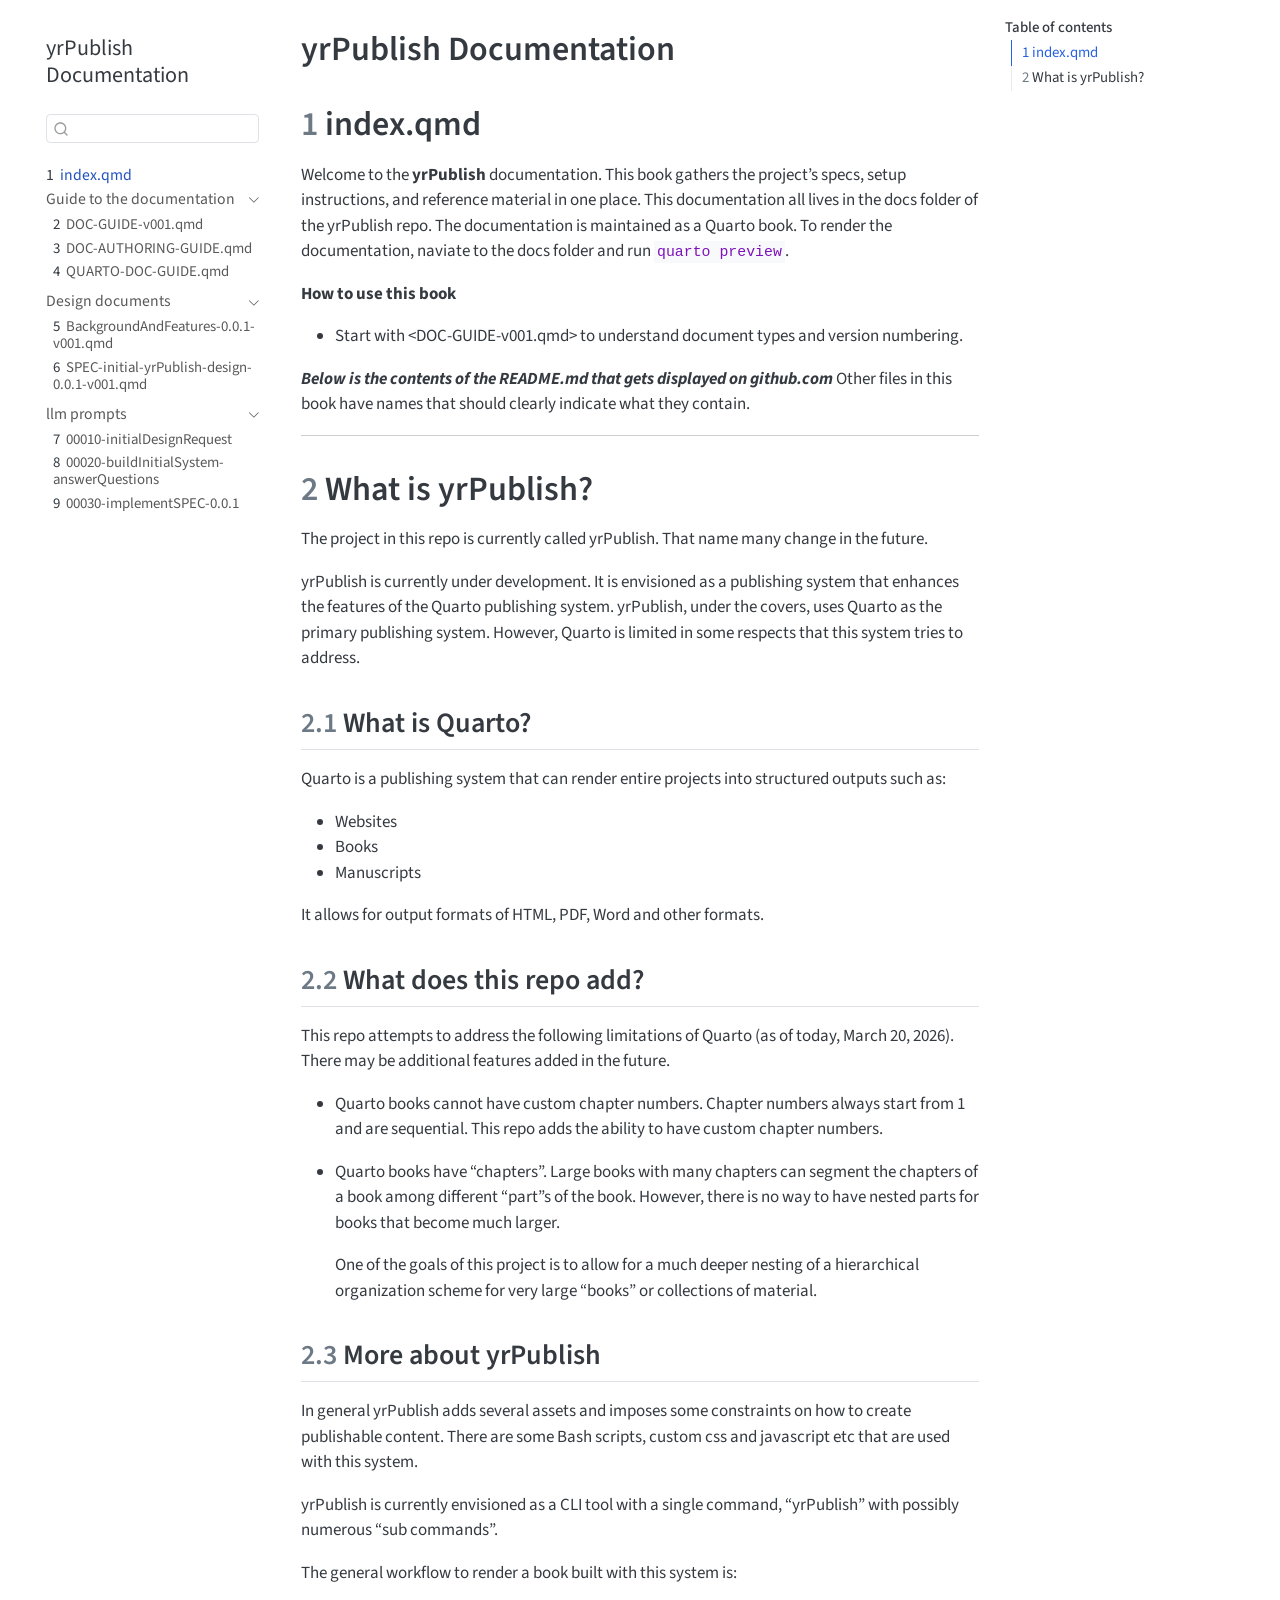
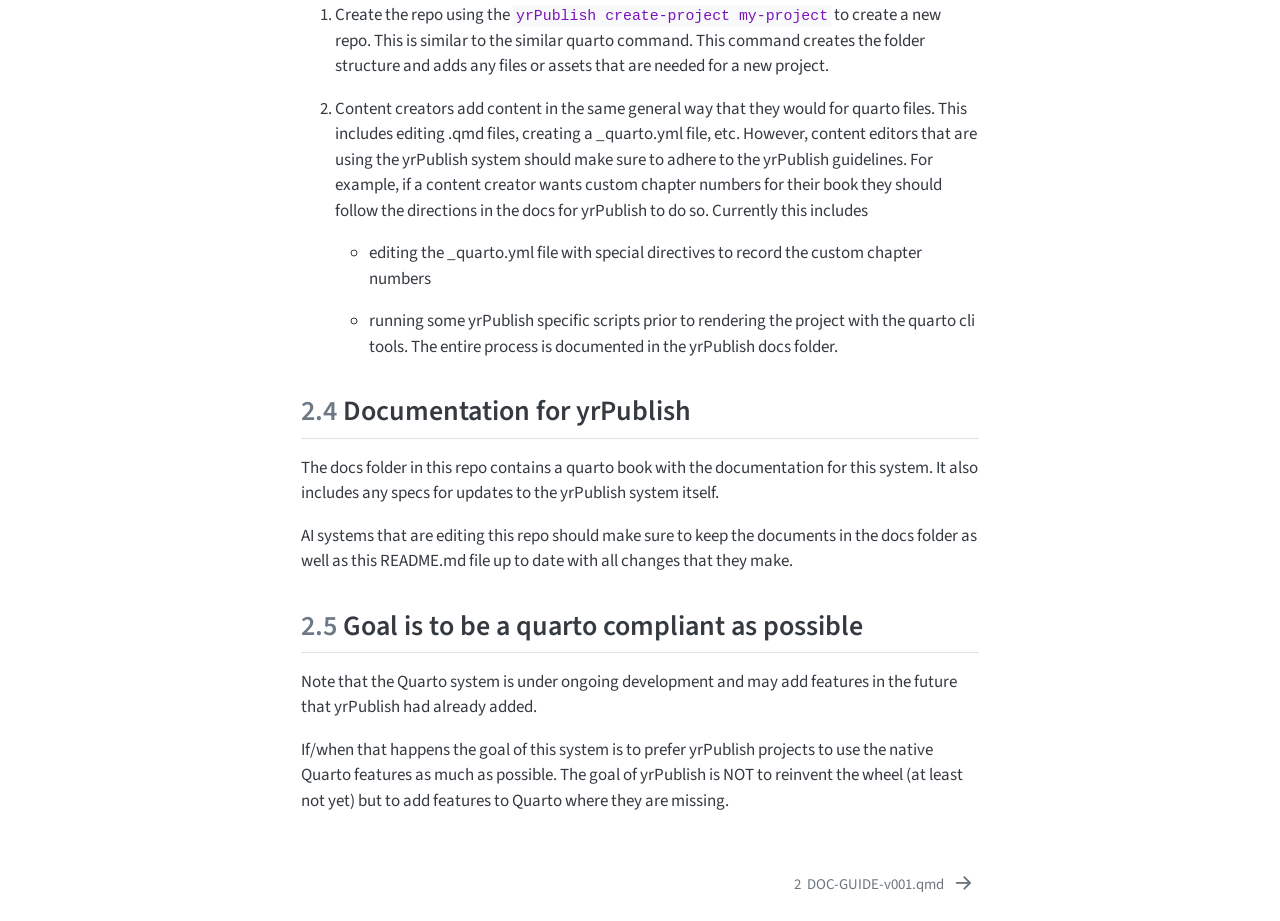
<file: docs/_book/index.html>
<!DOCTYPE html>
<html xmlns="http://www.w3.org/1999/xhtml" lang="en" xml:lang="en"><head>

<meta charset="utf-8">
<meta name="generator" content="quarto-1.7.33">

<meta name="viewport" content="width=device-width, initial-scale=1.0, user-scalable=yes">


<title>yrPublish Documentation</title>
<style>
code{white-space: pre-wrap;}
span.smallcaps{font-variant: small-caps;}
div.columns{display: flex; gap: min(4vw, 1.5em);}
div.column{flex: auto; overflow-x: auto;}
div.hanging-indent{margin-left: 1.5em; text-indent: -1.5em;}
ul.task-list{list-style: none;}
ul.task-list li input[type="checkbox"] {
  width: 0.8em;
  margin: 0 0.8em 0.2em -1em; /* quarto-specific, see https://github.com/quarto-dev/quarto-cli/issues/4556 */ 
  vertical-align: middle;
}
</style>


<script src="site_libs/quarto-nav/quarto-nav.js"></script>
<script src="site_libs/quarto-nav/headroom.min.js"></script>
<script src="site_libs/clipboard/clipboard.min.js"></script>
<script src="site_libs/quarto-search/autocomplete.umd.js"></script>
<script src="site_libs/quarto-search/fuse.min.js"></script>
<script src="site_libs/quarto-search/quarto-search.js"></script>
<meta name="quarto:offset" content="./">
<link href="./DOC-GUIDE-v001.html" rel="next">
<script src="site_libs/quarto-html/quarto.js" type="module"></script>
<script src="site_libs/quarto-html/tabsets/tabsets.js" type="module"></script>
<script src="site_libs/quarto-html/popper.min.js"></script>
<script src="site_libs/quarto-html/tippy.umd.min.js"></script>
<script src="site_libs/quarto-html/anchor.min.js"></script>
<link href="site_libs/quarto-html/tippy.css" rel="stylesheet">
<link href="site_libs/quarto-html/quarto-syntax-highlighting-ea385d0e468b0dd5ea5bf0780b1290d9.css" rel="stylesheet" id="quarto-text-highlighting-styles">
<script src="site_libs/bootstrap/bootstrap.min.js"></script>
<link href="site_libs/bootstrap/bootstrap-icons.css" rel="stylesheet">
<link href="site_libs/bootstrap/bootstrap-12250bc6d41324f970c4c53c607dc95b.min.css" rel="stylesheet" append-hash="true" id="quarto-bootstrap" data-mode="light">
<script id="quarto-search-options" type="application/json">{
  "location": "sidebar",
  "copy-button": false,
  "collapse-after": 3,
  "panel-placement": "start",
  "type": "textbox",
  "limit": 50,
  "keyboard-shortcut": [
    "f",
    "/",
    "s"
  ],
  "show-item-context": false,
  "language": {
    "search-no-results-text": "No results",
    "search-matching-documents-text": "matching documents",
    "search-copy-link-title": "Copy link to search",
    "search-hide-matches-text": "Hide additional matches",
    "search-more-match-text": "more match in this document",
    "search-more-matches-text": "more matches in this document",
    "search-clear-button-title": "Clear",
    "search-text-placeholder": "",
    "search-detached-cancel-button-title": "Cancel",
    "search-submit-button-title": "Submit",
    "search-label": "Search"
  }
}</script>


</head>

<body class="nav-sidebar floating quarto-light">

<div id="quarto-search-results"></div>
  <header id="quarto-header" class="headroom fixed-top">
  <nav class="quarto-secondary-nav">
    <div class="container-fluid d-flex">
      <button type="button" class="quarto-btn-toggle btn" data-bs-toggle="collapse" role="button" data-bs-target=".quarto-sidebar-collapse-item" aria-controls="quarto-sidebar" aria-expanded="false" aria-label="Toggle sidebar navigation" onclick="if (window.quartoToggleHeadroom) { window.quartoToggleHeadroom(); }">
        <i class="bi bi-layout-text-sidebar-reverse"></i>
      </button>
        <nav class="quarto-page-breadcrumbs" aria-label="breadcrumb"><ol class="breadcrumb"><li class="breadcrumb-item"><a href="./index.html"><span class="chapter-number">1</span>&nbsp; <span class="chapter-title">index.qmd</span></a></li></ol></nav>
        <a class="flex-grow-1" role="navigation" data-bs-toggle="collapse" data-bs-target=".quarto-sidebar-collapse-item" aria-controls="quarto-sidebar" aria-expanded="false" aria-label="Toggle sidebar navigation" onclick="if (window.quartoToggleHeadroom) { window.quartoToggleHeadroom(); }">      
        </a>
      <button type="button" class="btn quarto-search-button" aria-label="Search" onclick="window.quartoOpenSearch();">
        <i class="bi bi-search"></i>
      </button>
    </div>
  </nav>
</header>
<!-- content -->
<div id="quarto-content" class="quarto-container page-columns page-rows-contents page-layout-article">
<!-- sidebar -->
  <nav id="quarto-sidebar" class="sidebar collapse collapse-horizontal quarto-sidebar-collapse-item sidebar-navigation floating overflow-auto">
    <div class="pt-lg-2 mt-2 text-left sidebar-header">
    <div class="sidebar-title mb-0 py-0">
      <a href="./">yrPublish Documentation</a> 
    </div>
      </div>
        <div class="mt-2 flex-shrink-0 align-items-center">
        <div class="sidebar-search">
        <div id="quarto-search" class="" title="Search"></div>
        </div>
        </div>
    <div class="sidebar-menu-container"> 
    <ul class="list-unstyled mt-1">
        <li class="sidebar-item">
  <div class="sidebar-item-container"> 
  <a href="./index.html" class="sidebar-item-text sidebar-link active">
 <span class="menu-text"><span class="chapter-number">1</span>&nbsp; <span class="chapter-title">index.qmd</span></span></a>
  </div>
</li>
        <li class="sidebar-item sidebar-item-section">
      <div class="sidebar-item-container"> 
            <a class="sidebar-item-text sidebar-link text-start" data-bs-toggle="collapse" data-bs-target="#quarto-sidebar-section-1" role="navigation" aria-expanded="true">
 <span class="menu-text">Guide to the documentation</span></a>
          <a class="sidebar-item-toggle text-start" data-bs-toggle="collapse" data-bs-target="#quarto-sidebar-section-1" role="navigation" aria-expanded="true" aria-label="Toggle section">
            <i class="bi bi-chevron-right ms-2"></i>
          </a> 
      </div>
      <ul id="quarto-sidebar-section-1" class="collapse list-unstyled sidebar-section depth1 show">  
          <li class="sidebar-item">
  <div class="sidebar-item-container"> 
  <a href="./DOC-GUIDE-v001.html" class="sidebar-item-text sidebar-link">
 <span class="menu-text"><span class="chapter-number">2</span>&nbsp; <span class="chapter-title">DOC-GUIDE-v001.qmd</span></span></a>
  </div>
</li>
          <li class="sidebar-item">
  <div class="sidebar-item-container"> 
  <a href="./DOC-AUTHORING-GUIDE.html" class="sidebar-item-text sidebar-link">
 <span class="menu-text"><span class="chapter-number">3</span>&nbsp; <span class="chapter-title">DOC-AUTHORING-GUIDE.qmd</span></span></a>
  </div>
</li>
          <li class="sidebar-item">
  <div class="sidebar-item-container"> 
  <a href="./QUARTO-DOC-GUIDE.html" class="sidebar-item-text sidebar-link">
 <span class="menu-text"><span class="chapter-number">4</span>&nbsp; <span class="chapter-title">QUARTO-DOC-GUIDE.qmd</span></span></a>
  </div>
</li>
      </ul>
  </li>
        <li class="sidebar-item sidebar-item-section">
      <div class="sidebar-item-container"> 
            <a class="sidebar-item-text sidebar-link text-start" data-bs-toggle="collapse" data-bs-target="#quarto-sidebar-section-2" role="navigation" aria-expanded="true">
 <span class="menu-text">Design documents</span></a>
          <a class="sidebar-item-toggle text-start" data-bs-toggle="collapse" data-bs-target="#quarto-sidebar-section-2" role="navigation" aria-expanded="true" aria-label="Toggle section">
            <i class="bi bi-chevron-right ms-2"></i>
          </a> 
      </div>
      <ul id="quarto-sidebar-section-2" class="collapse list-unstyled sidebar-section depth1 show">  
          <li class="sidebar-item">
  <div class="sidebar-item-container"> 
  <a href="./BackgroundAndFeatures-0.0.1-v001.html" class="sidebar-item-text sidebar-link">
 <span class="menu-text"><span class="chapter-number">5</span>&nbsp; <span class="chapter-title">BackgroundAndFeatures-0.0.1-v001.qmd</span></span></a>
  </div>
</li>
          <li class="sidebar-item">
  <div class="sidebar-item-container"> 
  <a href="./SPEC-initial-yrPublish-design-0.0.1-v001.html" class="sidebar-item-text sidebar-link">
 <span class="menu-text"><span class="chapter-number">6</span>&nbsp; <span class="chapter-title">SPEC-initial-yrPublish-design-0.0.1-v001.qmd</span></span></a>
  </div>
</li>
      </ul>
  </li>
        <li class="sidebar-item sidebar-item-section">
      <div class="sidebar-item-container"> 
            <a class="sidebar-item-text sidebar-link text-start" data-bs-toggle="collapse" data-bs-target="#quarto-sidebar-section-3" role="navigation" aria-expanded="true">
 <span class="menu-text">llm prompts</span></a>
          <a class="sidebar-item-toggle text-start" data-bs-toggle="collapse" data-bs-target="#quarto-sidebar-section-3" role="navigation" aria-expanded="true" aria-label="Toggle section">
            <i class="bi bi-chevron-right ms-2"></i>
          </a> 
      </div>
      <ul id="quarto-sidebar-section-3" class="collapse list-unstyled sidebar-section depth1 show">  
          <li class="sidebar-item">
  <div class="sidebar-item-container"> 
  <a href="./llmChats/00010-initialDesignRequest/00010-prompt.html" class="sidebar-item-text sidebar-link">
 <span class="menu-text"><span class="chapter-number">7</span>&nbsp; <span class="chapter-title">00010-initialDesignRequest</span></span></a>
  </div>
</li>
          <li class="sidebar-item">
  <div class="sidebar-item-container"> 
  <a href="./llmChats/00020-buildInitialSystem-answerQuestions/prompt.html" class="sidebar-item-text sidebar-link">
 <span class="menu-text"><span class="chapter-number">8</span>&nbsp; <span class="chapter-title">00020-buildInitialSystem-answerQuestions</span></span></a>
  </div>
</li>
          <li class="sidebar-item">
  <div class="sidebar-item-container"> 
  <a href="./llmChats/00030-implementSPEC-0.0.1/prompt.html" class="sidebar-item-text sidebar-link">
 <span class="menu-text"><span class="chapter-number">9</span>&nbsp; <span class="chapter-title">00030-implementSPEC-0.0.1</span></span></a>
  </div>
</li>
      </ul>
  </li>
    </ul>
    </div>
</nav>
<div id="quarto-sidebar-glass" class="quarto-sidebar-collapse-item" data-bs-toggle="collapse" data-bs-target=".quarto-sidebar-collapse-item"></div>
<!-- margin-sidebar -->
    <div id="quarto-margin-sidebar" class="sidebar margin-sidebar">
        <nav id="TOC" role="doc-toc" class="toc-active">
    <h2 id="toc-title">Table of contents</h2>
   
  <ul>
  <li><a href="#index.qmd" id="toc-index.qmd" class="nav-link active" data-scroll-target="#index.qmd"><span class="header-section-number">1</span> index.qmd</a></li>
  <li><a href="#what-is-yrpublish" id="toc-what-is-yrpublish" class="nav-link" data-scroll-target="#what-is-yrpublish"><span class="header-section-number">2</span> What is yrPublish?</a>
  <ul class="collapse">
  <li><a href="#what-is-quarto" id="toc-what-is-quarto" class="nav-link" data-scroll-target="#what-is-quarto"><span class="header-section-number">2.1</span> What is Quarto?</a></li>
  <li><a href="#what-does-this-repo-add" id="toc-what-does-this-repo-add" class="nav-link" data-scroll-target="#what-does-this-repo-add"><span class="header-section-number">2.2</span> What does this repo add?</a></li>
  <li><a href="#more-about-yrpublish" id="toc-more-about-yrpublish" class="nav-link" data-scroll-target="#more-about-yrpublish"><span class="header-section-number">2.3</span> More about yrPublish</a></li>
  <li><a href="#documentation-for-yrpublish" id="toc-documentation-for-yrpublish" class="nav-link" data-scroll-target="#documentation-for-yrpublish"><span class="header-section-number">2.4</span> Documentation for yrPublish</a></li>
  <li><a href="#goal-is-to-be-a-quarto-compliant-as-possible" id="toc-goal-is-to-be-a-quarto-compliant-as-possible" class="nav-link" data-scroll-target="#goal-is-to-be-a-quarto-compliant-as-possible"><span class="header-section-number">2.5</span> Goal is to be a quarto compliant as possible</a></li>
  </ul></li>
  </ul>
</nav>
    </div>
<!-- main -->
<main class="content" id="quarto-document-content">

<header id="title-block-header" class="quarto-title-block default">
<div class="quarto-title">
<h1 class="title">yrPublish Documentation</h1>
</div>



<div class="quarto-title-meta">

    
  
    
  </div>
  


</header>


<section id="index.qmd" class="level1" data-number="1">
<h1 data-number="1"><span class="header-section-number">1</span> index.qmd</h1>
<p>Welcome to the <strong>yrPublish</strong> documentation. This book gathers the project’s specs, setup instructions, and reference material in one place. This documentation all lives in the docs folder of the yrPublish repo. The documentation is maintained as a Quarto book. To render the documentation, naviate to the docs folder and run <code>quarto preview</code>.</p>
<p><strong>How to use this book</strong></p>
<ul>
<li>Start with &lt;DOC-GUIDE-v001.qmd&gt; to understand document types and version numbering.</li>
</ul>
<p><strong><em>Below is the contents of the README.md that gets displayed on github.com</em></strong> Other files in this book have names that should clearly indicate what they contain.</p>
<hr>
</section>
<section id="what-is-yrpublish" class="level1" data-number="2">
<h1 data-number="2"><span class="header-section-number">2</span> What is yrPublish?</h1>
<p>The project in this repo is currently called yrPublish. That name many change in the future.</p>
<p>yrPublish is currently under development. It is envisioned as a publishing system that enhances the features of the Quarto publishing system. yrPublish, under the covers, uses Quarto as the primary publishing system. However, Quarto is limited in some respects that this system tries to address.</p>
<section id="what-is-quarto" class="level2" data-number="2.1">
<h2 data-number="2.1" class="anchored" data-anchor-id="what-is-quarto"><span class="header-section-number">2.1</span> What is Quarto?</h2>
<p>Quarto is a publishing system that can render entire projects into structured outputs such as:</p>
<ul>
<li>Websites</li>
<li>Books</li>
<li>Manuscripts</li>
</ul>
<p>It allows for output formats of HTML, PDF, Word and other formats.</p>
</section>
<section id="what-does-this-repo-add" class="level2" data-number="2.2">
<h2 data-number="2.2" class="anchored" data-anchor-id="what-does-this-repo-add"><span class="header-section-number">2.2</span> What does this repo add?</h2>
<p>This repo attempts to address the following limitations of Quarto (as of today, March 20, 2026). There may be additional features added in the future.</p>
<ul>
<li><p>Quarto books cannot have custom chapter numbers. Chapter numbers always start from 1 and are sequential. This repo adds the ability to have custom chapter numbers.</p></li>
<li><p>Quarto books have “chapters”. Large books with many chapters can segment the chapters of a book among different “part”s of the book. However, there is no way to have nested parts for books that become much larger.</p>
<p>One of the goals of this project is to allow for a much deeper nesting of a hierarchical organization scheme for very large “books” or collections of material.</p></li>
</ul>
</section>
<section id="more-about-yrpublish" class="level2" data-number="2.3">
<h2 data-number="2.3" class="anchored" data-anchor-id="more-about-yrpublish"><span class="header-section-number">2.3</span> More about yrPublish</h2>
<p>In general yrPublish adds several assets and imposes some constraints on how to create publishable content. There are some Bash scripts, custom css and javascript etc that are used with this system.</p>
<p>yrPublish is currently envisioned as a CLI tool with a single command, “yrPublish” with possibly numerous “sub commands”.</p>
<p>The general workflow to render a book built with this system is:</p>
<ol type="1">
<li><p>Create the repo using the <code>yrPublish create-project my-project</code> to create a new repo. This is similar to the similar quarto command. This command creates the folder structure and adds any files or assets that are needed for a new project.</p></li>
<li><p>Content creators add content in the same general way that they would for quarto files. This includes editing .qmd files, creating a _quarto.yml file, etc. However, content editors that are using the yrPublish system should make sure to adhere to the yrPublish guidelines. For example, if a content creator wants custom chapter numbers for their book they should follow the directions in the docs for yrPublish to do so. Currently this includes</p>
<ul>
<li><p>editing the _quarto.yml file with special directives to record the custom chapter numbers</p></li>
<li><p>running some yrPublish specific scripts prior to rendering the project with the quarto cli tools. The entire process is documented in the yrPublish docs folder.</p></li>
</ul></li>
</ol>
</section>
<section id="documentation-for-yrpublish" class="level2" data-number="2.4">
<h2 data-number="2.4" class="anchored" data-anchor-id="documentation-for-yrpublish"><span class="header-section-number">2.4</span> Documentation for yrPublish</h2>
<p>The docs folder in this repo contains a quarto book with the documentation for this system. It also includes any specs for updates to the yrPublish system itself.</p>
<p>AI systems that are editing this repo should make sure to keep the documents in the docs folder as well as this README.md file up to date with all changes that they make.</p>
</section>
<section id="goal-is-to-be-a-quarto-compliant-as-possible" class="level2" data-number="2.5">
<h2 data-number="2.5" class="anchored" data-anchor-id="goal-is-to-be-a-quarto-compliant-as-possible"><span class="header-section-number">2.5</span> Goal is to be a quarto compliant as possible</h2>
<p>Note that the Quarto system is under ongoing development and may add features in the future that yrPublish had already added.</p>
<p>If/when that happens the goal of this system is to prefer yrPublish projects to use the native Quarto features as much as possible. The goal of yrPublish is NOT to reinvent the wheel (at least not yet) but to add features to Quarto where they are missing.</p>


</section>
</section>

</main> <!-- /main -->
<script id="quarto-html-after-body" type="application/javascript">
  window.document.addEventListener("DOMContentLoaded", function (event) {
    const icon = "";
    const anchorJS = new window.AnchorJS();
    anchorJS.options = {
      placement: 'right',
      icon: icon
    };
    anchorJS.add('.anchored');
    const isCodeAnnotation = (el) => {
      for (const clz of el.classList) {
        if (clz.startsWith('code-annotation-')) {                     
          return true;
        }
      }
      return false;
    }
    const onCopySuccess = function(e) {
      // button target
      const button = e.trigger;
      // don't keep focus
      button.blur();
      // flash "checked"
      button.classList.add('code-copy-button-checked');
      var currentTitle = button.getAttribute("title");
      button.setAttribute("title", "Copied!");
      let tooltip;
      if (window.bootstrap) {
        button.setAttribute("data-bs-toggle", "tooltip");
        button.setAttribute("data-bs-placement", "left");
        button.setAttribute("data-bs-title", "Copied!");
        tooltip = new bootstrap.Tooltip(button, 
          { trigger: "manual", 
            customClass: "code-copy-button-tooltip",
            offset: [0, -8]});
        tooltip.show();    
      }
      setTimeout(function() {
        if (tooltip) {
          tooltip.hide();
          button.removeAttribute("data-bs-title");
          button.removeAttribute("data-bs-toggle");
          button.removeAttribute("data-bs-placement");
        }
        button.setAttribute("title", currentTitle);
        button.classList.remove('code-copy-button-checked');
      }, 1000);
      // clear code selection
      e.clearSelection();
    }
    const getTextToCopy = function(trigger) {
        const codeEl = trigger.previousElementSibling.cloneNode(true);
        for (const childEl of codeEl.children) {
          if (isCodeAnnotation(childEl)) {
            childEl.remove();
          }
        }
        return codeEl.innerText;
    }
    const clipboard = new window.ClipboardJS('.code-copy-button:not([data-in-quarto-modal])', {
      text: getTextToCopy
    });
    clipboard.on('success', onCopySuccess);
    if (window.document.getElementById('quarto-embedded-source-code-modal')) {
      const clipboardModal = new window.ClipboardJS('.code-copy-button[data-in-quarto-modal]', {
        text: getTextToCopy,
        container: window.document.getElementById('quarto-embedded-source-code-modal')
      });
      clipboardModal.on('success', onCopySuccess);
    }
      var localhostRegex = new RegExp(/^(?:http|https):\/\/localhost\:?[0-9]*\//);
      var mailtoRegex = new RegExp(/^mailto:/);
        var filterRegex = new RegExp('/' + window.location.host + '/');
      var isInternal = (href) => {
          return filterRegex.test(href) || localhostRegex.test(href) || mailtoRegex.test(href);
      }
      // Inspect non-navigation links and adorn them if external
     var links = window.document.querySelectorAll('a[href]:not(.nav-link):not(.navbar-brand):not(.toc-action):not(.sidebar-link):not(.sidebar-item-toggle):not(.pagination-link):not(.no-external):not([aria-hidden]):not(.dropdown-item):not(.quarto-navigation-tool):not(.about-link)');
      for (var i=0; i<links.length; i++) {
        const link = links[i];
        if (!isInternal(link.href)) {
          // undo the damage that might have been done by quarto-nav.js in the case of
          // links that we want to consider external
          if (link.dataset.originalHref !== undefined) {
            link.href = link.dataset.originalHref;
          }
        }
      }
    function tippyHover(el, contentFn, onTriggerFn, onUntriggerFn) {
      const config = {
        allowHTML: true,
        maxWidth: 500,
        delay: 100,
        arrow: false,
        appendTo: function(el) {
            return el.parentElement;
        },
        interactive: true,
        interactiveBorder: 10,
        theme: 'quarto',
        placement: 'bottom-start',
      };
      if (contentFn) {
        config.content = contentFn;
      }
      if (onTriggerFn) {
        config.onTrigger = onTriggerFn;
      }
      if (onUntriggerFn) {
        config.onUntrigger = onUntriggerFn;
      }
      window.tippy(el, config); 
    }
    const noterefs = window.document.querySelectorAll('a[role="doc-noteref"]');
    for (var i=0; i<noterefs.length; i++) {
      const ref = noterefs[i];
      tippyHover(ref, function() {
        // use id or data attribute instead here
        let href = ref.getAttribute('data-footnote-href') || ref.getAttribute('href');
        try { href = new URL(href).hash; } catch {}
        const id = href.replace(/^#\/?/, "");
        const note = window.document.getElementById(id);
        if (note) {
          return note.innerHTML;
        } else {
          return "";
        }
      });
    }
    const xrefs = window.document.querySelectorAll('a.quarto-xref');
    const processXRef = (id, note) => {
      // Strip column container classes
      const stripColumnClz = (el) => {
        el.classList.remove("page-full", "page-columns");
        if (el.children) {
          for (const child of el.children) {
            stripColumnClz(child);
          }
        }
      }
      stripColumnClz(note)
      if (id === null || id.startsWith('sec-')) {
        // Special case sections, only their first couple elements
        const container = document.createElement("div");
        if (note.children && note.children.length > 2) {
          container.appendChild(note.children[0].cloneNode(true));
          for (let i = 1; i < note.children.length; i++) {
            const child = note.children[i];
            if (child.tagName === "P" && child.innerText === "") {
              continue;
            } else {
              container.appendChild(child.cloneNode(true));
              break;
            }
          }
          if (window.Quarto?.typesetMath) {
            window.Quarto.typesetMath(container);
          }
          return container.innerHTML
        } else {
          if (window.Quarto?.typesetMath) {
            window.Quarto.typesetMath(note);
          }
          return note.innerHTML;
        }
      } else {
        // Remove any anchor links if they are present
        const anchorLink = note.querySelector('a.anchorjs-link');
        if (anchorLink) {
          anchorLink.remove();
        }
        if (window.Quarto?.typesetMath) {
          window.Quarto.typesetMath(note);
        }
        if (note.classList.contains("callout")) {
          return note.outerHTML;
        } else {
          return note.innerHTML;
        }
      }
    }
    for (var i=0; i<xrefs.length; i++) {
      const xref = xrefs[i];
      tippyHover(xref, undefined, function(instance) {
        instance.disable();
        let url = xref.getAttribute('href');
        let hash = undefined; 
        if (url.startsWith('#')) {
          hash = url;
        } else {
          try { hash = new URL(url).hash; } catch {}
        }
        if (hash) {
          const id = hash.replace(/^#\/?/, "");
          const note = window.document.getElementById(id);
          if (note !== null) {
            try {
              const html = processXRef(id, note.cloneNode(true));
              instance.setContent(html);
            } finally {
              instance.enable();
              instance.show();
            }
          } else {
            // See if we can fetch this
            fetch(url.split('#')[0])
            .then(res => res.text())
            .then(html => {
              const parser = new DOMParser();
              const htmlDoc = parser.parseFromString(html, "text/html");
              const note = htmlDoc.getElementById(id);
              if (note !== null) {
                const html = processXRef(id, note);
                instance.setContent(html);
              } 
            }).finally(() => {
              instance.enable();
              instance.show();
            });
          }
        } else {
          // See if we can fetch a full url (with no hash to target)
          // This is a special case and we should probably do some content thinning / targeting
          fetch(url)
          .then(res => res.text())
          .then(html => {
            const parser = new DOMParser();
            const htmlDoc = parser.parseFromString(html, "text/html");
            const note = htmlDoc.querySelector('main.content');
            if (note !== null) {
              // This should only happen for chapter cross references
              // (since there is no id in the URL)
              // remove the first header
              if (note.children.length > 0 && note.children[0].tagName === "HEADER") {
                note.children[0].remove();
              }
              const html = processXRef(null, note);
              instance.setContent(html);
            } 
          }).finally(() => {
            instance.enable();
            instance.show();
          });
        }
      }, function(instance) {
      });
    }
        let selectedAnnoteEl;
        const selectorForAnnotation = ( cell, annotation) => {
          let cellAttr = 'data-code-cell="' + cell + '"';
          let lineAttr = 'data-code-annotation="' +  annotation + '"';
          const selector = 'span[' + cellAttr + '][' + lineAttr + ']';
          return selector;
        }
        const selectCodeLines = (annoteEl) => {
          const doc = window.document;
          const targetCell = annoteEl.getAttribute("data-target-cell");
          const targetAnnotation = annoteEl.getAttribute("data-target-annotation");
          const annoteSpan = window.document.querySelector(selectorForAnnotation(targetCell, targetAnnotation));
          const lines = annoteSpan.getAttribute("data-code-lines").split(",");
          const lineIds = lines.map((line) => {
            return targetCell + "-" + line;
          })
          let top = null;
          let height = null;
          let parent = null;
          if (lineIds.length > 0) {
              //compute the position of the single el (top and bottom and make a div)
              const el = window.document.getElementById(lineIds[0]);
              top = el.offsetTop;
              height = el.offsetHeight;
              parent = el.parentElement.parentElement;
            if (lineIds.length > 1) {
              const lastEl = window.document.getElementById(lineIds[lineIds.length - 1]);
              const bottom = lastEl.offsetTop + lastEl.offsetHeight;
              height = bottom - top;
            }
            if (top !== null && height !== null && parent !== null) {
              // cook up a div (if necessary) and position it 
              let div = window.document.getElementById("code-annotation-line-highlight");
              if (div === null) {
                div = window.document.createElement("div");
                div.setAttribute("id", "code-annotation-line-highlight");
                div.style.position = 'absolute';
                parent.appendChild(div);
              }
              div.style.top = top - 2 + "px";
              div.style.height = height + 4 + "px";
              div.style.left = 0;
              let gutterDiv = window.document.getElementById("code-annotation-line-highlight-gutter");
              if (gutterDiv === null) {
                gutterDiv = window.document.createElement("div");
                gutterDiv.setAttribute("id", "code-annotation-line-highlight-gutter");
                gutterDiv.style.position = 'absolute';
                const codeCell = window.document.getElementById(targetCell);
                const gutter = codeCell.querySelector('.code-annotation-gutter');
                gutter.appendChild(gutterDiv);
              }
              gutterDiv.style.top = top - 2 + "px";
              gutterDiv.style.height = height + 4 + "px";
            }
            selectedAnnoteEl = annoteEl;
          }
        };
        const unselectCodeLines = () => {
          const elementsIds = ["code-annotation-line-highlight", "code-annotation-line-highlight-gutter"];
          elementsIds.forEach((elId) => {
            const div = window.document.getElementById(elId);
            if (div) {
              div.remove();
            }
          });
          selectedAnnoteEl = undefined;
        };
          // Handle positioning of the toggle
      window.addEventListener(
        "resize",
        throttle(() => {
          elRect = undefined;
          if (selectedAnnoteEl) {
            selectCodeLines(selectedAnnoteEl);
          }
        }, 10)
      );
      function throttle(fn, ms) {
      let throttle = false;
      let timer;
        return (...args) => {
          if(!throttle) { // first call gets through
              fn.apply(this, args);
              throttle = true;
          } else { // all the others get throttled
              if(timer) clearTimeout(timer); // cancel #2
              timer = setTimeout(() => {
                fn.apply(this, args);
                timer = throttle = false;
              }, ms);
          }
        };
      }
        // Attach click handler to the DT
        const annoteDls = window.document.querySelectorAll('dt[data-target-cell]');
        for (const annoteDlNode of annoteDls) {
          annoteDlNode.addEventListener('click', (event) => {
            const clickedEl = event.target;
            if (clickedEl !== selectedAnnoteEl) {
              unselectCodeLines();
              const activeEl = window.document.querySelector('dt[data-target-cell].code-annotation-active');
              if (activeEl) {
                activeEl.classList.remove('code-annotation-active');
              }
              selectCodeLines(clickedEl);
              clickedEl.classList.add('code-annotation-active');
            } else {
              // Unselect the line
              unselectCodeLines();
              clickedEl.classList.remove('code-annotation-active');
            }
          });
        }
    const findCites = (el) => {
      const parentEl = el.parentElement;
      if (parentEl) {
        const cites = parentEl.dataset.cites;
        if (cites) {
          return {
            el,
            cites: cites.split(' ')
          };
        } else {
          return findCites(el.parentElement)
        }
      } else {
        return undefined;
      }
    };
    var bibliorefs = window.document.querySelectorAll('a[role="doc-biblioref"]');
    for (var i=0; i<bibliorefs.length; i++) {
      const ref = bibliorefs[i];
      const citeInfo = findCites(ref);
      if (citeInfo) {
        tippyHover(citeInfo.el, function() {
          var popup = window.document.createElement('div');
          citeInfo.cites.forEach(function(cite) {
            var citeDiv = window.document.createElement('div');
            citeDiv.classList.add('hanging-indent');
            citeDiv.classList.add('csl-entry');
            var biblioDiv = window.document.getElementById('ref-' + cite);
            if (biblioDiv) {
              citeDiv.innerHTML = biblioDiv.innerHTML;
            }
            popup.appendChild(citeDiv);
          });
          return popup.innerHTML;
        });
      }
    }
  });
  </script>
<nav class="page-navigation">
  <div class="nav-page nav-page-previous">
  </div>
  <div class="nav-page nav-page-next">
      <a href="./DOC-GUIDE-v001.html" class="pagination-link" aria-label="DOC-GUIDE-v001.qmd">
        <span class="nav-page-text"><span class="chapter-number">2</span>&nbsp; <span class="chapter-title">DOC-GUIDE-v001.qmd</span></span> <i class="bi bi-arrow-right-short"></i>
      </a>
  </div>
</nav>
</div> <!-- /content -->




</body></html>
</file>
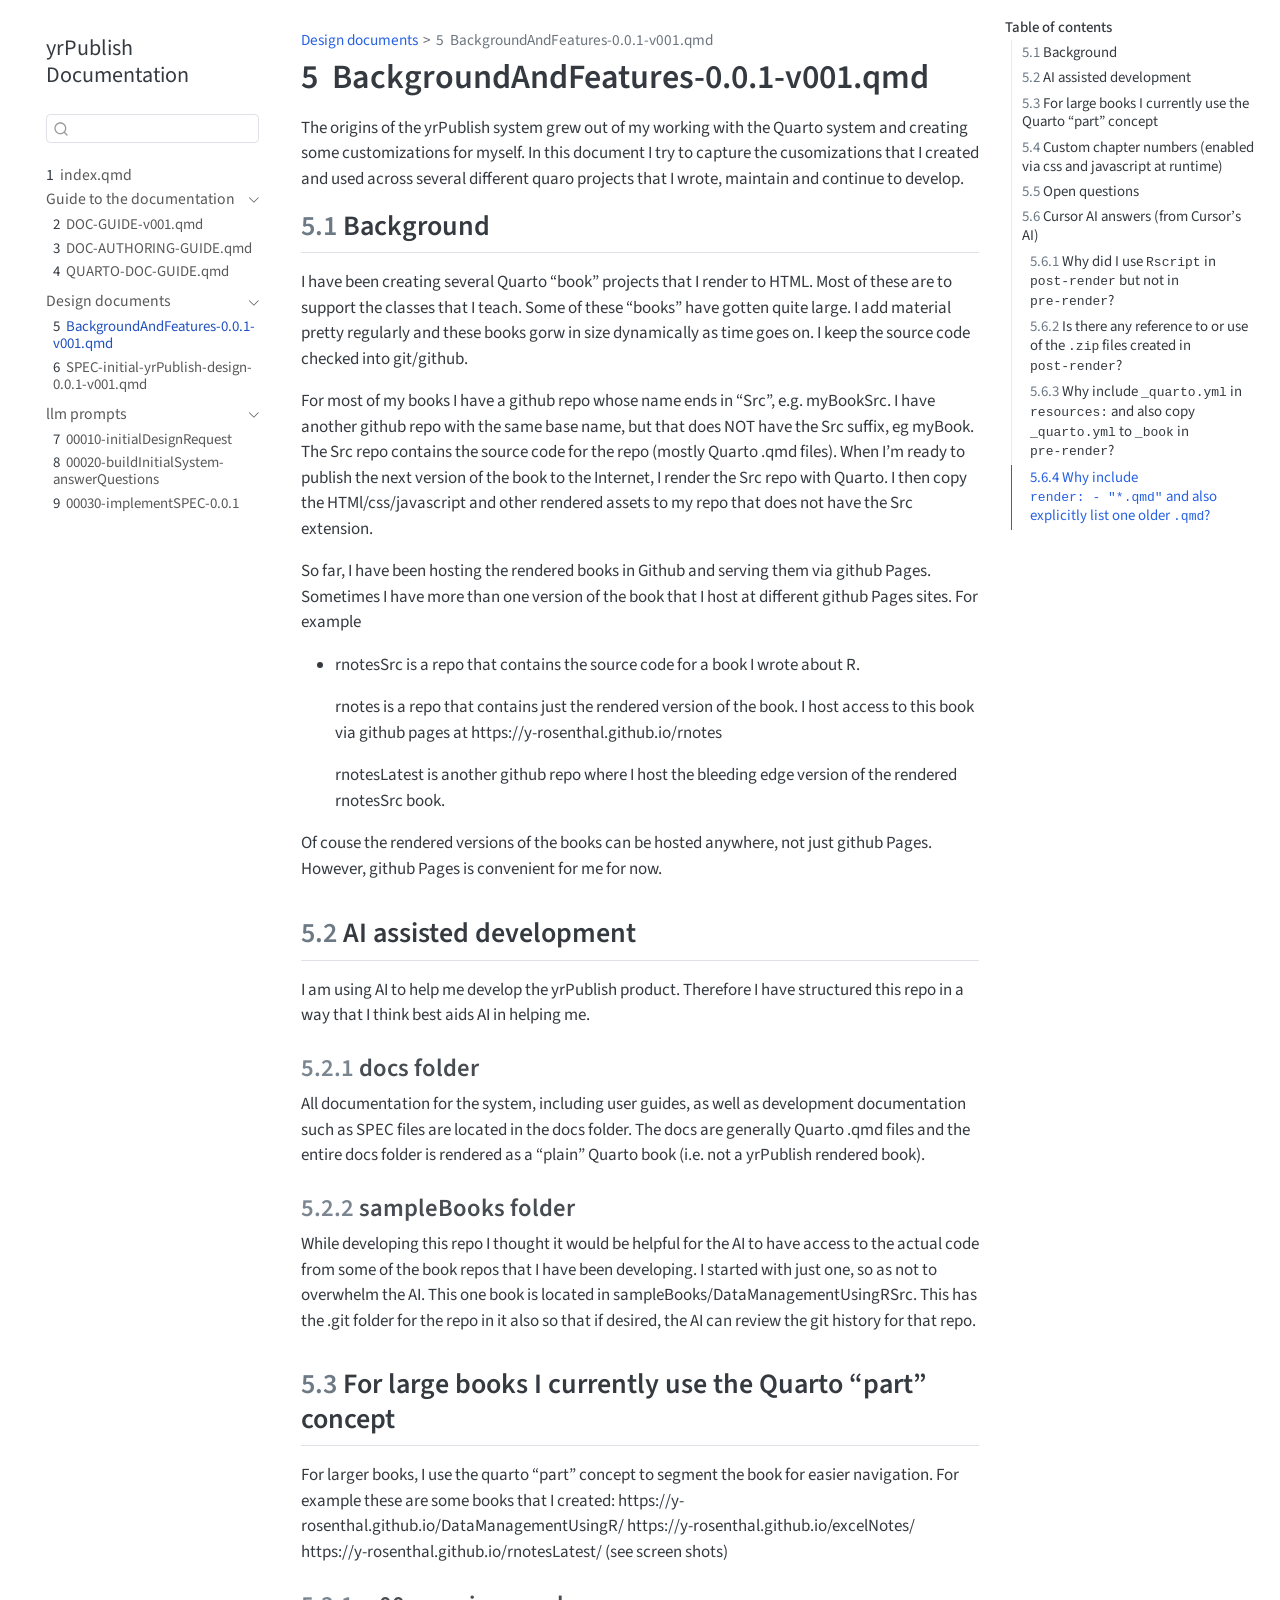
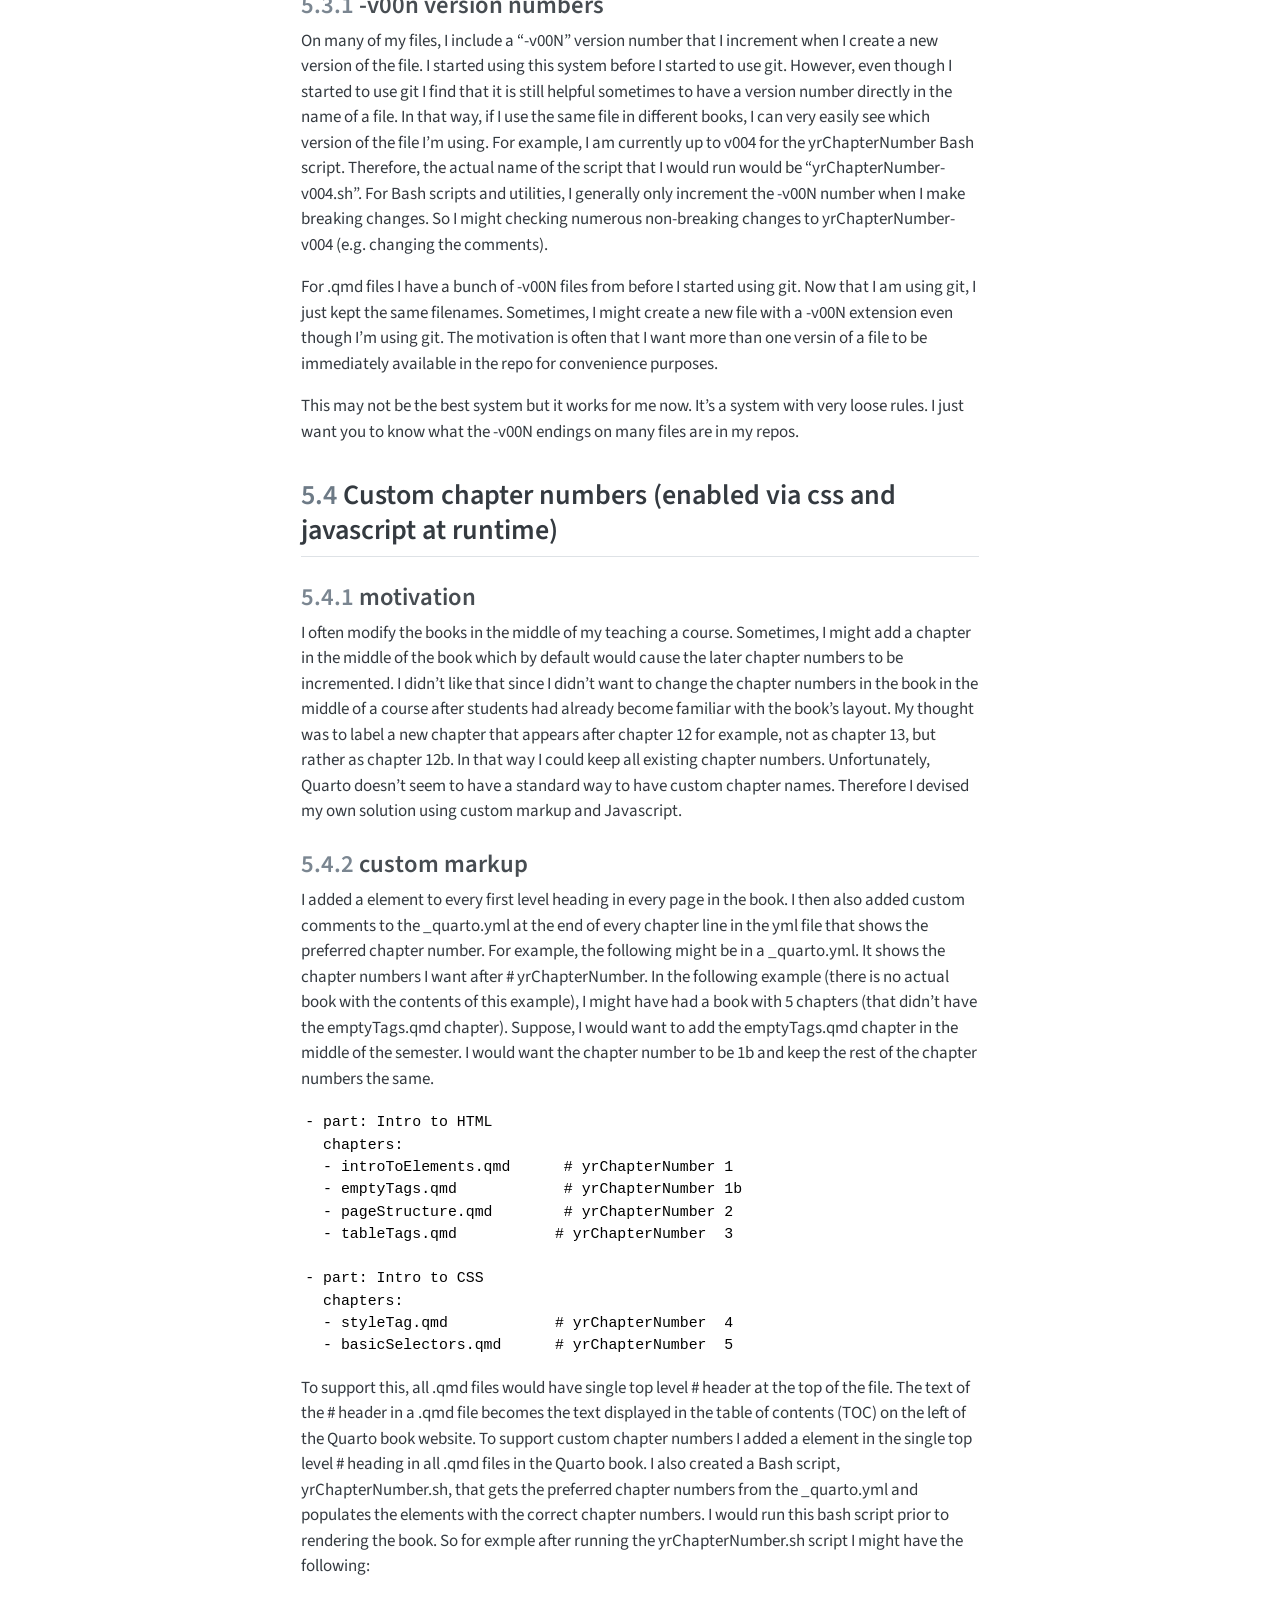
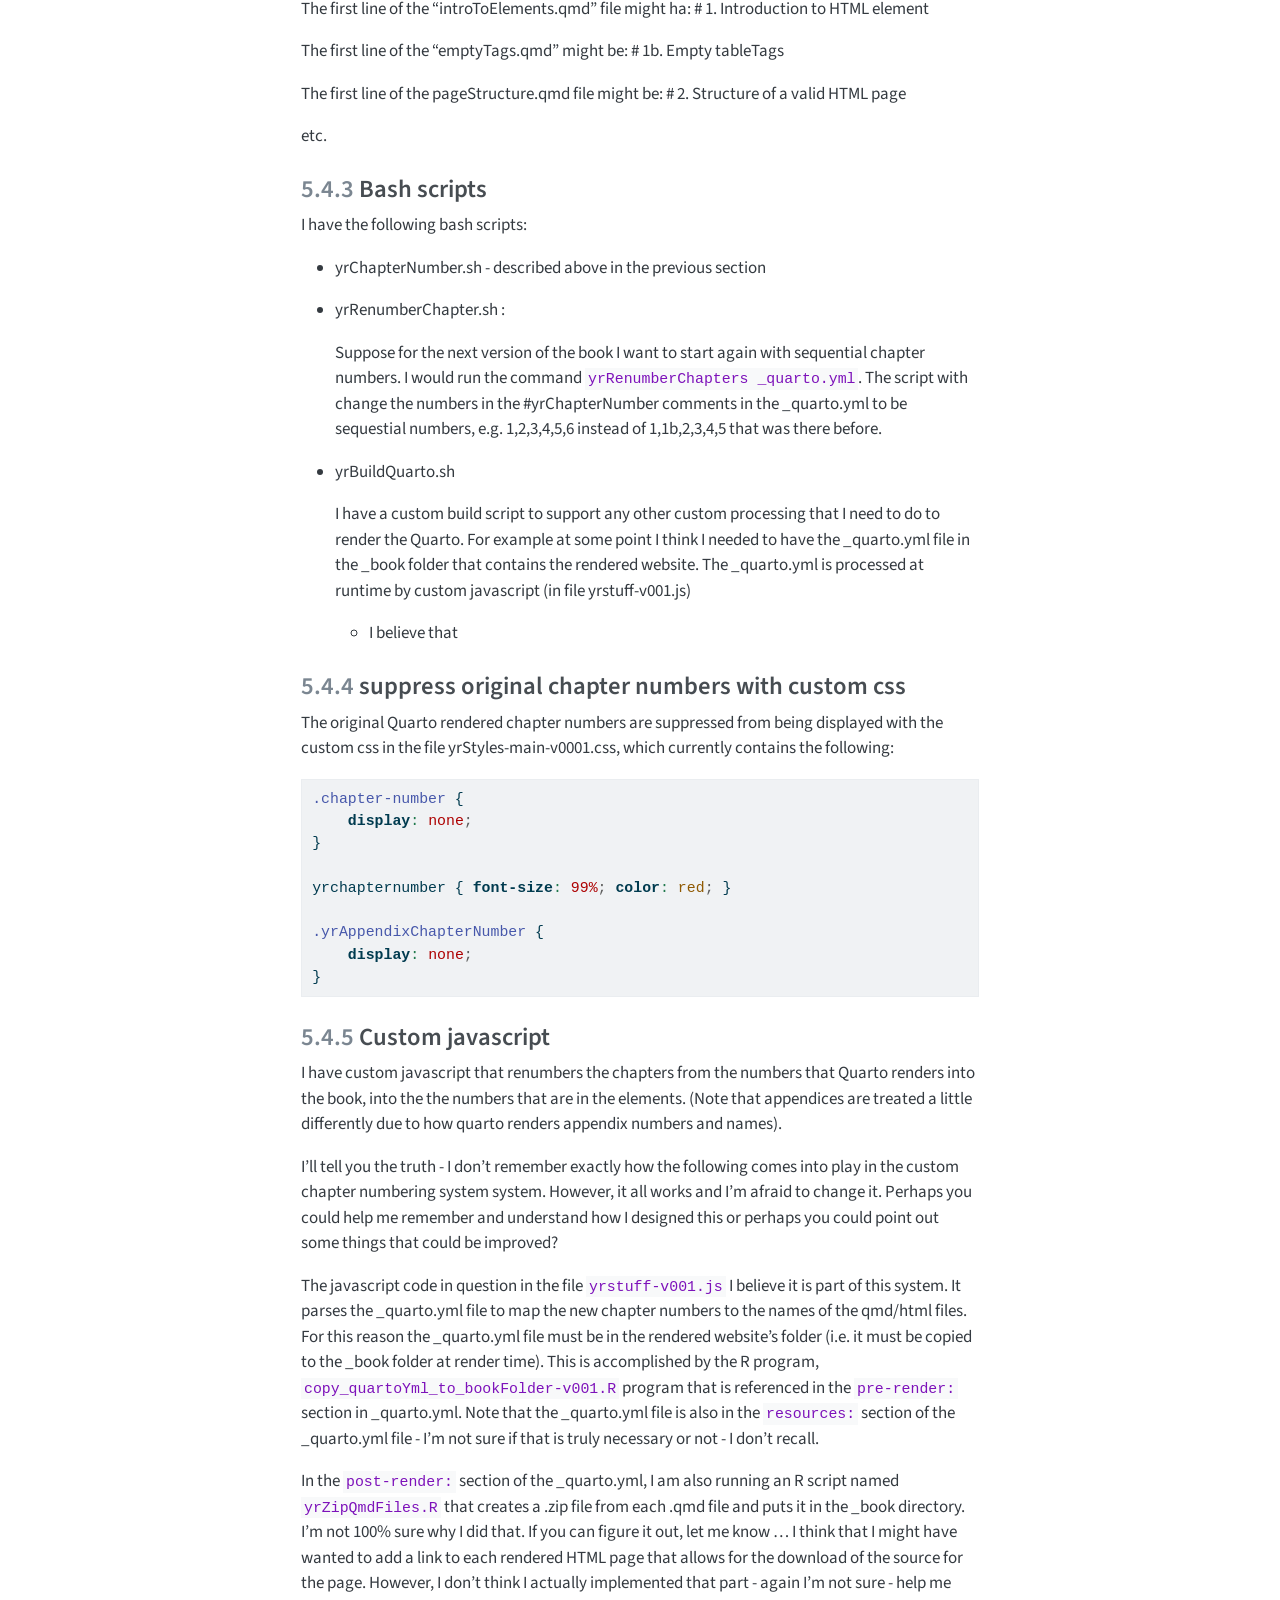
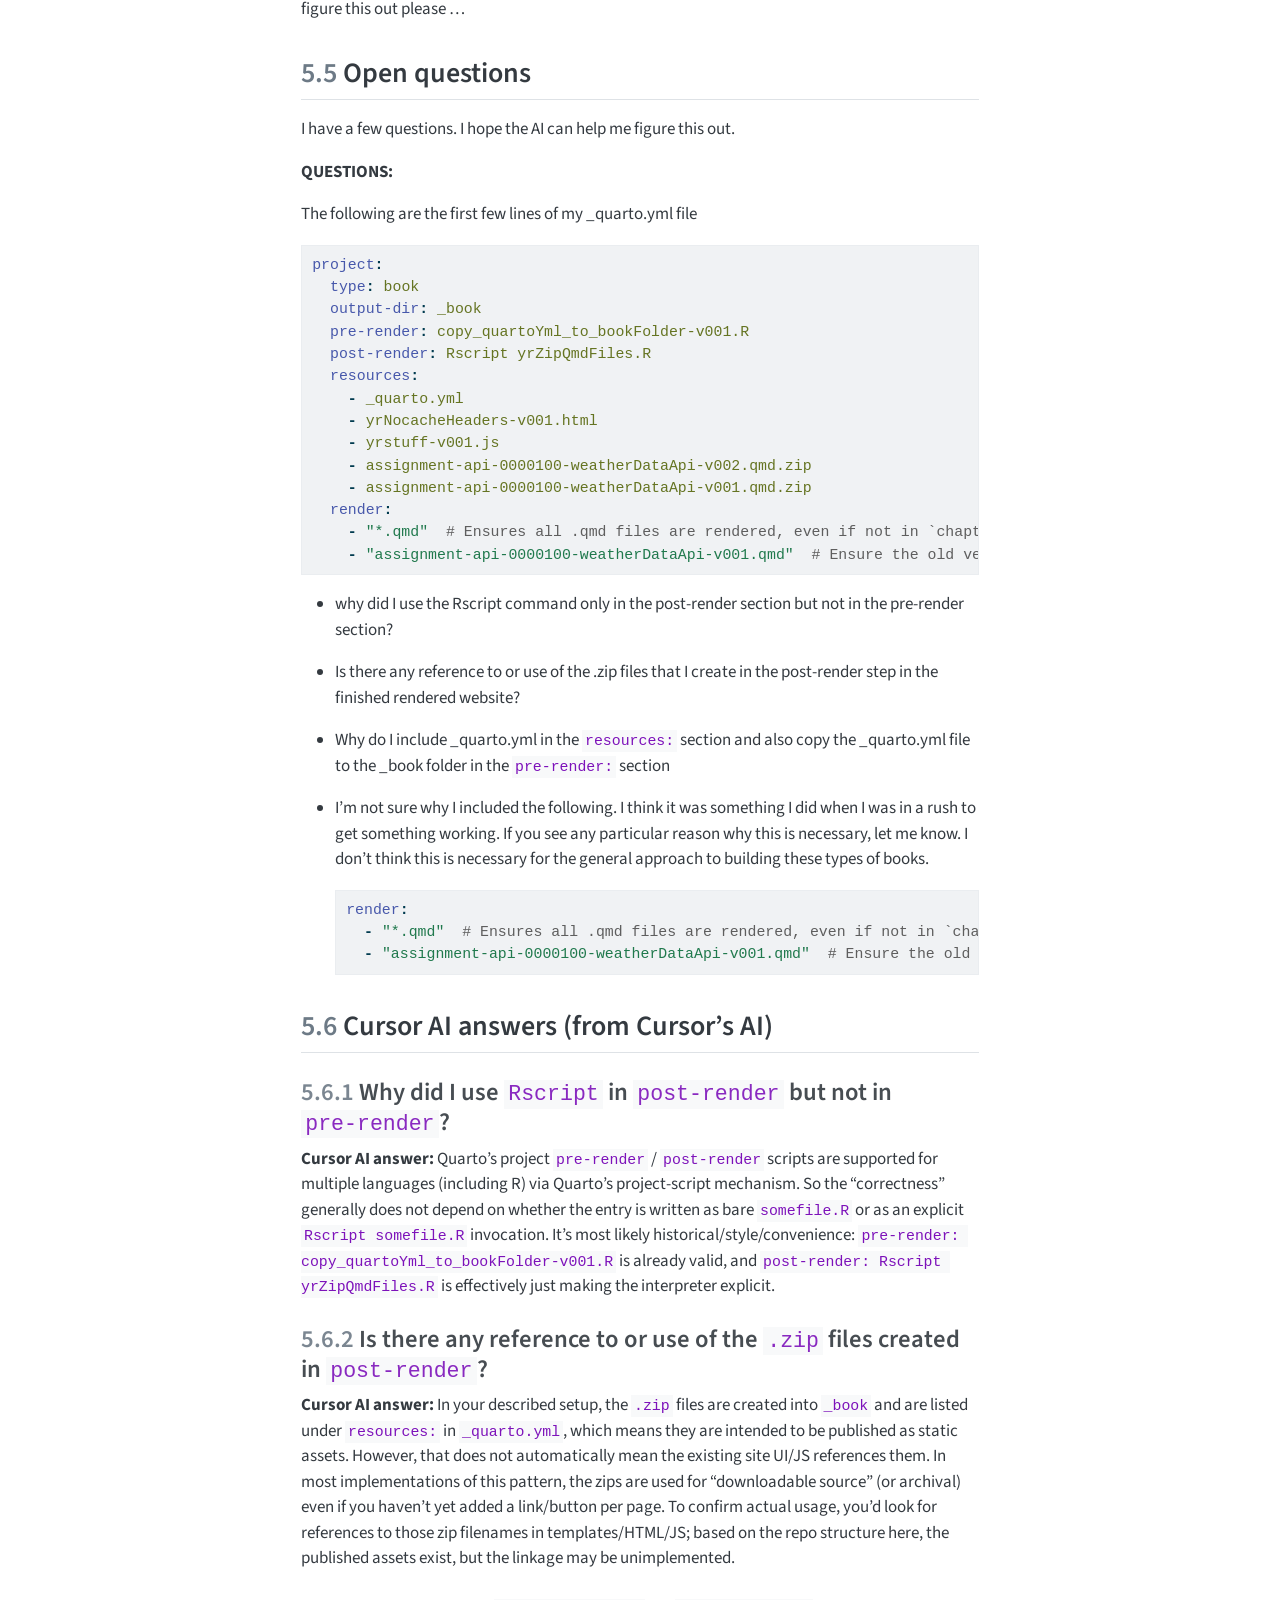
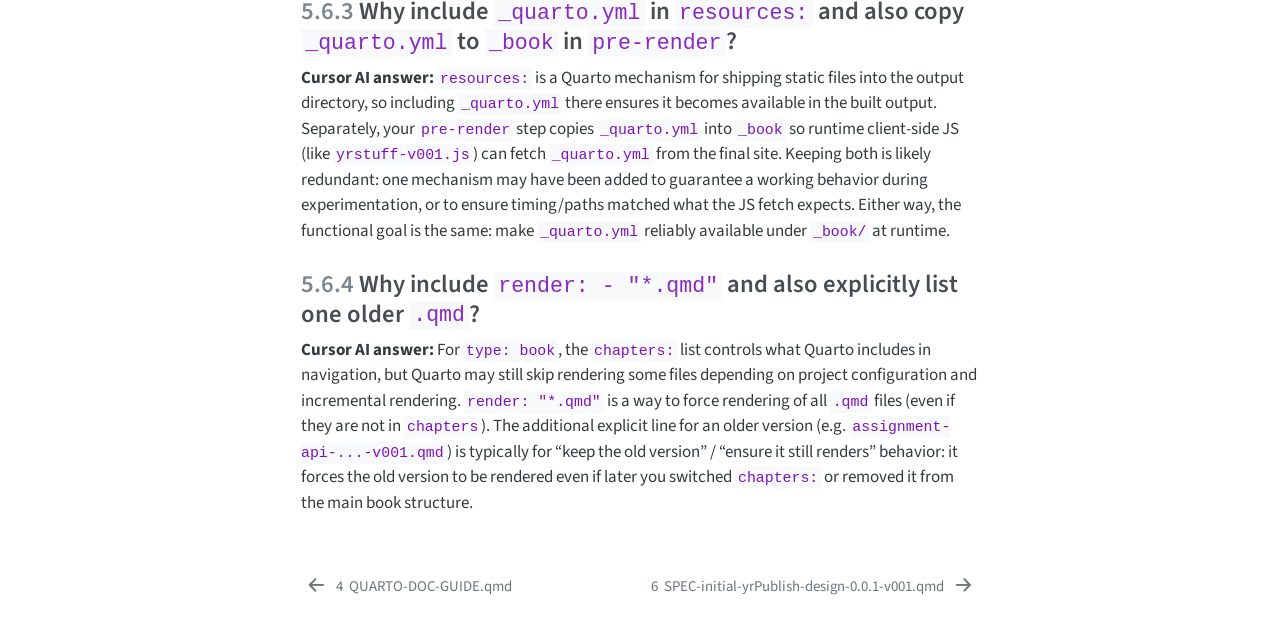
<file: docs/_book/BackgroundAndFeatures-0.0.1-v001.html>
<!DOCTYPE html>
<html xmlns="http://www.w3.org/1999/xhtml" lang="en" xml:lang="en"><head>

<meta charset="utf-8">
<meta name="generator" content="quarto-1.7.33">

<meta name="viewport" content="width=device-width, initial-scale=1.0, user-scalable=yes">


<title>5&nbsp; BackgroundAndFeatures-0.0.1-v001.qmd – yrPublish Documentation</title>
<style>
code{white-space: pre-wrap;}
span.smallcaps{font-variant: small-caps;}
div.columns{display: flex; gap: min(4vw, 1.5em);}
div.column{flex: auto; overflow-x: auto;}
div.hanging-indent{margin-left: 1.5em; text-indent: -1.5em;}
ul.task-list{list-style: none;}
ul.task-list li input[type="checkbox"] {
  width: 0.8em;
  margin: 0 0.8em 0.2em -1em; /* quarto-specific, see https://github.com/quarto-dev/quarto-cli/issues/4556 */ 
  vertical-align: middle;
}
/* CSS for syntax highlighting */
html { -webkit-text-size-adjust: 100%; }
pre > code.sourceCode { white-space: pre; position: relative; }
pre > code.sourceCode > span { display: inline-block; line-height: 1.25; }
pre > code.sourceCode > span:empty { height: 1.2em; }
.sourceCode { overflow: visible; }
code.sourceCode > span { color: inherit; text-decoration: inherit; }
div.sourceCode { margin: 1em 0; }
pre.sourceCode { margin: 0; }
@media screen {
div.sourceCode { overflow: auto; }
}
@media print {
pre > code.sourceCode { white-space: pre-wrap; }
pre > code.sourceCode > span { text-indent: -5em; padding-left: 5em; }
}
pre.numberSource code
  { counter-reset: source-line 0; }
pre.numberSource code > span
  { position: relative; left: -4em; counter-increment: source-line; }
pre.numberSource code > span > a:first-child::before
  { content: counter(source-line);
    position: relative; left: -1em; text-align: right; vertical-align: baseline;
    border: none; display: inline-block;
    -webkit-touch-callout: none; -webkit-user-select: none;
    -khtml-user-select: none; -moz-user-select: none;
    -ms-user-select: none; user-select: none;
    padding: 0 4px; width: 4em;
  }
pre.numberSource { margin-left: 3em;  padding-left: 4px; }
div.sourceCode
  {   }
@media screen {
pre > code.sourceCode > span > a:first-child::before { text-decoration: underline; }
}
</style>


<script src="site_libs/quarto-nav/quarto-nav.js"></script>
<script src="site_libs/quarto-nav/headroom.min.js"></script>
<script src="site_libs/clipboard/clipboard.min.js"></script>
<script src="site_libs/quarto-search/autocomplete.umd.js"></script>
<script src="site_libs/quarto-search/fuse.min.js"></script>
<script src="site_libs/quarto-search/quarto-search.js"></script>
<meta name="quarto:offset" content="./">
<link href="./SPEC-initial-yrPublish-design-0.0.1-v001.html" rel="next">
<link href="./QUARTO-DOC-GUIDE.html" rel="prev">
<script src="site_libs/quarto-html/quarto.js" type="module"></script>
<script src="site_libs/quarto-html/tabsets/tabsets.js" type="module"></script>
<script src="site_libs/quarto-html/popper.min.js"></script>
<script src="site_libs/quarto-html/tippy.umd.min.js"></script>
<script src="site_libs/quarto-html/anchor.min.js"></script>
<link href="site_libs/quarto-html/tippy.css" rel="stylesheet">
<link href="site_libs/quarto-html/quarto-syntax-highlighting-ea385d0e468b0dd5ea5bf0780b1290d9.css" rel="stylesheet" id="quarto-text-highlighting-styles">
<script src="site_libs/bootstrap/bootstrap.min.js"></script>
<link href="site_libs/bootstrap/bootstrap-icons.css" rel="stylesheet">
<link href="site_libs/bootstrap/bootstrap-12250bc6d41324f970c4c53c607dc95b.min.css" rel="stylesheet" append-hash="true" id="quarto-bootstrap" data-mode="light">
<script id="quarto-search-options" type="application/json">{
  "location": "sidebar",
  "copy-button": false,
  "collapse-after": 3,
  "panel-placement": "start",
  "type": "textbox",
  "limit": 50,
  "keyboard-shortcut": [
    "f",
    "/",
    "s"
  ],
  "show-item-context": false,
  "language": {
    "search-no-results-text": "No results",
    "search-matching-documents-text": "matching documents",
    "search-copy-link-title": "Copy link to search",
    "search-hide-matches-text": "Hide additional matches",
    "search-more-match-text": "more match in this document",
    "search-more-matches-text": "more matches in this document",
    "search-clear-button-title": "Clear",
    "search-text-placeholder": "",
    "search-detached-cancel-button-title": "Cancel",
    "search-submit-button-title": "Submit",
    "search-label": "Search"
  }
}</script>


</head>

<body class="nav-sidebar floating quarto-light">

<div id="quarto-search-results"></div>
  <header id="quarto-header" class="headroom fixed-top">
  <nav class="quarto-secondary-nav">
    <div class="container-fluid d-flex">
      <button type="button" class="quarto-btn-toggle btn" data-bs-toggle="collapse" role="button" data-bs-target=".quarto-sidebar-collapse-item" aria-controls="quarto-sidebar" aria-expanded="false" aria-label="Toggle sidebar navigation" onclick="if (window.quartoToggleHeadroom) { window.quartoToggleHeadroom(); }">
        <i class="bi bi-layout-text-sidebar-reverse"></i>
      </button>
        <nav class="quarto-page-breadcrumbs" aria-label="breadcrumb"><ol class="breadcrumb"><li class="breadcrumb-item"><a href="./BackgroundAndFeatures-0.0.1-v001.html">Design documents</a></li><li class="breadcrumb-item"><a href="./BackgroundAndFeatures-0.0.1-v001.html"><span class="chapter-number">5</span>&nbsp; <span class="chapter-title">BackgroundAndFeatures-0.0.1-v001.qmd</span></a></li></ol></nav>
        <a class="flex-grow-1" role="navigation" data-bs-toggle="collapse" data-bs-target=".quarto-sidebar-collapse-item" aria-controls="quarto-sidebar" aria-expanded="false" aria-label="Toggle sidebar navigation" onclick="if (window.quartoToggleHeadroom) { window.quartoToggleHeadroom(); }">      
        </a>
      <button type="button" class="btn quarto-search-button" aria-label="Search" onclick="window.quartoOpenSearch();">
        <i class="bi bi-search"></i>
      </button>
    </div>
  </nav>
</header>
<!-- content -->
<div id="quarto-content" class="quarto-container page-columns page-rows-contents page-layout-article">
<!-- sidebar -->
  <nav id="quarto-sidebar" class="sidebar collapse collapse-horizontal quarto-sidebar-collapse-item sidebar-navigation floating overflow-auto">
    <div class="pt-lg-2 mt-2 text-left sidebar-header">
    <div class="sidebar-title mb-0 py-0">
      <a href="./">yrPublish Documentation</a> 
    </div>
      </div>
        <div class="mt-2 flex-shrink-0 align-items-center">
        <div class="sidebar-search">
        <div id="quarto-search" class="" title="Search"></div>
        </div>
        </div>
    <div class="sidebar-menu-container"> 
    <ul class="list-unstyled mt-1">
        <li class="sidebar-item">
  <div class="sidebar-item-container"> 
  <a href="./index.html" class="sidebar-item-text sidebar-link">
 <span class="menu-text"><span class="chapter-number">1</span>&nbsp; <span class="chapter-title">index.qmd</span></span></a>
  </div>
</li>
        <li class="sidebar-item sidebar-item-section">
      <div class="sidebar-item-container"> 
            <a class="sidebar-item-text sidebar-link text-start" data-bs-toggle="collapse" data-bs-target="#quarto-sidebar-section-1" role="navigation" aria-expanded="true">
 <span class="menu-text">Guide to the documentation</span></a>
          <a class="sidebar-item-toggle text-start" data-bs-toggle="collapse" data-bs-target="#quarto-sidebar-section-1" role="navigation" aria-expanded="true" aria-label="Toggle section">
            <i class="bi bi-chevron-right ms-2"></i>
          </a> 
      </div>
      <ul id="quarto-sidebar-section-1" class="collapse list-unstyled sidebar-section depth1 show">  
          <li class="sidebar-item">
  <div class="sidebar-item-container"> 
  <a href="./DOC-GUIDE-v001.html" class="sidebar-item-text sidebar-link">
 <span class="menu-text"><span class="chapter-number">2</span>&nbsp; <span class="chapter-title">DOC-GUIDE-v001.qmd</span></span></a>
  </div>
</li>
          <li class="sidebar-item">
  <div class="sidebar-item-container"> 
  <a href="./DOC-AUTHORING-GUIDE.html" class="sidebar-item-text sidebar-link">
 <span class="menu-text"><span class="chapter-number">3</span>&nbsp; <span class="chapter-title">DOC-AUTHORING-GUIDE.qmd</span></span></a>
  </div>
</li>
          <li class="sidebar-item">
  <div class="sidebar-item-container"> 
  <a href="./QUARTO-DOC-GUIDE.html" class="sidebar-item-text sidebar-link">
 <span class="menu-text"><span class="chapter-number">4</span>&nbsp; <span class="chapter-title">QUARTO-DOC-GUIDE.qmd</span></span></a>
  </div>
</li>
      </ul>
  </li>
        <li class="sidebar-item sidebar-item-section">
      <div class="sidebar-item-container"> 
            <a class="sidebar-item-text sidebar-link text-start" data-bs-toggle="collapse" data-bs-target="#quarto-sidebar-section-2" role="navigation" aria-expanded="true">
 <span class="menu-text">Design documents</span></a>
          <a class="sidebar-item-toggle text-start" data-bs-toggle="collapse" data-bs-target="#quarto-sidebar-section-2" role="navigation" aria-expanded="true" aria-label="Toggle section">
            <i class="bi bi-chevron-right ms-2"></i>
          </a> 
      </div>
      <ul id="quarto-sidebar-section-2" class="collapse list-unstyled sidebar-section depth1 show">  
          <li class="sidebar-item">
  <div class="sidebar-item-container"> 
  <a href="./BackgroundAndFeatures-0.0.1-v001.html" class="sidebar-item-text sidebar-link active">
 <span class="menu-text"><span class="chapter-number">5</span>&nbsp; <span class="chapter-title">BackgroundAndFeatures-0.0.1-v001.qmd</span></span></a>
  </div>
</li>
          <li class="sidebar-item">
  <div class="sidebar-item-container"> 
  <a href="./SPEC-initial-yrPublish-design-0.0.1-v001.html" class="sidebar-item-text sidebar-link">
 <span class="menu-text"><span class="chapter-number">6</span>&nbsp; <span class="chapter-title">SPEC-initial-yrPublish-design-0.0.1-v001.qmd</span></span></a>
  </div>
</li>
      </ul>
  </li>
        <li class="sidebar-item sidebar-item-section">
      <div class="sidebar-item-container"> 
            <a class="sidebar-item-text sidebar-link text-start" data-bs-toggle="collapse" data-bs-target="#quarto-sidebar-section-3" role="navigation" aria-expanded="true">
 <span class="menu-text">llm prompts</span></a>
          <a class="sidebar-item-toggle text-start" data-bs-toggle="collapse" data-bs-target="#quarto-sidebar-section-3" role="navigation" aria-expanded="true" aria-label="Toggle section">
            <i class="bi bi-chevron-right ms-2"></i>
          </a> 
      </div>
      <ul id="quarto-sidebar-section-3" class="collapse list-unstyled sidebar-section depth1 show">  
          <li class="sidebar-item">
  <div class="sidebar-item-container"> 
  <a href="./llmChats/00010-initialDesignRequest/00010-prompt.html" class="sidebar-item-text sidebar-link">
 <span class="menu-text"><span class="chapter-number">7</span>&nbsp; <span class="chapter-title">00010-initialDesignRequest</span></span></a>
  </div>
</li>
          <li class="sidebar-item">
  <div class="sidebar-item-container"> 
  <a href="./llmChats/00020-buildInitialSystem-answerQuestions/prompt.html" class="sidebar-item-text sidebar-link">
 <span class="menu-text"><span class="chapter-number">8</span>&nbsp; <span class="chapter-title">00020-buildInitialSystem-answerQuestions</span></span></a>
  </div>
</li>
          <li class="sidebar-item">
  <div class="sidebar-item-container"> 
  <a href="./llmChats/00030-implementSPEC-0.0.1/prompt.html" class="sidebar-item-text sidebar-link">
 <span class="menu-text"><span class="chapter-number">9</span>&nbsp; <span class="chapter-title">00030-implementSPEC-0.0.1</span></span></a>
  </div>
</li>
      </ul>
  </li>
    </ul>
    </div>
</nav>
<div id="quarto-sidebar-glass" class="quarto-sidebar-collapse-item" data-bs-toggle="collapse" data-bs-target=".quarto-sidebar-collapse-item"></div>
<!-- margin-sidebar -->
    <div id="quarto-margin-sidebar" class="sidebar margin-sidebar">
        <nav id="TOC" role="doc-toc" class="toc-active">
    <h2 id="toc-title">Table of contents</h2>
   
  <ul>
  <li><a href="#background" id="toc-background" class="nav-link active" data-scroll-target="#background"><span class="header-section-number">5.1</span> Background</a></li>
  <li><a href="#ai-assisted-development" id="toc-ai-assisted-development" class="nav-link" data-scroll-target="#ai-assisted-development"><span class="header-section-number">5.2</span> AI assisted development</a>
  <ul class="collapse">
  <li><a href="#docs-folder" id="toc-docs-folder" class="nav-link" data-scroll-target="#docs-folder"><span class="header-section-number">5.2.1</span> docs folder</a></li>
  <li><a href="#samplebooks-folder" id="toc-samplebooks-folder" class="nav-link" data-scroll-target="#samplebooks-folder"><span class="header-section-number">5.2.2</span> sampleBooks folder</a></li>
  </ul></li>
  <li><a href="#for-large-books-i-currently-use-the-quarto-part-concept" id="toc-for-large-books-i-currently-use-the-quarto-part-concept" class="nav-link" data-scroll-target="#for-large-books-i-currently-use-the-quarto-part-concept"><span class="header-section-number">5.3</span> For large books I currently use the Quarto “part” concept</a>
  <ul class="collapse">
  <li><a href="#v00n-version-numbers" id="toc-v00n-version-numbers" class="nav-link" data-scroll-target="#v00n-version-numbers"><span class="header-section-number">5.3.1</span> -v00n version numbers</a></li>
  </ul></li>
  <li><a href="#custom-chapter-numbers-enabled-via-css-and-javascript-at-runtime" id="toc-custom-chapter-numbers-enabled-via-css-and-javascript-at-runtime" class="nav-link" data-scroll-target="#custom-chapter-numbers-enabled-via-css-and-javascript-at-runtime"><span class="header-section-number">5.4</span> Custom chapter numbers (enabled via css and javascript at runtime)</a>
  <ul class="collapse">
  <li><a href="#motivation" id="toc-motivation" class="nav-link" data-scroll-target="#motivation"><span class="header-section-number">5.4.1</span> motivation</a></li>
  <li><a href="#custom-markup" id="toc-custom-markup" class="nav-link" data-scroll-target="#custom-markup"><span class="header-section-number">5.4.2</span> custom markup</a></li>
  <li><a href="#bash-scripts" id="toc-bash-scripts" class="nav-link" data-scroll-target="#bash-scripts"><span class="header-section-number">5.4.3</span> Bash scripts</a></li>
  <li><a href="#suppress-original-chapter-numbers-with-custom-css" id="toc-suppress-original-chapter-numbers-with-custom-css" class="nav-link" data-scroll-target="#suppress-original-chapter-numbers-with-custom-css"><span class="header-section-number">5.4.4</span> suppress original chapter numbers with custom css</a></li>
  <li><a href="#custom-javascript" id="toc-custom-javascript" class="nav-link" data-scroll-target="#custom-javascript"><span class="header-section-number">5.4.5</span> Custom javascript</a></li>
  </ul></li>
  <li><a href="#open-questions" id="toc-open-questions" class="nav-link" data-scroll-target="#open-questions"><span class="header-section-number">5.5</span> Open questions</a></li>
  <li><a href="#cursor-ai-answers-from-cursors-ai" id="toc-cursor-ai-answers-from-cursors-ai" class="nav-link" data-scroll-target="#cursor-ai-answers-from-cursors-ai"><span class="header-section-number">5.6</span> Cursor AI answers (from Cursor’s AI)</a>
  <ul class="collapse">
  <li><a href="#why-did-i-use-rscript-in-post-render-but-not-in-pre-render" id="toc-why-did-i-use-rscript-in-post-render-but-not-in-pre-render" class="nav-link" data-scroll-target="#why-did-i-use-rscript-in-post-render-but-not-in-pre-render"><span class="header-section-number">5.6.1</span> Why did I use <code>Rscript</code> in <code>post-render</code> but not in <code>pre-render</code>?</a></li>
  <li><a href="#is-there-any-reference-to-or-use-of-the-.zip-files-created-in-post-render" id="toc-is-there-any-reference-to-or-use-of-the-.zip-files-created-in-post-render" class="nav-link" data-scroll-target="#is-there-any-reference-to-or-use-of-the-.zip-files-created-in-post-render"><span class="header-section-number">5.6.2</span> Is there any reference to or use of the <code>.zip</code> files created in <code>post-render</code>?</a></li>
  <li><a href="#why-include-_quarto.yml-in-resources-and-also-copy-_quarto.yml-to-_book-in-pre-render" id="toc-why-include-_quarto.yml-in-resources-and-also-copy-_quarto.yml-to-_book-in-pre-render" class="nav-link" data-scroll-target="#why-include-_quarto.yml-in-resources-and-also-copy-_quarto.yml-to-_book-in-pre-render"><span class="header-section-number">5.6.3</span> Why include <code>_quarto.yml</code> in <code>resources:</code> and also copy <code>_quarto.yml</code> to <code>_book</code> in <code>pre-render</code>?</a></li>
  <li><a href="#why-include-render---.qmd-and-also-explicitly-list-one-older-.qmd" id="toc-why-include-render---.qmd-and-also-explicitly-list-one-older-.qmd" class="nav-link" data-scroll-target="#why-include-render---.qmd-and-also-explicitly-list-one-older-.qmd"><span class="header-section-number">5.6.4</span> Why include <code>render: - "*.qmd"</code> and also explicitly list one older <code>.qmd</code>?</a></li>
  </ul></li>
  </ul>
</nav>
    </div>
<!-- main -->
<main class="content" id="quarto-document-content">

<header id="title-block-header" class="quarto-title-block default"><nav class="quarto-page-breadcrumbs quarto-title-breadcrumbs d-none d-lg-block" aria-label="breadcrumb"><ol class="breadcrumb"><li class="breadcrumb-item"><a href="./BackgroundAndFeatures-0.0.1-v001.html">Design documents</a></li><li class="breadcrumb-item"><a href="./BackgroundAndFeatures-0.0.1-v001.html"><span class="chapter-number">5</span>&nbsp; <span class="chapter-title">BackgroundAndFeatures-0.0.1-v001.qmd</span></a></li></ol></nav>
<div class="quarto-title">
<h1 class="title"><span class="chapter-number">5</span>&nbsp; <span class="chapter-title">BackgroundAndFeatures-0.0.1-v001.qmd</span></h1>
</div>



<div class="quarto-title-meta">

    
  
    
  </div>
  


</header>


<p>The origins of the yrPublish system grew out of my working with the Quarto system and creating some customizations for myself. In this document I try to capture the cusomizations that I created and used across several different quaro projects that I wrote, maintain and continue to develop.</p>
<section id="background" class="level2" data-number="5.1">
<h2 data-number="5.1" class="anchored" data-anchor-id="background"><span class="header-section-number">5.1</span> Background</h2>
<p>I have been creating several Quarto “book” projects that I render to HTML. Most of these are to support the classes that I teach. Some of these “books” have gotten quite large. I add material pretty regularly and these books gorw in size dynamically as time goes on. I keep the source code checked into git/github.</p>
<p>For most of my books I have a github repo whose name ends in “Src”, e.g.&nbsp;myBookSrc. I have another github repo with the same base name, but that does NOT have the Src suffix, eg myBook. The Src repo contains the source code for the repo (mostly Quarto .qmd files). When I’m ready to publish the next version of the book to the Internet, I render the Src repo with Quarto. I then copy the HTMl/css/javascript and other rendered assets to my repo that does not have the Src extension.</p>
<p>So far, I have been hosting the rendered books in Github and serving them via github Pages. Sometimes I have more than one version of the book that I host at different github Pages sites. For example</p>
<ul>
<li><p>rnotesSrc is a repo that contains the source code for a book I wrote about R.</p>
<p>rnotes is a repo that contains just the rendered version of the book. I host access to this book via github pages at https://y-rosenthal.github.io/rnotes</p>
<p>rnotesLatest is another github repo where I host the bleeding edge version of the rendered rnotesSrc book.</p></li>
</ul>
<p>Of couse the rendered versions of the books can be hosted anywhere, not just github Pages. However, github Pages is convenient for me for now.</p>
</section>
<section id="ai-assisted-development" class="level2" data-number="5.2">
<h2 data-number="5.2" class="anchored" data-anchor-id="ai-assisted-development"><span class="header-section-number">5.2</span> AI assisted development</h2>
<p>I am using AI to help me develop the yrPublish product. Therefore I have structured this repo in a way that I think best aids AI in helping me.</p>
<section id="docs-folder" class="level3" data-number="5.2.1">
<h3 data-number="5.2.1" class="anchored" data-anchor-id="docs-folder"><span class="header-section-number">5.2.1</span> docs folder</h3>
<p>All documentation for the system, including user guides, as well as development documentation such as SPEC files are located in the docs folder. The docs are generally Quarto .qmd files and the entire docs folder is rendered as a “plain” Quarto book (i.e.&nbsp;not a yrPublish rendered book).</p>
</section>
<section id="samplebooks-folder" class="level3" data-number="5.2.2">
<h3 data-number="5.2.2" class="anchored" data-anchor-id="samplebooks-folder"><span class="header-section-number">5.2.2</span> sampleBooks folder</h3>
<p>While developing this repo I thought it would be helpful for the AI to have access to the actual code from some of the book repos that I have been developing. I started with just one, so as not to overwhelm the AI. This one book is located in sampleBooks/DataManagementUsingRSrc. This has the .git folder for the repo in it also so that if desired, the AI can review the git history for that repo.</p>
</section>
</section>
<section id="for-large-books-i-currently-use-the-quarto-part-concept" class="level2" data-number="5.3">
<h2 data-number="5.3" class="anchored" data-anchor-id="for-large-books-i-currently-use-the-quarto-part-concept"><span class="header-section-number">5.3</span> For large books I currently use the Quarto “part” concept</h2>
<p>For larger books, I use the quarto “part” concept to segment the book for easier navigation. For example these are some books that I created: https://y-rosenthal.github.io/DataManagementUsingR/ https://y-rosenthal.github.io/excelNotes/ https://y-rosenthal.github.io/rnotesLatest/ (see screen shots)</p>
<section id="v00n-version-numbers" class="level3" data-number="5.3.1">
<h3 data-number="5.3.1" class="anchored" data-anchor-id="v00n-version-numbers"><span class="header-section-number">5.3.1</span> -v00n version numbers</h3>
<p>On many of my files, I include a “-v00N” version number that I increment when I create a new version of the file. I started using this system before I started to use git. However, even though I started to use git I find that it is still helpful sometimes to have a version number directly in the name of a file. In that way, if I use the same file in different books, I can very easily see which version of the file I’m using. For example, I am currently up to v004 for the yrChapterNumber Bash script. Therefore, the actual name of the script that I would run would be “yrChapterNumber-v004.sh”. For Bash scripts and utilities, I generally only increment the -v00N number when I make breaking changes. So I might checking numerous non-breaking changes to yrChapterNumber-v004 (e.g.&nbsp;changing the comments).</p>
<p>For .qmd files I have a bunch of -v00N files from before I started using git. Now that I am using git, I just kept the same filenames. Sometimes, I might create a new file with a -v00N extension even though I’m using git. The motivation is often that I want more than one versin of a file to be immediately available in the repo for convenience purposes.</p>
<p>This may not be the best system but it works for me now. It’s a system with very loose rules. I just want you to know what the -v00N endings on many files are in my repos.</p>
</section>
</section>
<section id="custom-chapter-numbers-enabled-via-css-and-javascript-at-runtime" class="level2" data-number="5.4">
<h2 data-number="5.4" class="anchored" data-anchor-id="custom-chapter-numbers-enabled-via-css-and-javascript-at-runtime"><span class="header-section-number">5.4</span> Custom chapter numbers (enabled via css and javascript at runtime)</h2>
<section id="motivation" class="level3" data-number="5.4.1">
<h3 data-number="5.4.1" class="anchored" data-anchor-id="motivation"><span class="header-section-number">5.4.1</span> motivation</h3>
<p>I often modify the books in the middle of my teaching a course. Sometimes, I might add a chapter in the middle of the book which by default would cause the later chapter numbers to be incremented. I didn’t like that since I didn’t want to change the chapter numbers in the book in the middle of a course after students had already become familiar with the book’s layout. My thought was to label a new chapter that appears after chapter 12 for example, not as chapter 13, but rather as chapter 12b. In that way I could keep all existing chapter numbers. Unfortunately, Quarto doesn’t seem to have a standard way to have custom chapter names. Therefore I devised my own solution using custom markup and Javascript.</p>
</section>
<section id="custom-markup" class="level3" data-number="5.4.2">
<h3 data-number="5.4.2" class="anchored" data-anchor-id="custom-markup"><span class="header-section-number">5.4.2</span> custom markup</h3>
<p>I added a <yrchapternumber> element to every first level heading in every page in the book. I then also added custom comments to the _quarto.yml at the end of every chapter line in the yml file that shows the preferred chapter number. For example, the following might be in a _quarto.yml. It shows the chapter numbers I want after # yrChapterNumber. In the following example (there is no actual book with the contents of this example), I might have had a book with 5 chapters (that didn’t have the emptyTags.qmd chapter). Suppose, I would want to add the emptyTags.qmd chapter in the middle of the semester. I would want the chapter number to be 1b and keep the rest of the chapter numbers the same.</yrchapternumber></p>
<pre><code>- part: Intro to HTML
  chapters:
  - introToElements.qmd      # yrChapterNumber 1
  - emptyTags.qmd            # yrChapterNumber 1b
  - pageStructure.qmd        # yrChapterNumber 2
  - tableTags.qmd           # yrChapterNumber  3

- part: Intro to CSS
  chapters:
  - styleTag.qmd            # yrChapterNumber  4
  - basicSelectors.qmd      # yrChapterNumber  5</code></pre>
<p>To support this, all .qmd files would have single top level # header at the top of the file. The text of the # header in a .qmd file becomes the text displayed in the table of contents (TOC) on the left of the Quarto book website. To support custom chapter numbers I added a <yrchapternumber></yrchapternumber> element in the single top level # heading in all .qmd files in the Quarto book. I also created a Bash script, yrChapterNumber.sh, that gets the preferred chapter numbers from the _quarto.yml and populates the <yrchapternumber> elements with the correct chapter numbers. I would run this bash script prior to rendering the book. So for exmple after running the yrChapterNumber.sh script I might have the following:</yrchapternumber></p>
<p>The first line of the “introToElements.qmd” file might ha: # <yrchapternumber>1. </yrchapternumber> Introduction to HTML element</p>
<p>The first line of the “emptyTags.qmd” might be: # <yrchapternumber>1b. </yrchapternumber> Empty tableTags</p>
<p>The first line of the pageStructure.qmd file might be: # <yrchapternumber>2. </yrchapternumber> Structure of a valid HTML page</p>
<p>etc.</p>
</section>
<section id="bash-scripts" class="level3" data-number="5.4.3">
<h3 data-number="5.4.3" class="anchored" data-anchor-id="bash-scripts"><span class="header-section-number">5.4.3</span> Bash scripts</h3>
<p>I have the following bash scripts:</p>
<ul>
<li><p>yrChapterNumber.sh - described above in the previous section</p></li>
<li><p>yrRenumberChapter.sh :</p>
<p>Suppose for the next version of the book I want to start again with sequential chapter numbers. I would run the command <code>yrRenumberChapters _quarto.yml</code>. The script with change the numbers in the #yrChapterNumber comments in the _quarto.yml to be sequestial numbers, e.g.&nbsp;1,2,3,4,5,6 instead of 1,1b,2,3,4,5 that was there before.</p></li>
<li><p>yrBuildQuarto.sh</p>
<p>I have a custom build script to support any other custom processing that I need to do to render the Quarto. For example at some point I think I needed to have the _quarto.yml file in the _book folder that contains the rendered website. The _quarto.yml is processed at runtime by custom javascript (in file yrstuff-v001.js)</p>
<ul>
<li>I believe that</li>
</ul></li>
</ul>
</section>
<section id="suppress-original-chapter-numbers-with-custom-css" class="level3" data-number="5.4.4">
<h3 data-number="5.4.4" class="anchored" data-anchor-id="suppress-original-chapter-numbers-with-custom-css"><span class="header-section-number">5.4.4</span> suppress original chapter numbers with custom css</h3>
<p>The original Quarto rendered chapter numbers are suppressed from being displayed with the custom css in the file yrStyles-main-v0001.css, which currently contains the following:</p>
<div class="sourceCode" id="cb2"><pre class="sourceCode css code-with-copy"><code class="sourceCode css"><span id="cb2-1"><a href="#cb2-1" aria-hidden="true" tabindex="-1"></a><span class="fu">.chapter-number</span> {</span>
<span id="cb2-2"><a href="#cb2-2" aria-hidden="true" tabindex="-1"></a>    <span class="kw">display</span><span class="ch">:</span> <span class="dv">none</span><span class="op">;</span></span>
<span id="cb2-3"><a href="#cb2-3" aria-hidden="true" tabindex="-1"></a>}</span>
<span id="cb2-4"><a href="#cb2-4" aria-hidden="true" tabindex="-1"></a></span>
<span id="cb2-5"><a href="#cb2-5" aria-hidden="true" tabindex="-1"></a>yrchapternumber { <span class="kw">font-size</span><span class="ch">:</span> <span class="dv">99</span><span class="dt">%</span><span class="op">;</span> <span class="kw">color</span><span class="ch">:</span> <span class="cn">red</span><span class="op">;</span> }</span>
<span id="cb2-6"><a href="#cb2-6" aria-hidden="true" tabindex="-1"></a></span>
<span id="cb2-7"><a href="#cb2-7" aria-hidden="true" tabindex="-1"></a><span class="fu">.yrAppendixChapterNumber</span> {</span>
<span id="cb2-8"><a href="#cb2-8" aria-hidden="true" tabindex="-1"></a>    <span class="kw">display</span><span class="ch">:</span> <span class="dv">none</span><span class="op">;</span></span>
<span id="cb2-9"><a href="#cb2-9" aria-hidden="true" tabindex="-1"></a>}</span></code><button title="Copy to Clipboard" class="code-copy-button"><i class="bi"></i></button></pre></div>
</section>
<section id="custom-javascript" class="level3" data-number="5.4.5">
<h3 data-number="5.4.5" class="anchored" data-anchor-id="custom-javascript"><span class="header-section-number">5.4.5</span> Custom javascript</h3>
<p>I have custom javascript that renumbers the chapters from the numbers that Quarto renders into the book, into the the numbers that are in the <yrchapternumber> elements. (Note that appendices are treated a little differently due to how quarto renders appendix numbers and names).</yrchapternumber></p>
<p>I’ll tell you the truth - I don’t remember exactly how the following comes into play in the custom chapter numbering system system. However, it all works and I’m afraid to change it. Perhaps you could help me remember and understand how I designed this or perhaps you could point out some things that could be improved?</p>
<p>The javascript code in question in the file <code>yrstuff-v001.js</code> I believe it is part of this system. It parses the _quarto.yml file to map the new chapter numbers to the names of the qmd/html files. For this reason the _quarto.yml file must be in the rendered website’s folder (i.e.&nbsp;it must be copied to the _book folder at render time). This is accomplished by the R program, <code>copy_quartoYml_to_bookFolder-v001.R</code> program that is referenced in the <code>pre-render:</code> section in _quarto.yml. Note that the _quarto.yml file is also in the <code>resources:</code> section of the _quarto.yml file - I’m not sure if that is truly necessary or not - I don’t recall.</p>
<p>In the <code>post-render:</code> section of the _quarto.yml, I am also running an R script named <code>yrZipQmdFiles.R</code> that creates a .zip file from each .qmd file and puts it in the _book directory. I’m not 100% sure why I did that. If you can figure it out, let me know … I think that I might have wanted to add a link to each rendered HTML page that allows for the download of the source for the page. However, I don’t think I actually implemented that part - again I’m not sure - help me figure this out please …</p>
</section>
</section>
<section id="open-questions" class="level2" data-number="5.5">
<h2 data-number="5.5" class="anchored" data-anchor-id="open-questions"><span class="header-section-number">5.5</span> Open questions</h2>
<p>I have a few questions. I hope the AI can help me figure this out.</p>
<p><strong>QUESTIONS:</strong></p>
<p>The following are the first few lines of my _quarto.yml file</p>
<div class="sourceCode" id="cb3"><pre class="sourceCode yml code-with-copy"><code class="sourceCode yaml"><span id="cb3-1"><a href="#cb3-1" aria-hidden="true" tabindex="-1"></a><span class="fu">project</span><span class="kw">:</span></span>
<span id="cb3-2"><a href="#cb3-2" aria-hidden="true" tabindex="-1"></a><span class="at">  </span><span class="fu">type</span><span class="kw">:</span><span class="at"> book</span></span>
<span id="cb3-3"><a href="#cb3-3" aria-hidden="true" tabindex="-1"></a><span class="at">  </span><span class="fu">output-dir</span><span class="kw">:</span><span class="at"> _book</span></span>
<span id="cb3-4"><a href="#cb3-4" aria-hidden="true" tabindex="-1"></a><span class="at">  </span><span class="fu">pre-render</span><span class="kw">:</span><span class="at"> copy_quartoYml_to_bookFolder-v001.R</span></span>
<span id="cb3-5"><a href="#cb3-5" aria-hidden="true" tabindex="-1"></a><span class="at">  </span><span class="fu">post-render</span><span class="kw">:</span><span class="at"> Rscript yrZipQmdFiles.R</span></span>
<span id="cb3-6"><a href="#cb3-6" aria-hidden="true" tabindex="-1"></a><span class="at">  </span><span class="fu">resources</span><span class="kw">:</span></span>
<span id="cb3-7"><a href="#cb3-7" aria-hidden="true" tabindex="-1"></a><span class="at">    </span><span class="kw">-</span><span class="at"> _quarto.yml</span></span>
<span id="cb3-8"><a href="#cb3-8" aria-hidden="true" tabindex="-1"></a><span class="at">    </span><span class="kw">-</span><span class="at"> yrNocacheHeaders-v001.html</span></span>
<span id="cb3-9"><a href="#cb3-9" aria-hidden="true" tabindex="-1"></a><span class="at">    </span><span class="kw">-</span><span class="at"> yrstuff-v001.js</span></span>
<span id="cb3-10"><a href="#cb3-10" aria-hidden="true" tabindex="-1"></a><span class="at">    </span><span class="kw">-</span><span class="at"> assignment-api-0000100-weatherDataApi-v002.qmd.zip</span></span>
<span id="cb3-11"><a href="#cb3-11" aria-hidden="true" tabindex="-1"></a><span class="at">    </span><span class="kw">-</span><span class="at"> assignment-api-0000100-weatherDataApi-v001.qmd.zip</span></span>
<span id="cb3-12"><a href="#cb3-12" aria-hidden="true" tabindex="-1"></a><span class="at">  </span><span class="fu">render</span><span class="kw">:</span></span>
<span id="cb3-13"><a href="#cb3-13" aria-hidden="true" tabindex="-1"></a><span class="at">    </span><span class="kw">-</span><span class="at"> </span><span class="st">"*.qmd"</span><span class="co">  # Ensures all .qmd files are rendered, even if not in `chapters`</span></span>
<span id="cb3-14"><a href="#cb3-14" aria-hidden="true" tabindex="-1"></a><span class="at">    </span><span class="kw">-</span><span class="at"> </span><span class="st">"assignment-api-0000100-weatherDataApi-v001.qmd"</span><span class="co">  # Ensure the old version gets rendered</span></span></code><button title="Copy to Clipboard" class="code-copy-button"><i class="bi"></i></button></pre></div>
<ul>
<li><p>why did I use the Rscript command only in the post-render section but not in the pre-render section?</p></li>
<li><p>Is there any reference to or use of the .zip files that I create in the post-render step in the finished rendered website?</p></li>
<li><p>Why do I include _quarto.yml in the <code>resources:</code> section and also copy the _quarto.yml file to the _book folder in the <code>pre-render:</code> section</p></li>
<li><p>I’m not sure why I included the following. I think it was something I did when I was in a rush to get something working. If you see any particular reason why this is necessary, let me know. I don’t think this is necessary for the general approach to building these types of books.</p>
<div class="sourceCode" id="cb4"><pre class="sourceCode yml code-with-copy"><code class="sourceCode yaml"><span id="cb4-1"><a href="#cb4-1" aria-hidden="true" tabindex="-1"></a><span class="fu">render</span><span class="kw">:</span></span>
<span id="cb4-2"><a href="#cb4-2" aria-hidden="true" tabindex="-1"></a><span class="at">  </span><span class="kw">-</span><span class="at"> </span><span class="st">"*.qmd"</span><span class="co">  # Ensures all .qmd files are rendered, even if not in `chapters`</span></span>
<span id="cb4-3"><a href="#cb4-3" aria-hidden="true" tabindex="-1"></a><span class="at">  </span><span class="kw">-</span><span class="at"> </span><span class="st">"assignment-api-0000100-weatherDataApi-v001.qmd"</span><span class="co">  # Ensure the old version gets rendered</span></span></code><button title="Copy to Clipboard" class="code-copy-button"><i class="bi"></i></button></pre></div></li>
</ul>
</section>
<section id="cursor-ai-answers-from-cursors-ai" class="level2" data-number="5.6">
<h2 data-number="5.6" class="anchored" data-anchor-id="cursor-ai-answers-from-cursors-ai"><span class="header-section-number">5.6</span> Cursor AI answers (from Cursor’s AI)</h2>
<section id="why-did-i-use-rscript-in-post-render-but-not-in-pre-render" class="level3" data-number="5.6.1">
<h3 data-number="5.6.1" class="anchored" data-anchor-id="why-did-i-use-rscript-in-post-render-but-not-in-pre-render"><span class="header-section-number">5.6.1</span> Why did I use <code>Rscript</code> in <code>post-render</code> but not in <code>pre-render</code>?</h3>
<p><strong>Cursor AI answer:</strong> Quarto’s project <code>pre-render</code> / <code>post-render</code> scripts are supported for multiple languages (including R) via Quarto’s project-script mechanism. So the “correctness” generally does not depend on whether the entry is written as bare <code>somefile.R</code> or as an explicit <code>Rscript somefile.R</code> invocation. It’s most likely historical/style/convenience: <code>pre-render: copy_quartoYml_to_bookFolder-v001.R</code> is already valid, and <code>post-render: Rscript yrZipQmdFiles.R</code> is effectively just making the interpreter explicit.</p>
</section>
<section id="is-there-any-reference-to-or-use-of-the-.zip-files-created-in-post-render" class="level3" data-number="5.6.2">
<h3 data-number="5.6.2" class="anchored" data-anchor-id="is-there-any-reference-to-or-use-of-the-.zip-files-created-in-post-render"><span class="header-section-number">5.6.2</span> Is there any reference to or use of the <code>.zip</code> files created in <code>post-render</code>?</h3>
<p><strong>Cursor AI answer:</strong> In your described setup, the <code>.zip</code> files are created into <code>_book</code> and are listed under <code>resources:</code> in <code>_quarto.yml</code>, which means they are intended to be published as static assets. However, that does not automatically mean the existing site UI/JS references them. In most implementations of this pattern, the zips are used for “downloadable source” (or archival) even if you haven’t yet added a link/button per page. To confirm actual usage, you’d look for references to those zip filenames in templates/HTML/JS; based on the repo structure here, the published assets exist, but the linkage may be unimplemented.</p>
</section>
<section id="why-include-_quarto.yml-in-resources-and-also-copy-_quarto.yml-to-_book-in-pre-render" class="level3" data-number="5.6.3">
<h3 data-number="5.6.3" class="anchored" data-anchor-id="why-include-_quarto.yml-in-resources-and-also-copy-_quarto.yml-to-_book-in-pre-render"><span class="header-section-number">5.6.3</span> Why include <code>_quarto.yml</code> in <code>resources:</code> and also copy <code>_quarto.yml</code> to <code>_book</code> in <code>pre-render</code>?</h3>
<p><strong>Cursor AI answer:</strong> <code>resources:</code> is a Quarto mechanism for shipping static files into the output directory, so including <code>_quarto.yml</code> there ensures it becomes available in the built output. Separately, your <code>pre-render</code> step copies <code>_quarto.yml</code> into <code>_book</code> so runtime client-side JS (like <code>yrstuff-v001.js</code>) can fetch <code>_quarto.yml</code> from the final site. Keeping both is likely redundant: one mechanism may have been added to guarantee a working behavior during experimentation, or to ensure timing/paths matched what the JS fetch expects. Either way, the functional goal is the same: make <code>_quarto.yml</code> reliably available under <code>_book/</code> at runtime.</p>
</section>
<section id="why-include-render---.qmd-and-also-explicitly-list-one-older-.qmd" class="level3" data-number="5.6.4">
<h3 data-number="5.6.4" class="anchored" data-anchor-id="why-include-render---.qmd-and-also-explicitly-list-one-older-.qmd"><span class="header-section-number">5.6.4</span> Why include <code>render: - "*.qmd"</code> and also explicitly list one older <code>.qmd</code>?</h3>
<p><strong>Cursor AI answer:</strong> For <code>type: book</code>, the <code>chapters:</code> list controls what Quarto includes in navigation, but Quarto may still skip rendering some files depending on project configuration and incremental rendering. <code>render: "*.qmd"</code> is a way to force rendering of all <code>.qmd</code> files (even if they are not in <code>chapters</code>). The additional explicit line for an older version (e.g.&nbsp;<code>assignment-api-...-v001.qmd</code>) is typically for “keep the old version” / “ensure it still renders” behavior: it forces the old version to be rendered even if later you switched <code>chapters:</code> or removed it from the main book structure.</p>


</section>
</section>

</main> <!-- /main -->
<script id="quarto-html-after-body" type="application/javascript">
  window.document.addEventListener("DOMContentLoaded", function (event) {
    const icon = "";
    const anchorJS = new window.AnchorJS();
    anchorJS.options = {
      placement: 'right',
      icon: icon
    };
    anchorJS.add('.anchored');
    const isCodeAnnotation = (el) => {
      for (const clz of el.classList) {
        if (clz.startsWith('code-annotation-')) {                     
          return true;
        }
      }
      return false;
    }
    const onCopySuccess = function(e) {
      // button target
      const button = e.trigger;
      // don't keep focus
      button.blur();
      // flash "checked"
      button.classList.add('code-copy-button-checked');
      var currentTitle = button.getAttribute("title");
      button.setAttribute("title", "Copied!");
      let tooltip;
      if (window.bootstrap) {
        button.setAttribute("data-bs-toggle", "tooltip");
        button.setAttribute("data-bs-placement", "left");
        button.setAttribute("data-bs-title", "Copied!");
        tooltip = new bootstrap.Tooltip(button, 
          { trigger: "manual", 
            customClass: "code-copy-button-tooltip",
            offset: [0, -8]});
        tooltip.show();    
      }
      setTimeout(function() {
        if (tooltip) {
          tooltip.hide();
          button.removeAttribute("data-bs-title");
          button.removeAttribute("data-bs-toggle");
          button.removeAttribute("data-bs-placement");
        }
        button.setAttribute("title", currentTitle);
        button.classList.remove('code-copy-button-checked');
      }, 1000);
      // clear code selection
      e.clearSelection();
    }
    const getTextToCopy = function(trigger) {
        const codeEl = trigger.previousElementSibling.cloneNode(true);
        for (const childEl of codeEl.children) {
          if (isCodeAnnotation(childEl)) {
            childEl.remove();
          }
        }
        return codeEl.innerText;
    }
    const clipboard = new window.ClipboardJS('.code-copy-button:not([data-in-quarto-modal])', {
      text: getTextToCopy
    });
    clipboard.on('success', onCopySuccess);
    if (window.document.getElementById('quarto-embedded-source-code-modal')) {
      const clipboardModal = new window.ClipboardJS('.code-copy-button[data-in-quarto-modal]', {
        text: getTextToCopy,
        container: window.document.getElementById('quarto-embedded-source-code-modal')
      });
      clipboardModal.on('success', onCopySuccess);
    }
      var localhostRegex = new RegExp(/^(?:http|https):\/\/localhost\:?[0-9]*\//);
      var mailtoRegex = new RegExp(/^mailto:/);
        var filterRegex = new RegExp('/' + window.location.host + '/');
      var isInternal = (href) => {
          return filterRegex.test(href) || localhostRegex.test(href) || mailtoRegex.test(href);
      }
      // Inspect non-navigation links and adorn them if external
     var links = window.document.querySelectorAll('a[href]:not(.nav-link):not(.navbar-brand):not(.toc-action):not(.sidebar-link):not(.sidebar-item-toggle):not(.pagination-link):not(.no-external):not([aria-hidden]):not(.dropdown-item):not(.quarto-navigation-tool):not(.about-link)');
      for (var i=0; i<links.length; i++) {
        const link = links[i];
        if (!isInternal(link.href)) {
          // undo the damage that might have been done by quarto-nav.js in the case of
          // links that we want to consider external
          if (link.dataset.originalHref !== undefined) {
            link.href = link.dataset.originalHref;
          }
        }
      }
    function tippyHover(el, contentFn, onTriggerFn, onUntriggerFn) {
      const config = {
        allowHTML: true,
        maxWidth: 500,
        delay: 100,
        arrow: false,
        appendTo: function(el) {
            return el.parentElement;
        },
        interactive: true,
        interactiveBorder: 10,
        theme: 'quarto',
        placement: 'bottom-start',
      };
      if (contentFn) {
        config.content = contentFn;
      }
      if (onTriggerFn) {
        config.onTrigger = onTriggerFn;
      }
      if (onUntriggerFn) {
        config.onUntrigger = onUntriggerFn;
      }
      window.tippy(el, config); 
    }
    const noterefs = window.document.querySelectorAll('a[role="doc-noteref"]');
    for (var i=0; i<noterefs.length; i++) {
      const ref = noterefs[i];
      tippyHover(ref, function() {
        // use id or data attribute instead here
        let href = ref.getAttribute('data-footnote-href') || ref.getAttribute('href');
        try { href = new URL(href).hash; } catch {}
        const id = href.replace(/^#\/?/, "");
        const note = window.document.getElementById(id);
        if (note) {
          return note.innerHTML;
        } else {
          return "";
        }
      });
    }
    const xrefs = window.document.querySelectorAll('a.quarto-xref');
    const processXRef = (id, note) => {
      // Strip column container classes
      const stripColumnClz = (el) => {
        el.classList.remove("page-full", "page-columns");
        if (el.children) {
          for (const child of el.children) {
            stripColumnClz(child);
          }
        }
      }
      stripColumnClz(note)
      if (id === null || id.startsWith('sec-')) {
        // Special case sections, only their first couple elements
        const container = document.createElement("div");
        if (note.children && note.children.length > 2) {
          container.appendChild(note.children[0].cloneNode(true));
          for (let i = 1; i < note.children.length; i++) {
            const child = note.children[i];
            if (child.tagName === "P" && child.innerText === "") {
              continue;
            } else {
              container.appendChild(child.cloneNode(true));
              break;
            }
          }
          if (window.Quarto?.typesetMath) {
            window.Quarto.typesetMath(container);
          }
          return container.innerHTML
        } else {
          if (window.Quarto?.typesetMath) {
            window.Quarto.typesetMath(note);
          }
          return note.innerHTML;
        }
      } else {
        // Remove any anchor links if they are present
        const anchorLink = note.querySelector('a.anchorjs-link');
        if (anchorLink) {
          anchorLink.remove();
        }
        if (window.Quarto?.typesetMath) {
          window.Quarto.typesetMath(note);
        }
        if (note.classList.contains("callout")) {
          return note.outerHTML;
        } else {
          return note.innerHTML;
        }
      }
    }
    for (var i=0; i<xrefs.length; i++) {
      const xref = xrefs[i];
      tippyHover(xref, undefined, function(instance) {
        instance.disable();
        let url = xref.getAttribute('href');
        let hash = undefined; 
        if (url.startsWith('#')) {
          hash = url;
        } else {
          try { hash = new URL(url).hash; } catch {}
        }
        if (hash) {
          const id = hash.replace(/^#\/?/, "");
          const note = window.document.getElementById(id);
          if (note !== null) {
            try {
              const html = processXRef(id, note.cloneNode(true));
              instance.setContent(html);
            } finally {
              instance.enable();
              instance.show();
            }
          } else {
            // See if we can fetch this
            fetch(url.split('#')[0])
            .then(res => res.text())
            .then(html => {
              const parser = new DOMParser();
              const htmlDoc = parser.parseFromString(html, "text/html");
              const note = htmlDoc.getElementById(id);
              if (note !== null) {
                const html = processXRef(id, note);
                instance.setContent(html);
              } 
            }).finally(() => {
              instance.enable();
              instance.show();
            });
          }
        } else {
          // See if we can fetch a full url (with no hash to target)
          // This is a special case and we should probably do some content thinning / targeting
          fetch(url)
          .then(res => res.text())
          .then(html => {
            const parser = new DOMParser();
            const htmlDoc = parser.parseFromString(html, "text/html");
            const note = htmlDoc.querySelector('main.content');
            if (note !== null) {
              // This should only happen for chapter cross references
              // (since there is no id in the URL)
              // remove the first header
              if (note.children.length > 0 && note.children[0].tagName === "HEADER") {
                note.children[0].remove();
              }
              const html = processXRef(null, note);
              instance.setContent(html);
            } 
          }).finally(() => {
            instance.enable();
            instance.show();
          });
        }
      }, function(instance) {
      });
    }
        let selectedAnnoteEl;
        const selectorForAnnotation = ( cell, annotation) => {
          let cellAttr = 'data-code-cell="' + cell + '"';
          let lineAttr = 'data-code-annotation="' +  annotation + '"';
          const selector = 'span[' + cellAttr + '][' + lineAttr + ']';
          return selector;
        }
        const selectCodeLines = (annoteEl) => {
          const doc = window.document;
          const targetCell = annoteEl.getAttribute("data-target-cell");
          const targetAnnotation = annoteEl.getAttribute("data-target-annotation");
          const annoteSpan = window.document.querySelector(selectorForAnnotation(targetCell, targetAnnotation));
          const lines = annoteSpan.getAttribute("data-code-lines").split(",");
          const lineIds = lines.map((line) => {
            return targetCell + "-" + line;
          })
          let top = null;
          let height = null;
          let parent = null;
          if (lineIds.length > 0) {
              //compute the position of the single el (top and bottom and make a div)
              const el = window.document.getElementById(lineIds[0]);
              top = el.offsetTop;
              height = el.offsetHeight;
              parent = el.parentElement.parentElement;
            if (lineIds.length > 1) {
              const lastEl = window.document.getElementById(lineIds[lineIds.length - 1]);
              const bottom = lastEl.offsetTop + lastEl.offsetHeight;
              height = bottom - top;
            }
            if (top !== null && height !== null && parent !== null) {
              // cook up a div (if necessary) and position it 
              let div = window.document.getElementById("code-annotation-line-highlight");
              if (div === null) {
                div = window.document.createElement("div");
                div.setAttribute("id", "code-annotation-line-highlight");
                div.style.position = 'absolute';
                parent.appendChild(div);
              }
              div.style.top = top - 2 + "px";
              div.style.height = height + 4 + "px";
              div.style.left = 0;
              let gutterDiv = window.document.getElementById("code-annotation-line-highlight-gutter");
              if (gutterDiv === null) {
                gutterDiv = window.document.createElement("div");
                gutterDiv.setAttribute("id", "code-annotation-line-highlight-gutter");
                gutterDiv.style.position = 'absolute';
                const codeCell = window.document.getElementById(targetCell);
                const gutter = codeCell.querySelector('.code-annotation-gutter');
                gutter.appendChild(gutterDiv);
              }
              gutterDiv.style.top = top - 2 + "px";
              gutterDiv.style.height = height + 4 + "px";
            }
            selectedAnnoteEl = annoteEl;
          }
        };
        const unselectCodeLines = () => {
          const elementsIds = ["code-annotation-line-highlight", "code-annotation-line-highlight-gutter"];
          elementsIds.forEach((elId) => {
            const div = window.document.getElementById(elId);
            if (div) {
              div.remove();
            }
          });
          selectedAnnoteEl = undefined;
        };
          // Handle positioning of the toggle
      window.addEventListener(
        "resize",
        throttle(() => {
          elRect = undefined;
          if (selectedAnnoteEl) {
            selectCodeLines(selectedAnnoteEl);
          }
        }, 10)
      );
      function throttle(fn, ms) {
      let throttle = false;
      let timer;
        return (...args) => {
          if(!throttle) { // first call gets through
              fn.apply(this, args);
              throttle = true;
          } else { // all the others get throttled
              if(timer) clearTimeout(timer); // cancel #2
              timer = setTimeout(() => {
                fn.apply(this, args);
                timer = throttle = false;
              }, ms);
          }
        };
      }
        // Attach click handler to the DT
        const annoteDls = window.document.querySelectorAll('dt[data-target-cell]');
        for (const annoteDlNode of annoteDls) {
          annoteDlNode.addEventListener('click', (event) => {
            const clickedEl = event.target;
            if (clickedEl !== selectedAnnoteEl) {
              unselectCodeLines();
              const activeEl = window.document.querySelector('dt[data-target-cell].code-annotation-active');
              if (activeEl) {
                activeEl.classList.remove('code-annotation-active');
              }
              selectCodeLines(clickedEl);
              clickedEl.classList.add('code-annotation-active');
            } else {
              // Unselect the line
              unselectCodeLines();
              clickedEl.classList.remove('code-annotation-active');
            }
          });
        }
    const findCites = (el) => {
      const parentEl = el.parentElement;
      if (parentEl) {
        const cites = parentEl.dataset.cites;
        if (cites) {
          return {
            el,
            cites: cites.split(' ')
          };
        } else {
          return findCites(el.parentElement)
        }
      } else {
        return undefined;
      }
    };
    var bibliorefs = window.document.querySelectorAll('a[role="doc-biblioref"]');
    for (var i=0; i<bibliorefs.length; i++) {
      const ref = bibliorefs[i];
      const citeInfo = findCites(ref);
      if (citeInfo) {
        tippyHover(citeInfo.el, function() {
          var popup = window.document.createElement('div');
          citeInfo.cites.forEach(function(cite) {
            var citeDiv = window.document.createElement('div');
            citeDiv.classList.add('hanging-indent');
            citeDiv.classList.add('csl-entry');
            var biblioDiv = window.document.getElementById('ref-' + cite);
            if (biblioDiv) {
              citeDiv.innerHTML = biblioDiv.innerHTML;
            }
            popup.appendChild(citeDiv);
          });
          return popup.innerHTML;
        });
      }
    }
  });
  </script>
<nav class="page-navigation">
  <div class="nav-page nav-page-previous">
      <a href="./QUARTO-DOC-GUIDE.html" class="pagination-link" aria-label="QUARTO-DOC-GUIDE.qmd">
        <i class="bi bi-arrow-left-short"></i> <span class="nav-page-text"><span class="chapter-number">4</span>&nbsp; <span class="chapter-title">QUARTO-DOC-GUIDE.qmd</span></span>
      </a>          
  </div>
  <div class="nav-page nav-page-next">
      <a href="./SPEC-initial-yrPublish-design-0.0.1-v001.html" class="pagination-link" aria-label="SPEC-initial-yrPublish-design-0.0.1-v001.qmd">
        <span class="nav-page-text"><span class="chapter-number">6</span>&nbsp; <span class="chapter-title">SPEC-initial-yrPublish-design-0.0.1-v001.qmd</span></span> <i class="bi bi-arrow-right-short"></i>
      </a>
  </div>
</nav>
</div> <!-- /content -->




</body></html>
</file>
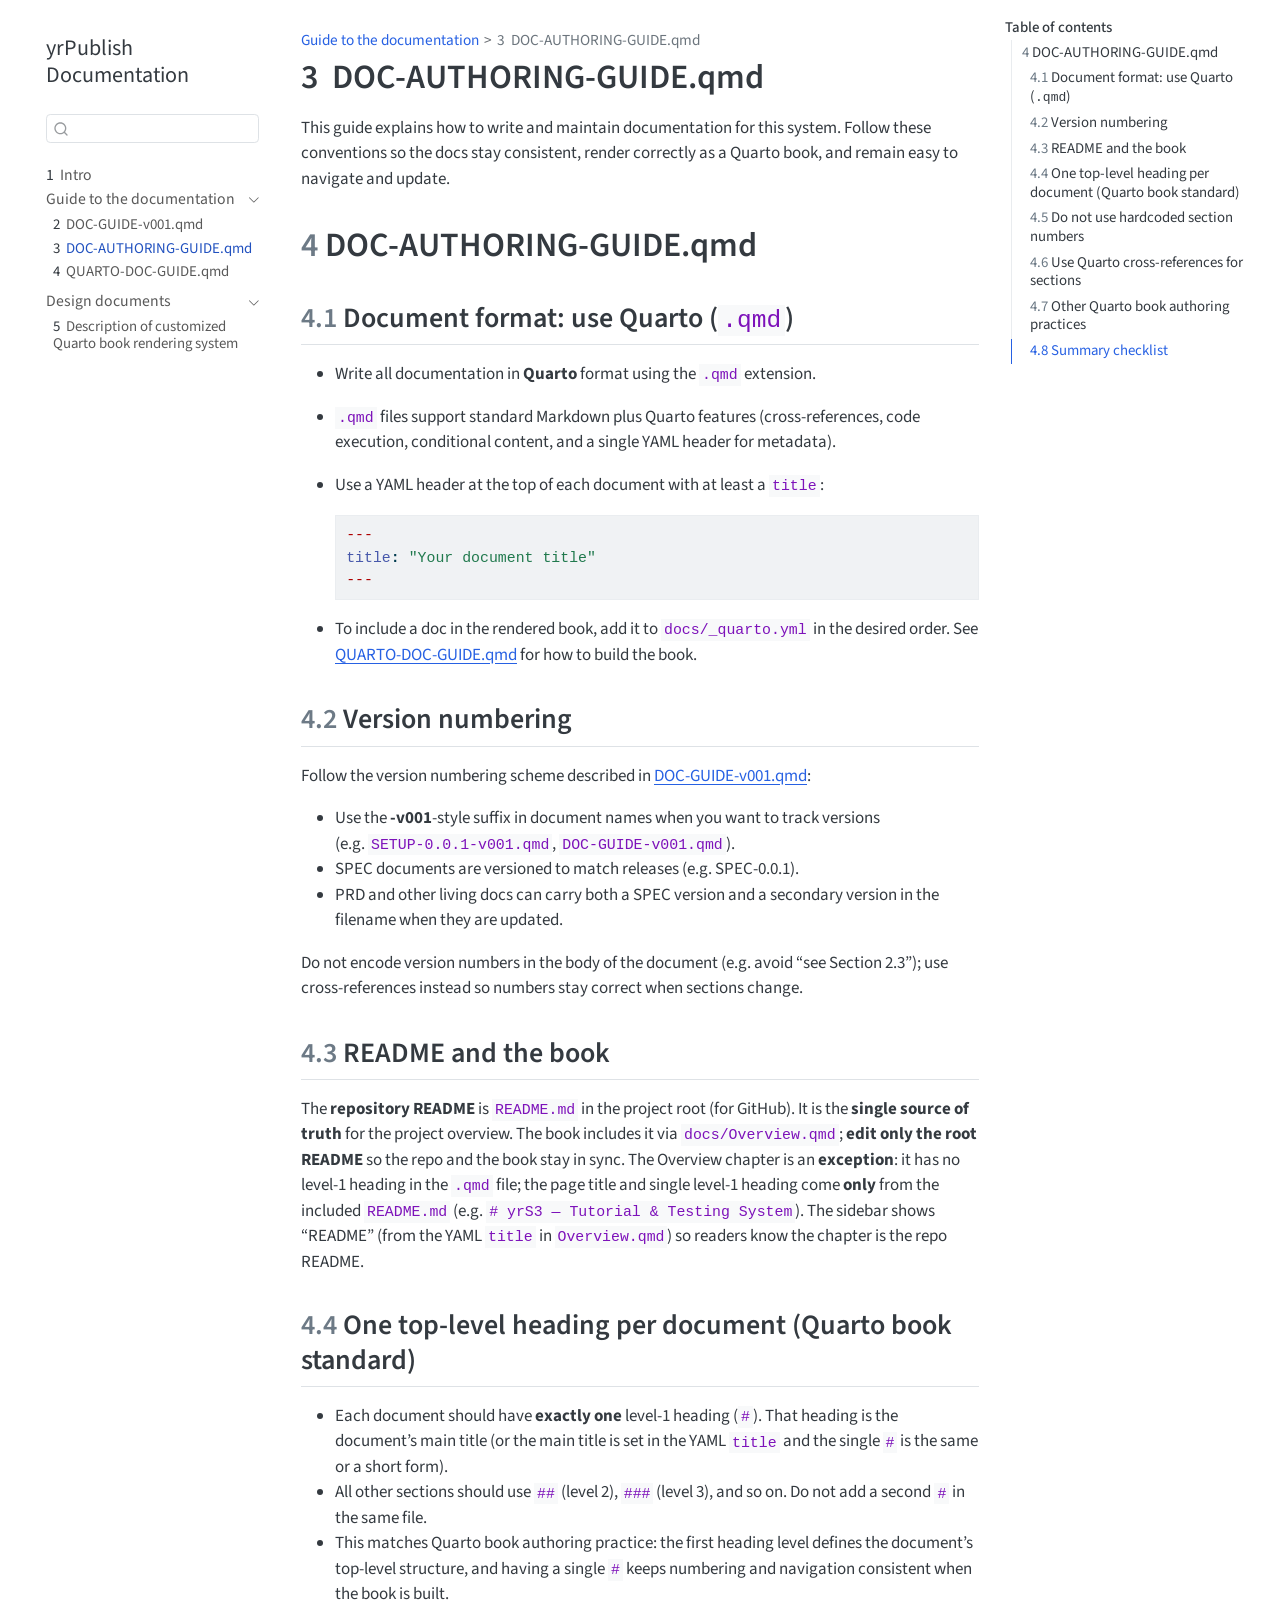
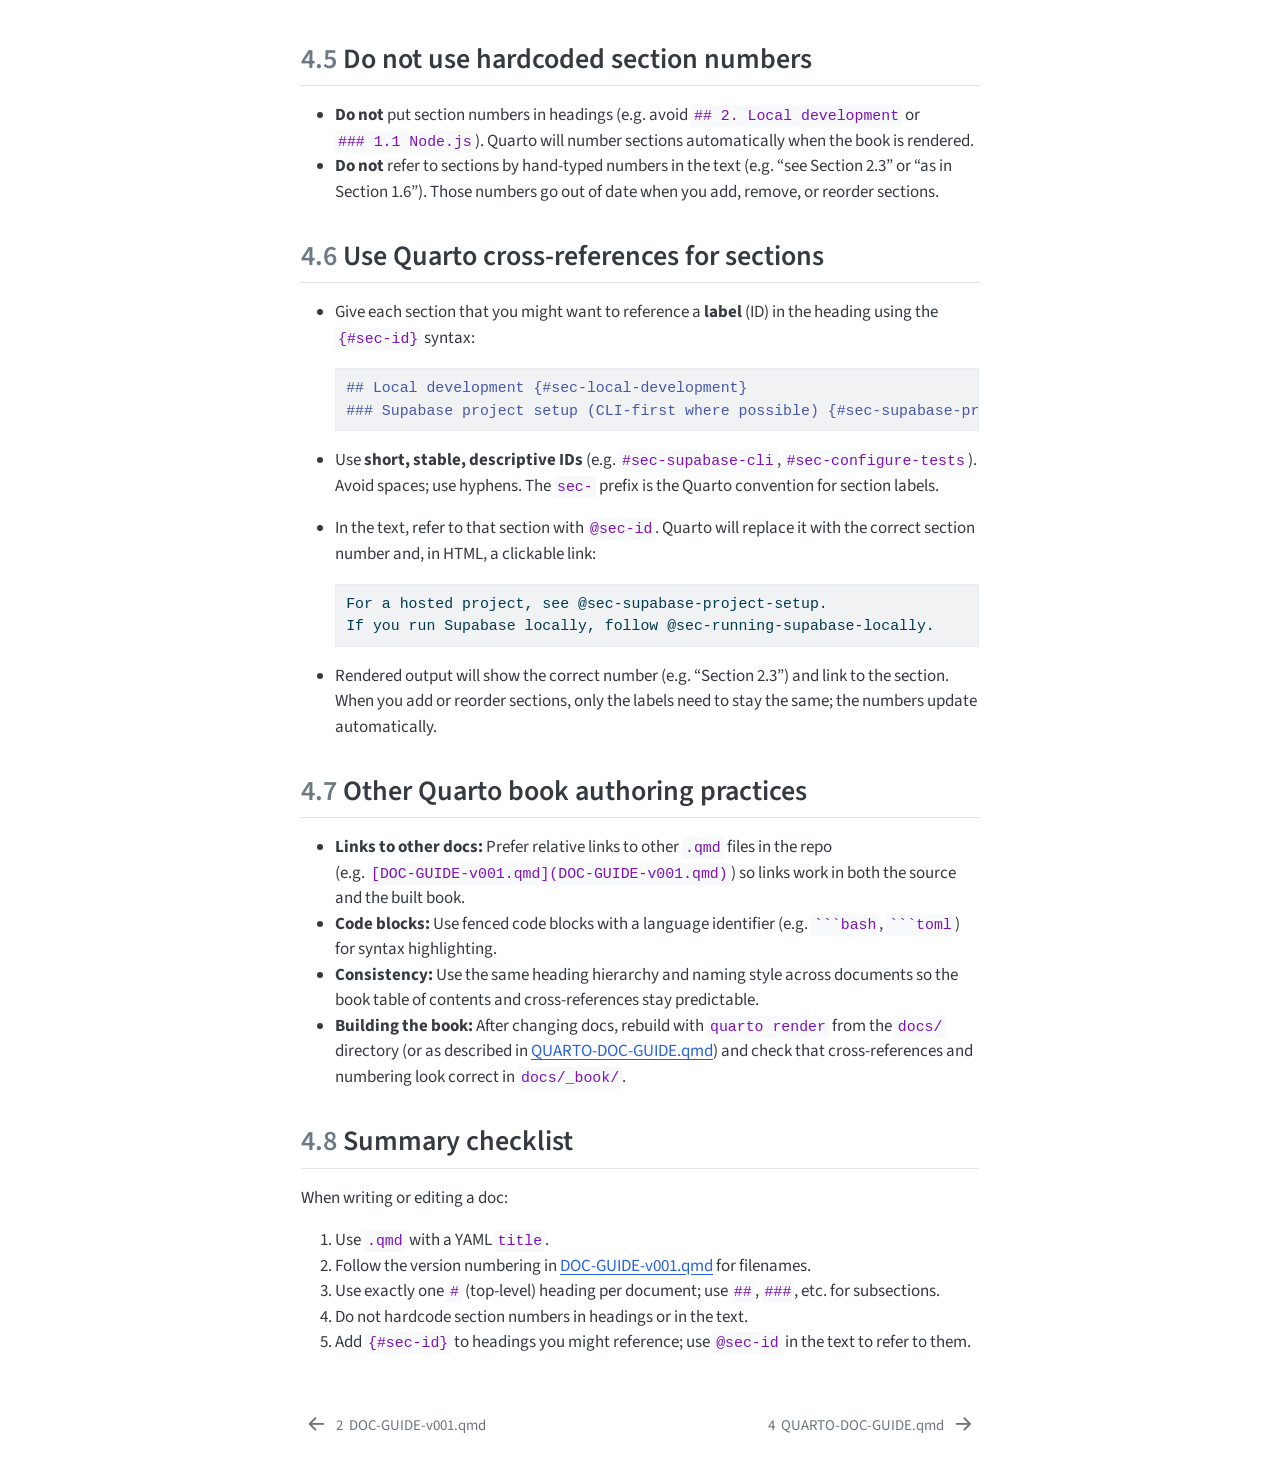
<file: docs/_book/DOC-AUTHORING-GUIDE.html>
<!DOCTYPE html>
<html xmlns="http://www.w3.org/1999/xhtml" lang="en" xml:lang="en"><head>

<meta charset="utf-8">
<meta name="generator" content="quarto-1.7.33">

<meta name="viewport" content="width=device-width, initial-scale=1.0, user-scalable=yes">


<title>3&nbsp; DOC-AUTHORING-GUIDE.qmd – yrPublish Documentation</title>
<style>
code{white-space: pre-wrap;}
span.smallcaps{font-variant: small-caps;}
div.columns{display: flex; gap: min(4vw, 1.5em);}
div.column{flex: auto; overflow-x: auto;}
div.hanging-indent{margin-left: 1.5em; text-indent: -1.5em;}
ul.task-list{list-style: none;}
ul.task-list li input[type="checkbox"] {
  width: 0.8em;
  margin: 0 0.8em 0.2em -1em; /* quarto-specific, see https://github.com/quarto-dev/quarto-cli/issues/4556 */ 
  vertical-align: middle;
}
/* CSS for syntax highlighting */
html { -webkit-text-size-adjust: 100%; }
pre > code.sourceCode { white-space: pre; position: relative; }
pre > code.sourceCode > span { display: inline-block; line-height: 1.25; }
pre > code.sourceCode > span:empty { height: 1.2em; }
.sourceCode { overflow: visible; }
code.sourceCode > span { color: inherit; text-decoration: inherit; }
div.sourceCode { margin: 1em 0; }
pre.sourceCode { margin: 0; }
@media screen {
div.sourceCode { overflow: auto; }
}
@media print {
pre > code.sourceCode { white-space: pre-wrap; }
pre > code.sourceCode > span { text-indent: -5em; padding-left: 5em; }
}
pre.numberSource code
  { counter-reset: source-line 0; }
pre.numberSource code > span
  { position: relative; left: -4em; counter-increment: source-line; }
pre.numberSource code > span > a:first-child::before
  { content: counter(source-line);
    position: relative; left: -1em; text-align: right; vertical-align: baseline;
    border: none; display: inline-block;
    -webkit-touch-callout: none; -webkit-user-select: none;
    -khtml-user-select: none; -moz-user-select: none;
    -ms-user-select: none; user-select: none;
    padding: 0 4px; width: 4em;
  }
pre.numberSource { margin-left: 3em;  padding-left: 4px; }
div.sourceCode
  {   }
@media screen {
pre > code.sourceCode > span > a:first-child::before { text-decoration: underline; }
}
</style>


<script src="site_libs/quarto-nav/quarto-nav.js"></script>
<script src="site_libs/quarto-nav/headroom.min.js"></script>
<script src="site_libs/clipboard/clipboard.min.js"></script>
<script src="site_libs/quarto-search/autocomplete.umd.js"></script>
<script src="site_libs/quarto-search/fuse.min.js"></script>
<script src="site_libs/quarto-search/quarto-search.js"></script>
<meta name="quarto:offset" content="./">
<link href="./QUARTO-DOC-GUIDE.html" rel="next">
<link href="./DOC-GUIDE-v001.html" rel="prev">
<script src="site_libs/quarto-html/quarto.js" type="module"></script>
<script src="site_libs/quarto-html/tabsets/tabsets.js" type="module"></script>
<script src="site_libs/quarto-html/popper.min.js"></script>
<script src="site_libs/quarto-html/tippy.umd.min.js"></script>
<script src="site_libs/quarto-html/anchor.min.js"></script>
<link href="site_libs/quarto-html/tippy.css" rel="stylesheet">
<link href="site_libs/quarto-html/quarto-syntax-highlighting-ea385d0e468b0dd5ea5bf0780b1290d9.css" rel="stylesheet" id="quarto-text-highlighting-styles">
<script src="site_libs/bootstrap/bootstrap.min.js"></script>
<link href="site_libs/bootstrap/bootstrap-icons.css" rel="stylesheet">
<link href="site_libs/bootstrap/bootstrap-12250bc6d41324f970c4c53c607dc95b.min.css" rel="stylesheet" append-hash="true" id="quarto-bootstrap" data-mode="light">
<script id="quarto-search-options" type="application/json">{
  "location": "sidebar",
  "copy-button": false,
  "collapse-after": 3,
  "panel-placement": "start",
  "type": "textbox",
  "limit": 50,
  "keyboard-shortcut": [
    "f",
    "/",
    "s"
  ],
  "show-item-context": false,
  "language": {
    "search-no-results-text": "No results",
    "search-matching-documents-text": "matching documents",
    "search-copy-link-title": "Copy link to search",
    "search-hide-matches-text": "Hide additional matches",
    "search-more-match-text": "more match in this document",
    "search-more-matches-text": "more matches in this document",
    "search-clear-button-title": "Clear",
    "search-text-placeholder": "",
    "search-detached-cancel-button-title": "Cancel",
    "search-submit-button-title": "Submit",
    "search-label": "Search"
  }
}</script>


</head>

<body class="nav-sidebar floating quarto-light">

<div id="quarto-search-results"></div>
  <header id="quarto-header" class="headroom fixed-top">
  <nav class="quarto-secondary-nav">
    <div class="container-fluid d-flex">
      <button type="button" class="quarto-btn-toggle btn" data-bs-toggle="collapse" role="button" data-bs-target=".quarto-sidebar-collapse-item" aria-controls="quarto-sidebar" aria-expanded="false" aria-label="Toggle sidebar navigation" onclick="if (window.quartoToggleHeadroom) { window.quartoToggleHeadroom(); }">
        <i class="bi bi-layout-text-sidebar-reverse"></i>
      </button>
        <nav class="quarto-page-breadcrumbs" aria-label="breadcrumb"><ol class="breadcrumb"><li class="breadcrumb-item"><a href="./DOC-GUIDE-v001.html">Guide to the documentation</a></li><li class="breadcrumb-item"><a href="./DOC-AUTHORING-GUIDE.html"><span class="chapter-number">3</span>&nbsp; <span class="chapter-title">DOC-AUTHORING-GUIDE.qmd</span></a></li></ol></nav>
        <a class="flex-grow-1" role="navigation" data-bs-toggle="collapse" data-bs-target=".quarto-sidebar-collapse-item" aria-controls="quarto-sidebar" aria-expanded="false" aria-label="Toggle sidebar navigation" onclick="if (window.quartoToggleHeadroom) { window.quartoToggleHeadroom(); }">      
        </a>
      <button type="button" class="btn quarto-search-button" aria-label="Search" onclick="window.quartoOpenSearch();">
        <i class="bi bi-search"></i>
      </button>
    </div>
  </nav>
</header>
<!-- content -->
<div id="quarto-content" class="quarto-container page-columns page-rows-contents page-layout-article">
<!-- sidebar -->
  <nav id="quarto-sidebar" class="sidebar collapse collapse-horizontal quarto-sidebar-collapse-item sidebar-navigation floating overflow-auto">
    <div class="pt-lg-2 mt-2 text-left sidebar-header">
    <div class="sidebar-title mb-0 py-0">
      <a href="./">yrPublish Documentation</a> 
    </div>
      </div>
        <div class="mt-2 flex-shrink-0 align-items-center">
        <div class="sidebar-search">
        <div id="quarto-search" class="" title="Search"></div>
        </div>
        </div>
    <div class="sidebar-menu-container"> 
    <ul class="list-unstyled mt-1">
        <li class="sidebar-item">
  <div class="sidebar-item-container"> 
  <a href="./index.html" class="sidebar-item-text sidebar-link">
 <span class="menu-text"><span class="chapter-number">1</span>&nbsp; <span class="chapter-title">Intro</span></span></a>
  </div>
</li>
        <li class="sidebar-item sidebar-item-section">
      <div class="sidebar-item-container"> 
            <a class="sidebar-item-text sidebar-link text-start" data-bs-toggle="collapse" data-bs-target="#quarto-sidebar-section-1" role="navigation" aria-expanded="true">
 <span class="menu-text">Guide to the documentation</span></a>
          <a class="sidebar-item-toggle text-start" data-bs-toggle="collapse" data-bs-target="#quarto-sidebar-section-1" role="navigation" aria-expanded="true" aria-label="Toggle section">
            <i class="bi bi-chevron-right ms-2"></i>
          </a> 
      </div>
      <ul id="quarto-sidebar-section-1" class="collapse list-unstyled sidebar-section depth1 show">  
          <li class="sidebar-item">
  <div class="sidebar-item-container"> 
  <a href="./DOC-GUIDE-v001.html" class="sidebar-item-text sidebar-link">
 <span class="menu-text"><span class="chapter-number">2</span>&nbsp; <span class="chapter-title">DOC-GUIDE-v001.qmd</span></span></a>
  </div>
</li>
          <li class="sidebar-item">
  <div class="sidebar-item-container"> 
  <a href="./DOC-AUTHORING-GUIDE.html" class="sidebar-item-text sidebar-link active">
 <span class="menu-text"><span class="chapter-number">3</span>&nbsp; <span class="chapter-title">DOC-AUTHORING-GUIDE.qmd</span></span></a>
  </div>
</li>
          <li class="sidebar-item">
  <div class="sidebar-item-container"> 
  <a href="./QUARTO-DOC-GUIDE.html" class="sidebar-item-text sidebar-link">
 <span class="menu-text"><span class="chapter-number">4</span>&nbsp; <span class="chapter-title">QUARTO-DOC-GUIDE.qmd</span></span></a>
  </div>
</li>
      </ul>
  </li>
        <li class="sidebar-item sidebar-item-section">
      <div class="sidebar-item-container"> 
            <a class="sidebar-item-text sidebar-link text-start" data-bs-toggle="collapse" data-bs-target="#quarto-sidebar-section-2" role="navigation" aria-expanded="true">
 <span class="menu-text">Design documents</span></a>
          <a class="sidebar-item-toggle text-start" data-bs-toggle="collapse" data-bs-target="#quarto-sidebar-section-2" role="navigation" aria-expanded="true" aria-label="Toggle section">
            <i class="bi bi-chevron-right ms-2"></i>
          </a> 
      </div>
      <ul id="quarto-sidebar-section-2" class="collapse list-unstyled sidebar-section depth1 show">  
          <li class="sidebar-item">
  <div class="sidebar-item-container"> 
  <a href="./BackgroundAndFeatures-0.0.1-v001.html" class="sidebar-item-text sidebar-link">
 <span class="menu-text"><span class="chapter-number">5</span>&nbsp; <span class="chapter-title">Description of customized Quarto book rendering system</span></span></a>
  </div>
</li>
      </ul>
  </li>
    </ul>
    </div>
</nav>
<div id="quarto-sidebar-glass" class="quarto-sidebar-collapse-item" data-bs-toggle="collapse" data-bs-target=".quarto-sidebar-collapse-item"></div>
<!-- margin-sidebar -->
    <div id="quarto-margin-sidebar" class="sidebar margin-sidebar">
        <nav id="TOC" role="doc-toc" class="toc-active">
    <h2 id="toc-title">Table of contents</h2>
   
  <ul>
  <li><a href="#doc-authoring-guide" id="toc-doc-authoring-guide" class="nav-link active" data-scroll-target="#doc-authoring-guide"><span class="header-section-number">4</span> DOC-AUTHORING-GUIDE.qmd</a>
  <ul class="collapse">
  <li><a href="#document-format-use-quarto-.qmd" id="toc-document-format-use-quarto-.qmd" class="nav-link" data-scroll-target="#document-format-use-quarto-.qmd"><span class="header-section-number">4.1</span> Document format: use Quarto (<code>.qmd</code>)</a></li>
  <li><a href="#version-numbering" id="toc-version-numbering" class="nav-link" data-scroll-target="#version-numbering"><span class="header-section-number">4.2</span> Version numbering</a></li>
  <li><a href="#readme-and-the-book" id="toc-readme-and-the-book" class="nav-link" data-scroll-target="#readme-and-the-book"><span class="header-section-number">4.3</span> README and the book</a></li>
  <li><a href="#one-top-level-heading-per-document-quarto-book-standard" id="toc-one-top-level-heading-per-document-quarto-book-standard" class="nav-link" data-scroll-target="#one-top-level-heading-per-document-quarto-book-standard"><span class="header-section-number">4.4</span> One top-level heading per document (Quarto book standard)</a></li>
  <li><a href="#do-not-use-hardcoded-section-numbers" id="toc-do-not-use-hardcoded-section-numbers" class="nav-link" data-scroll-target="#do-not-use-hardcoded-section-numbers"><span class="header-section-number">4.5</span> Do not use hardcoded section numbers</a></li>
  <li><a href="#use-quarto-cross-references-for-sections" id="toc-use-quarto-cross-references-for-sections" class="nav-link" data-scroll-target="#use-quarto-cross-references-for-sections"><span class="header-section-number">4.6</span> Use Quarto cross-references for sections</a></li>
  <li><a href="#other-quarto-book-authoring-practices" id="toc-other-quarto-book-authoring-practices" class="nav-link" data-scroll-target="#other-quarto-book-authoring-practices"><span class="header-section-number">4.7</span> Other Quarto book authoring practices</a></li>
  <li><a href="#summary-checklist" id="toc-summary-checklist" class="nav-link" data-scroll-target="#summary-checklist"><span class="header-section-number">4.8</span> Summary checklist</a></li>
  </ul></li>
  </ul>
</nav>
    </div>
<!-- main -->
<main class="content" id="quarto-document-content">

<header id="title-block-header" class="quarto-title-block default"><nav class="quarto-page-breadcrumbs quarto-title-breadcrumbs d-none d-lg-block" aria-label="breadcrumb"><ol class="breadcrumb"><li class="breadcrumb-item"><a href="./DOC-GUIDE-v001.html">Guide to the documentation</a></li><li class="breadcrumb-item"><a href="./DOC-AUTHORING-GUIDE.html"><span class="chapter-number">3</span>&nbsp; <span class="chapter-title">DOC-AUTHORING-GUIDE.qmd</span></a></li></ol></nav>
<div class="quarto-title">
<h1 class="title"><span class="chapter-number">3</span>&nbsp; <span class="chapter-title">DOC-AUTHORING-GUIDE.qmd</span></h1>
</div>



<div class="quarto-title-meta">

    
  
    
  </div>
  


</header>


<p>This guide explains how to write and maintain documentation for this system. Follow these conventions so the docs stay consistent, render correctly as a Quarto book, and remain easy to navigate and update.</p>
<section id="doc-authoring-guide" class="level1" data-number="4">
<h1 data-number="4"><span class="header-section-number">4</span> DOC-AUTHORING-GUIDE.qmd</h1>
<section id="document-format-use-quarto-.qmd" class="level2" data-number="4.1">
<h2 data-number="4.1" class="anchored" data-anchor-id="document-format-use-quarto-.qmd"><span class="header-section-number">4.1</span> Document format: use Quarto (<code>.qmd</code>)</h2>
<ul>
<li><p>Write all documentation in <strong>Quarto</strong> format using the <code>.qmd</code> extension.</p></li>
<li><p><code>.qmd</code> files support standard Markdown plus Quarto features (cross-references, code execution, conditional content, and a single YAML header for metadata).</p></li>
<li><p>Use a YAML header at the top of each document with at least a <code>title</code>:</p>
<div class="sourceCode" id="cb1"><pre class="sourceCode yaml code-with-copy"><code class="sourceCode yaml"><span id="cb1-1"><a href="#cb1-1" aria-hidden="true" tabindex="-1"></a><span class="pp">---</span></span>
<span id="cb1-2"><a href="#cb1-2" aria-hidden="true" tabindex="-1"></a><span class="fu">title</span><span class="kw">:</span><span class="at"> </span><span class="st">"Your document title"</span></span>
<span id="cb1-3"><a href="#cb1-3" aria-hidden="true" tabindex="-1"></a><span class="pp">---</span></span></code><button title="Copy to Clipboard" class="code-copy-button"><i class="bi"></i></button></pre></div></li>
<li><p>To include a doc in the rendered book, add it to <code>docs/_quarto.yml</code> in the desired order. See <a href="./QUARTO-DOC-GUIDE.html">QUARTO-DOC-GUIDE.qmd</a> for how to build the book.</p></li>
</ul>
</section>
<section id="version-numbering" class="level2" data-number="4.2">
<h2 data-number="4.2" class="anchored" data-anchor-id="version-numbering"><span class="header-section-number">4.2</span> Version numbering</h2>
<p>Follow the version numbering scheme described in <a href="./DOC-GUIDE-v001.html">DOC-GUIDE-v001.qmd</a>:</p>
<ul>
<li>Use the <strong>-v001</strong>-style suffix in document names when you want to track versions (e.g.&nbsp;<code>SETUP-0.0.1-v001.qmd</code>, <code>DOC-GUIDE-v001.qmd</code>).</li>
<li>SPEC documents are versioned to match releases (e.g.&nbsp;SPEC-0.0.1).</li>
<li>PRD and other living docs can carry both a SPEC version and a secondary version in the filename when they are updated.</li>
</ul>
<p>Do not encode version numbers in the body of the document (e.g.&nbsp;avoid “see Section 2.3”); use cross-references instead so numbers stay correct when sections change.</p>
</section>
<section id="readme-and-the-book" class="level2" data-number="4.3">
<h2 data-number="4.3" class="anchored" data-anchor-id="readme-and-the-book"><span class="header-section-number">4.3</span> README and the book</h2>
<p>The <strong>repository README</strong> is <code>README.md</code> in the project root (for GitHub). It is the <strong>single source of truth</strong> for the project overview. The book includes it via <code>docs/Overview.qmd</code>; <strong>edit only the root README</strong> so the repo and the book stay in sync. The Overview chapter is an <strong>exception</strong>: it has no level-1 heading in the <code>.qmd</code> file; the page title and single level-1 heading come <strong>only</strong> from the included <code>README.md</code> (e.g.&nbsp;<code># yrS3 — Tutorial &amp; Testing System</code>). The sidebar shows “README” (from the YAML <code>title</code> in <code>Overview.qmd</code>) so readers know the chapter is the repo README.</p>
</section>
<section id="one-top-level-heading-per-document-quarto-book-standard" class="level2" data-number="4.4">
<h2 data-number="4.4" class="anchored" data-anchor-id="one-top-level-heading-per-document-quarto-book-standard"><span class="header-section-number">4.4</span> One top-level heading per document (Quarto book standard)</h2>
<ul>
<li>Each document should have <strong>exactly one</strong> level-1 heading (<code>#</code>). That heading is the document’s main title (or the main title is set in the YAML <code>title</code> and the single <code>#</code> is the same or a short form).</li>
<li>All other sections should use <code>##</code> (level 2), <code>###</code> (level 3), and so on. Do not add a second <code>#</code> in the same file.</li>
<li>This matches Quarto book authoring practice: the first heading level defines the document’s top-level structure, and having a single <code>#</code> keeps numbering and navigation consistent when the book is built.</li>
</ul>
</section>
<section id="do-not-use-hardcoded-section-numbers" class="level2" data-number="4.5">
<h2 data-number="4.5" class="anchored" data-anchor-id="do-not-use-hardcoded-section-numbers"><span class="header-section-number">4.5</span> Do not use hardcoded section numbers</h2>
<ul>
<li><strong>Do not</strong> put section numbers in headings (e.g.&nbsp;avoid <code>## 2. Local development</code> or <code>### 1.1 Node.js</code>). Quarto will number sections automatically when the book is rendered.</li>
<li><strong>Do not</strong> refer to sections by hand-typed numbers in the text (e.g.&nbsp;“see Section 2.3” or “as in Section 1.6”). Those numbers go out of date when you add, remove, or reorder sections.</li>
</ul>
</section>
<section id="use-quarto-cross-references-for-sections" class="level2" data-number="4.6">
<h2 data-number="4.6" class="anchored" data-anchor-id="use-quarto-cross-references-for-sections"><span class="header-section-number">4.6</span> Use Quarto cross-references for sections</h2>
<ul>
<li><p>Give each section that you might want to reference a <strong>label</strong> (ID) in the heading using the <code>{#sec-id}</code> syntax:</p>
<div class="sourceCode" id="cb2"><pre class="sourceCode markdown code-with-copy"><code class="sourceCode markdown"><span id="cb2-1"><a href="#cb2-1" aria-hidden="true" tabindex="-1"></a><span class="fu">## Local development {#sec-local-development}</span></span>
<span id="cb2-2"><a href="#cb2-2" aria-hidden="true" tabindex="-1"></a><span class="fu">### Supabase project setup (CLI-first where possible) {#sec-supabase-project-setup}</span></span></code><button title="Copy to Clipboard" class="code-copy-button"><i class="bi"></i></button></pre></div></li>
<li><p>Use <strong>short, stable, descriptive IDs</strong> (e.g.&nbsp;<code>#sec-supabase-cli</code>, <code>#sec-configure-tests</code>). Avoid spaces; use hyphens. The <code>sec-</code> prefix is the Quarto convention for section labels.</p></li>
<li><p>In the text, refer to that section with <code>@sec-id</code>. Quarto will replace it with the correct section number and, in HTML, a clickable link:</p>
<div class="sourceCode" id="cb3"><pre class="sourceCode markdown code-with-copy"><code class="sourceCode markdown"><span id="cb3-1"><a href="#cb3-1" aria-hidden="true" tabindex="-1"></a>For a hosted project, see @sec-supabase-project-setup.</span>
<span id="cb3-2"><a href="#cb3-2" aria-hidden="true" tabindex="-1"></a>If you run Supabase locally, follow @sec-running-supabase-locally.</span></code><button title="Copy to Clipboard" class="code-copy-button"><i class="bi"></i></button></pre></div></li>
<li><p>Rendered output will show the correct number (e.g.&nbsp;“Section 2.3”) and link to the section. When you add or reorder sections, only the labels need to stay the same; the numbers update automatically.</p></li>
</ul>
</section>
<section id="other-quarto-book-authoring-practices" class="level2" data-number="4.7">
<h2 data-number="4.7" class="anchored" data-anchor-id="other-quarto-book-authoring-practices"><span class="header-section-number">4.7</span> Other Quarto book authoring practices</h2>
<ul>
<li><strong>Links to other docs:</strong> Prefer relative links to other <code>.qmd</code> files in the repo (e.g.&nbsp;<code>[DOC-GUIDE-v001.qmd](DOC-GUIDE-v001.qmd)</code>) so links work in both the source and the built book.</li>
<li><strong>Code blocks:</strong> Use fenced code blocks with a language identifier (e.g.&nbsp;<code>```bash</code>, <code>```toml</code>) for syntax highlighting.</li>
<li><strong>Consistency:</strong> Use the same heading hierarchy and naming style across documents so the book table of contents and cross-references stay predictable.</li>
<li><strong>Building the book:</strong> After changing docs, rebuild with <code>quarto render</code> from the <code>docs/</code> directory (or as described in <a href="./QUARTO-DOC-GUIDE.html">QUARTO-DOC-GUIDE.qmd</a>) and check that cross-references and numbering look correct in <code>docs/_book/</code>.</li>
</ul>
</section>
<section id="summary-checklist" class="level2" data-number="4.8">
<h2 data-number="4.8" class="anchored" data-anchor-id="summary-checklist"><span class="header-section-number">4.8</span> Summary checklist</h2>
<p>When writing or editing a doc:</p>
<ol type="1">
<li>Use <code>.qmd</code> with a YAML <code>title</code>.</li>
<li>Follow the version numbering in <a href="./DOC-GUIDE-v001.html">DOC-GUIDE-v001.qmd</a> for filenames.</li>
<li>Use exactly one <code>#</code> (top-level) heading per document; use <code>##</code>, <code>###</code>, etc. for subsections.</li>
<li>Do not hardcode section numbers in headings or in the text.</li>
<li>Add <code>{#sec-id}</code> to headings you might reference; use <code>@sec-id</code> in the text to refer to them.</li>
</ol>


</section>
</section>

</main> <!-- /main -->
<script id="quarto-html-after-body" type="application/javascript">
  window.document.addEventListener("DOMContentLoaded", function (event) {
    const icon = "";
    const anchorJS = new window.AnchorJS();
    anchorJS.options = {
      placement: 'right',
      icon: icon
    };
    anchorJS.add('.anchored');
    const isCodeAnnotation = (el) => {
      for (const clz of el.classList) {
        if (clz.startsWith('code-annotation-')) {                     
          return true;
        }
      }
      return false;
    }
    const onCopySuccess = function(e) {
      // button target
      const button = e.trigger;
      // don't keep focus
      button.blur();
      // flash "checked"
      button.classList.add('code-copy-button-checked');
      var currentTitle = button.getAttribute("title");
      button.setAttribute("title", "Copied!");
      let tooltip;
      if (window.bootstrap) {
        button.setAttribute("data-bs-toggle", "tooltip");
        button.setAttribute("data-bs-placement", "left");
        button.setAttribute("data-bs-title", "Copied!");
        tooltip = new bootstrap.Tooltip(button, 
          { trigger: "manual", 
            customClass: "code-copy-button-tooltip",
            offset: [0, -8]});
        tooltip.show();    
      }
      setTimeout(function() {
        if (tooltip) {
          tooltip.hide();
          button.removeAttribute("data-bs-title");
          button.removeAttribute("data-bs-toggle");
          button.removeAttribute("data-bs-placement");
        }
        button.setAttribute("title", currentTitle);
        button.classList.remove('code-copy-button-checked');
      }, 1000);
      // clear code selection
      e.clearSelection();
    }
    const getTextToCopy = function(trigger) {
        const codeEl = trigger.previousElementSibling.cloneNode(true);
        for (const childEl of codeEl.children) {
          if (isCodeAnnotation(childEl)) {
            childEl.remove();
          }
        }
        return codeEl.innerText;
    }
    const clipboard = new window.ClipboardJS('.code-copy-button:not([data-in-quarto-modal])', {
      text: getTextToCopy
    });
    clipboard.on('success', onCopySuccess);
    if (window.document.getElementById('quarto-embedded-source-code-modal')) {
      const clipboardModal = new window.ClipboardJS('.code-copy-button[data-in-quarto-modal]', {
        text: getTextToCopy,
        container: window.document.getElementById('quarto-embedded-source-code-modal')
      });
      clipboardModal.on('success', onCopySuccess);
    }
      var localhostRegex = new RegExp(/^(?:http|https):\/\/localhost\:?[0-9]*\//);
      var mailtoRegex = new RegExp(/^mailto:/);
        var filterRegex = new RegExp('/' + window.location.host + '/');
      var isInternal = (href) => {
          return filterRegex.test(href) || localhostRegex.test(href) || mailtoRegex.test(href);
      }
      // Inspect non-navigation links and adorn them if external
     var links = window.document.querySelectorAll('a[href]:not(.nav-link):not(.navbar-brand):not(.toc-action):not(.sidebar-link):not(.sidebar-item-toggle):not(.pagination-link):not(.no-external):not([aria-hidden]):not(.dropdown-item):not(.quarto-navigation-tool):not(.about-link)');
      for (var i=0; i<links.length; i++) {
        const link = links[i];
        if (!isInternal(link.href)) {
          // undo the damage that might have been done by quarto-nav.js in the case of
          // links that we want to consider external
          if (link.dataset.originalHref !== undefined) {
            link.href = link.dataset.originalHref;
          }
        }
      }
    function tippyHover(el, contentFn, onTriggerFn, onUntriggerFn) {
      const config = {
        allowHTML: true,
        maxWidth: 500,
        delay: 100,
        arrow: false,
        appendTo: function(el) {
            return el.parentElement;
        },
        interactive: true,
        interactiveBorder: 10,
        theme: 'quarto',
        placement: 'bottom-start',
      };
      if (contentFn) {
        config.content = contentFn;
      }
      if (onTriggerFn) {
        config.onTrigger = onTriggerFn;
      }
      if (onUntriggerFn) {
        config.onUntrigger = onUntriggerFn;
      }
      window.tippy(el, config); 
    }
    const noterefs = window.document.querySelectorAll('a[role="doc-noteref"]');
    for (var i=0; i<noterefs.length; i++) {
      const ref = noterefs[i];
      tippyHover(ref, function() {
        // use id or data attribute instead here
        let href = ref.getAttribute('data-footnote-href') || ref.getAttribute('href');
        try { href = new URL(href).hash; } catch {}
        const id = href.replace(/^#\/?/, "");
        const note = window.document.getElementById(id);
        if (note) {
          return note.innerHTML;
        } else {
          return "";
        }
      });
    }
    const xrefs = window.document.querySelectorAll('a.quarto-xref');
    const processXRef = (id, note) => {
      // Strip column container classes
      const stripColumnClz = (el) => {
        el.classList.remove("page-full", "page-columns");
        if (el.children) {
          for (const child of el.children) {
            stripColumnClz(child);
          }
        }
      }
      stripColumnClz(note)
      if (id === null || id.startsWith('sec-')) {
        // Special case sections, only their first couple elements
        const container = document.createElement("div");
        if (note.children && note.children.length > 2) {
          container.appendChild(note.children[0].cloneNode(true));
          for (let i = 1; i < note.children.length; i++) {
            const child = note.children[i];
            if (child.tagName === "P" && child.innerText === "") {
              continue;
            } else {
              container.appendChild(child.cloneNode(true));
              break;
            }
          }
          if (window.Quarto?.typesetMath) {
            window.Quarto.typesetMath(container);
          }
          return container.innerHTML
        } else {
          if (window.Quarto?.typesetMath) {
            window.Quarto.typesetMath(note);
          }
          return note.innerHTML;
        }
      } else {
        // Remove any anchor links if they are present
        const anchorLink = note.querySelector('a.anchorjs-link');
        if (anchorLink) {
          anchorLink.remove();
        }
        if (window.Quarto?.typesetMath) {
          window.Quarto.typesetMath(note);
        }
        if (note.classList.contains("callout")) {
          return note.outerHTML;
        } else {
          return note.innerHTML;
        }
      }
    }
    for (var i=0; i<xrefs.length; i++) {
      const xref = xrefs[i];
      tippyHover(xref, undefined, function(instance) {
        instance.disable();
        let url = xref.getAttribute('href');
        let hash = undefined; 
        if (url.startsWith('#')) {
          hash = url;
        } else {
          try { hash = new URL(url).hash; } catch {}
        }
        if (hash) {
          const id = hash.replace(/^#\/?/, "");
          const note = window.document.getElementById(id);
          if (note !== null) {
            try {
              const html = processXRef(id, note.cloneNode(true));
              instance.setContent(html);
            } finally {
              instance.enable();
              instance.show();
            }
          } else {
            // See if we can fetch this
            fetch(url.split('#')[0])
            .then(res => res.text())
            .then(html => {
              const parser = new DOMParser();
              const htmlDoc = parser.parseFromString(html, "text/html");
              const note = htmlDoc.getElementById(id);
              if (note !== null) {
                const html = processXRef(id, note);
                instance.setContent(html);
              } 
            }).finally(() => {
              instance.enable();
              instance.show();
            });
          }
        } else {
          // See if we can fetch a full url (with no hash to target)
          // This is a special case and we should probably do some content thinning / targeting
          fetch(url)
          .then(res => res.text())
          .then(html => {
            const parser = new DOMParser();
            const htmlDoc = parser.parseFromString(html, "text/html");
            const note = htmlDoc.querySelector('main.content');
            if (note !== null) {
              // This should only happen for chapter cross references
              // (since there is no id in the URL)
              // remove the first header
              if (note.children.length > 0 && note.children[0].tagName === "HEADER") {
                note.children[0].remove();
              }
              const html = processXRef(null, note);
              instance.setContent(html);
            } 
          }).finally(() => {
            instance.enable();
            instance.show();
          });
        }
      }, function(instance) {
      });
    }
        let selectedAnnoteEl;
        const selectorForAnnotation = ( cell, annotation) => {
          let cellAttr = 'data-code-cell="' + cell + '"';
          let lineAttr = 'data-code-annotation="' +  annotation + '"';
          const selector = 'span[' + cellAttr + '][' + lineAttr + ']';
          return selector;
        }
        const selectCodeLines = (annoteEl) => {
          const doc = window.document;
          const targetCell = annoteEl.getAttribute("data-target-cell");
          const targetAnnotation = annoteEl.getAttribute("data-target-annotation");
          const annoteSpan = window.document.querySelector(selectorForAnnotation(targetCell, targetAnnotation));
          const lines = annoteSpan.getAttribute("data-code-lines").split(",");
          const lineIds = lines.map((line) => {
            return targetCell + "-" + line;
          })
          let top = null;
          let height = null;
          let parent = null;
          if (lineIds.length > 0) {
              //compute the position of the single el (top and bottom and make a div)
              const el = window.document.getElementById(lineIds[0]);
              top = el.offsetTop;
              height = el.offsetHeight;
              parent = el.parentElement.parentElement;
            if (lineIds.length > 1) {
              const lastEl = window.document.getElementById(lineIds[lineIds.length - 1]);
              const bottom = lastEl.offsetTop + lastEl.offsetHeight;
              height = bottom - top;
            }
            if (top !== null && height !== null && parent !== null) {
              // cook up a div (if necessary) and position it 
              let div = window.document.getElementById("code-annotation-line-highlight");
              if (div === null) {
                div = window.document.createElement("div");
                div.setAttribute("id", "code-annotation-line-highlight");
                div.style.position = 'absolute';
                parent.appendChild(div);
              }
              div.style.top = top - 2 + "px";
              div.style.height = height + 4 + "px";
              div.style.left = 0;
              let gutterDiv = window.document.getElementById("code-annotation-line-highlight-gutter");
              if (gutterDiv === null) {
                gutterDiv = window.document.createElement("div");
                gutterDiv.setAttribute("id", "code-annotation-line-highlight-gutter");
                gutterDiv.style.position = 'absolute';
                const codeCell = window.document.getElementById(targetCell);
                const gutter = codeCell.querySelector('.code-annotation-gutter');
                gutter.appendChild(gutterDiv);
              }
              gutterDiv.style.top = top - 2 + "px";
              gutterDiv.style.height = height + 4 + "px";
            }
            selectedAnnoteEl = annoteEl;
          }
        };
        const unselectCodeLines = () => {
          const elementsIds = ["code-annotation-line-highlight", "code-annotation-line-highlight-gutter"];
          elementsIds.forEach((elId) => {
            const div = window.document.getElementById(elId);
            if (div) {
              div.remove();
            }
          });
          selectedAnnoteEl = undefined;
        };
          // Handle positioning of the toggle
      window.addEventListener(
        "resize",
        throttle(() => {
          elRect = undefined;
          if (selectedAnnoteEl) {
            selectCodeLines(selectedAnnoteEl);
          }
        }, 10)
      );
      function throttle(fn, ms) {
      let throttle = false;
      let timer;
        return (...args) => {
          if(!throttle) { // first call gets through
              fn.apply(this, args);
              throttle = true;
          } else { // all the others get throttled
              if(timer) clearTimeout(timer); // cancel #2
              timer = setTimeout(() => {
                fn.apply(this, args);
                timer = throttle = false;
              }, ms);
          }
        };
      }
        // Attach click handler to the DT
        const annoteDls = window.document.querySelectorAll('dt[data-target-cell]');
        for (const annoteDlNode of annoteDls) {
          annoteDlNode.addEventListener('click', (event) => {
            const clickedEl = event.target;
            if (clickedEl !== selectedAnnoteEl) {
              unselectCodeLines();
              const activeEl = window.document.querySelector('dt[data-target-cell].code-annotation-active');
              if (activeEl) {
                activeEl.classList.remove('code-annotation-active');
              }
              selectCodeLines(clickedEl);
              clickedEl.classList.add('code-annotation-active');
            } else {
              // Unselect the line
              unselectCodeLines();
              clickedEl.classList.remove('code-annotation-active');
            }
          });
        }
    const findCites = (el) => {
      const parentEl = el.parentElement;
      if (parentEl) {
        const cites = parentEl.dataset.cites;
        if (cites) {
          return {
            el,
            cites: cites.split(' ')
          };
        } else {
          return findCites(el.parentElement)
        }
      } else {
        return undefined;
      }
    };
    var bibliorefs = window.document.querySelectorAll('a[role="doc-biblioref"]');
    for (var i=0; i<bibliorefs.length; i++) {
      const ref = bibliorefs[i];
      const citeInfo = findCites(ref);
      if (citeInfo) {
        tippyHover(citeInfo.el, function() {
          var popup = window.document.createElement('div');
          citeInfo.cites.forEach(function(cite) {
            var citeDiv = window.document.createElement('div');
            citeDiv.classList.add('hanging-indent');
            citeDiv.classList.add('csl-entry');
            var biblioDiv = window.document.getElementById('ref-' + cite);
            if (biblioDiv) {
              citeDiv.innerHTML = biblioDiv.innerHTML;
            }
            popup.appendChild(citeDiv);
          });
          return popup.innerHTML;
        });
      }
    }
  });
  </script>
<nav class="page-navigation">
  <div class="nav-page nav-page-previous">
      <a href="./DOC-GUIDE-v001.html" class="pagination-link" aria-label="DOC-GUIDE-v001.qmd">
        <i class="bi bi-arrow-left-short"></i> <span class="nav-page-text"><span class="chapter-number">2</span>&nbsp; <span class="chapter-title">DOC-GUIDE-v001.qmd</span></span>
      </a>          
  </div>
  <div class="nav-page nav-page-next">
      <a href="./QUARTO-DOC-GUIDE.html" class="pagination-link" aria-label="QUARTO-DOC-GUIDE.qmd">
        <span class="nav-page-text"><span class="chapter-number">4</span>&nbsp; <span class="chapter-title">QUARTO-DOC-GUIDE.qmd</span></span> <i class="bi bi-arrow-right-short"></i>
      </a>
  </div>
</nav>
</div> <!-- /content -->




</body></html>
</file>
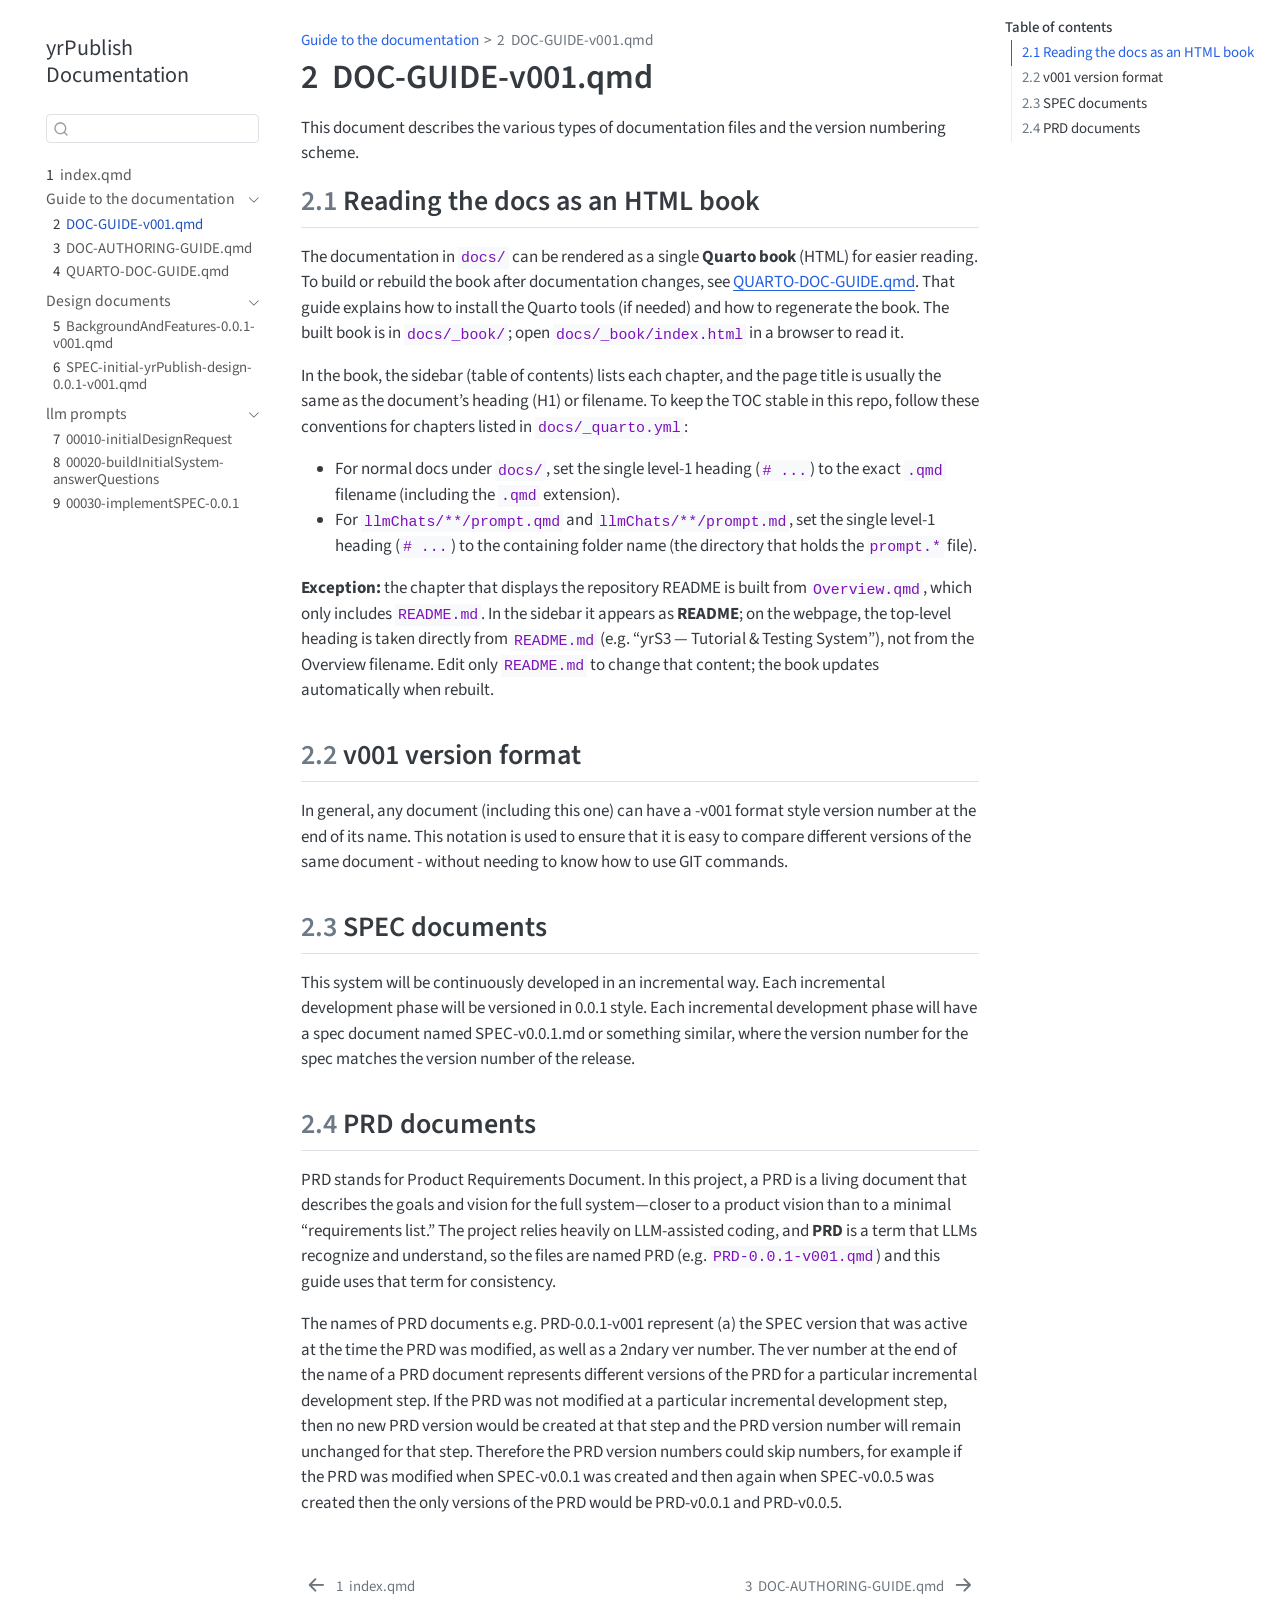
<file: docs/_book/DOC-GUIDE-v001.html>
<!DOCTYPE html>
<html xmlns="http://www.w3.org/1999/xhtml" lang="en" xml:lang="en"><head>

<meta charset="utf-8">
<meta name="generator" content="quarto-1.7.33">

<meta name="viewport" content="width=device-width, initial-scale=1.0, user-scalable=yes">


<title>2&nbsp; DOC-GUIDE-v001.qmd – yrPublish Documentation</title>
<style>
code{white-space: pre-wrap;}
span.smallcaps{font-variant: small-caps;}
div.columns{display: flex; gap: min(4vw, 1.5em);}
div.column{flex: auto; overflow-x: auto;}
div.hanging-indent{margin-left: 1.5em; text-indent: -1.5em;}
ul.task-list{list-style: none;}
ul.task-list li input[type="checkbox"] {
  width: 0.8em;
  margin: 0 0.8em 0.2em -1em; /* quarto-specific, see https://github.com/quarto-dev/quarto-cli/issues/4556 */ 
  vertical-align: middle;
}
</style>


<script src="site_libs/quarto-nav/quarto-nav.js"></script>
<script src="site_libs/quarto-nav/headroom.min.js"></script>
<script src="site_libs/clipboard/clipboard.min.js"></script>
<script src="site_libs/quarto-search/autocomplete.umd.js"></script>
<script src="site_libs/quarto-search/fuse.min.js"></script>
<script src="site_libs/quarto-search/quarto-search.js"></script>
<meta name="quarto:offset" content="./">
<link href="./DOC-AUTHORING-GUIDE.html" rel="next">
<link href="./index.html" rel="prev">
<script src="site_libs/quarto-html/quarto.js" type="module"></script>
<script src="site_libs/quarto-html/tabsets/tabsets.js" type="module"></script>
<script src="site_libs/quarto-html/popper.min.js"></script>
<script src="site_libs/quarto-html/tippy.umd.min.js"></script>
<script src="site_libs/quarto-html/anchor.min.js"></script>
<link href="site_libs/quarto-html/tippy.css" rel="stylesheet">
<link href="site_libs/quarto-html/quarto-syntax-highlighting-ea385d0e468b0dd5ea5bf0780b1290d9.css" rel="stylesheet" id="quarto-text-highlighting-styles">
<script src="site_libs/bootstrap/bootstrap.min.js"></script>
<link href="site_libs/bootstrap/bootstrap-icons.css" rel="stylesheet">
<link href="site_libs/bootstrap/bootstrap-12250bc6d41324f970c4c53c607dc95b.min.css" rel="stylesheet" append-hash="true" id="quarto-bootstrap" data-mode="light">
<script id="quarto-search-options" type="application/json">{
  "location": "sidebar",
  "copy-button": false,
  "collapse-after": 3,
  "panel-placement": "start",
  "type": "textbox",
  "limit": 50,
  "keyboard-shortcut": [
    "f",
    "/",
    "s"
  ],
  "show-item-context": false,
  "language": {
    "search-no-results-text": "No results",
    "search-matching-documents-text": "matching documents",
    "search-copy-link-title": "Copy link to search",
    "search-hide-matches-text": "Hide additional matches",
    "search-more-match-text": "more match in this document",
    "search-more-matches-text": "more matches in this document",
    "search-clear-button-title": "Clear",
    "search-text-placeholder": "",
    "search-detached-cancel-button-title": "Cancel",
    "search-submit-button-title": "Submit",
    "search-label": "Search"
  }
}</script>


</head>

<body class="nav-sidebar floating quarto-light">

<div id="quarto-search-results"></div>
  <header id="quarto-header" class="headroom fixed-top">
  <nav class="quarto-secondary-nav">
    <div class="container-fluid d-flex">
      <button type="button" class="quarto-btn-toggle btn" data-bs-toggle="collapse" role="button" data-bs-target=".quarto-sidebar-collapse-item" aria-controls="quarto-sidebar" aria-expanded="false" aria-label="Toggle sidebar navigation" onclick="if (window.quartoToggleHeadroom) { window.quartoToggleHeadroom(); }">
        <i class="bi bi-layout-text-sidebar-reverse"></i>
      </button>
        <nav class="quarto-page-breadcrumbs" aria-label="breadcrumb"><ol class="breadcrumb"><li class="breadcrumb-item"><a href="./DOC-GUIDE-v001.html">Guide to the documentation</a></li><li class="breadcrumb-item"><a href="./DOC-GUIDE-v001.html"><span class="chapter-number">2</span>&nbsp; <span class="chapter-title">DOC-GUIDE-v001.qmd</span></a></li></ol></nav>
        <a class="flex-grow-1" role="navigation" data-bs-toggle="collapse" data-bs-target=".quarto-sidebar-collapse-item" aria-controls="quarto-sidebar" aria-expanded="false" aria-label="Toggle sidebar navigation" onclick="if (window.quartoToggleHeadroom) { window.quartoToggleHeadroom(); }">      
        </a>
      <button type="button" class="btn quarto-search-button" aria-label="Search" onclick="window.quartoOpenSearch();">
        <i class="bi bi-search"></i>
      </button>
    </div>
  </nav>
</header>
<!-- content -->
<div id="quarto-content" class="quarto-container page-columns page-rows-contents page-layout-article">
<!-- sidebar -->
  <nav id="quarto-sidebar" class="sidebar collapse collapse-horizontal quarto-sidebar-collapse-item sidebar-navigation floating overflow-auto">
    <div class="pt-lg-2 mt-2 text-left sidebar-header">
    <div class="sidebar-title mb-0 py-0">
      <a href="./">yrPublish Documentation</a> 
    </div>
      </div>
        <div class="mt-2 flex-shrink-0 align-items-center">
        <div class="sidebar-search">
        <div id="quarto-search" class="" title="Search"></div>
        </div>
        </div>
    <div class="sidebar-menu-container"> 
    <ul class="list-unstyled mt-1">
        <li class="sidebar-item">
  <div class="sidebar-item-container"> 
  <a href="./index.html" class="sidebar-item-text sidebar-link">
 <span class="menu-text"><span class="chapter-number">1</span>&nbsp; <span class="chapter-title">index.qmd</span></span></a>
  </div>
</li>
        <li class="sidebar-item sidebar-item-section">
      <div class="sidebar-item-container"> 
            <a class="sidebar-item-text sidebar-link text-start" data-bs-toggle="collapse" data-bs-target="#quarto-sidebar-section-1" role="navigation" aria-expanded="true">
 <span class="menu-text">Guide to the documentation</span></a>
          <a class="sidebar-item-toggle text-start" data-bs-toggle="collapse" data-bs-target="#quarto-sidebar-section-1" role="navigation" aria-expanded="true" aria-label="Toggle section">
            <i class="bi bi-chevron-right ms-2"></i>
          </a> 
      </div>
      <ul id="quarto-sidebar-section-1" class="collapse list-unstyled sidebar-section depth1 show">  
          <li class="sidebar-item">
  <div class="sidebar-item-container"> 
  <a href="./DOC-GUIDE-v001.html" class="sidebar-item-text sidebar-link active">
 <span class="menu-text"><span class="chapter-number">2</span>&nbsp; <span class="chapter-title">DOC-GUIDE-v001.qmd</span></span></a>
  </div>
</li>
          <li class="sidebar-item">
  <div class="sidebar-item-container"> 
  <a href="./DOC-AUTHORING-GUIDE.html" class="sidebar-item-text sidebar-link">
 <span class="menu-text"><span class="chapter-number">3</span>&nbsp; <span class="chapter-title">DOC-AUTHORING-GUIDE.qmd</span></span></a>
  </div>
</li>
          <li class="sidebar-item">
  <div class="sidebar-item-container"> 
  <a href="./QUARTO-DOC-GUIDE.html" class="sidebar-item-text sidebar-link">
 <span class="menu-text"><span class="chapter-number">4</span>&nbsp; <span class="chapter-title">QUARTO-DOC-GUIDE.qmd</span></span></a>
  </div>
</li>
      </ul>
  </li>
        <li class="sidebar-item sidebar-item-section">
      <div class="sidebar-item-container"> 
            <a class="sidebar-item-text sidebar-link text-start" data-bs-toggle="collapse" data-bs-target="#quarto-sidebar-section-2" role="navigation" aria-expanded="true">
 <span class="menu-text">Design documents</span></a>
          <a class="sidebar-item-toggle text-start" data-bs-toggle="collapse" data-bs-target="#quarto-sidebar-section-2" role="navigation" aria-expanded="true" aria-label="Toggle section">
            <i class="bi bi-chevron-right ms-2"></i>
          </a> 
      </div>
      <ul id="quarto-sidebar-section-2" class="collapse list-unstyled sidebar-section depth1 show">  
          <li class="sidebar-item">
  <div class="sidebar-item-container"> 
  <a href="./BackgroundAndFeatures-0.0.1-v001.html" class="sidebar-item-text sidebar-link">
 <span class="menu-text"><span class="chapter-number">5</span>&nbsp; <span class="chapter-title">BackgroundAndFeatures-0.0.1-v001.qmd</span></span></a>
  </div>
</li>
          <li class="sidebar-item">
  <div class="sidebar-item-container"> 
  <a href="./SPEC-initial-yrPublish-design-0.0.1-v001.html" class="sidebar-item-text sidebar-link">
 <span class="menu-text"><span class="chapter-number">6</span>&nbsp; <span class="chapter-title">SPEC-initial-yrPublish-design-0.0.1-v001.qmd</span></span></a>
  </div>
</li>
      </ul>
  </li>
        <li class="sidebar-item sidebar-item-section">
      <div class="sidebar-item-container"> 
            <a class="sidebar-item-text sidebar-link text-start" data-bs-toggle="collapse" data-bs-target="#quarto-sidebar-section-3" role="navigation" aria-expanded="true">
 <span class="menu-text">llm prompts</span></a>
          <a class="sidebar-item-toggle text-start" data-bs-toggle="collapse" data-bs-target="#quarto-sidebar-section-3" role="navigation" aria-expanded="true" aria-label="Toggle section">
            <i class="bi bi-chevron-right ms-2"></i>
          </a> 
      </div>
      <ul id="quarto-sidebar-section-3" class="collapse list-unstyled sidebar-section depth1 show">  
          <li class="sidebar-item">
  <div class="sidebar-item-container"> 
  <a href="./llmChats/00010-initialDesignRequest/00010-prompt.html" class="sidebar-item-text sidebar-link">
 <span class="menu-text"><span class="chapter-number">7</span>&nbsp; <span class="chapter-title">00010-initialDesignRequest</span></span></a>
  </div>
</li>
          <li class="sidebar-item">
  <div class="sidebar-item-container"> 
  <a href="./llmChats/00020-buildInitialSystem-answerQuestions/prompt.html" class="sidebar-item-text sidebar-link">
 <span class="menu-text"><span class="chapter-number">8</span>&nbsp; <span class="chapter-title">00020-buildInitialSystem-answerQuestions</span></span></a>
  </div>
</li>
          <li class="sidebar-item">
  <div class="sidebar-item-container"> 
  <a href="./llmChats/00030-implementSPEC-0.0.1/prompt.html" class="sidebar-item-text sidebar-link">
 <span class="menu-text"><span class="chapter-number">9</span>&nbsp; <span class="chapter-title">00030-implementSPEC-0.0.1</span></span></a>
  </div>
</li>
      </ul>
  </li>
    </ul>
    </div>
</nav>
<div id="quarto-sidebar-glass" class="quarto-sidebar-collapse-item" data-bs-toggle="collapse" data-bs-target=".quarto-sidebar-collapse-item"></div>
<!-- margin-sidebar -->
    <div id="quarto-margin-sidebar" class="sidebar margin-sidebar">
        <nav id="TOC" role="doc-toc" class="toc-active">
    <h2 id="toc-title">Table of contents</h2>
   
  <ul>
  <li><a href="#reading-the-docs-as-an-html-book" id="toc-reading-the-docs-as-an-html-book" class="nav-link active" data-scroll-target="#reading-the-docs-as-an-html-book"><span class="header-section-number">2.1</span> Reading the docs as an HTML book</a></li>
  <li><a href="#v001-version-format" id="toc-v001-version-format" class="nav-link" data-scroll-target="#v001-version-format"><span class="header-section-number">2.2</span> v001 version format</a></li>
  <li><a href="#spec-documents" id="toc-spec-documents" class="nav-link" data-scroll-target="#spec-documents"><span class="header-section-number">2.3</span> SPEC documents</a></li>
  <li><a href="#prd-documents" id="toc-prd-documents" class="nav-link" data-scroll-target="#prd-documents"><span class="header-section-number">2.4</span> PRD documents</a></li>
  </ul>
</nav>
    </div>
<!-- main -->
<main class="content" id="quarto-document-content">

<header id="title-block-header" class="quarto-title-block default"><nav class="quarto-page-breadcrumbs quarto-title-breadcrumbs d-none d-lg-block" aria-label="breadcrumb"><ol class="breadcrumb"><li class="breadcrumb-item"><a href="./DOC-GUIDE-v001.html">Guide to the documentation</a></li><li class="breadcrumb-item"><a href="./DOC-GUIDE-v001.html"><span class="chapter-number">2</span>&nbsp; <span class="chapter-title">DOC-GUIDE-v001.qmd</span></a></li></ol></nav>
<div class="quarto-title">
<h1 class="title"><span class="chapter-number">2</span>&nbsp; <span class="chapter-title">DOC-GUIDE-v001.qmd</span></h1>
</div>



<div class="quarto-title-meta">

    
  
    
  </div>
  


</header>


<p>This document describes the various types of documentation files and the version numbering scheme.</p>
<section id="reading-the-docs-as-an-html-book" class="level2" data-number="2.1">
<h2 data-number="2.1" class="anchored" data-anchor-id="reading-the-docs-as-an-html-book"><span class="header-section-number">2.1</span> Reading the docs as an HTML book</h2>
<p>The documentation in <code>docs/</code> can be rendered as a single <strong>Quarto book</strong> (HTML) for easier reading. To build or rebuild the book after documentation changes, see <strong><a href="./QUARTO-DOC-GUIDE.html">QUARTO-DOC-GUIDE.qmd</a></strong>. That guide explains how to install the Quarto tools (if needed) and how to regenerate the book. The built book is in <code>docs/_book/</code>; open <code>docs/_book/index.html</code> in a browser to read it.</p>
<p>In the book, the sidebar (table of contents) lists each chapter, and the page title is usually the same as the document’s heading (H1) or filename. To keep the TOC stable in this repo, follow these conventions for chapters listed in <code>docs/_quarto.yml</code>:</p>
<ul>
<li>For normal docs under <code>docs/</code>, set the single level-1 heading (<code># ...</code>) to the exact <code>.qmd</code> filename (including the <code>.qmd</code> extension).</li>
<li>For <code>llmChats/**/prompt.qmd</code> and <code>llmChats/**/prompt.md</code>, set the single level-1 heading (<code># ...</code>) to the containing folder name (the directory that holds the <code>prompt.*</code> file).</li>
</ul>
<p><strong>Exception:</strong> the chapter that displays the repository README is built from <code>Overview.qmd</code>, which only includes <code>README.md</code>. In the sidebar it appears as <strong>README</strong>; on the webpage, the top-level heading is taken directly from <code>README.md</code> (e.g.&nbsp;“yrS3 — Tutorial &amp; Testing System”), not from the Overview filename. Edit only <code>README.md</code> to change that content; the book updates automatically when rebuilt.</p>
</section>
<section id="v001-version-format" class="level2" data-number="2.2">
<h2 data-number="2.2" class="anchored" data-anchor-id="v001-version-format"><span class="header-section-number">2.2</span> v001 version format</h2>
<p>In general, any document (including this one) can have a -v001 format style version number at the end of its name. This notation is used to ensure that it is easy to compare different versions of the same document - without needing to know how to use GIT commands.</p>
</section>
<section id="spec-documents" class="level2" data-number="2.3">
<h2 data-number="2.3" class="anchored" data-anchor-id="spec-documents"><span class="header-section-number">2.3</span> SPEC documents</h2>
<p>This system will be continuously developed in an incremental way. Each incremental development phase will be versioned in 0.0.1 style. Each incremental development phase will have a spec document named SPEC-v0.0.1.md or something similar, where the version number for the spec matches the version number of the release.</p>
</section>
<section id="prd-documents" class="level2" data-number="2.4">
<h2 data-number="2.4" class="anchored" data-anchor-id="prd-documents"><span class="header-section-number">2.4</span> PRD documents</h2>
<p>PRD stands for Product Requirements Document. In this project, a PRD is a living document that describes the goals and vision for the full system—closer to a product vision than to a minimal “requirements list.” The project relies heavily on LLM-assisted coding, and <strong>PRD</strong> is a term that LLMs recognize and understand, so the files are named PRD (e.g.&nbsp;<code>PRD-0.0.1-v001.qmd</code>) and this guide uses that term for consistency.</p>
<p>The names of PRD documents e.g.&nbsp;PRD-0.0.1-v001 represent (a) the SPEC version that was active at the time the PRD was modified, as well as a 2ndary ver number. The ver number at the end of the name of a PRD document represents different versions of the PRD for a particular incremental development step. If the PRD was not modified at a particular incremental development step, then no new PRD version would be created at that step and the PRD version number will remain unchanged for that step. Therefore the PRD version numbers could skip numbers, for example if the PRD was modified when SPEC-v0.0.1 was created and then again when SPEC-v0.0.5 was created then the only versions of the PRD would be PRD-v0.0.1 and PRD-v0.0.5.</p>


</section>

</main> <!-- /main -->
<script id="quarto-html-after-body" type="application/javascript">
  window.document.addEventListener("DOMContentLoaded", function (event) {
    const icon = "";
    const anchorJS = new window.AnchorJS();
    anchorJS.options = {
      placement: 'right',
      icon: icon
    };
    anchorJS.add('.anchored');
    const isCodeAnnotation = (el) => {
      for (const clz of el.classList) {
        if (clz.startsWith('code-annotation-')) {                     
          return true;
        }
      }
      return false;
    }
    const onCopySuccess = function(e) {
      // button target
      const button = e.trigger;
      // don't keep focus
      button.blur();
      // flash "checked"
      button.classList.add('code-copy-button-checked');
      var currentTitle = button.getAttribute("title");
      button.setAttribute("title", "Copied!");
      let tooltip;
      if (window.bootstrap) {
        button.setAttribute("data-bs-toggle", "tooltip");
        button.setAttribute("data-bs-placement", "left");
        button.setAttribute("data-bs-title", "Copied!");
        tooltip = new bootstrap.Tooltip(button, 
          { trigger: "manual", 
            customClass: "code-copy-button-tooltip",
            offset: [0, -8]});
        tooltip.show();    
      }
      setTimeout(function() {
        if (tooltip) {
          tooltip.hide();
          button.removeAttribute("data-bs-title");
          button.removeAttribute("data-bs-toggle");
          button.removeAttribute("data-bs-placement");
        }
        button.setAttribute("title", currentTitle);
        button.classList.remove('code-copy-button-checked');
      }, 1000);
      // clear code selection
      e.clearSelection();
    }
    const getTextToCopy = function(trigger) {
        const codeEl = trigger.previousElementSibling.cloneNode(true);
        for (const childEl of codeEl.children) {
          if (isCodeAnnotation(childEl)) {
            childEl.remove();
          }
        }
        return codeEl.innerText;
    }
    const clipboard = new window.ClipboardJS('.code-copy-button:not([data-in-quarto-modal])', {
      text: getTextToCopy
    });
    clipboard.on('success', onCopySuccess);
    if (window.document.getElementById('quarto-embedded-source-code-modal')) {
      const clipboardModal = new window.ClipboardJS('.code-copy-button[data-in-quarto-modal]', {
        text: getTextToCopy,
        container: window.document.getElementById('quarto-embedded-source-code-modal')
      });
      clipboardModal.on('success', onCopySuccess);
    }
      var localhostRegex = new RegExp(/^(?:http|https):\/\/localhost\:?[0-9]*\//);
      var mailtoRegex = new RegExp(/^mailto:/);
        var filterRegex = new RegExp('/' + window.location.host + '/');
      var isInternal = (href) => {
          return filterRegex.test(href) || localhostRegex.test(href) || mailtoRegex.test(href);
      }
      // Inspect non-navigation links and adorn them if external
     var links = window.document.querySelectorAll('a[href]:not(.nav-link):not(.navbar-brand):not(.toc-action):not(.sidebar-link):not(.sidebar-item-toggle):not(.pagination-link):not(.no-external):not([aria-hidden]):not(.dropdown-item):not(.quarto-navigation-tool):not(.about-link)');
      for (var i=0; i<links.length; i++) {
        const link = links[i];
        if (!isInternal(link.href)) {
          // undo the damage that might have been done by quarto-nav.js in the case of
          // links that we want to consider external
          if (link.dataset.originalHref !== undefined) {
            link.href = link.dataset.originalHref;
          }
        }
      }
    function tippyHover(el, contentFn, onTriggerFn, onUntriggerFn) {
      const config = {
        allowHTML: true,
        maxWidth: 500,
        delay: 100,
        arrow: false,
        appendTo: function(el) {
            return el.parentElement;
        },
        interactive: true,
        interactiveBorder: 10,
        theme: 'quarto',
        placement: 'bottom-start',
      };
      if (contentFn) {
        config.content = contentFn;
      }
      if (onTriggerFn) {
        config.onTrigger = onTriggerFn;
      }
      if (onUntriggerFn) {
        config.onUntrigger = onUntriggerFn;
      }
      window.tippy(el, config); 
    }
    const noterefs = window.document.querySelectorAll('a[role="doc-noteref"]');
    for (var i=0; i<noterefs.length; i++) {
      const ref = noterefs[i];
      tippyHover(ref, function() {
        // use id or data attribute instead here
        let href = ref.getAttribute('data-footnote-href') || ref.getAttribute('href');
        try { href = new URL(href).hash; } catch {}
        const id = href.replace(/^#\/?/, "");
        const note = window.document.getElementById(id);
        if (note) {
          return note.innerHTML;
        } else {
          return "";
        }
      });
    }
    const xrefs = window.document.querySelectorAll('a.quarto-xref');
    const processXRef = (id, note) => {
      // Strip column container classes
      const stripColumnClz = (el) => {
        el.classList.remove("page-full", "page-columns");
        if (el.children) {
          for (const child of el.children) {
            stripColumnClz(child);
          }
        }
      }
      stripColumnClz(note)
      if (id === null || id.startsWith('sec-')) {
        // Special case sections, only their first couple elements
        const container = document.createElement("div");
        if (note.children && note.children.length > 2) {
          container.appendChild(note.children[0].cloneNode(true));
          for (let i = 1; i < note.children.length; i++) {
            const child = note.children[i];
            if (child.tagName === "P" && child.innerText === "") {
              continue;
            } else {
              container.appendChild(child.cloneNode(true));
              break;
            }
          }
          if (window.Quarto?.typesetMath) {
            window.Quarto.typesetMath(container);
          }
          return container.innerHTML
        } else {
          if (window.Quarto?.typesetMath) {
            window.Quarto.typesetMath(note);
          }
          return note.innerHTML;
        }
      } else {
        // Remove any anchor links if they are present
        const anchorLink = note.querySelector('a.anchorjs-link');
        if (anchorLink) {
          anchorLink.remove();
        }
        if (window.Quarto?.typesetMath) {
          window.Quarto.typesetMath(note);
        }
        if (note.classList.contains("callout")) {
          return note.outerHTML;
        } else {
          return note.innerHTML;
        }
      }
    }
    for (var i=0; i<xrefs.length; i++) {
      const xref = xrefs[i];
      tippyHover(xref, undefined, function(instance) {
        instance.disable();
        let url = xref.getAttribute('href');
        let hash = undefined; 
        if (url.startsWith('#')) {
          hash = url;
        } else {
          try { hash = new URL(url).hash; } catch {}
        }
        if (hash) {
          const id = hash.replace(/^#\/?/, "");
          const note = window.document.getElementById(id);
          if (note !== null) {
            try {
              const html = processXRef(id, note.cloneNode(true));
              instance.setContent(html);
            } finally {
              instance.enable();
              instance.show();
            }
          } else {
            // See if we can fetch this
            fetch(url.split('#')[0])
            .then(res => res.text())
            .then(html => {
              const parser = new DOMParser();
              const htmlDoc = parser.parseFromString(html, "text/html");
              const note = htmlDoc.getElementById(id);
              if (note !== null) {
                const html = processXRef(id, note);
                instance.setContent(html);
              } 
            }).finally(() => {
              instance.enable();
              instance.show();
            });
          }
        } else {
          // See if we can fetch a full url (with no hash to target)
          // This is a special case and we should probably do some content thinning / targeting
          fetch(url)
          .then(res => res.text())
          .then(html => {
            const parser = new DOMParser();
            const htmlDoc = parser.parseFromString(html, "text/html");
            const note = htmlDoc.querySelector('main.content');
            if (note !== null) {
              // This should only happen for chapter cross references
              // (since there is no id in the URL)
              // remove the first header
              if (note.children.length > 0 && note.children[0].tagName === "HEADER") {
                note.children[0].remove();
              }
              const html = processXRef(null, note);
              instance.setContent(html);
            } 
          }).finally(() => {
            instance.enable();
            instance.show();
          });
        }
      }, function(instance) {
      });
    }
        let selectedAnnoteEl;
        const selectorForAnnotation = ( cell, annotation) => {
          let cellAttr = 'data-code-cell="' + cell + '"';
          let lineAttr = 'data-code-annotation="' +  annotation + '"';
          const selector = 'span[' + cellAttr + '][' + lineAttr + ']';
          return selector;
        }
        const selectCodeLines = (annoteEl) => {
          const doc = window.document;
          const targetCell = annoteEl.getAttribute("data-target-cell");
          const targetAnnotation = annoteEl.getAttribute("data-target-annotation");
          const annoteSpan = window.document.querySelector(selectorForAnnotation(targetCell, targetAnnotation));
          const lines = annoteSpan.getAttribute("data-code-lines").split(",");
          const lineIds = lines.map((line) => {
            return targetCell + "-" + line;
          })
          let top = null;
          let height = null;
          let parent = null;
          if (lineIds.length > 0) {
              //compute the position of the single el (top and bottom and make a div)
              const el = window.document.getElementById(lineIds[0]);
              top = el.offsetTop;
              height = el.offsetHeight;
              parent = el.parentElement.parentElement;
            if (lineIds.length > 1) {
              const lastEl = window.document.getElementById(lineIds[lineIds.length - 1]);
              const bottom = lastEl.offsetTop + lastEl.offsetHeight;
              height = bottom - top;
            }
            if (top !== null && height !== null && parent !== null) {
              // cook up a div (if necessary) and position it 
              let div = window.document.getElementById("code-annotation-line-highlight");
              if (div === null) {
                div = window.document.createElement("div");
                div.setAttribute("id", "code-annotation-line-highlight");
                div.style.position = 'absolute';
                parent.appendChild(div);
              }
              div.style.top = top - 2 + "px";
              div.style.height = height + 4 + "px";
              div.style.left = 0;
              let gutterDiv = window.document.getElementById("code-annotation-line-highlight-gutter");
              if (gutterDiv === null) {
                gutterDiv = window.document.createElement("div");
                gutterDiv.setAttribute("id", "code-annotation-line-highlight-gutter");
                gutterDiv.style.position = 'absolute';
                const codeCell = window.document.getElementById(targetCell);
                const gutter = codeCell.querySelector('.code-annotation-gutter');
                gutter.appendChild(gutterDiv);
              }
              gutterDiv.style.top = top - 2 + "px";
              gutterDiv.style.height = height + 4 + "px";
            }
            selectedAnnoteEl = annoteEl;
          }
        };
        const unselectCodeLines = () => {
          const elementsIds = ["code-annotation-line-highlight", "code-annotation-line-highlight-gutter"];
          elementsIds.forEach((elId) => {
            const div = window.document.getElementById(elId);
            if (div) {
              div.remove();
            }
          });
          selectedAnnoteEl = undefined;
        };
          // Handle positioning of the toggle
      window.addEventListener(
        "resize",
        throttle(() => {
          elRect = undefined;
          if (selectedAnnoteEl) {
            selectCodeLines(selectedAnnoteEl);
          }
        }, 10)
      );
      function throttle(fn, ms) {
      let throttle = false;
      let timer;
        return (...args) => {
          if(!throttle) { // first call gets through
              fn.apply(this, args);
              throttle = true;
          } else { // all the others get throttled
              if(timer) clearTimeout(timer); // cancel #2
              timer = setTimeout(() => {
                fn.apply(this, args);
                timer = throttle = false;
              }, ms);
          }
        };
      }
        // Attach click handler to the DT
        const annoteDls = window.document.querySelectorAll('dt[data-target-cell]');
        for (const annoteDlNode of annoteDls) {
          annoteDlNode.addEventListener('click', (event) => {
            const clickedEl = event.target;
            if (clickedEl !== selectedAnnoteEl) {
              unselectCodeLines();
              const activeEl = window.document.querySelector('dt[data-target-cell].code-annotation-active');
              if (activeEl) {
                activeEl.classList.remove('code-annotation-active');
              }
              selectCodeLines(clickedEl);
              clickedEl.classList.add('code-annotation-active');
            } else {
              // Unselect the line
              unselectCodeLines();
              clickedEl.classList.remove('code-annotation-active');
            }
          });
        }
    const findCites = (el) => {
      const parentEl = el.parentElement;
      if (parentEl) {
        const cites = parentEl.dataset.cites;
        if (cites) {
          return {
            el,
            cites: cites.split(' ')
          };
        } else {
          return findCites(el.parentElement)
        }
      } else {
        return undefined;
      }
    };
    var bibliorefs = window.document.querySelectorAll('a[role="doc-biblioref"]');
    for (var i=0; i<bibliorefs.length; i++) {
      const ref = bibliorefs[i];
      const citeInfo = findCites(ref);
      if (citeInfo) {
        tippyHover(citeInfo.el, function() {
          var popup = window.document.createElement('div');
          citeInfo.cites.forEach(function(cite) {
            var citeDiv = window.document.createElement('div');
            citeDiv.classList.add('hanging-indent');
            citeDiv.classList.add('csl-entry');
            var biblioDiv = window.document.getElementById('ref-' + cite);
            if (biblioDiv) {
              citeDiv.innerHTML = biblioDiv.innerHTML;
            }
            popup.appendChild(citeDiv);
          });
          return popup.innerHTML;
        });
      }
    }
  });
  </script>
<nav class="page-navigation">
  <div class="nav-page nav-page-previous">
      <a href="./index.html" class="pagination-link" aria-label="index.qmd">
        <i class="bi bi-arrow-left-short"></i> <span class="nav-page-text"><span class="chapter-number">1</span>&nbsp; <span class="chapter-title">index.qmd</span></span>
      </a>          
  </div>
  <div class="nav-page nav-page-next">
      <a href="./DOC-AUTHORING-GUIDE.html" class="pagination-link" aria-label="DOC-AUTHORING-GUIDE.qmd">
        <span class="nav-page-text"><span class="chapter-number">3</span>&nbsp; <span class="chapter-title">DOC-AUTHORING-GUIDE.qmd</span></span> <i class="bi bi-arrow-right-short"></i>
      </a>
  </div>
</nav>
</div> <!-- /content -->




</body></html>
</file>
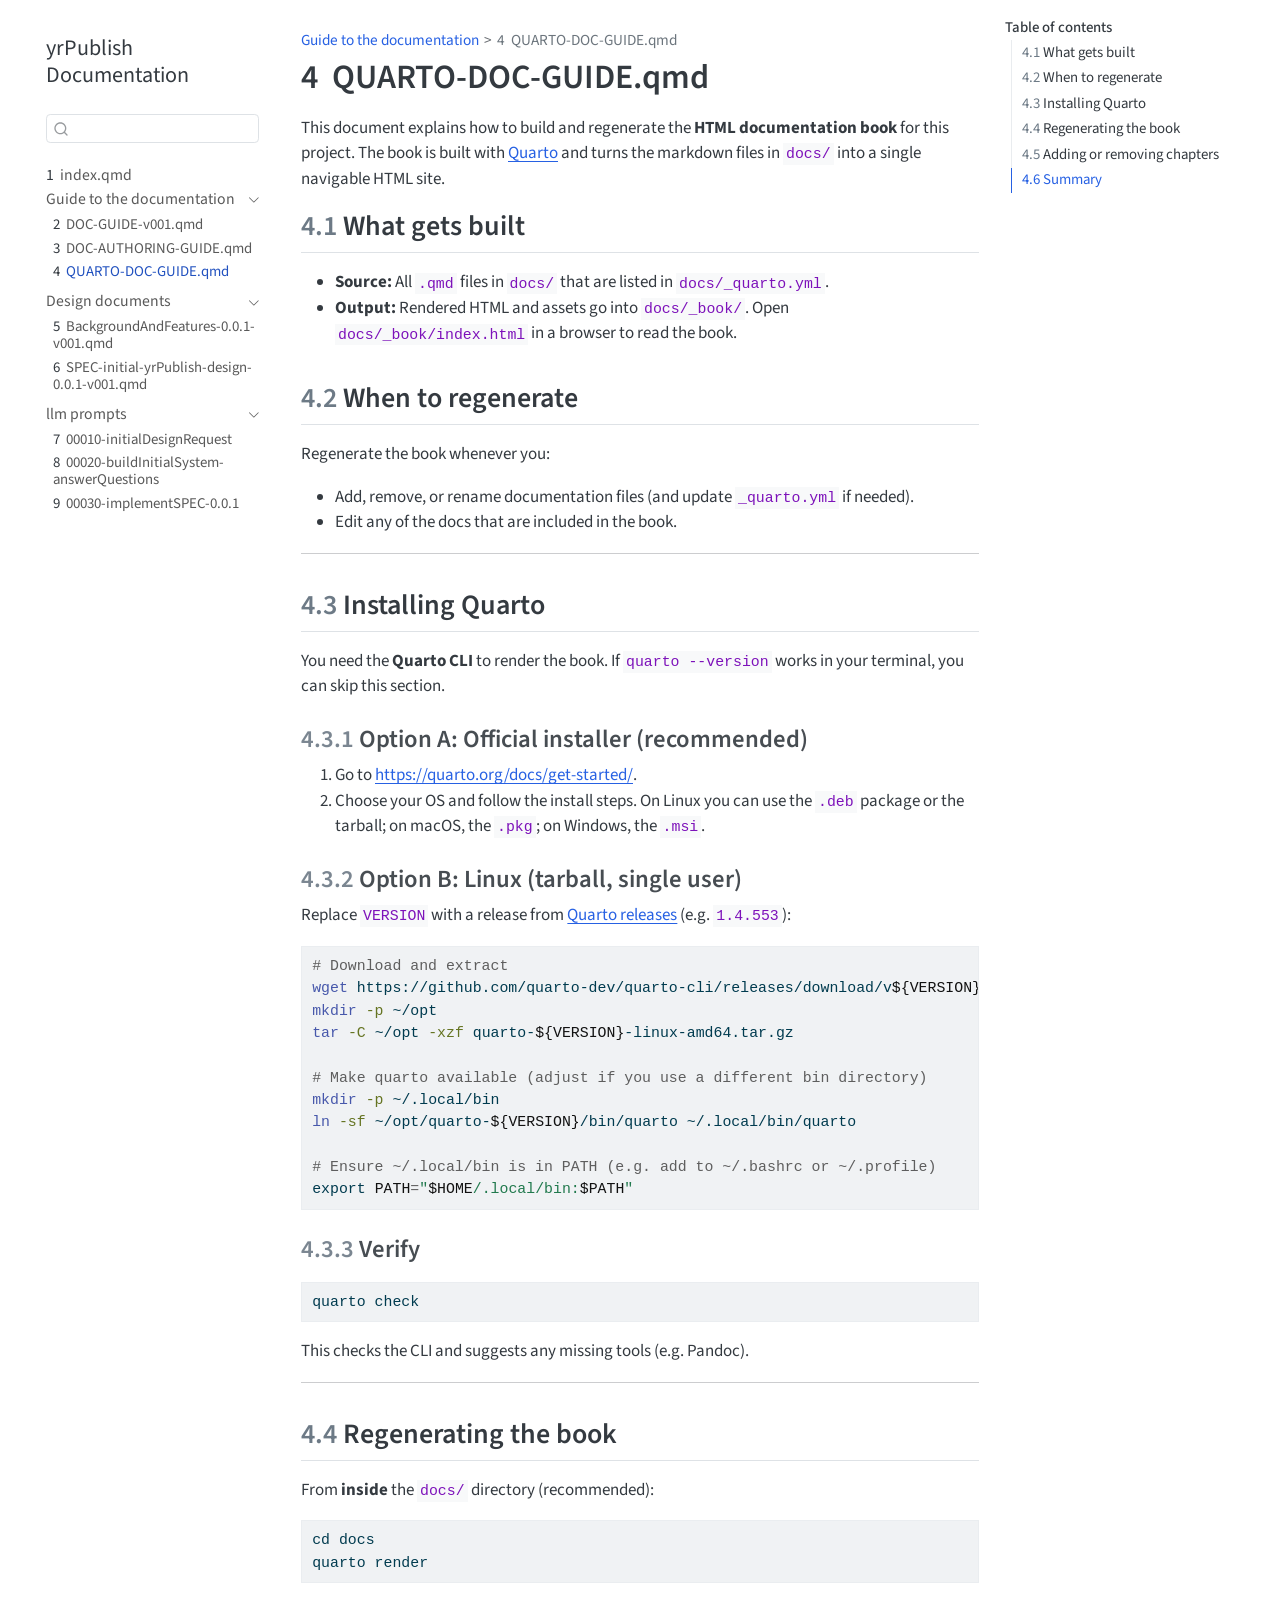
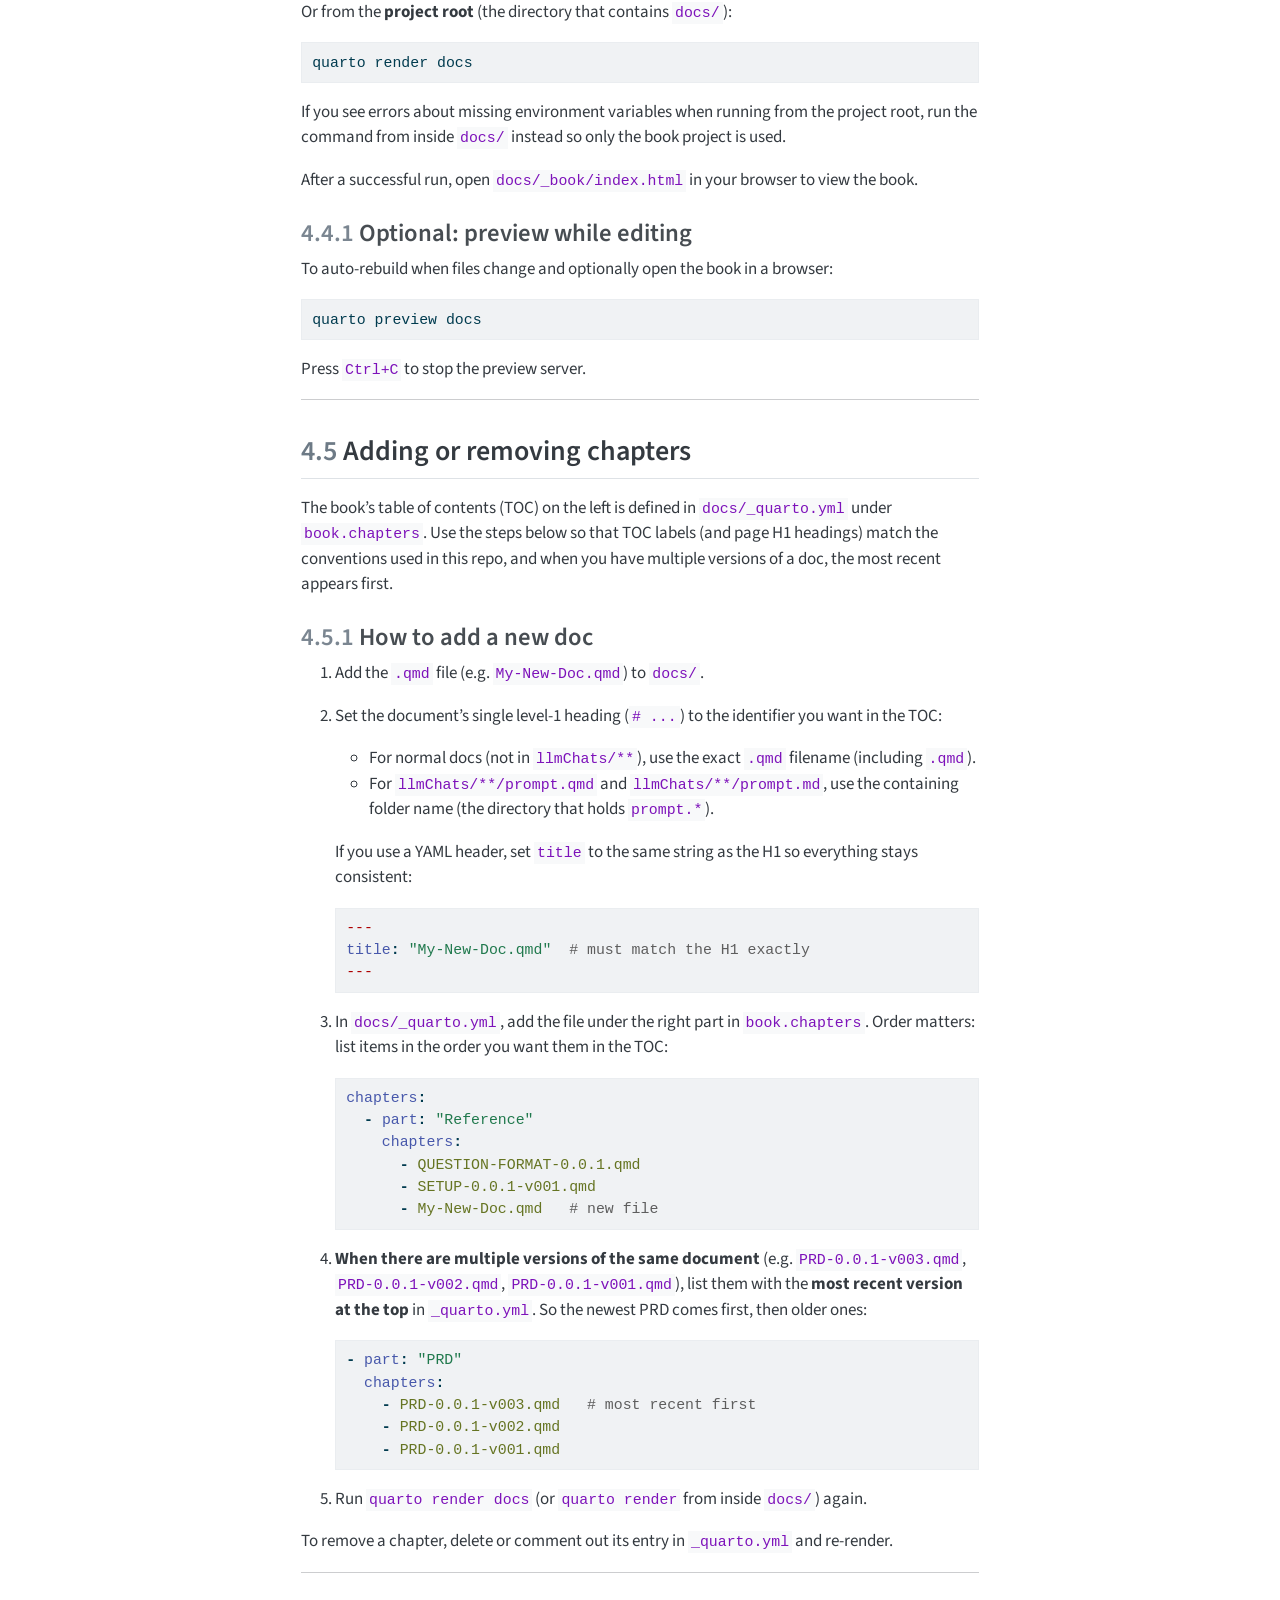
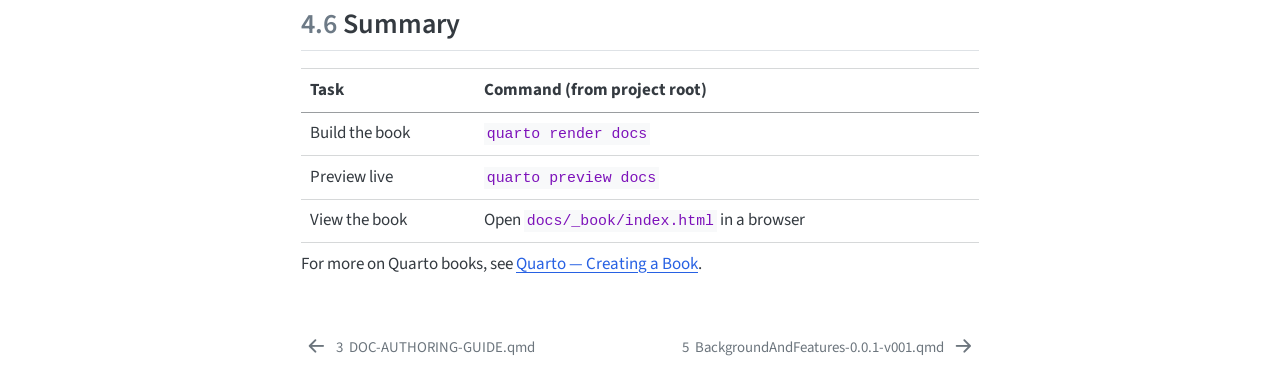
<file: docs/_book/QUARTO-DOC-GUIDE.html>
<!DOCTYPE html>
<html xmlns="http://www.w3.org/1999/xhtml" lang="en" xml:lang="en"><head>

<meta charset="utf-8">
<meta name="generator" content="quarto-1.7.33">

<meta name="viewport" content="width=device-width, initial-scale=1.0, user-scalable=yes">


<title>4&nbsp; QUARTO-DOC-GUIDE.qmd – yrPublish Documentation</title>
<style>
code{white-space: pre-wrap;}
span.smallcaps{font-variant: small-caps;}
div.columns{display: flex; gap: min(4vw, 1.5em);}
div.column{flex: auto; overflow-x: auto;}
div.hanging-indent{margin-left: 1.5em; text-indent: -1.5em;}
ul.task-list{list-style: none;}
ul.task-list li input[type="checkbox"] {
  width: 0.8em;
  margin: 0 0.8em 0.2em -1em; /* quarto-specific, see https://github.com/quarto-dev/quarto-cli/issues/4556 */ 
  vertical-align: middle;
}
/* CSS for syntax highlighting */
html { -webkit-text-size-adjust: 100%; }
pre > code.sourceCode { white-space: pre; position: relative; }
pre > code.sourceCode > span { display: inline-block; line-height: 1.25; }
pre > code.sourceCode > span:empty { height: 1.2em; }
.sourceCode { overflow: visible; }
code.sourceCode > span { color: inherit; text-decoration: inherit; }
div.sourceCode { margin: 1em 0; }
pre.sourceCode { margin: 0; }
@media screen {
div.sourceCode { overflow: auto; }
}
@media print {
pre > code.sourceCode { white-space: pre-wrap; }
pre > code.sourceCode > span { text-indent: -5em; padding-left: 5em; }
}
pre.numberSource code
  { counter-reset: source-line 0; }
pre.numberSource code > span
  { position: relative; left: -4em; counter-increment: source-line; }
pre.numberSource code > span > a:first-child::before
  { content: counter(source-line);
    position: relative; left: -1em; text-align: right; vertical-align: baseline;
    border: none; display: inline-block;
    -webkit-touch-callout: none; -webkit-user-select: none;
    -khtml-user-select: none; -moz-user-select: none;
    -ms-user-select: none; user-select: none;
    padding: 0 4px; width: 4em;
  }
pre.numberSource { margin-left: 3em;  padding-left: 4px; }
div.sourceCode
  {   }
@media screen {
pre > code.sourceCode > span > a:first-child::before { text-decoration: underline; }
}
</style>


<script src="site_libs/quarto-nav/quarto-nav.js"></script>
<script src="site_libs/quarto-nav/headroom.min.js"></script>
<script src="site_libs/clipboard/clipboard.min.js"></script>
<script src="site_libs/quarto-search/autocomplete.umd.js"></script>
<script src="site_libs/quarto-search/fuse.min.js"></script>
<script src="site_libs/quarto-search/quarto-search.js"></script>
<meta name="quarto:offset" content="./">
<link href="./BackgroundAndFeatures-0.0.1-v001.html" rel="next">
<link href="./DOC-AUTHORING-GUIDE.html" rel="prev">
<script src="site_libs/quarto-html/quarto.js" type="module"></script>
<script src="site_libs/quarto-html/tabsets/tabsets.js" type="module"></script>
<script src="site_libs/quarto-html/popper.min.js"></script>
<script src="site_libs/quarto-html/tippy.umd.min.js"></script>
<script src="site_libs/quarto-html/anchor.min.js"></script>
<link href="site_libs/quarto-html/tippy.css" rel="stylesheet">
<link href="site_libs/quarto-html/quarto-syntax-highlighting-ea385d0e468b0dd5ea5bf0780b1290d9.css" rel="stylesheet" id="quarto-text-highlighting-styles">
<script src="site_libs/bootstrap/bootstrap.min.js"></script>
<link href="site_libs/bootstrap/bootstrap-icons.css" rel="stylesheet">
<link href="site_libs/bootstrap/bootstrap-12250bc6d41324f970c4c53c607dc95b.min.css" rel="stylesheet" append-hash="true" id="quarto-bootstrap" data-mode="light">
<script id="quarto-search-options" type="application/json">{
  "location": "sidebar",
  "copy-button": false,
  "collapse-after": 3,
  "panel-placement": "start",
  "type": "textbox",
  "limit": 50,
  "keyboard-shortcut": [
    "f",
    "/",
    "s"
  ],
  "show-item-context": false,
  "language": {
    "search-no-results-text": "No results",
    "search-matching-documents-text": "matching documents",
    "search-copy-link-title": "Copy link to search",
    "search-hide-matches-text": "Hide additional matches",
    "search-more-match-text": "more match in this document",
    "search-more-matches-text": "more matches in this document",
    "search-clear-button-title": "Clear",
    "search-text-placeholder": "",
    "search-detached-cancel-button-title": "Cancel",
    "search-submit-button-title": "Submit",
    "search-label": "Search"
  }
}</script>


</head>

<body class="nav-sidebar floating quarto-light">

<div id="quarto-search-results"></div>
  <header id="quarto-header" class="headroom fixed-top">
  <nav class="quarto-secondary-nav">
    <div class="container-fluid d-flex">
      <button type="button" class="quarto-btn-toggle btn" data-bs-toggle="collapse" role="button" data-bs-target=".quarto-sidebar-collapse-item" aria-controls="quarto-sidebar" aria-expanded="false" aria-label="Toggle sidebar navigation" onclick="if (window.quartoToggleHeadroom) { window.quartoToggleHeadroom(); }">
        <i class="bi bi-layout-text-sidebar-reverse"></i>
      </button>
        <nav class="quarto-page-breadcrumbs" aria-label="breadcrumb"><ol class="breadcrumb"><li class="breadcrumb-item"><a href="./DOC-GUIDE-v001.html">Guide to the documentation</a></li><li class="breadcrumb-item"><a href="./QUARTO-DOC-GUIDE.html"><span class="chapter-number">4</span>&nbsp; <span class="chapter-title">QUARTO-DOC-GUIDE.qmd</span></a></li></ol></nav>
        <a class="flex-grow-1" role="navigation" data-bs-toggle="collapse" data-bs-target=".quarto-sidebar-collapse-item" aria-controls="quarto-sidebar" aria-expanded="false" aria-label="Toggle sidebar navigation" onclick="if (window.quartoToggleHeadroom) { window.quartoToggleHeadroom(); }">      
        </a>
      <button type="button" class="btn quarto-search-button" aria-label="Search" onclick="window.quartoOpenSearch();">
        <i class="bi bi-search"></i>
      </button>
    </div>
  </nav>
</header>
<!-- content -->
<div id="quarto-content" class="quarto-container page-columns page-rows-contents page-layout-article">
<!-- sidebar -->
  <nav id="quarto-sidebar" class="sidebar collapse collapse-horizontal quarto-sidebar-collapse-item sidebar-navigation floating overflow-auto">
    <div class="pt-lg-2 mt-2 text-left sidebar-header">
    <div class="sidebar-title mb-0 py-0">
      <a href="./">yrPublish Documentation</a> 
    </div>
      </div>
        <div class="mt-2 flex-shrink-0 align-items-center">
        <div class="sidebar-search">
        <div id="quarto-search" class="" title="Search"></div>
        </div>
        </div>
    <div class="sidebar-menu-container"> 
    <ul class="list-unstyled mt-1">
        <li class="sidebar-item">
  <div class="sidebar-item-container"> 
  <a href="./index.html" class="sidebar-item-text sidebar-link">
 <span class="menu-text"><span class="chapter-number">1</span>&nbsp; <span class="chapter-title">index.qmd</span></span></a>
  </div>
</li>
        <li class="sidebar-item sidebar-item-section">
      <div class="sidebar-item-container"> 
            <a class="sidebar-item-text sidebar-link text-start" data-bs-toggle="collapse" data-bs-target="#quarto-sidebar-section-1" role="navigation" aria-expanded="true">
 <span class="menu-text">Guide to the documentation</span></a>
          <a class="sidebar-item-toggle text-start" data-bs-toggle="collapse" data-bs-target="#quarto-sidebar-section-1" role="navigation" aria-expanded="true" aria-label="Toggle section">
            <i class="bi bi-chevron-right ms-2"></i>
          </a> 
      </div>
      <ul id="quarto-sidebar-section-1" class="collapse list-unstyled sidebar-section depth1 show">  
          <li class="sidebar-item">
  <div class="sidebar-item-container"> 
  <a href="./DOC-GUIDE-v001.html" class="sidebar-item-text sidebar-link">
 <span class="menu-text"><span class="chapter-number">2</span>&nbsp; <span class="chapter-title">DOC-GUIDE-v001.qmd</span></span></a>
  </div>
</li>
          <li class="sidebar-item">
  <div class="sidebar-item-container"> 
  <a href="./DOC-AUTHORING-GUIDE.html" class="sidebar-item-text sidebar-link">
 <span class="menu-text"><span class="chapter-number">3</span>&nbsp; <span class="chapter-title">DOC-AUTHORING-GUIDE.qmd</span></span></a>
  </div>
</li>
          <li class="sidebar-item">
  <div class="sidebar-item-container"> 
  <a href="./QUARTO-DOC-GUIDE.html" class="sidebar-item-text sidebar-link active">
 <span class="menu-text"><span class="chapter-number">4</span>&nbsp; <span class="chapter-title">QUARTO-DOC-GUIDE.qmd</span></span></a>
  </div>
</li>
      </ul>
  </li>
        <li class="sidebar-item sidebar-item-section">
      <div class="sidebar-item-container"> 
            <a class="sidebar-item-text sidebar-link text-start" data-bs-toggle="collapse" data-bs-target="#quarto-sidebar-section-2" role="navigation" aria-expanded="true">
 <span class="menu-text">Design documents</span></a>
          <a class="sidebar-item-toggle text-start" data-bs-toggle="collapse" data-bs-target="#quarto-sidebar-section-2" role="navigation" aria-expanded="true" aria-label="Toggle section">
            <i class="bi bi-chevron-right ms-2"></i>
          </a> 
      </div>
      <ul id="quarto-sidebar-section-2" class="collapse list-unstyled sidebar-section depth1 show">  
          <li class="sidebar-item">
  <div class="sidebar-item-container"> 
  <a href="./BackgroundAndFeatures-0.0.1-v001.html" class="sidebar-item-text sidebar-link">
 <span class="menu-text"><span class="chapter-number">5</span>&nbsp; <span class="chapter-title">BackgroundAndFeatures-0.0.1-v001.qmd</span></span></a>
  </div>
</li>
          <li class="sidebar-item">
  <div class="sidebar-item-container"> 
  <a href="./SPEC-initial-yrPublish-design-0.0.1-v001.html" class="sidebar-item-text sidebar-link">
 <span class="menu-text"><span class="chapter-number">6</span>&nbsp; <span class="chapter-title">SPEC-initial-yrPublish-design-0.0.1-v001.qmd</span></span></a>
  </div>
</li>
      </ul>
  </li>
        <li class="sidebar-item sidebar-item-section">
      <div class="sidebar-item-container"> 
            <a class="sidebar-item-text sidebar-link text-start" data-bs-toggle="collapse" data-bs-target="#quarto-sidebar-section-3" role="navigation" aria-expanded="true">
 <span class="menu-text">llm prompts</span></a>
          <a class="sidebar-item-toggle text-start" data-bs-toggle="collapse" data-bs-target="#quarto-sidebar-section-3" role="navigation" aria-expanded="true" aria-label="Toggle section">
            <i class="bi bi-chevron-right ms-2"></i>
          </a> 
      </div>
      <ul id="quarto-sidebar-section-3" class="collapse list-unstyled sidebar-section depth1 show">  
          <li class="sidebar-item">
  <div class="sidebar-item-container"> 
  <a href="./llmChats/00010-initialDesignRequest/00010-prompt.html" class="sidebar-item-text sidebar-link">
 <span class="menu-text"><span class="chapter-number">7</span>&nbsp; <span class="chapter-title">00010-initialDesignRequest</span></span></a>
  </div>
</li>
          <li class="sidebar-item">
  <div class="sidebar-item-container"> 
  <a href="./llmChats/00020-buildInitialSystem-answerQuestions/prompt.html" class="sidebar-item-text sidebar-link">
 <span class="menu-text"><span class="chapter-number">8</span>&nbsp; <span class="chapter-title">00020-buildInitialSystem-answerQuestions</span></span></a>
  </div>
</li>
          <li class="sidebar-item">
  <div class="sidebar-item-container"> 
  <a href="./llmChats/00030-implementSPEC-0.0.1/prompt.html" class="sidebar-item-text sidebar-link">
 <span class="menu-text"><span class="chapter-number">9</span>&nbsp; <span class="chapter-title">00030-implementSPEC-0.0.1</span></span></a>
  </div>
</li>
      </ul>
  </li>
    </ul>
    </div>
</nav>
<div id="quarto-sidebar-glass" class="quarto-sidebar-collapse-item" data-bs-toggle="collapse" data-bs-target=".quarto-sidebar-collapse-item"></div>
<!-- margin-sidebar -->
    <div id="quarto-margin-sidebar" class="sidebar margin-sidebar">
        <nav id="TOC" role="doc-toc" class="toc-active">
    <h2 id="toc-title">Table of contents</h2>
   
  <ul>
  <li><a href="#what-gets-built" id="toc-what-gets-built" class="nav-link active" data-scroll-target="#what-gets-built"><span class="header-section-number">4.1</span> What gets built</a></li>
  <li><a href="#when-to-regenerate" id="toc-when-to-regenerate" class="nav-link" data-scroll-target="#when-to-regenerate"><span class="header-section-number">4.2</span> When to regenerate</a></li>
  <li><a href="#installing-quarto" id="toc-installing-quarto" class="nav-link" data-scroll-target="#installing-quarto"><span class="header-section-number">4.3</span> Installing Quarto</a>
  <ul class="collapse">
  <li><a href="#option-a-official-installer-recommended" id="toc-option-a-official-installer-recommended" class="nav-link" data-scroll-target="#option-a-official-installer-recommended"><span class="header-section-number">4.3.1</span> Option A: Official installer (recommended)</a></li>
  <li><a href="#option-b-linux-tarball-single-user" id="toc-option-b-linux-tarball-single-user" class="nav-link" data-scroll-target="#option-b-linux-tarball-single-user"><span class="header-section-number">4.3.2</span> Option B: Linux (tarball, single user)</a></li>
  <li><a href="#verify" id="toc-verify" class="nav-link" data-scroll-target="#verify"><span class="header-section-number">4.3.3</span> Verify</a></li>
  </ul></li>
  <li><a href="#regenerating-the-book" id="toc-regenerating-the-book" class="nav-link" data-scroll-target="#regenerating-the-book"><span class="header-section-number">4.4</span> Regenerating the book</a>
  <ul class="collapse">
  <li><a href="#optional-preview-while-editing" id="toc-optional-preview-while-editing" class="nav-link" data-scroll-target="#optional-preview-while-editing"><span class="header-section-number">4.4.1</span> Optional: preview while editing</a></li>
  </ul></li>
  <li><a href="#adding-or-removing-chapters" id="toc-adding-or-removing-chapters" class="nav-link" data-scroll-target="#adding-or-removing-chapters"><span class="header-section-number">4.5</span> Adding or removing chapters</a>
  <ul class="collapse">
  <li><a href="#how-to-add-a-new-doc" id="toc-how-to-add-a-new-doc" class="nav-link" data-scroll-target="#how-to-add-a-new-doc"><span class="header-section-number">4.5.1</span> How to add a new doc</a></li>
  </ul></li>
  <li><a href="#summary" id="toc-summary" class="nav-link" data-scroll-target="#summary"><span class="header-section-number">4.6</span> Summary</a></li>
  </ul>
</nav>
    </div>
<!-- main -->
<main class="content" id="quarto-document-content">

<header id="title-block-header" class="quarto-title-block default"><nav class="quarto-page-breadcrumbs quarto-title-breadcrumbs d-none d-lg-block" aria-label="breadcrumb"><ol class="breadcrumb"><li class="breadcrumb-item"><a href="./DOC-GUIDE-v001.html">Guide to the documentation</a></li><li class="breadcrumb-item"><a href="./QUARTO-DOC-GUIDE.html"><span class="chapter-number">4</span>&nbsp; <span class="chapter-title">QUARTO-DOC-GUIDE.qmd</span></a></li></ol></nav>
<div class="quarto-title">
<h1 class="title"><span class="chapter-number">4</span>&nbsp; <span class="chapter-title">QUARTO-DOC-GUIDE.qmd</span></h1>
</div>



<div class="quarto-title-meta">

    
  
    
  </div>
  


</header>


<p>This document explains how to build and regenerate the <strong>HTML documentation book</strong> for this project. The book is built with <a href="https://quarto.org/">Quarto</a> and turns the markdown files in <code>docs/</code> into a single navigable HTML site.</p>
<section id="what-gets-built" class="level2" data-number="4.1">
<h2 data-number="4.1" class="anchored" data-anchor-id="what-gets-built"><span class="header-section-number">4.1</span> What gets built</h2>
<ul>
<li><strong>Source:</strong> All <code>.qmd</code> files in <code>docs/</code> that are listed in <code>docs/_quarto.yml</code>.</li>
<li><strong>Output:</strong> Rendered HTML and assets go into <strong><code>docs/_book/</code></strong>. Open <code>docs/_book/index.html</code> in a browser to read the book.</li>
</ul>
</section>
<section id="when-to-regenerate" class="level2" data-number="4.2">
<h2 data-number="4.2" class="anchored" data-anchor-id="when-to-regenerate"><span class="header-section-number">4.2</span> When to regenerate</h2>
<p>Regenerate the book whenever you:</p>
<ul>
<li>Add, remove, or rename documentation files (and update <code>_quarto.yml</code> if needed).</li>
<li>Edit any of the docs that are included in the book.</li>
</ul>
<hr>
</section>
<section id="installing-quarto" class="level2" data-number="4.3">
<h2 data-number="4.3" class="anchored" data-anchor-id="installing-quarto"><span class="header-section-number">4.3</span> Installing Quarto</h2>
<p>You need the <strong>Quarto CLI</strong> to render the book. If <code>quarto --version</code> works in your terminal, you can skip this section.</p>
<section id="option-a-official-installer-recommended" class="level3" data-number="4.3.1">
<h3 data-number="4.3.1" class="anchored" data-anchor-id="option-a-official-installer-recommended"><span class="header-section-number">4.3.1</span> Option A: Official installer (recommended)</h3>
<ol type="1">
<li>Go to <a href="https://quarto.org/docs/get-started/">https://quarto.org/docs/get-started/</a>.</li>
<li>Choose your OS and follow the install steps. On Linux you can use the <code>.deb</code> package or the tarball; on macOS, the <code>.pkg</code>; on Windows, the <code>.msi</code>.</li>
</ol>
</section>
<section id="option-b-linux-tarball-single-user" class="level3" data-number="4.3.2">
<h3 data-number="4.3.2" class="anchored" data-anchor-id="option-b-linux-tarball-single-user"><span class="header-section-number">4.3.2</span> Option B: Linux (tarball, single user)</h3>
<p>Replace <code>VERSION</code> with a release from <a href="https://github.com/quarto-dev/quarto-cli/releases">Quarto releases</a> (e.g.&nbsp;<code>1.4.553</code>):</p>
<div class="sourceCode" id="cb1"><pre class="sourceCode bash code-with-copy"><code class="sourceCode bash"><span id="cb1-1"><a href="#cb1-1" aria-hidden="true" tabindex="-1"></a><span class="co"># Download and extract</span></span>
<span id="cb1-2"><a href="#cb1-2" aria-hidden="true" tabindex="-1"></a><span class="fu">wget</span> https://github.com/quarto-dev/quarto-cli/releases/download/v<span class="va">${VERSION}</span>/quarto-<span class="va">${VERSION}</span>-linux-amd64.tar.gz</span>
<span id="cb1-3"><a href="#cb1-3" aria-hidden="true" tabindex="-1"></a><span class="fu">mkdir</span> <span class="at">-p</span> ~/opt</span>
<span id="cb1-4"><a href="#cb1-4" aria-hidden="true" tabindex="-1"></a><span class="fu">tar</span> <span class="at">-C</span> ~/opt <span class="at">-xzf</span> quarto-<span class="va">${VERSION}</span>-linux-amd64.tar.gz</span>
<span id="cb1-5"><a href="#cb1-5" aria-hidden="true" tabindex="-1"></a></span>
<span id="cb1-6"><a href="#cb1-6" aria-hidden="true" tabindex="-1"></a><span class="co"># Make quarto available (adjust if you use a different bin directory)</span></span>
<span id="cb1-7"><a href="#cb1-7" aria-hidden="true" tabindex="-1"></a><span class="fu">mkdir</span> <span class="at">-p</span> ~/.local/bin</span>
<span id="cb1-8"><a href="#cb1-8" aria-hidden="true" tabindex="-1"></a><span class="fu">ln</span> <span class="at">-sf</span> ~/opt/quarto-<span class="va">${VERSION}</span>/bin/quarto ~/.local/bin/quarto</span>
<span id="cb1-9"><a href="#cb1-9" aria-hidden="true" tabindex="-1"></a></span>
<span id="cb1-10"><a href="#cb1-10" aria-hidden="true" tabindex="-1"></a><span class="co"># Ensure ~/.local/bin is in PATH (e.g. add to ~/.bashrc or ~/.profile)</span></span>
<span id="cb1-11"><a href="#cb1-11" aria-hidden="true" tabindex="-1"></a><span class="bu">export</span> <span class="va">PATH</span><span class="op">=</span><span class="st">"</span><span class="va">$HOME</span><span class="st">/.local/bin:</span><span class="va">$PATH</span><span class="st">"</span></span></code><button title="Copy to Clipboard" class="code-copy-button"><i class="bi"></i></button></pre></div>
</section>
<section id="verify" class="level3" data-number="4.3.3">
<h3 data-number="4.3.3" class="anchored" data-anchor-id="verify"><span class="header-section-number">4.3.3</span> Verify</h3>
<div class="sourceCode" id="cb2"><pre class="sourceCode bash code-with-copy"><code class="sourceCode bash"><span id="cb2-1"><a href="#cb2-1" aria-hidden="true" tabindex="-1"></a><span class="ex">quarto</span> check</span></code><button title="Copy to Clipboard" class="code-copy-button"><i class="bi"></i></button></pre></div>
<p>This checks the CLI and suggests any missing tools (e.g.&nbsp;Pandoc).</p>
<hr>
</section>
</section>
<section id="regenerating-the-book" class="level2" data-number="4.4">
<h2 data-number="4.4" class="anchored" data-anchor-id="regenerating-the-book"><span class="header-section-number">4.4</span> Regenerating the book</h2>
<p>From <strong>inside</strong> the <code>docs/</code> directory (recommended):</p>
<div class="sourceCode" id="cb3"><pre class="sourceCode bash code-with-copy"><code class="sourceCode bash"><span id="cb3-1"><a href="#cb3-1" aria-hidden="true" tabindex="-1"></a><span class="bu">cd</span> docs</span>
<span id="cb3-2"><a href="#cb3-2" aria-hidden="true" tabindex="-1"></a><span class="ex">quarto</span> render</span></code><button title="Copy to Clipboard" class="code-copy-button"><i class="bi"></i></button></pre></div>
<p>Or from the <strong>project root</strong> (the directory that contains <code>docs/</code>):</p>
<div class="sourceCode" id="cb4"><pre class="sourceCode bash code-with-copy"><code class="sourceCode bash"><span id="cb4-1"><a href="#cb4-1" aria-hidden="true" tabindex="-1"></a><span class="ex">quarto</span> render docs</span></code><button title="Copy to Clipboard" class="code-copy-button"><i class="bi"></i></button></pre></div>
<p>If you see errors about missing environment variables when running from the project root, run the command from inside <code>docs/</code> instead so only the book project is used.</p>
<p>After a successful run, open <strong><code>docs/_book/index.html</code></strong> in your browser to view the book.</p>
<section id="optional-preview-while-editing" class="level3" data-number="4.4.1">
<h3 data-number="4.4.1" class="anchored" data-anchor-id="optional-preview-while-editing"><span class="header-section-number">4.4.1</span> Optional: preview while editing</h3>
<p>To auto-rebuild when files change and optionally open the book in a browser:</p>
<div class="sourceCode" id="cb5"><pre class="sourceCode bash code-with-copy"><code class="sourceCode bash"><span id="cb5-1"><a href="#cb5-1" aria-hidden="true" tabindex="-1"></a><span class="ex">quarto</span> preview docs</span></code><button title="Copy to Clipboard" class="code-copy-button"><i class="bi"></i></button></pre></div>
<p>Press <code>Ctrl+C</code> to stop the preview server.</p>
<hr>
</section>
</section>
<section id="adding-or-removing-chapters" class="level2" data-number="4.5">
<h2 data-number="4.5" class="anchored" data-anchor-id="adding-or-removing-chapters"><span class="header-section-number">4.5</span> Adding or removing chapters</h2>
<p>The book’s table of contents (TOC) on the left is defined in <strong><code>docs/_quarto.yml</code></strong> under <code>book.chapters</code>. Use the steps below so that TOC labels (and page H1 headings) match the conventions used in this repo, and when you have multiple versions of a doc, the most recent appears first.</p>
<section id="how-to-add-a-new-doc" class="level3" data-number="4.5.1">
<h3 data-number="4.5.1" class="anchored" data-anchor-id="how-to-add-a-new-doc"><span class="header-section-number">4.5.1</span> How to add a new doc</h3>
<ol type="1">
<li><p>Add the <code>.qmd</code> file (e.g.&nbsp;<code>My-New-Doc.qmd</code>) to <code>docs/</code>.</p></li>
<li><p>Set the document’s single level-1 heading (<code># ...</code>) to the identifier you want in the TOC:</p>
<ul>
<li>For normal docs (not in <code>llmChats/**</code>), use the exact <code>.qmd</code> filename (including <code>.qmd</code>).</li>
<li>For <code>llmChats/**/prompt.qmd</code> and <code>llmChats/**/prompt.md</code>, use the containing folder name (the directory that holds <code>prompt.*</code>).</li>
</ul>
<p>If you use a YAML header, set <strong><code>title</code></strong> to the same string as the H1 so everything stays consistent:</p>
<div class="sourceCode" id="cb6"><pre class="sourceCode yaml code-with-copy"><code class="sourceCode yaml"><span id="cb6-1"><a href="#cb6-1" aria-hidden="true" tabindex="-1"></a><span class="pp">---</span></span>
<span id="cb6-2"><a href="#cb6-2" aria-hidden="true" tabindex="-1"></a><span class="fu">title</span><span class="kw">:</span><span class="at"> </span><span class="st">"My-New-Doc.qmd"</span><span class="co">  # must match the H1 exactly</span></span>
<span id="cb6-3"><a href="#cb6-3" aria-hidden="true" tabindex="-1"></a><span class="pp">---</span></span></code><button title="Copy to Clipboard" class="code-copy-button"><i class="bi"></i></button></pre></div></li>
<li><p>In <strong><code>docs/_quarto.yml</code></strong>, add the file under the right part in <code>book.chapters</code>. Order matters: list items in the order you want them in the TOC:</p>
<div class="sourceCode" id="cb7"><pre class="sourceCode yaml code-with-copy"><code class="sourceCode yaml"><span id="cb7-1"><a href="#cb7-1" aria-hidden="true" tabindex="-1"></a><span class="fu">chapters</span><span class="kw">:</span></span>
<span id="cb7-2"><a href="#cb7-2" aria-hidden="true" tabindex="-1"></a><span class="at">  </span><span class="kw">-</span><span class="at"> </span><span class="fu">part</span><span class="kw">:</span><span class="at"> </span><span class="st">"Reference"</span></span>
<span id="cb7-3"><a href="#cb7-3" aria-hidden="true" tabindex="-1"></a><span class="at">    </span><span class="fu">chapters</span><span class="kw">:</span></span>
<span id="cb7-4"><a href="#cb7-4" aria-hidden="true" tabindex="-1"></a><span class="at">      </span><span class="kw">-</span><span class="at"> QUESTION-FORMAT-0.0.1.qmd</span></span>
<span id="cb7-5"><a href="#cb7-5" aria-hidden="true" tabindex="-1"></a><span class="at">      </span><span class="kw">-</span><span class="at"> SETUP-0.0.1-v001.qmd</span></span>
<span id="cb7-6"><a href="#cb7-6" aria-hidden="true" tabindex="-1"></a><span class="at">      </span><span class="kw">-</span><span class="at"> My-New-Doc.qmd</span><span class="co">   # new file</span></span></code><button title="Copy to Clipboard" class="code-copy-button"><i class="bi"></i></button></pre></div></li>
<li><p><strong>When there are multiple versions of the same document</strong> (e.g.&nbsp;<code>PRD-0.0.1-v003.qmd</code>, <code>PRD-0.0.1-v002.qmd</code>, <code>PRD-0.0.1-v001.qmd</code>), list them with the <strong>most recent version at the top</strong> in <code>_quarto.yml</code>. So the newest PRD comes first, then older ones:</p>
<div class="sourceCode" id="cb8"><pre class="sourceCode yaml code-with-copy"><code class="sourceCode yaml"><span id="cb8-1"><a href="#cb8-1" aria-hidden="true" tabindex="-1"></a><span class="kw">-</span><span class="at"> </span><span class="fu">part</span><span class="kw">:</span><span class="at"> </span><span class="st">"PRD"</span></span>
<span id="cb8-2"><a href="#cb8-2" aria-hidden="true" tabindex="-1"></a><span class="at">  </span><span class="fu">chapters</span><span class="kw">:</span></span>
<span id="cb8-3"><a href="#cb8-3" aria-hidden="true" tabindex="-1"></a><span class="at">    </span><span class="kw">-</span><span class="at"> PRD-0.0.1-v003.qmd</span><span class="co">   # most recent first</span></span>
<span id="cb8-4"><a href="#cb8-4" aria-hidden="true" tabindex="-1"></a><span class="at">    </span><span class="kw">-</span><span class="at"> PRD-0.0.1-v002.qmd</span></span>
<span id="cb8-5"><a href="#cb8-5" aria-hidden="true" tabindex="-1"></a><span class="at">    </span><span class="kw">-</span><span class="at"> PRD-0.0.1-v001.qmd</span></span></code><button title="Copy to Clipboard" class="code-copy-button"><i class="bi"></i></button></pre></div></li>
<li><p>Run <code>quarto render docs</code> (or <code>quarto render</code> from inside <code>docs/</code>) again.</p></li>
</ol>
<p>To remove a chapter, delete or comment out its entry in <code>_quarto.yml</code> and re-render.</p>
<hr>
</section>
</section>
<section id="summary" class="level2" data-number="4.6">
<h2 data-number="4.6" class="anchored" data-anchor-id="summary"><span class="header-section-number">4.6</span> Summary</h2>
<table class="caption-top table">
<thead>
<tr class="header">
<th>Task</th>
<th>Command (from project root)</th>
</tr>
</thead>
<tbody>
<tr class="odd">
<td>Build the book</td>
<td><code>quarto render docs</code></td>
</tr>
<tr class="even">
<td>Preview live</td>
<td><code>quarto preview docs</code></td>
</tr>
<tr class="odd">
<td>View the book</td>
<td>Open <code>docs/_book/index.html</code> in a browser</td>
</tr>
</tbody>
</table>
<p>For more on Quarto books, see <a href="https://quarto.org/docs/books/">Quarto — Creating a Book</a>.</p>


</section>

</main> <!-- /main -->
<script id="quarto-html-after-body" type="application/javascript">
  window.document.addEventListener("DOMContentLoaded", function (event) {
    const icon = "";
    const anchorJS = new window.AnchorJS();
    anchorJS.options = {
      placement: 'right',
      icon: icon
    };
    anchorJS.add('.anchored');
    const isCodeAnnotation = (el) => {
      for (const clz of el.classList) {
        if (clz.startsWith('code-annotation-')) {                     
          return true;
        }
      }
      return false;
    }
    const onCopySuccess = function(e) {
      // button target
      const button = e.trigger;
      // don't keep focus
      button.blur();
      // flash "checked"
      button.classList.add('code-copy-button-checked');
      var currentTitle = button.getAttribute("title");
      button.setAttribute("title", "Copied!");
      let tooltip;
      if (window.bootstrap) {
        button.setAttribute("data-bs-toggle", "tooltip");
        button.setAttribute("data-bs-placement", "left");
        button.setAttribute("data-bs-title", "Copied!");
        tooltip = new bootstrap.Tooltip(button, 
          { trigger: "manual", 
            customClass: "code-copy-button-tooltip",
            offset: [0, -8]});
        tooltip.show();    
      }
      setTimeout(function() {
        if (tooltip) {
          tooltip.hide();
          button.removeAttribute("data-bs-title");
          button.removeAttribute("data-bs-toggle");
          button.removeAttribute("data-bs-placement");
        }
        button.setAttribute("title", currentTitle);
        button.classList.remove('code-copy-button-checked');
      }, 1000);
      // clear code selection
      e.clearSelection();
    }
    const getTextToCopy = function(trigger) {
        const codeEl = trigger.previousElementSibling.cloneNode(true);
        for (const childEl of codeEl.children) {
          if (isCodeAnnotation(childEl)) {
            childEl.remove();
          }
        }
        return codeEl.innerText;
    }
    const clipboard = new window.ClipboardJS('.code-copy-button:not([data-in-quarto-modal])', {
      text: getTextToCopy
    });
    clipboard.on('success', onCopySuccess);
    if (window.document.getElementById('quarto-embedded-source-code-modal')) {
      const clipboardModal = new window.ClipboardJS('.code-copy-button[data-in-quarto-modal]', {
        text: getTextToCopy,
        container: window.document.getElementById('quarto-embedded-source-code-modal')
      });
      clipboardModal.on('success', onCopySuccess);
    }
      var localhostRegex = new RegExp(/^(?:http|https):\/\/localhost\:?[0-9]*\//);
      var mailtoRegex = new RegExp(/^mailto:/);
        var filterRegex = new RegExp('/' + window.location.host + '/');
      var isInternal = (href) => {
          return filterRegex.test(href) || localhostRegex.test(href) || mailtoRegex.test(href);
      }
      // Inspect non-navigation links and adorn them if external
     var links = window.document.querySelectorAll('a[href]:not(.nav-link):not(.navbar-brand):not(.toc-action):not(.sidebar-link):not(.sidebar-item-toggle):not(.pagination-link):not(.no-external):not([aria-hidden]):not(.dropdown-item):not(.quarto-navigation-tool):not(.about-link)');
      for (var i=0; i<links.length; i++) {
        const link = links[i];
        if (!isInternal(link.href)) {
          // undo the damage that might have been done by quarto-nav.js in the case of
          // links that we want to consider external
          if (link.dataset.originalHref !== undefined) {
            link.href = link.dataset.originalHref;
          }
        }
      }
    function tippyHover(el, contentFn, onTriggerFn, onUntriggerFn) {
      const config = {
        allowHTML: true,
        maxWidth: 500,
        delay: 100,
        arrow: false,
        appendTo: function(el) {
            return el.parentElement;
        },
        interactive: true,
        interactiveBorder: 10,
        theme: 'quarto',
        placement: 'bottom-start',
      };
      if (contentFn) {
        config.content = contentFn;
      }
      if (onTriggerFn) {
        config.onTrigger = onTriggerFn;
      }
      if (onUntriggerFn) {
        config.onUntrigger = onUntriggerFn;
      }
      window.tippy(el, config); 
    }
    const noterefs = window.document.querySelectorAll('a[role="doc-noteref"]');
    for (var i=0; i<noterefs.length; i++) {
      const ref = noterefs[i];
      tippyHover(ref, function() {
        // use id or data attribute instead here
        let href = ref.getAttribute('data-footnote-href') || ref.getAttribute('href');
        try { href = new URL(href).hash; } catch {}
        const id = href.replace(/^#\/?/, "");
        const note = window.document.getElementById(id);
        if (note) {
          return note.innerHTML;
        } else {
          return "";
        }
      });
    }
    const xrefs = window.document.querySelectorAll('a.quarto-xref');
    const processXRef = (id, note) => {
      // Strip column container classes
      const stripColumnClz = (el) => {
        el.classList.remove("page-full", "page-columns");
        if (el.children) {
          for (const child of el.children) {
            stripColumnClz(child);
          }
        }
      }
      stripColumnClz(note)
      if (id === null || id.startsWith('sec-')) {
        // Special case sections, only their first couple elements
        const container = document.createElement("div");
        if (note.children && note.children.length > 2) {
          container.appendChild(note.children[0].cloneNode(true));
          for (let i = 1; i < note.children.length; i++) {
            const child = note.children[i];
            if (child.tagName === "P" && child.innerText === "") {
              continue;
            } else {
              container.appendChild(child.cloneNode(true));
              break;
            }
          }
          if (window.Quarto?.typesetMath) {
            window.Quarto.typesetMath(container);
          }
          return container.innerHTML
        } else {
          if (window.Quarto?.typesetMath) {
            window.Quarto.typesetMath(note);
          }
          return note.innerHTML;
        }
      } else {
        // Remove any anchor links if they are present
        const anchorLink = note.querySelector('a.anchorjs-link');
        if (anchorLink) {
          anchorLink.remove();
        }
        if (window.Quarto?.typesetMath) {
          window.Quarto.typesetMath(note);
        }
        if (note.classList.contains("callout")) {
          return note.outerHTML;
        } else {
          return note.innerHTML;
        }
      }
    }
    for (var i=0; i<xrefs.length; i++) {
      const xref = xrefs[i];
      tippyHover(xref, undefined, function(instance) {
        instance.disable();
        let url = xref.getAttribute('href');
        let hash = undefined; 
        if (url.startsWith('#')) {
          hash = url;
        } else {
          try { hash = new URL(url).hash; } catch {}
        }
        if (hash) {
          const id = hash.replace(/^#\/?/, "");
          const note = window.document.getElementById(id);
          if (note !== null) {
            try {
              const html = processXRef(id, note.cloneNode(true));
              instance.setContent(html);
            } finally {
              instance.enable();
              instance.show();
            }
          } else {
            // See if we can fetch this
            fetch(url.split('#')[0])
            .then(res => res.text())
            .then(html => {
              const parser = new DOMParser();
              const htmlDoc = parser.parseFromString(html, "text/html");
              const note = htmlDoc.getElementById(id);
              if (note !== null) {
                const html = processXRef(id, note);
                instance.setContent(html);
              } 
            }).finally(() => {
              instance.enable();
              instance.show();
            });
          }
        } else {
          // See if we can fetch a full url (with no hash to target)
          // This is a special case and we should probably do some content thinning / targeting
          fetch(url)
          .then(res => res.text())
          .then(html => {
            const parser = new DOMParser();
            const htmlDoc = parser.parseFromString(html, "text/html");
            const note = htmlDoc.querySelector('main.content');
            if (note !== null) {
              // This should only happen for chapter cross references
              // (since there is no id in the URL)
              // remove the first header
              if (note.children.length > 0 && note.children[0].tagName === "HEADER") {
                note.children[0].remove();
              }
              const html = processXRef(null, note);
              instance.setContent(html);
            } 
          }).finally(() => {
            instance.enable();
            instance.show();
          });
        }
      }, function(instance) {
      });
    }
        let selectedAnnoteEl;
        const selectorForAnnotation = ( cell, annotation) => {
          let cellAttr = 'data-code-cell="' + cell + '"';
          let lineAttr = 'data-code-annotation="' +  annotation + '"';
          const selector = 'span[' + cellAttr + '][' + lineAttr + ']';
          return selector;
        }
        const selectCodeLines = (annoteEl) => {
          const doc = window.document;
          const targetCell = annoteEl.getAttribute("data-target-cell");
          const targetAnnotation = annoteEl.getAttribute("data-target-annotation");
          const annoteSpan = window.document.querySelector(selectorForAnnotation(targetCell, targetAnnotation));
          const lines = annoteSpan.getAttribute("data-code-lines").split(",");
          const lineIds = lines.map((line) => {
            return targetCell + "-" + line;
          })
          let top = null;
          let height = null;
          let parent = null;
          if (lineIds.length > 0) {
              //compute the position of the single el (top and bottom and make a div)
              const el = window.document.getElementById(lineIds[0]);
              top = el.offsetTop;
              height = el.offsetHeight;
              parent = el.parentElement.parentElement;
            if (lineIds.length > 1) {
              const lastEl = window.document.getElementById(lineIds[lineIds.length - 1]);
              const bottom = lastEl.offsetTop + lastEl.offsetHeight;
              height = bottom - top;
            }
            if (top !== null && height !== null && parent !== null) {
              // cook up a div (if necessary) and position it 
              let div = window.document.getElementById("code-annotation-line-highlight");
              if (div === null) {
                div = window.document.createElement("div");
                div.setAttribute("id", "code-annotation-line-highlight");
                div.style.position = 'absolute';
                parent.appendChild(div);
              }
              div.style.top = top - 2 + "px";
              div.style.height = height + 4 + "px";
              div.style.left = 0;
              let gutterDiv = window.document.getElementById("code-annotation-line-highlight-gutter");
              if (gutterDiv === null) {
                gutterDiv = window.document.createElement("div");
                gutterDiv.setAttribute("id", "code-annotation-line-highlight-gutter");
                gutterDiv.style.position = 'absolute';
                const codeCell = window.document.getElementById(targetCell);
                const gutter = codeCell.querySelector('.code-annotation-gutter');
                gutter.appendChild(gutterDiv);
              }
              gutterDiv.style.top = top - 2 + "px";
              gutterDiv.style.height = height + 4 + "px";
            }
            selectedAnnoteEl = annoteEl;
          }
        };
        const unselectCodeLines = () => {
          const elementsIds = ["code-annotation-line-highlight", "code-annotation-line-highlight-gutter"];
          elementsIds.forEach((elId) => {
            const div = window.document.getElementById(elId);
            if (div) {
              div.remove();
            }
          });
          selectedAnnoteEl = undefined;
        };
          // Handle positioning of the toggle
      window.addEventListener(
        "resize",
        throttle(() => {
          elRect = undefined;
          if (selectedAnnoteEl) {
            selectCodeLines(selectedAnnoteEl);
          }
        }, 10)
      );
      function throttle(fn, ms) {
      let throttle = false;
      let timer;
        return (...args) => {
          if(!throttle) { // first call gets through
              fn.apply(this, args);
              throttle = true;
          } else { // all the others get throttled
              if(timer) clearTimeout(timer); // cancel #2
              timer = setTimeout(() => {
                fn.apply(this, args);
                timer = throttle = false;
              }, ms);
          }
        };
      }
        // Attach click handler to the DT
        const annoteDls = window.document.querySelectorAll('dt[data-target-cell]');
        for (const annoteDlNode of annoteDls) {
          annoteDlNode.addEventListener('click', (event) => {
            const clickedEl = event.target;
            if (clickedEl !== selectedAnnoteEl) {
              unselectCodeLines();
              const activeEl = window.document.querySelector('dt[data-target-cell].code-annotation-active');
              if (activeEl) {
                activeEl.classList.remove('code-annotation-active');
              }
              selectCodeLines(clickedEl);
              clickedEl.classList.add('code-annotation-active');
            } else {
              // Unselect the line
              unselectCodeLines();
              clickedEl.classList.remove('code-annotation-active');
            }
          });
        }
    const findCites = (el) => {
      const parentEl = el.parentElement;
      if (parentEl) {
        const cites = parentEl.dataset.cites;
        if (cites) {
          return {
            el,
            cites: cites.split(' ')
          };
        } else {
          return findCites(el.parentElement)
        }
      } else {
        return undefined;
      }
    };
    var bibliorefs = window.document.querySelectorAll('a[role="doc-biblioref"]');
    for (var i=0; i<bibliorefs.length; i++) {
      const ref = bibliorefs[i];
      const citeInfo = findCites(ref);
      if (citeInfo) {
        tippyHover(citeInfo.el, function() {
          var popup = window.document.createElement('div');
          citeInfo.cites.forEach(function(cite) {
            var citeDiv = window.document.createElement('div');
            citeDiv.classList.add('hanging-indent');
            citeDiv.classList.add('csl-entry');
            var biblioDiv = window.document.getElementById('ref-' + cite);
            if (biblioDiv) {
              citeDiv.innerHTML = biblioDiv.innerHTML;
            }
            popup.appendChild(citeDiv);
          });
          return popup.innerHTML;
        });
      }
    }
  });
  </script>
<nav class="page-navigation">
  <div class="nav-page nav-page-previous">
      <a href="./DOC-AUTHORING-GUIDE.html" class="pagination-link" aria-label="DOC-AUTHORING-GUIDE.qmd">
        <i class="bi bi-arrow-left-short"></i> <span class="nav-page-text"><span class="chapter-number">3</span>&nbsp; <span class="chapter-title">DOC-AUTHORING-GUIDE.qmd</span></span>
      </a>          
  </div>
  <div class="nav-page nav-page-next">
      <a href="./BackgroundAndFeatures-0.0.1-v001.html" class="pagination-link" aria-label="BackgroundAndFeatures-0.0.1-v001.qmd">
        <span class="nav-page-text"><span class="chapter-number">5</span>&nbsp; <span class="chapter-title">BackgroundAndFeatures-0.0.1-v001.qmd</span></span> <i class="bi bi-arrow-right-short"></i>
      </a>
  </div>
</nav>
</div> <!-- /content -->




</body></html>
</file>
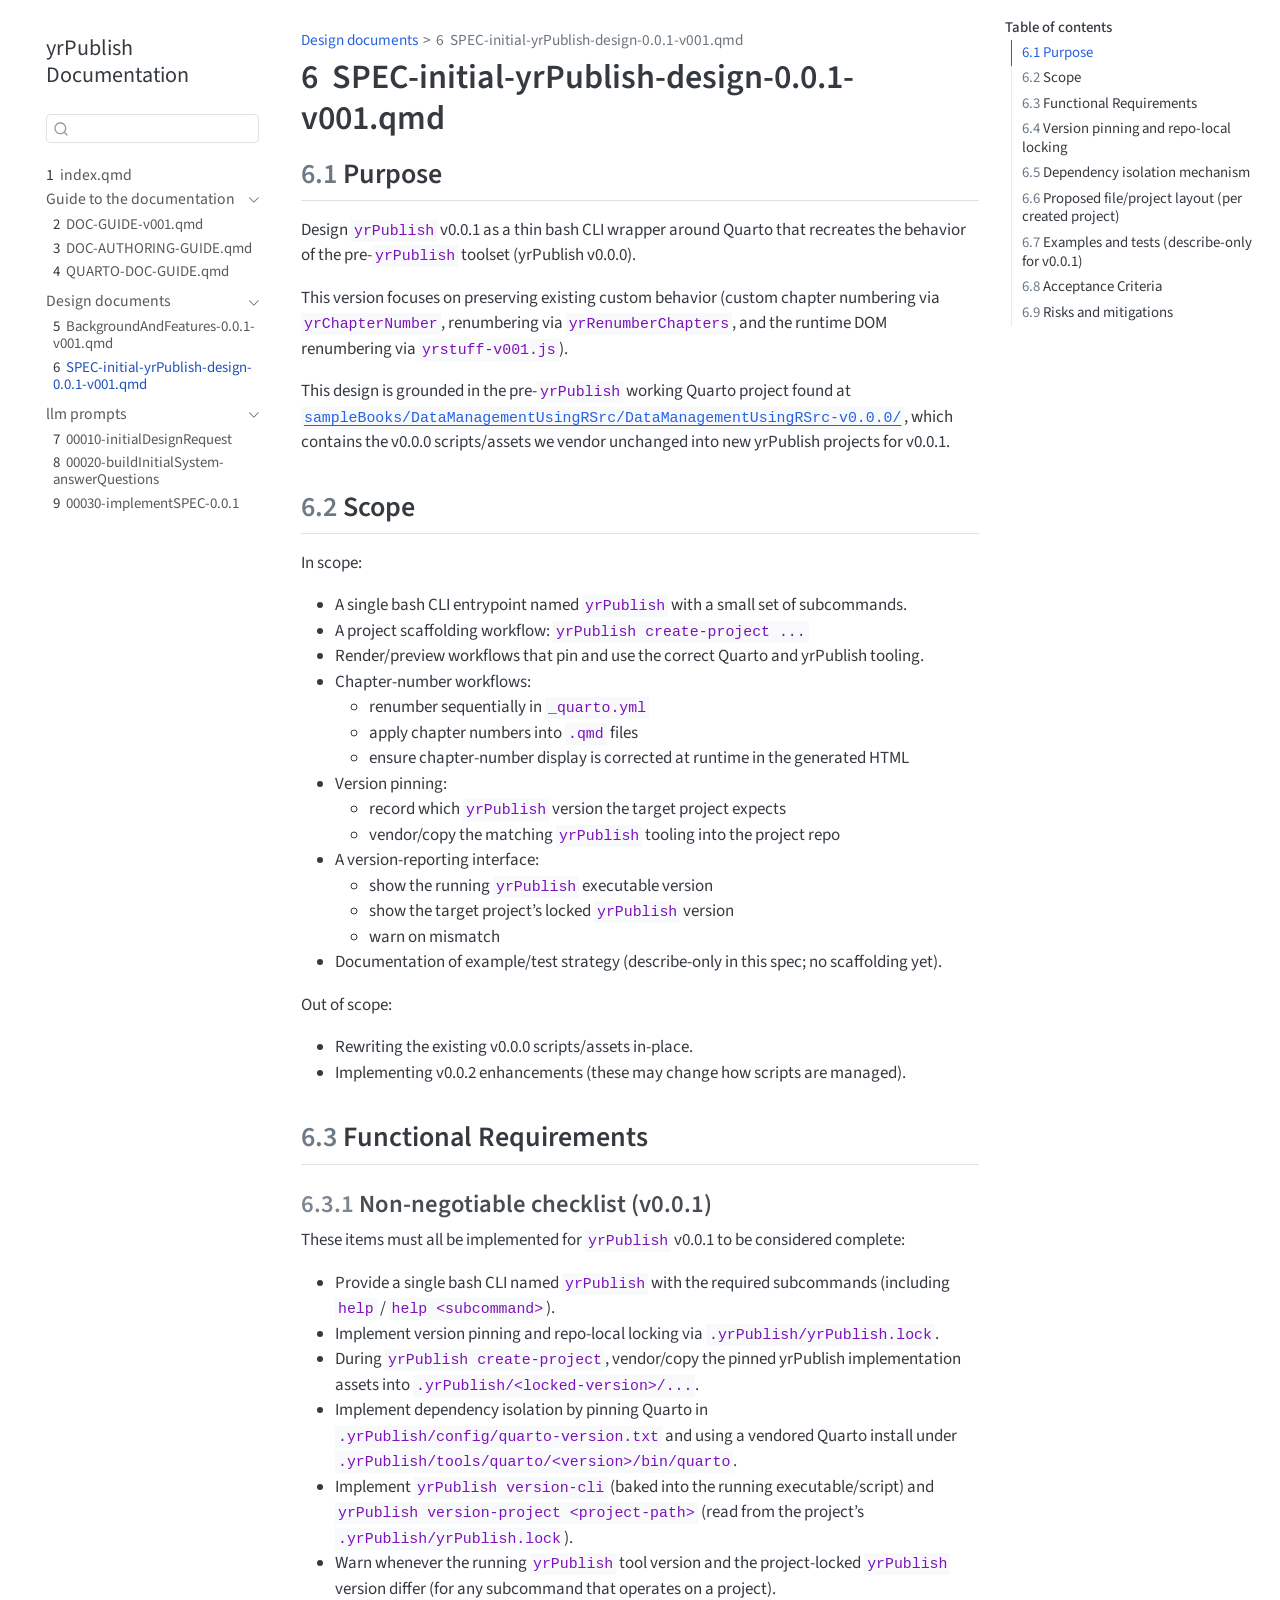
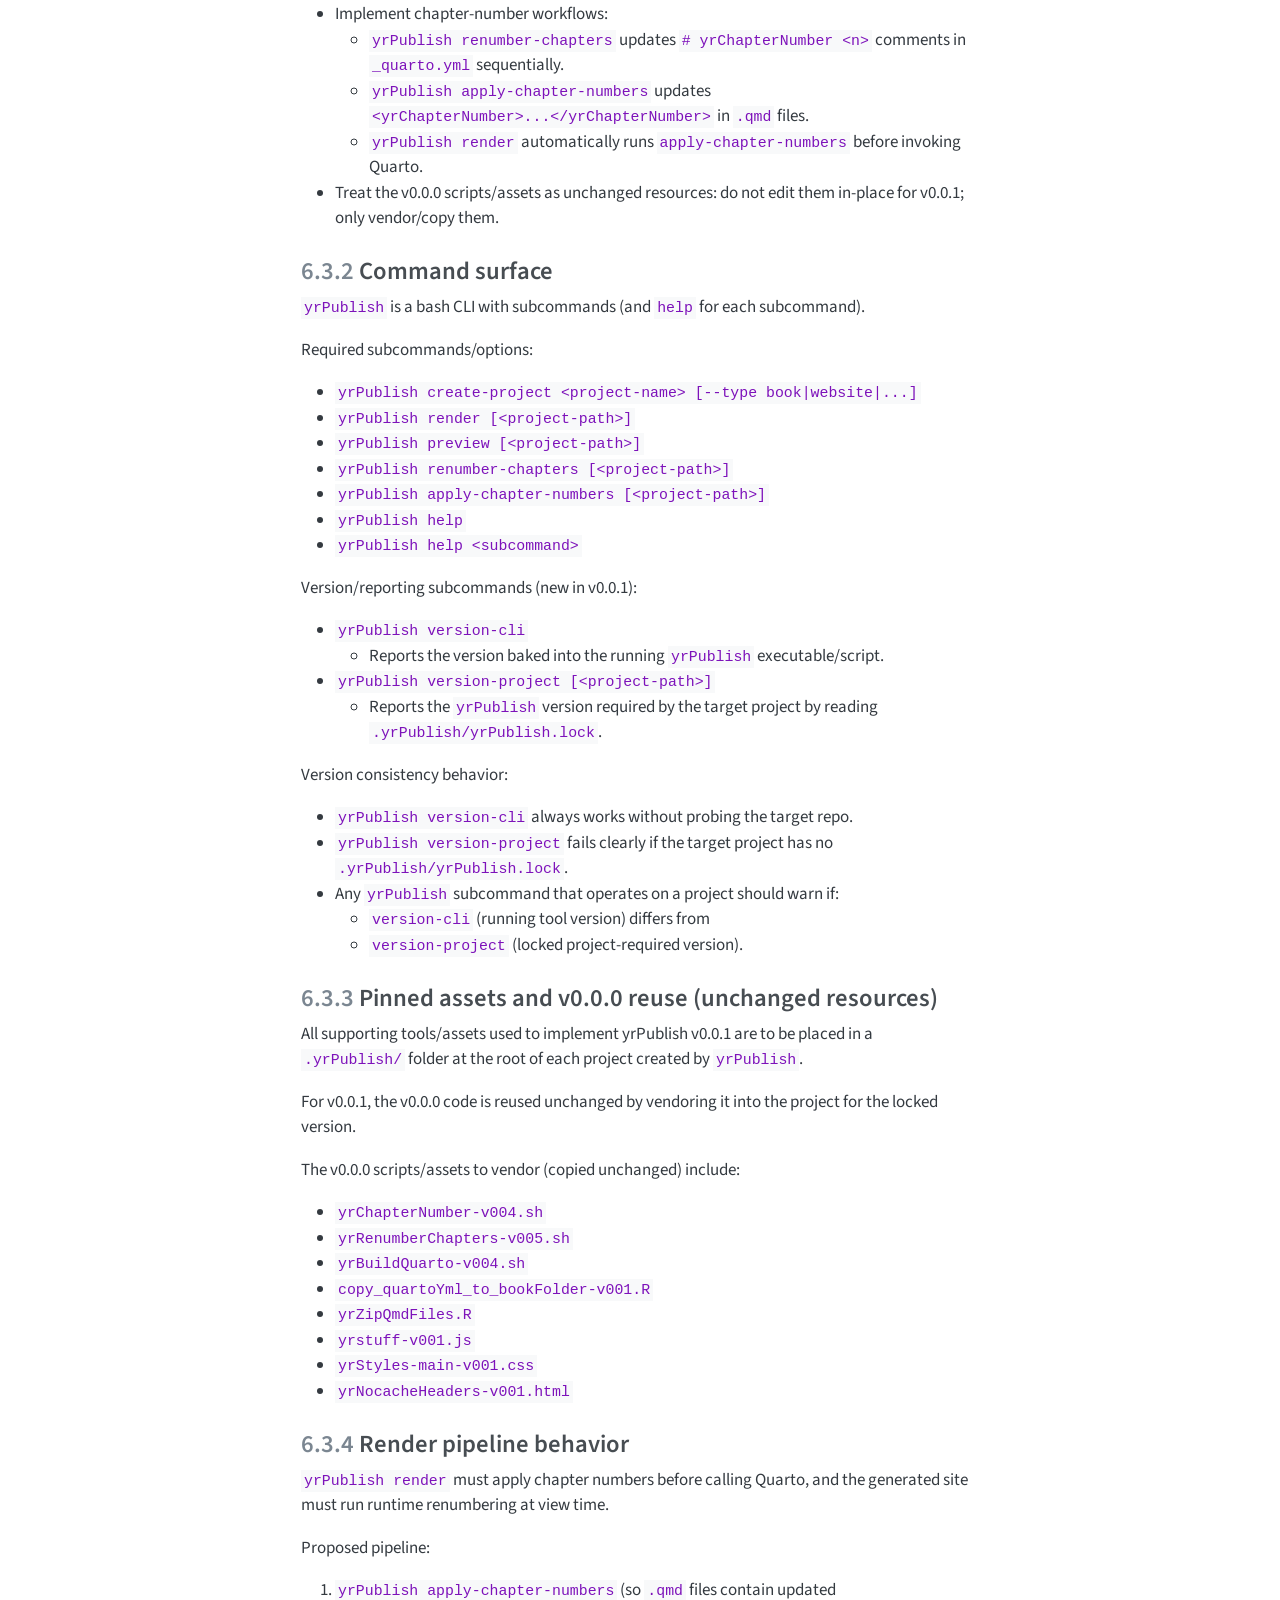
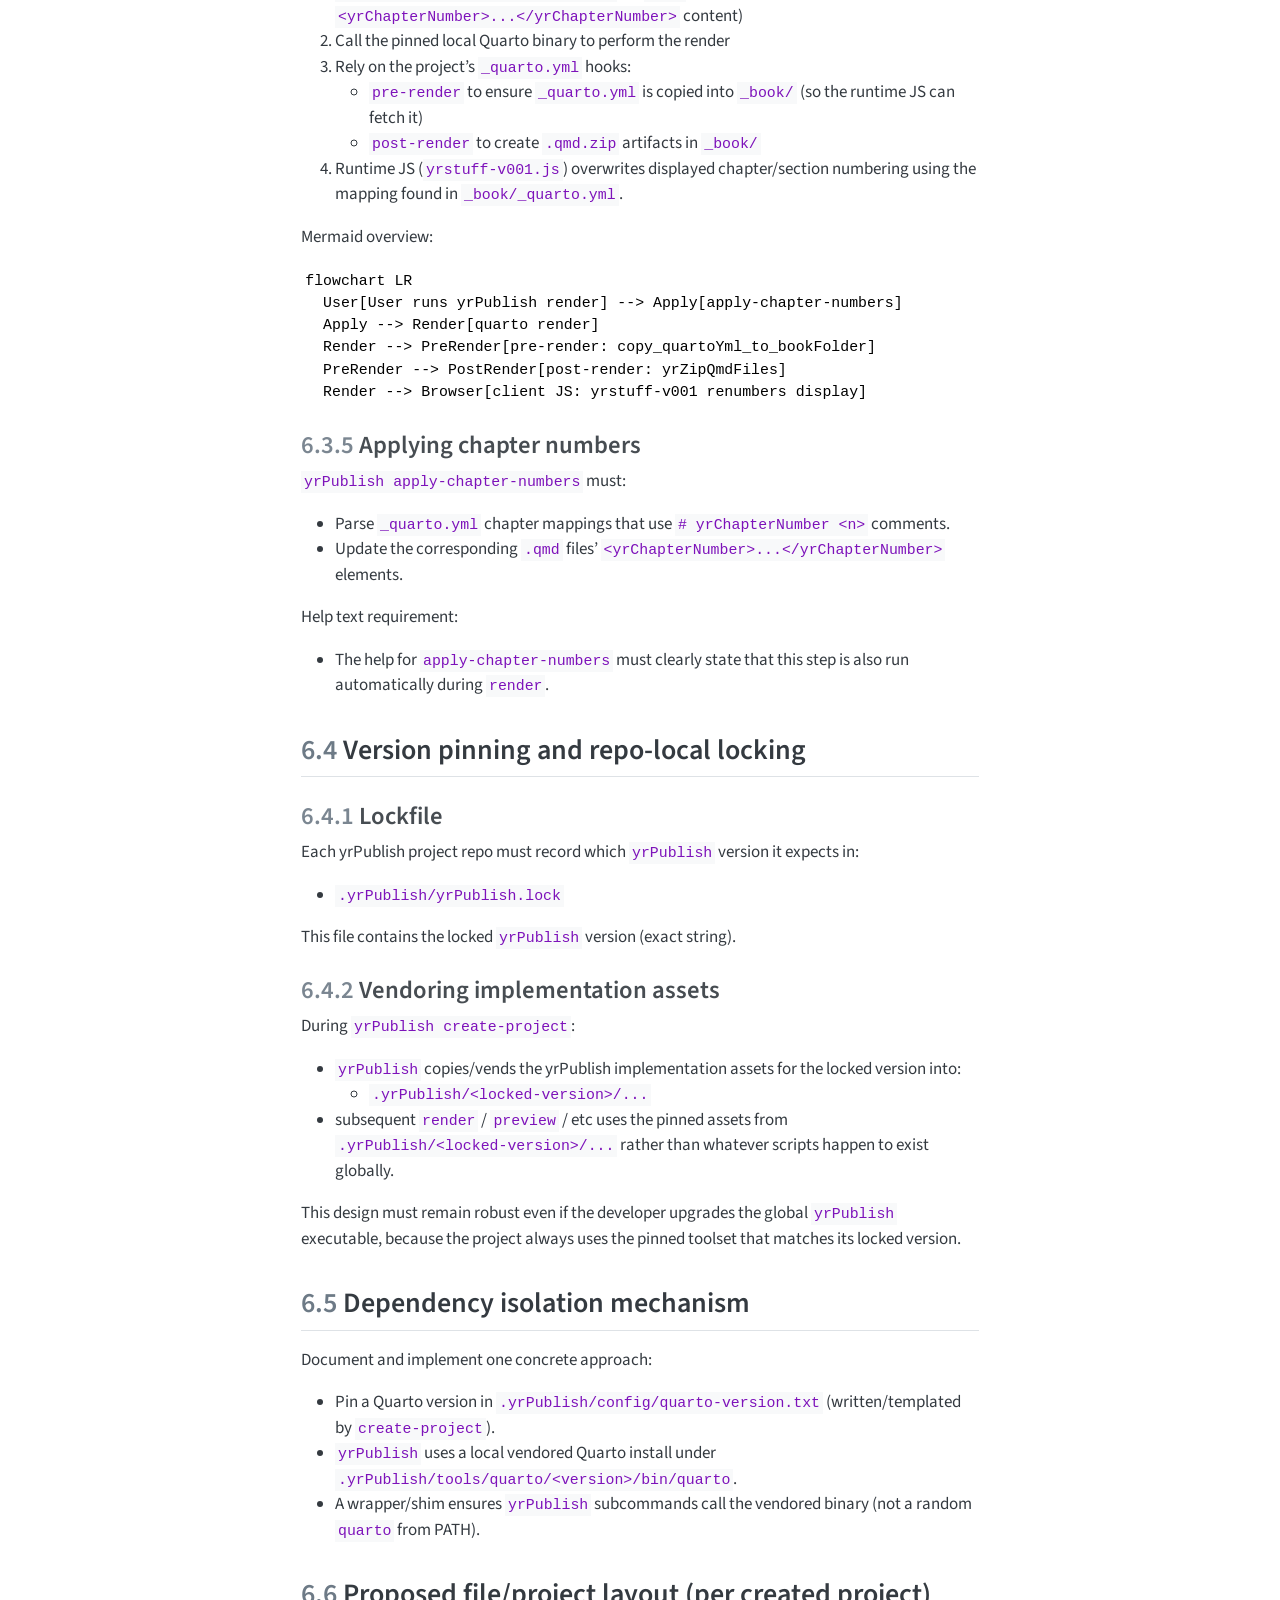
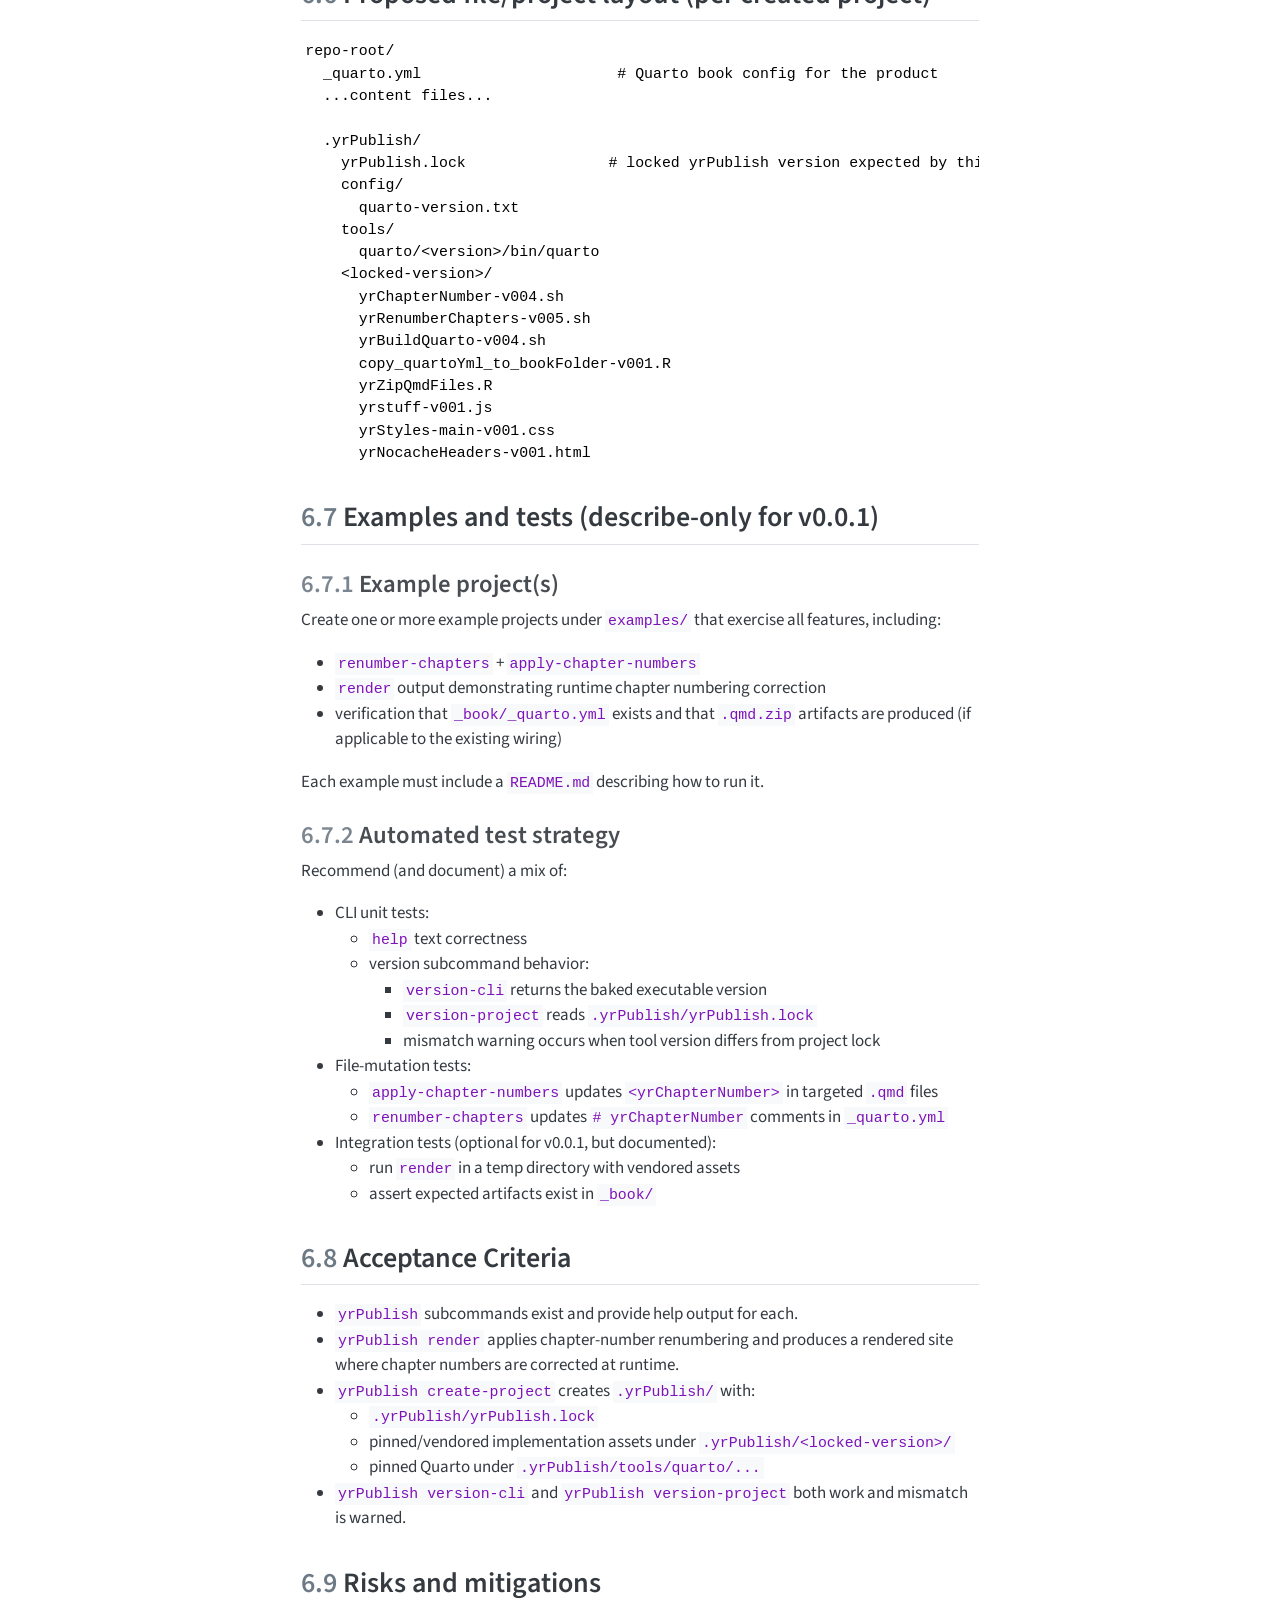
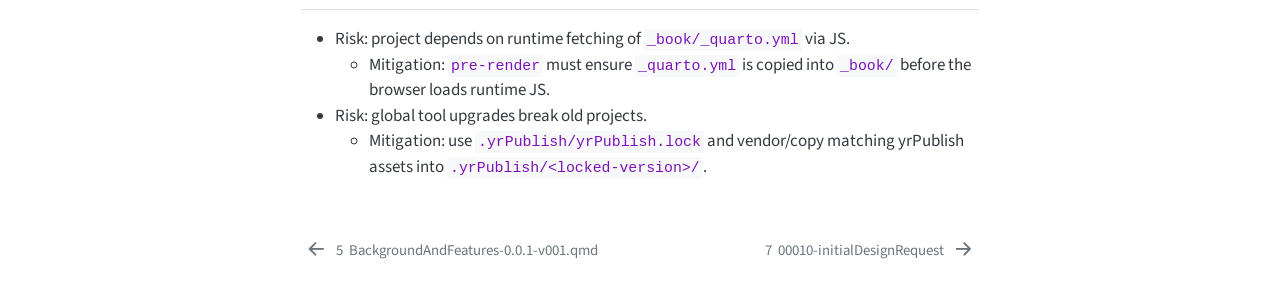
<file: docs/_book/SPEC-initial-yrPublish-design-0.0.1-v001.html>
<!DOCTYPE html>
<html xmlns="http://www.w3.org/1999/xhtml" lang="en" xml:lang="en"><head>

<meta charset="utf-8">
<meta name="generator" content="quarto-1.7.33">

<meta name="viewport" content="width=device-width, initial-scale=1.0, user-scalable=yes">


<title>6&nbsp; SPEC-initial-yrPublish-design-0.0.1-v001.qmd – yrPublish Documentation</title>
<style>
code{white-space: pre-wrap;}
span.smallcaps{font-variant: small-caps;}
div.columns{display: flex; gap: min(4vw, 1.5em);}
div.column{flex: auto; overflow-x: auto;}
div.hanging-indent{margin-left: 1.5em; text-indent: -1.5em;}
ul.task-list{list-style: none;}
ul.task-list li input[type="checkbox"] {
  width: 0.8em;
  margin: 0 0.8em 0.2em -1em; /* quarto-specific, see https://github.com/quarto-dev/quarto-cli/issues/4556 */ 
  vertical-align: middle;
}
</style>


<script src="site_libs/quarto-nav/quarto-nav.js"></script>
<script src="site_libs/quarto-nav/headroom.min.js"></script>
<script src="site_libs/clipboard/clipboard.min.js"></script>
<script src="site_libs/quarto-search/autocomplete.umd.js"></script>
<script src="site_libs/quarto-search/fuse.min.js"></script>
<script src="site_libs/quarto-search/quarto-search.js"></script>
<meta name="quarto:offset" content="./">
<link href="./llmChats/00010-initialDesignRequest/00010-prompt.html" rel="next">
<link href="./BackgroundAndFeatures-0.0.1-v001.html" rel="prev">
<script src="site_libs/quarto-html/quarto.js" type="module"></script>
<script src="site_libs/quarto-html/tabsets/tabsets.js" type="module"></script>
<script src="site_libs/quarto-html/popper.min.js"></script>
<script src="site_libs/quarto-html/tippy.umd.min.js"></script>
<script src="site_libs/quarto-html/anchor.min.js"></script>
<link href="site_libs/quarto-html/tippy.css" rel="stylesheet">
<link href="site_libs/quarto-html/quarto-syntax-highlighting-ea385d0e468b0dd5ea5bf0780b1290d9.css" rel="stylesheet" id="quarto-text-highlighting-styles">
<script src="site_libs/bootstrap/bootstrap.min.js"></script>
<link href="site_libs/bootstrap/bootstrap-icons.css" rel="stylesheet">
<link href="site_libs/bootstrap/bootstrap-12250bc6d41324f970c4c53c607dc95b.min.css" rel="stylesheet" append-hash="true" id="quarto-bootstrap" data-mode="light">
<script id="quarto-search-options" type="application/json">{
  "location": "sidebar",
  "copy-button": false,
  "collapse-after": 3,
  "panel-placement": "start",
  "type": "textbox",
  "limit": 50,
  "keyboard-shortcut": [
    "f",
    "/",
    "s"
  ],
  "show-item-context": false,
  "language": {
    "search-no-results-text": "No results",
    "search-matching-documents-text": "matching documents",
    "search-copy-link-title": "Copy link to search",
    "search-hide-matches-text": "Hide additional matches",
    "search-more-match-text": "more match in this document",
    "search-more-matches-text": "more matches in this document",
    "search-clear-button-title": "Clear",
    "search-text-placeholder": "",
    "search-detached-cancel-button-title": "Cancel",
    "search-submit-button-title": "Submit",
    "search-label": "Search"
  }
}</script>


</head>

<body class="nav-sidebar floating quarto-light">

<div id="quarto-search-results"></div>
  <header id="quarto-header" class="headroom fixed-top">
  <nav class="quarto-secondary-nav">
    <div class="container-fluid d-flex">
      <button type="button" class="quarto-btn-toggle btn" data-bs-toggle="collapse" role="button" data-bs-target=".quarto-sidebar-collapse-item" aria-controls="quarto-sidebar" aria-expanded="false" aria-label="Toggle sidebar navigation" onclick="if (window.quartoToggleHeadroom) { window.quartoToggleHeadroom(); }">
        <i class="bi bi-layout-text-sidebar-reverse"></i>
      </button>
        <nav class="quarto-page-breadcrumbs" aria-label="breadcrumb"><ol class="breadcrumb"><li class="breadcrumb-item"><a href="./BackgroundAndFeatures-0.0.1-v001.html">Design documents</a></li><li class="breadcrumb-item"><a href="./SPEC-initial-yrPublish-design-0.0.1-v001.html"><span class="chapter-number">6</span>&nbsp; <span class="chapter-title">SPEC-initial-yrPublish-design-0.0.1-v001.qmd</span></a></li></ol></nav>
        <a class="flex-grow-1" role="navigation" data-bs-toggle="collapse" data-bs-target=".quarto-sidebar-collapse-item" aria-controls="quarto-sidebar" aria-expanded="false" aria-label="Toggle sidebar navigation" onclick="if (window.quartoToggleHeadroom) { window.quartoToggleHeadroom(); }">      
        </a>
      <button type="button" class="btn quarto-search-button" aria-label="Search" onclick="window.quartoOpenSearch();">
        <i class="bi bi-search"></i>
      </button>
    </div>
  </nav>
</header>
<!-- content -->
<div id="quarto-content" class="quarto-container page-columns page-rows-contents page-layout-article">
<!-- sidebar -->
  <nav id="quarto-sidebar" class="sidebar collapse collapse-horizontal quarto-sidebar-collapse-item sidebar-navigation floating overflow-auto">
    <div class="pt-lg-2 mt-2 text-left sidebar-header">
    <div class="sidebar-title mb-0 py-0">
      <a href="./">yrPublish Documentation</a> 
    </div>
      </div>
        <div class="mt-2 flex-shrink-0 align-items-center">
        <div class="sidebar-search">
        <div id="quarto-search" class="" title="Search"></div>
        </div>
        </div>
    <div class="sidebar-menu-container"> 
    <ul class="list-unstyled mt-1">
        <li class="sidebar-item">
  <div class="sidebar-item-container"> 
  <a href="./index.html" class="sidebar-item-text sidebar-link">
 <span class="menu-text"><span class="chapter-number">1</span>&nbsp; <span class="chapter-title">index.qmd</span></span></a>
  </div>
</li>
        <li class="sidebar-item sidebar-item-section">
      <div class="sidebar-item-container"> 
            <a class="sidebar-item-text sidebar-link text-start" data-bs-toggle="collapse" data-bs-target="#quarto-sidebar-section-1" role="navigation" aria-expanded="true">
 <span class="menu-text">Guide to the documentation</span></a>
          <a class="sidebar-item-toggle text-start" data-bs-toggle="collapse" data-bs-target="#quarto-sidebar-section-1" role="navigation" aria-expanded="true" aria-label="Toggle section">
            <i class="bi bi-chevron-right ms-2"></i>
          </a> 
      </div>
      <ul id="quarto-sidebar-section-1" class="collapse list-unstyled sidebar-section depth1 show">  
          <li class="sidebar-item">
  <div class="sidebar-item-container"> 
  <a href="./DOC-GUIDE-v001.html" class="sidebar-item-text sidebar-link">
 <span class="menu-text"><span class="chapter-number">2</span>&nbsp; <span class="chapter-title">DOC-GUIDE-v001.qmd</span></span></a>
  </div>
</li>
          <li class="sidebar-item">
  <div class="sidebar-item-container"> 
  <a href="./DOC-AUTHORING-GUIDE.html" class="sidebar-item-text sidebar-link">
 <span class="menu-text"><span class="chapter-number">3</span>&nbsp; <span class="chapter-title">DOC-AUTHORING-GUIDE.qmd</span></span></a>
  </div>
</li>
          <li class="sidebar-item">
  <div class="sidebar-item-container"> 
  <a href="./QUARTO-DOC-GUIDE.html" class="sidebar-item-text sidebar-link">
 <span class="menu-text"><span class="chapter-number">4</span>&nbsp; <span class="chapter-title">QUARTO-DOC-GUIDE.qmd</span></span></a>
  </div>
</li>
      </ul>
  </li>
        <li class="sidebar-item sidebar-item-section">
      <div class="sidebar-item-container"> 
            <a class="sidebar-item-text sidebar-link text-start" data-bs-toggle="collapse" data-bs-target="#quarto-sidebar-section-2" role="navigation" aria-expanded="true">
 <span class="menu-text">Design documents</span></a>
          <a class="sidebar-item-toggle text-start" data-bs-toggle="collapse" data-bs-target="#quarto-sidebar-section-2" role="navigation" aria-expanded="true" aria-label="Toggle section">
            <i class="bi bi-chevron-right ms-2"></i>
          </a> 
      </div>
      <ul id="quarto-sidebar-section-2" class="collapse list-unstyled sidebar-section depth1 show">  
          <li class="sidebar-item">
  <div class="sidebar-item-container"> 
  <a href="./BackgroundAndFeatures-0.0.1-v001.html" class="sidebar-item-text sidebar-link">
 <span class="menu-text"><span class="chapter-number">5</span>&nbsp; <span class="chapter-title">BackgroundAndFeatures-0.0.1-v001.qmd</span></span></a>
  </div>
</li>
          <li class="sidebar-item">
  <div class="sidebar-item-container"> 
  <a href="./SPEC-initial-yrPublish-design-0.0.1-v001.html" class="sidebar-item-text sidebar-link active">
 <span class="menu-text"><span class="chapter-number">6</span>&nbsp; <span class="chapter-title">SPEC-initial-yrPublish-design-0.0.1-v001.qmd</span></span></a>
  </div>
</li>
      </ul>
  </li>
        <li class="sidebar-item sidebar-item-section">
      <div class="sidebar-item-container"> 
            <a class="sidebar-item-text sidebar-link text-start" data-bs-toggle="collapse" data-bs-target="#quarto-sidebar-section-3" role="navigation" aria-expanded="true">
 <span class="menu-text">llm prompts</span></a>
          <a class="sidebar-item-toggle text-start" data-bs-toggle="collapse" data-bs-target="#quarto-sidebar-section-3" role="navigation" aria-expanded="true" aria-label="Toggle section">
            <i class="bi bi-chevron-right ms-2"></i>
          </a> 
      </div>
      <ul id="quarto-sidebar-section-3" class="collapse list-unstyled sidebar-section depth1 show">  
          <li class="sidebar-item">
  <div class="sidebar-item-container"> 
  <a href="./llmChats/00010-initialDesignRequest/00010-prompt.html" class="sidebar-item-text sidebar-link">
 <span class="menu-text"><span class="chapter-number">7</span>&nbsp; <span class="chapter-title">00010-initialDesignRequest</span></span></a>
  </div>
</li>
          <li class="sidebar-item">
  <div class="sidebar-item-container"> 
  <a href="./llmChats/00020-buildInitialSystem-answerQuestions/prompt.html" class="sidebar-item-text sidebar-link">
 <span class="menu-text"><span class="chapter-number">8</span>&nbsp; <span class="chapter-title">00020-buildInitialSystem-answerQuestions</span></span></a>
  </div>
</li>
          <li class="sidebar-item">
  <div class="sidebar-item-container"> 
  <a href="./llmChats/00030-implementSPEC-0.0.1/prompt.html" class="sidebar-item-text sidebar-link">
 <span class="menu-text"><span class="chapter-number">9</span>&nbsp; <span class="chapter-title">00030-implementSPEC-0.0.1</span></span></a>
  </div>
</li>
      </ul>
  </li>
    </ul>
    </div>
</nav>
<div id="quarto-sidebar-glass" class="quarto-sidebar-collapse-item" data-bs-toggle="collapse" data-bs-target=".quarto-sidebar-collapse-item"></div>
<!-- margin-sidebar -->
    <div id="quarto-margin-sidebar" class="sidebar margin-sidebar">
        <nav id="TOC" role="doc-toc" class="toc-active">
    <h2 id="toc-title">Table of contents</h2>
   
  <ul>
  <li><a href="#purpose" id="toc-purpose" class="nav-link active" data-scroll-target="#purpose"><span class="header-section-number">6.1</span> Purpose</a></li>
  <li><a href="#scope" id="toc-scope" class="nav-link" data-scroll-target="#scope"><span class="header-section-number">6.2</span> Scope</a></li>
  <li><a href="#functional-requirements" id="toc-functional-requirements" class="nav-link" data-scroll-target="#functional-requirements"><span class="header-section-number">6.3</span> Functional Requirements</a>
  <ul class="collapse">
  <li><a href="#non-negotiable-checklist-v0.0.1" id="toc-non-negotiable-checklist-v0.0.1" class="nav-link" data-scroll-target="#non-negotiable-checklist-v0.0.1"><span class="header-section-number">6.3.1</span> Non-negotiable checklist (v0.0.1)</a></li>
  <li><a href="#command-surface" id="toc-command-surface" class="nav-link" data-scroll-target="#command-surface"><span class="header-section-number">6.3.2</span> Command surface</a></li>
  <li><a href="#pinned-assets-and-v0.0.0-reuse-unchanged-resources" id="toc-pinned-assets-and-v0.0.0-reuse-unchanged-resources" class="nav-link" data-scroll-target="#pinned-assets-and-v0.0.0-reuse-unchanged-resources"><span class="header-section-number">6.3.3</span> Pinned assets and v0.0.0 reuse (unchanged resources)</a></li>
  <li><a href="#render-pipeline-behavior" id="toc-render-pipeline-behavior" class="nav-link" data-scroll-target="#render-pipeline-behavior"><span class="header-section-number">6.3.4</span> Render pipeline behavior</a></li>
  <li><a href="#applying-chapter-numbers" id="toc-applying-chapter-numbers" class="nav-link" data-scroll-target="#applying-chapter-numbers"><span class="header-section-number">6.3.5</span> Applying chapter numbers</a></li>
  </ul></li>
  <li><a href="#version-pinning-and-repo-local-locking" id="toc-version-pinning-and-repo-local-locking" class="nav-link" data-scroll-target="#version-pinning-and-repo-local-locking"><span class="header-section-number">6.4</span> Version pinning and repo-local locking</a>
  <ul class="collapse">
  <li><a href="#lockfile" id="toc-lockfile" class="nav-link" data-scroll-target="#lockfile"><span class="header-section-number">6.4.1</span> Lockfile</a></li>
  <li><a href="#vendoring-implementation-assets" id="toc-vendoring-implementation-assets" class="nav-link" data-scroll-target="#vendoring-implementation-assets"><span class="header-section-number">6.4.2</span> Vendoring implementation assets</a></li>
  </ul></li>
  <li><a href="#dependency-isolation-mechanism" id="toc-dependency-isolation-mechanism" class="nav-link" data-scroll-target="#dependency-isolation-mechanism"><span class="header-section-number">6.5</span> Dependency isolation mechanism</a></li>
  <li><a href="#proposed-fileproject-layout-per-created-project" id="toc-proposed-fileproject-layout-per-created-project" class="nav-link" data-scroll-target="#proposed-fileproject-layout-per-created-project"><span class="header-section-number">6.6</span> Proposed file/project layout (per created project)</a></li>
  <li><a href="#examples-and-tests-describe-only-for-v0.0.1" id="toc-examples-and-tests-describe-only-for-v0.0.1" class="nav-link" data-scroll-target="#examples-and-tests-describe-only-for-v0.0.1"><span class="header-section-number">6.7</span> Examples and tests (describe-only for v0.0.1)</a>
  <ul class="collapse">
  <li><a href="#example-projects" id="toc-example-projects" class="nav-link" data-scroll-target="#example-projects"><span class="header-section-number">6.7.1</span> Example project(s)</a></li>
  <li><a href="#automated-test-strategy" id="toc-automated-test-strategy" class="nav-link" data-scroll-target="#automated-test-strategy"><span class="header-section-number">6.7.2</span> Automated test strategy</a></li>
  </ul></li>
  <li><a href="#acceptance-criteria" id="toc-acceptance-criteria" class="nav-link" data-scroll-target="#acceptance-criteria"><span class="header-section-number">6.8</span> Acceptance Criteria</a></li>
  <li><a href="#risks-and-mitigations" id="toc-risks-and-mitigations" class="nav-link" data-scroll-target="#risks-and-mitigations"><span class="header-section-number">6.9</span> Risks and mitigations</a></li>
  </ul>
</nav>
    </div>
<!-- main -->
<main class="content" id="quarto-document-content">

<header id="title-block-header" class="quarto-title-block default"><nav class="quarto-page-breadcrumbs quarto-title-breadcrumbs d-none d-lg-block" aria-label="breadcrumb"><ol class="breadcrumb"><li class="breadcrumb-item"><a href="./BackgroundAndFeatures-0.0.1-v001.html">Design documents</a></li><li class="breadcrumb-item"><a href="./SPEC-initial-yrPublish-design-0.0.1-v001.html"><span class="chapter-number">6</span>&nbsp; <span class="chapter-title">SPEC-initial-yrPublish-design-0.0.1-v001.qmd</span></a></li></ol></nav>
<div class="quarto-title">
<h1 class="title"><span class="chapter-number">6</span>&nbsp; <span class="chapter-title">SPEC-initial-yrPublish-design-0.0.1-v001.qmd</span></h1>
</div>



<div class="quarto-title-meta">

    
  
    
  </div>
  


</header>


<section id="purpose" class="level2" data-number="6.1">
<h2 data-number="6.1" class="anchored" data-anchor-id="purpose"><span class="header-section-number">6.1</span> Purpose</h2>
<p>Design <code>yrPublish</code> v0.0.1 as a thin bash CLI wrapper around Quarto that recreates the behavior of the pre-<code>yrPublish</code> toolset (yrPublish v0.0.0).</p>
<p>This version focuses on preserving existing custom behavior (custom chapter numbering via <code>yrChapterNumber</code>, renumbering via <code>yrRenumberChapters</code>, and the runtime DOM renumbering via <code>yrstuff-v001.js</code>).</p>
<p>This design is grounded in the pre-<code>yrPublish</code> working Quarto project found at <a href="../sampleBooks/DataManagementUsingRSrc/DataManagementUsingRSrc-v0.0.0/"><code>sampleBooks/DataManagementUsingRSrc/DataManagementUsingRSrc-v0.0.0/</code></a>, which contains the v0.0.0 scripts/assets we vendor unchanged into new yrPublish projects for v0.0.1.</p>
</section>
<section id="scope" class="level2" data-number="6.2">
<h2 data-number="6.2" class="anchored" data-anchor-id="scope"><span class="header-section-number">6.2</span> Scope</h2>
<p>In scope:</p>
<ul>
<li>A single bash CLI entrypoint named <code>yrPublish</code> with a small set of subcommands.</li>
<li>A project scaffolding workflow: <code>yrPublish create-project ...</code></li>
<li>Render/preview workflows that pin and use the correct Quarto and yrPublish tooling.</li>
<li>Chapter-number workflows:
<ul>
<li>renumber sequentially in <code>_quarto.yml</code></li>
<li>apply chapter numbers into <code>.qmd</code> files</li>
<li>ensure chapter-number display is corrected at runtime in the generated HTML</li>
</ul></li>
<li>Version pinning:
<ul>
<li>record which <code>yrPublish</code> version the target project expects</li>
<li>vendor/copy the matching <code>yrPublish</code> tooling into the project repo</li>
</ul></li>
<li>A version-reporting interface:
<ul>
<li>show the running <code>yrPublish</code> executable version</li>
<li>show the target project’s locked <code>yrPublish</code> version</li>
<li>warn on mismatch</li>
</ul></li>
<li>Documentation of example/test strategy (describe-only in this spec; no scaffolding yet).</li>
</ul>
<p>Out of scope:</p>
<ul>
<li>Rewriting the existing v0.0.0 scripts/assets in-place.</li>
<li>Implementing v0.0.2 enhancements (these may change how scripts are managed).</li>
</ul>
</section>
<section id="functional-requirements" class="level2" data-number="6.3">
<h2 data-number="6.3" class="anchored" data-anchor-id="functional-requirements"><span class="header-section-number">6.3</span> Functional Requirements</h2>
<section id="non-negotiable-checklist-v0.0.1" class="level3" data-number="6.3.1">
<h3 data-number="6.3.1" class="anchored" data-anchor-id="non-negotiable-checklist-v0.0.1"><span class="header-section-number">6.3.1</span> Non-negotiable checklist (v0.0.1)</h3>
<p>These items must all be implemented for <code>yrPublish</code> v0.0.1 to be considered complete:</p>
<ul>
<li>Provide a single bash CLI named <code>yrPublish</code> with the required subcommands (including <code>help</code> / <code>help &lt;subcommand&gt;</code>).</li>
<li>Implement version pinning and repo-local locking via <code>.yrPublish/yrPublish.lock</code>.</li>
<li>During <code>yrPublish create-project</code>, vendor/copy the pinned yrPublish implementation assets into <code>.yrPublish/&lt;locked-version&gt;/...</code>.</li>
<li>Implement dependency isolation by pinning Quarto in <code>.yrPublish/config/quarto-version.txt</code> and using a vendored Quarto install under <code>.yrPublish/tools/quarto/&lt;version&gt;/bin/quarto</code>.</li>
<li>Implement <code>yrPublish version-cli</code> (baked into the running executable/script) and <code>yrPublish version-project &lt;project-path&gt;</code> (read from the project’s <code>.yrPublish/yrPublish.lock</code>).</li>
<li>Warn whenever the running <code>yrPublish</code> tool version and the project-locked <code>yrPublish</code> version differ (for any subcommand that operates on a project).</li>
<li>Implement chapter-number workflows:
<ul>
<li><code>yrPublish renumber-chapters</code> updates <code># yrChapterNumber &lt;n&gt;</code> comments in <code>_quarto.yml</code> sequentially.</li>
<li><code>yrPublish apply-chapter-numbers</code> updates <code>&lt;yrChapterNumber&gt;...&lt;/yrChapterNumber&gt;</code> in <code>.qmd</code> files.</li>
<li><code>yrPublish render</code> automatically runs <code>apply-chapter-numbers</code> before invoking Quarto.</li>
</ul></li>
<li>Treat the v0.0.0 scripts/assets as unchanged resources: do not edit them in-place for v0.0.1; only vendor/copy them.</li>
</ul>
</section>
<section id="command-surface" class="level3" data-number="6.3.2">
<h3 data-number="6.3.2" class="anchored" data-anchor-id="command-surface"><span class="header-section-number">6.3.2</span> Command surface</h3>
<p><code>yrPublish</code> is a bash CLI with subcommands (and <code>help</code> for each subcommand).</p>
<p>Required subcommands/options:</p>
<ul>
<li><code>yrPublish create-project &lt;project-name&gt; [--type book|website|...]</code></li>
<li><code>yrPublish render [&lt;project-path&gt;]</code></li>
<li><code>yrPublish preview [&lt;project-path&gt;]</code></li>
<li><code>yrPublish renumber-chapters [&lt;project-path&gt;]</code></li>
<li><code>yrPublish apply-chapter-numbers [&lt;project-path&gt;]</code></li>
<li><code>yrPublish help</code></li>
<li><code>yrPublish help &lt;subcommand&gt;</code></li>
</ul>
<p>Version/reporting subcommands (new in v0.0.1):</p>
<ul>
<li><code>yrPublish version-cli</code>
<ul>
<li>Reports the version baked into the running <code>yrPublish</code> executable/script.</li>
</ul></li>
<li><code>yrPublish version-project [&lt;project-path&gt;]</code>
<ul>
<li>Reports the <code>yrPublish</code> version required by the target project by reading <code>.yrPublish/yrPublish.lock</code>.</li>
</ul></li>
</ul>
<p>Version consistency behavior:</p>
<ul>
<li><code>yrPublish version-cli</code> always works without probing the target repo.</li>
<li><code>yrPublish version-project</code> fails clearly if the target project has no <code>.yrPublish/yrPublish.lock</code>.</li>
<li>Any <code>yrPublish</code> subcommand that operates on a project should warn if:
<ul>
<li><code>version-cli</code> (running tool version) differs from</li>
<li><code>version-project</code> (locked project-required version).</li>
</ul></li>
</ul>
</section>
<section id="pinned-assets-and-v0.0.0-reuse-unchanged-resources" class="level3" data-number="6.3.3">
<h3 data-number="6.3.3" class="anchored" data-anchor-id="pinned-assets-and-v0.0.0-reuse-unchanged-resources"><span class="header-section-number">6.3.3</span> Pinned assets and v0.0.0 reuse (unchanged resources)</h3>
<p>All supporting tools/assets used to implement yrPublish v0.0.1 are to be placed in a <code>.yrPublish/</code> folder at the root of each project created by <code>yrPublish</code>.</p>
<p>For v0.0.1, the v0.0.0 code is reused unchanged by vendoring it into the project for the locked version.</p>
<p>The v0.0.0 scripts/assets to vendor (copied unchanged) include:</p>
<ul>
<li><code>yrChapterNumber-v004.sh</code></li>
<li><code>yrRenumberChapters-v005.sh</code></li>
<li><code>yrBuildQuarto-v004.sh</code></li>
<li><code>copy_quartoYml_to_bookFolder-v001.R</code></li>
<li><code>yrZipQmdFiles.R</code></li>
<li><code>yrstuff-v001.js</code></li>
<li><code>yrStyles-main-v001.css</code></li>
<li><code>yrNocacheHeaders-v001.html</code></li>
</ul>
</section>
<section id="render-pipeline-behavior" class="level3" data-number="6.3.4">
<h3 data-number="6.3.4" class="anchored" data-anchor-id="render-pipeline-behavior"><span class="header-section-number">6.3.4</span> Render pipeline behavior</h3>
<p><code>yrPublish render</code> must apply chapter numbers before calling Quarto, and the generated site must run runtime renumbering at view time.</p>
<p>Proposed pipeline:</p>
<ol type="1">
<li><code>yrPublish apply-chapter-numbers</code> (so <code>.qmd</code> files contain updated <code>&lt;yrChapterNumber&gt;...&lt;/yrChapterNumber&gt;</code> content)</li>
<li>Call the pinned local Quarto binary to perform the render</li>
<li>Rely on the project’s <code>_quarto.yml</code> hooks:
<ul>
<li><code>pre-render</code> to ensure <code>_quarto.yml</code> is copied into <code>_book/</code> (so the runtime JS can fetch it)</li>
<li><code>post-render</code> to create <code>.qmd.zip</code> artifacts in <code>_book/</code></li>
</ul></li>
<li>Runtime JS (<code>yrstuff-v001.js</code>) overwrites displayed chapter/section numbering using the mapping found in <code>_book/_quarto.yml</code>.</li>
</ol>
<p>Mermaid overview:</p>
<pre class="mermaid"><code>flowchart LR
  User[User runs yrPublish render] --&gt; Apply[apply-chapter-numbers]
  Apply --&gt; Render[quarto render]
  Render --&gt; PreRender[pre-render: copy_quartoYml_to_bookFolder]
  PreRender --&gt; PostRender[post-render: yrZipQmdFiles]
  Render --&gt; Browser[client JS: yrstuff-v001 renumbers display]</code></pre>
</section>
<section id="applying-chapter-numbers" class="level3" data-number="6.3.5">
<h3 data-number="6.3.5" class="anchored" data-anchor-id="applying-chapter-numbers"><span class="header-section-number">6.3.5</span> Applying chapter numbers</h3>
<p><code>yrPublish apply-chapter-numbers</code> must:</p>
<ul>
<li>Parse <code>_quarto.yml</code> chapter mappings that use <code># yrChapterNumber &lt;n&gt;</code> comments.</li>
<li>Update the corresponding <code>.qmd</code> files’ <code>&lt;yrChapterNumber&gt;...&lt;/yrChapterNumber&gt;</code> elements.</li>
</ul>
<p>Help text requirement:</p>
<ul>
<li>The help for <code>apply-chapter-numbers</code> must clearly state that this step is also run automatically during <code>render</code>.</li>
</ul>
</section>
</section>
<section id="version-pinning-and-repo-local-locking" class="level2" data-number="6.4">
<h2 data-number="6.4" class="anchored" data-anchor-id="version-pinning-and-repo-local-locking"><span class="header-section-number">6.4</span> Version pinning and repo-local locking</h2>
<section id="lockfile" class="level3" data-number="6.4.1">
<h3 data-number="6.4.1" class="anchored" data-anchor-id="lockfile"><span class="header-section-number">6.4.1</span> Lockfile</h3>
<p>Each yrPublish project repo must record which <code>yrPublish</code> version it expects in:</p>
<ul>
<li><code>.yrPublish/yrPublish.lock</code></li>
</ul>
<p>This file contains the locked <code>yrPublish</code> version (exact string).</p>
</section>
<section id="vendoring-implementation-assets" class="level3" data-number="6.4.2">
<h3 data-number="6.4.2" class="anchored" data-anchor-id="vendoring-implementation-assets"><span class="header-section-number">6.4.2</span> Vendoring implementation assets</h3>
<p>During <code>yrPublish create-project</code>:</p>
<ul>
<li><code>yrPublish</code> copies/vends the yrPublish implementation assets for the locked version into:
<ul>
<li><code>.yrPublish/&lt;locked-version&gt;/...</code></li>
</ul></li>
<li>subsequent <code>render</code> / <code>preview</code> / etc uses the pinned assets from <code>.yrPublish/&lt;locked-version&gt;/...</code> rather than whatever scripts happen to exist globally.</li>
</ul>
<p>This design must remain robust even if the developer upgrades the global <code>yrPublish</code> executable, because the project always uses the pinned toolset that matches its locked version.</p>
</section>
</section>
<section id="dependency-isolation-mechanism" class="level2" data-number="6.5">
<h2 data-number="6.5" class="anchored" data-anchor-id="dependency-isolation-mechanism"><span class="header-section-number">6.5</span> Dependency isolation mechanism</h2>
<p>Document and implement one concrete approach:</p>
<ul>
<li>Pin a Quarto version in <code>.yrPublish/config/quarto-version.txt</code> (written/templated by <code>create-project</code>).</li>
<li><code>yrPublish</code> uses a local vendored Quarto install under <code>.yrPublish/tools/quarto/&lt;version&gt;/bin/quarto</code>.</li>
<li>A wrapper/shim ensures <code>yrPublish</code> subcommands call the vendored binary (not a random <code>quarto</code> from PATH).</li>
</ul>
</section>
<section id="proposed-fileproject-layout-per-created-project" class="level2" data-number="6.6">
<h2 data-number="6.6" class="anchored" data-anchor-id="proposed-fileproject-layout-per-created-project"><span class="header-section-number">6.6</span> Proposed file/project layout (per created project)</h2>
<pre class="text"><code>repo-root/
  _quarto.yml                      # Quarto book config for the product
  ...content files...

  .yrPublish/
    yrPublish.lock                # locked yrPublish version expected by this repo
    config/
      quarto-version.txt
    tools/
      quarto/&lt;version&gt;/bin/quarto
    &lt;locked-version&gt;/
      yrChapterNumber-v004.sh
      yrRenumberChapters-v005.sh
      yrBuildQuarto-v004.sh
      copy_quartoYml_to_bookFolder-v001.R
      yrZipQmdFiles.R
      yrstuff-v001.js
      yrStyles-main-v001.css
      yrNocacheHeaders-v001.html</code></pre>
</section>
<section id="examples-and-tests-describe-only-for-v0.0.1" class="level2" data-number="6.7">
<h2 data-number="6.7" class="anchored" data-anchor-id="examples-and-tests-describe-only-for-v0.0.1"><span class="header-section-number">6.7</span> Examples and tests (describe-only for v0.0.1)</h2>
<section id="example-projects" class="level3" data-number="6.7.1">
<h3 data-number="6.7.1" class="anchored" data-anchor-id="example-projects"><span class="header-section-number">6.7.1</span> Example project(s)</h3>
<p>Create one or more example projects under <code>examples/</code> that exercise all features, including:</p>
<ul>
<li><code>renumber-chapters</code> + <code>apply-chapter-numbers</code></li>
<li><code>render</code> output demonstrating runtime chapter numbering correction</li>
<li>verification that <code>_book/_quarto.yml</code> exists and that <code>.qmd.zip</code> artifacts are produced (if applicable to the existing wiring)</li>
</ul>
<p>Each example must include a <code>README.md</code> describing how to run it.</p>
</section>
<section id="automated-test-strategy" class="level3" data-number="6.7.2">
<h3 data-number="6.7.2" class="anchored" data-anchor-id="automated-test-strategy"><span class="header-section-number">6.7.2</span> Automated test strategy</h3>
<p>Recommend (and document) a mix of:</p>
<ul>
<li>CLI unit tests:
<ul>
<li><code>help</code> text correctness</li>
<li>version subcommand behavior:
<ul>
<li><code>version-cli</code> returns the baked executable version</li>
<li><code>version-project</code> reads <code>.yrPublish/yrPublish.lock</code></li>
<li>mismatch warning occurs when tool version differs from project lock</li>
</ul></li>
</ul></li>
<li>File-mutation tests:
<ul>
<li><code>apply-chapter-numbers</code> updates <code>&lt;yrChapterNumber&gt;</code> in targeted <code>.qmd</code> files</li>
<li><code>renumber-chapters</code> updates <code># yrChapterNumber</code> comments in <code>_quarto.yml</code></li>
</ul></li>
<li>Integration tests (optional for v0.0.1, but documented):
<ul>
<li>run <code>render</code> in a temp directory with vendored assets</li>
<li>assert expected artifacts exist in <code>_book/</code></li>
</ul></li>
</ul>
</section>
</section>
<section id="acceptance-criteria" class="level2" data-number="6.8">
<h2 data-number="6.8" class="anchored" data-anchor-id="acceptance-criteria"><span class="header-section-number">6.8</span> Acceptance Criteria</h2>
<ul>
<li><code>yrPublish</code> subcommands exist and provide help output for each.</li>
<li><code>yrPublish render</code> applies chapter-number renumbering and produces a rendered site where chapter numbers are corrected at runtime.</li>
<li><code>yrPublish create-project</code> creates <code>.yrPublish/</code> with:
<ul>
<li><code>.yrPublish/yrPublish.lock</code></li>
<li>pinned/vendored implementation assets under <code>.yrPublish/&lt;locked-version&gt;/</code></li>
<li>pinned Quarto under <code>.yrPublish/tools/quarto/...</code></li>
</ul></li>
<li><code>yrPublish version-cli</code> and <code>yrPublish version-project</code> both work and mismatch is warned.</li>
</ul>
</section>
<section id="risks-and-mitigations" class="level2" data-number="6.9">
<h2 data-number="6.9" class="anchored" data-anchor-id="risks-and-mitigations"><span class="header-section-number">6.9</span> Risks and mitigations</h2>
<ul>
<li>Risk: project depends on runtime fetching of <code>_book/_quarto.yml</code> via JS.
<ul>
<li>Mitigation: <code>pre-render</code> must ensure <code>_quarto.yml</code> is copied into <code>_book/</code> before the browser loads runtime JS.</li>
</ul></li>
<li>Risk: global tool upgrades break old projects.
<ul>
<li>Mitigation: use <code>.yrPublish/yrPublish.lock</code> and vendor/copy matching yrPublish assets into <code>.yrPublish/&lt;locked-version&gt;/</code>.</li>
</ul></li>
</ul>


</section>

</main> <!-- /main -->
<script id="quarto-html-after-body" type="application/javascript">
  window.document.addEventListener("DOMContentLoaded", function (event) {
    const icon = "";
    const anchorJS = new window.AnchorJS();
    anchorJS.options = {
      placement: 'right',
      icon: icon
    };
    anchorJS.add('.anchored');
    const isCodeAnnotation = (el) => {
      for (const clz of el.classList) {
        if (clz.startsWith('code-annotation-')) {                     
          return true;
        }
      }
      return false;
    }
    const onCopySuccess = function(e) {
      // button target
      const button = e.trigger;
      // don't keep focus
      button.blur();
      // flash "checked"
      button.classList.add('code-copy-button-checked');
      var currentTitle = button.getAttribute("title");
      button.setAttribute("title", "Copied!");
      let tooltip;
      if (window.bootstrap) {
        button.setAttribute("data-bs-toggle", "tooltip");
        button.setAttribute("data-bs-placement", "left");
        button.setAttribute("data-bs-title", "Copied!");
        tooltip = new bootstrap.Tooltip(button, 
          { trigger: "manual", 
            customClass: "code-copy-button-tooltip",
            offset: [0, -8]});
        tooltip.show();    
      }
      setTimeout(function() {
        if (tooltip) {
          tooltip.hide();
          button.removeAttribute("data-bs-title");
          button.removeAttribute("data-bs-toggle");
          button.removeAttribute("data-bs-placement");
        }
        button.setAttribute("title", currentTitle);
        button.classList.remove('code-copy-button-checked');
      }, 1000);
      // clear code selection
      e.clearSelection();
    }
    const getTextToCopy = function(trigger) {
        const codeEl = trigger.previousElementSibling.cloneNode(true);
        for (const childEl of codeEl.children) {
          if (isCodeAnnotation(childEl)) {
            childEl.remove();
          }
        }
        return codeEl.innerText;
    }
    const clipboard = new window.ClipboardJS('.code-copy-button:not([data-in-quarto-modal])', {
      text: getTextToCopy
    });
    clipboard.on('success', onCopySuccess);
    if (window.document.getElementById('quarto-embedded-source-code-modal')) {
      const clipboardModal = new window.ClipboardJS('.code-copy-button[data-in-quarto-modal]', {
        text: getTextToCopy,
        container: window.document.getElementById('quarto-embedded-source-code-modal')
      });
      clipboardModal.on('success', onCopySuccess);
    }
      var localhostRegex = new RegExp(/^(?:http|https):\/\/localhost\:?[0-9]*\//);
      var mailtoRegex = new RegExp(/^mailto:/);
        var filterRegex = new RegExp('/' + window.location.host + '/');
      var isInternal = (href) => {
          return filterRegex.test(href) || localhostRegex.test(href) || mailtoRegex.test(href);
      }
      // Inspect non-navigation links and adorn them if external
     var links = window.document.querySelectorAll('a[href]:not(.nav-link):not(.navbar-brand):not(.toc-action):not(.sidebar-link):not(.sidebar-item-toggle):not(.pagination-link):not(.no-external):not([aria-hidden]):not(.dropdown-item):not(.quarto-navigation-tool):not(.about-link)');
      for (var i=0; i<links.length; i++) {
        const link = links[i];
        if (!isInternal(link.href)) {
          // undo the damage that might have been done by quarto-nav.js in the case of
          // links that we want to consider external
          if (link.dataset.originalHref !== undefined) {
            link.href = link.dataset.originalHref;
          }
        }
      }
    function tippyHover(el, contentFn, onTriggerFn, onUntriggerFn) {
      const config = {
        allowHTML: true,
        maxWidth: 500,
        delay: 100,
        arrow: false,
        appendTo: function(el) {
            return el.parentElement;
        },
        interactive: true,
        interactiveBorder: 10,
        theme: 'quarto',
        placement: 'bottom-start',
      };
      if (contentFn) {
        config.content = contentFn;
      }
      if (onTriggerFn) {
        config.onTrigger = onTriggerFn;
      }
      if (onUntriggerFn) {
        config.onUntrigger = onUntriggerFn;
      }
      window.tippy(el, config); 
    }
    const noterefs = window.document.querySelectorAll('a[role="doc-noteref"]');
    for (var i=0; i<noterefs.length; i++) {
      const ref = noterefs[i];
      tippyHover(ref, function() {
        // use id or data attribute instead here
        let href = ref.getAttribute('data-footnote-href') || ref.getAttribute('href');
        try { href = new URL(href).hash; } catch {}
        const id = href.replace(/^#\/?/, "");
        const note = window.document.getElementById(id);
        if (note) {
          return note.innerHTML;
        } else {
          return "";
        }
      });
    }
    const xrefs = window.document.querySelectorAll('a.quarto-xref');
    const processXRef = (id, note) => {
      // Strip column container classes
      const stripColumnClz = (el) => {
        el.classList.remove("page-full", "page-columns");
        if (el.children) {
          for (const child of el.children) {
            stripColumnClz(child);
          }
        }
      }
      stripColumnClz(note)
      if (id === null || id.startsWith('sec-')) {
        // Special case sections, only their first couple elements
        const container = document.createElement("div");
        if (note.children && note.children.length > 2) {
          container.appendChild(note.children[0].cloneNode(true));
          for (let i = 1; i < note.children.length; i++) {
            const child = note.children[i];
            if (child.tagName === "P" && child.innerText === "") {
              continue;
            } else {
              container.appendChild(child.cloneNode(true));
              break;
            }
          }
          if (window.Quarto?.typesetMath) {
            window.Quarto.typesetMath(container);
          }
          return container.innerHTML
        } else {
          if (window.Quarto?.typesetMath) {
            window.Quarto.typesetMath(note);
          }
          return note.innerHTML;
        }
      } else {
        // Remove any anchor links if they are present
        const anchorLink = note.querySelector('a.anchorjs-link');
        if (anchorLink) {
          anchorLink.remove();
        }
        if (window.Quarto?.typesetMath) {
          window.Quarto.typesetMath(note);
        }
        if (note.classList.contains("callout")) {
          return note.outerHTML;
        } else {
          return note.innerHTML;
        }
      }
    }
    for (var i=0; i<xrefs.length; i++) {
      const xref = xrefs[i];
      tippyHover(xref, undefined, function(instance) {
        instance.disable();
        let url = xref.getAttribute('href');
        let hash = undefined; 
        if (url.startsWith('#')) {
          hash = url;
        } else {
          try { hash = new URL(url).hash; } catch {}
        }
        if (hash) {
          const id = hash.replace(/^#\/?/, "");
          const note = window.document.getElementById(id);
          if (note !== null) {
            try {
              const html = processXRef(id, note.cloneNode(true));
              instance.setContent(html);
            } finally {
              instance.enable();
              instance.show();
            }
          } else {
            // See if we can fetch this
            fetch(url.split('#')[0])
            .then(res => res.text())
            .then(html => {
              const parser = new DOMParser();
              const htmlDoc = parser.parseFromString(html, "text/html");
              const note = htmlDoc.getElementById(id);
              if (note !== null) {
                const html = processXRef(id, note);
                instance.setContent(html);
              } 
            }).finally(() => {
              instance.enable();
              instance.show();
            });
          }
        } else {
          // See if we can fetch a full url (with no hash to target)
          // This is a special case and we should probably do some content thinning / targeting
          fetch(url)
          .then(res => res.text())
          .then(html => {
            const parser = new DOMParser();
            const htmlDoc = parser.parseFromString(html, "text/html");
            const note = htmlDoc.querySelector('main.content');
            if (note !== null) {
              // This should only happen for chapter cross references
              // (since there is no id in the URL)
              // remove the first header
              if (note.children.length > 0 && note.children[0].tagName === "HEADER") {
                note.children[0].remove();
              }
              const html = processXRef(null, note);
              instance.setContent(html);
            } 
          }).finally(() => {
            instance.enable();
            instance.show();
          });
        }
      }, function(instance) {
      });
    }
        let selectedAnnoteEl;
        const selectorForAnnotation = ( cell, annotation) => {
          let cellAttr = 'data-code-cell="' + cell + '"';
          let lineAttr = 'data-code-annotation="' +  annotation + '"';
          const selector = 'span[' + cellAttr + '][' + lineAttr + ']';
          return selector;
        }
        const selectCodeLines = (annoteEl) => {
          const doc = window.document;
          const targetCell = annoteEl.getAttribute("data-target-cell");
          const targetAnnotation = annoteEl.getAttribute("data-target-annotation");
          const annoteSpan = window.document.querySelector(selectorForAnnotation(targetCell, targetAnnotation));
          const lines = annoteSpan.getAttribute("data-code-lines").split(",");
          const lineIds = lines.map((line) => {
            return targetCell + "-" + line;
          })
          let top = null;
          let height = null;
          let parent = null;
          if (lineIds.length > 0) {
              //compute the position of the single el (top and bottom and make a div)
              const el = window.document.getElementById(lineIds[0]);
              top = el.offsetTop;
              height = el.offsetHeight;
              parent = el.parentElement.parentElement;
            if (lineIds.length > 1) {
              const lastEl = window.document.getElementById(lineIds[lineIds.length - 1]);
              const bottom = lastEl.offsetTop + lastEl.offsetHeight;
              height = bottom - top;
            }
            if (top !== null && height !== null && parent !== null) {
              // cook up a div (if necessary) and position it 
              let div = window.document.getElementById("code-annotation-line-highlight");
              if (div === null) {
                div = window.document.createElement("div");
                div.setAttribute("id", "code-annotation-line-highlight");
                div.style.position = 'absolute';
                parent.appendChild(div);
              }
              div.style.top = top - 2 + "px";
              div.style.height = height + 4 + "px";
              div.style.left = 0;
              let gutterDiv = window.document.getElementById("code-annotation-line-highlight-gutter");
              if (gutterDiv === null) {
                gutterDiv = window.document.createElement("div");
                gutterDiv.setAttribute("id", "code-annotation-line-highlight-gutter");
                gutterDiv.style.position = 'absolute';
                const codeCell = window.document.getElementById(targetCell);
                const gutter = codeCell.querySelector('.code-annotation-gutter');
                gutter.appendChild(gutterDiv);
              }
              gutterDiv.style.top = top - 2 + "px";
              gutterDiv.style.height = height + 4 + "px";
            }
            selectedAnnoteEl = annoteEl;
          }
        };
        const unselectCodeLines = () => {
          const elementsIds = ["code-annotation-line-highlight", "code-annotation-line-highlight-gutter"];
          elementsIds.forEach((elId) => {
            const div = window.document.getElementById(elId);
            if (div) {
              div.remove();
            }
          });
          selectedAnnoteEl = undefined;
        };
          // Handle positioning of the toggle
      window.addEventListener(
        "resize",
        throttle(() => {
          elRect = undefined;
          if (selectedAnnoteEl) {
            selectCodeLines(selectedAnnoteEl);
          }
        }, 10)
      );
      function throttle(fn, ms) {
      let throttle = false;
      let timer;
        return (...args) => {
          if(!throttle) { // first call gets through
              fn.apply(this, args);
              throttle = true;
          } else { // all the others get throttled
              if(timer) clearTimeout(timer); // cancel #2
              timer = setTimeout(() => {
                fn.apply(this, args);
                timer = throttle = false;
              }, ms);
          }
        };
      }
        // Attach click handler to the DT
        const annoteDls = window.document.querySelectorAll('dt[data-target-cell]');
        for (const annoteDlNode of annoteDls) {
          annoteDlNode.addEventListener('click', (event) => {
            const clickedEl = event.target;
            if (clickedEl !== selectedAnnoteEl) {
              unselectCodeLines();
              const activeEl = window.document.querySelector('dt[data-target-cell].code-annotation-active');
              if (activeEl) {
                activeEl.classList.remove('code-annotation-active');
              }
              selectCodeLines(clickedEl);
              clickedEl.classList.add('code-annotation-active');
            } else {
              // Unselect the line
              unselectCodeLines();
              clickedEl.classList.remove('code-annotation-active');
            }
          });
        }
    const findCites = (el) => {
      const parentEl = el.parentElement;
      if (parentEl) {
        const cites = parentEl.dataset.cites;
        if (cites) {
          return {
            el,
            cites: cites.split(' ')
          };
        } else {
          return findCites(el.parentElement)
        }
      } else {
        return undefined;
      }
    };
    var bibliorefs = window.document.querySelectorAll('a[role="doc-biblioref"]');
    for (var i=0; i<bibliorefs.length; i++) {
      const ref = bibliorefs[i];
      const citeInfo = findCites(ref);
      if (citeInfo) {
        tippyHover(citeInfo.el, function() {
          var popup = window.document.createElement('div');
          citeInfo.cites.forEach(function(cite) {
            var citeDiv = window.document.createElement('div');
            citeDiv.classList.add('hanging-indent');
            citeDiv.classList.add('csl-entry');
            var biblioDiv = window.document.getElementById('ref-' + cite);
            if (biblioDiv) {
              citeDiv.innerHTML = biblioDiv.innerHTML;
            }
            popup.appendChild(citeDiv);
          });
          return popup.innerHTML;
        });
      }
    }
  });
  </script>
<nav class="page-navigation">
  <div class="nav-page nav-page-previous">
      <a href="./BackgroundAndFeatures-0.0.1-v001.html" class="pagination-link" aria-label="BackgroundAndFeatures-0.0.1-v001.qmd">
        <i class="bi bi-arrow-left-short"></i> <span class="nav-page-text"><span class="chapter-number">5</span>&nbsp; <span class="chapter-title">BackgroundAndFeatures-0.0.1-v001.qmd</span></span>
      </a>          
  </div>
  <div class="nav-page nav-page-next">
      <a href="./llmChats/00010-initialDesignRequest/00010-prompt.html" class="pagination-link" aria-label="00010-initialDesignRequest">
        <span class="nav-page-text"><span class="chapter-number">7</span>&nbsp; <span class="chapter-title">00010-initialDesignRequest</span></span> <i class="bi bi-arrow-right-short"></i>
      </a>
  </div>
</nav>
</div> <!-- /content -->




</body></html>
</file>
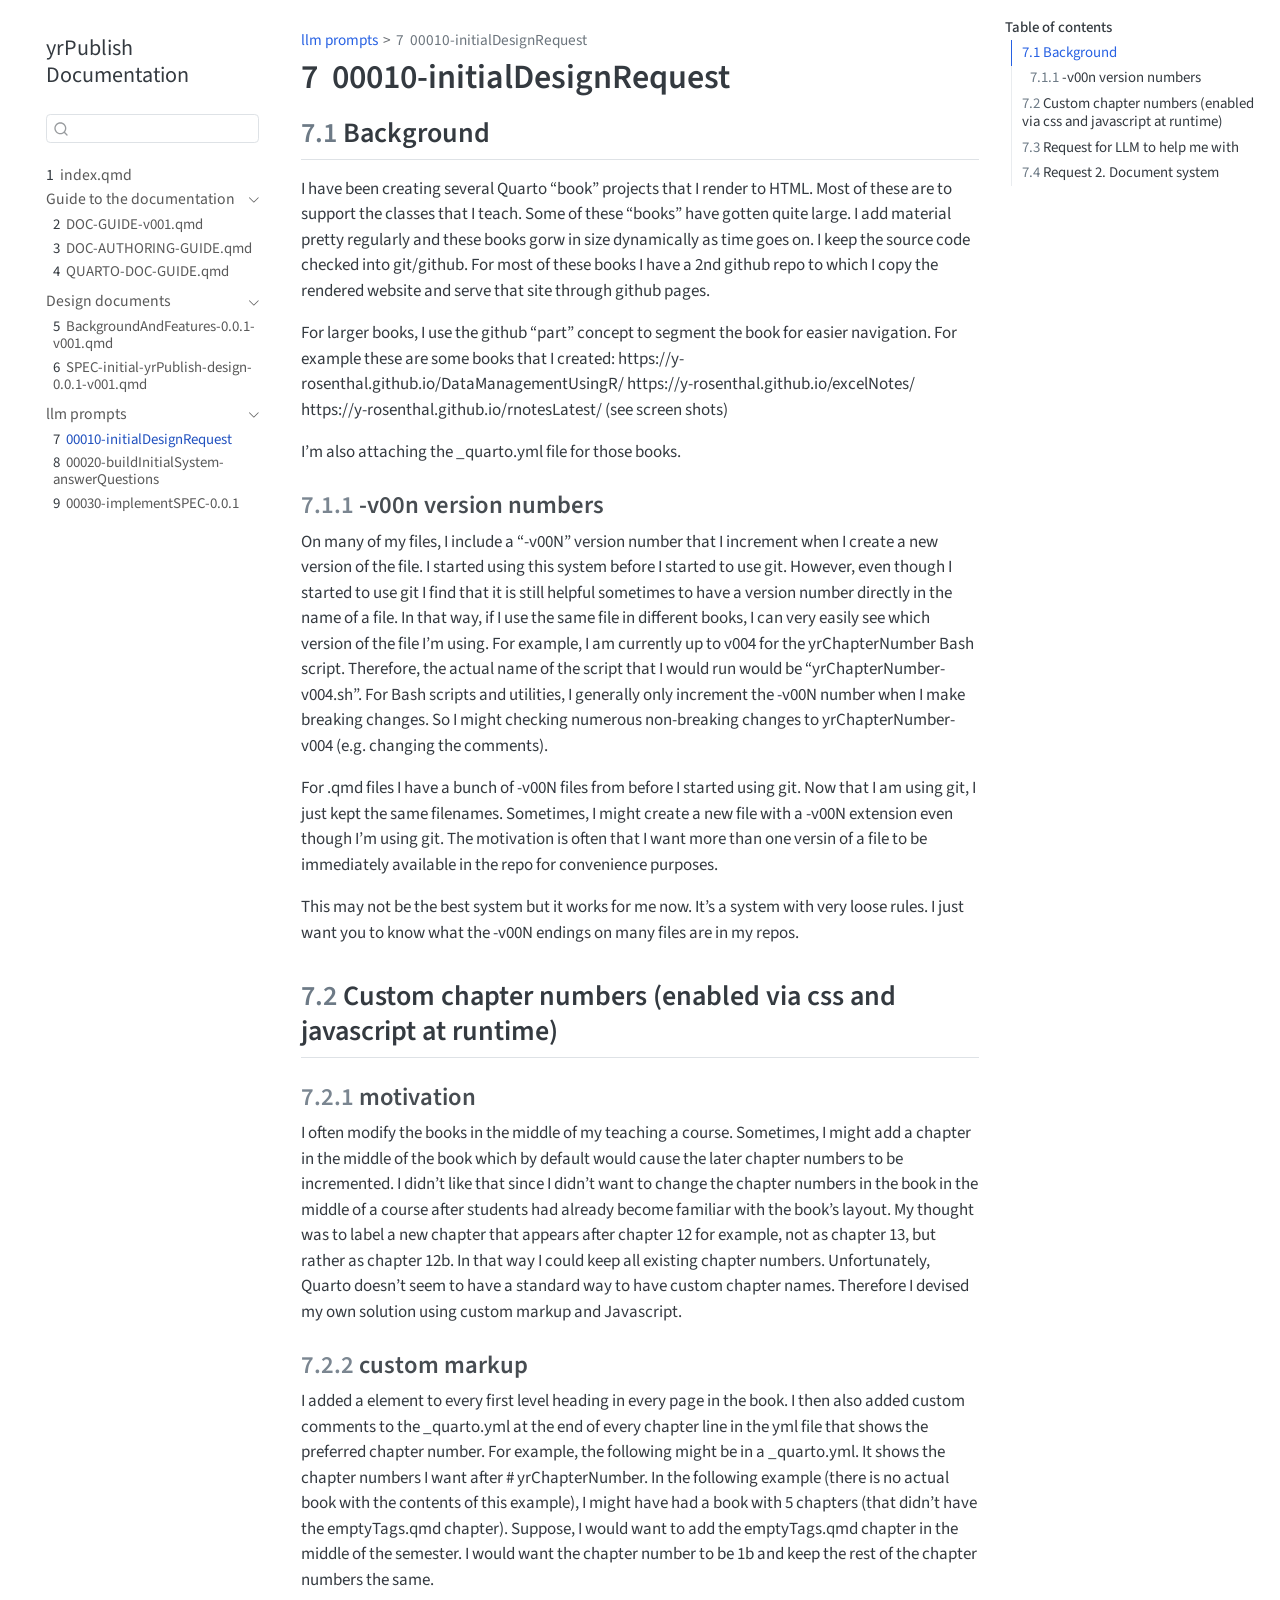
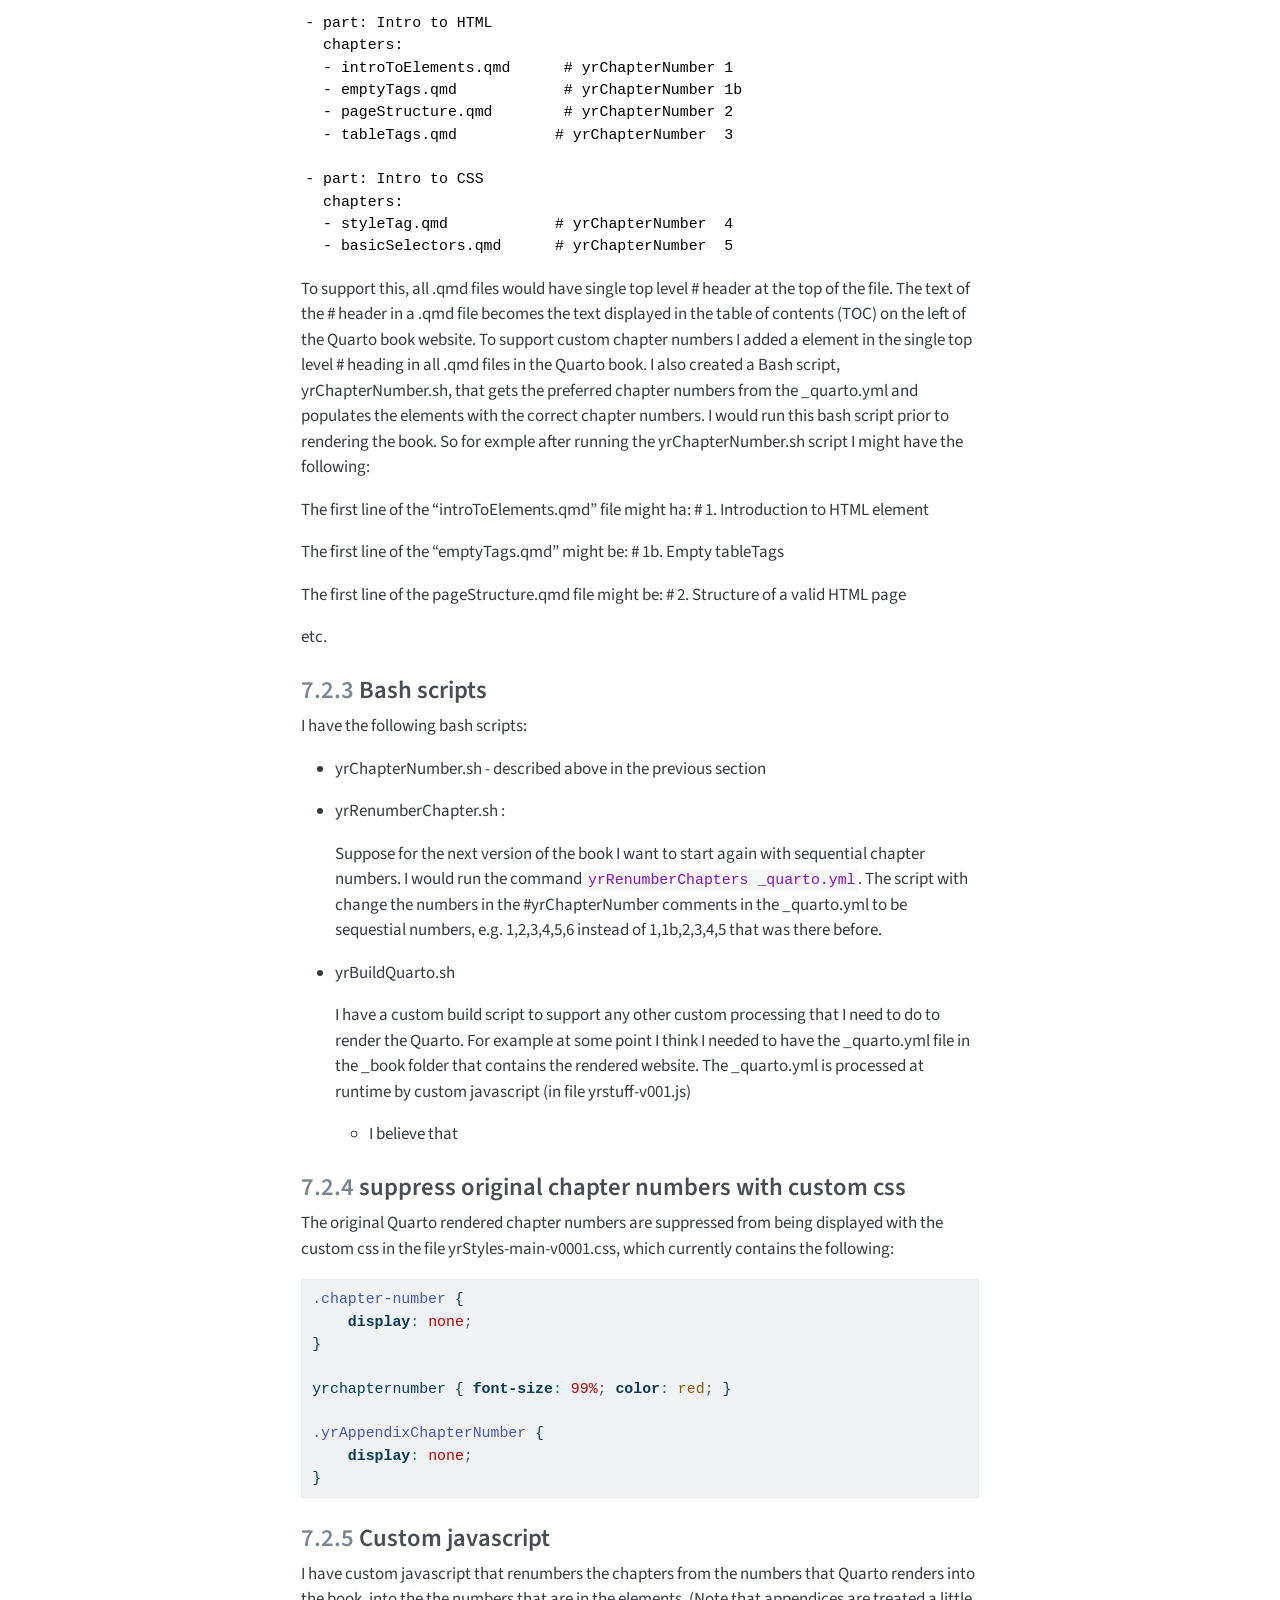
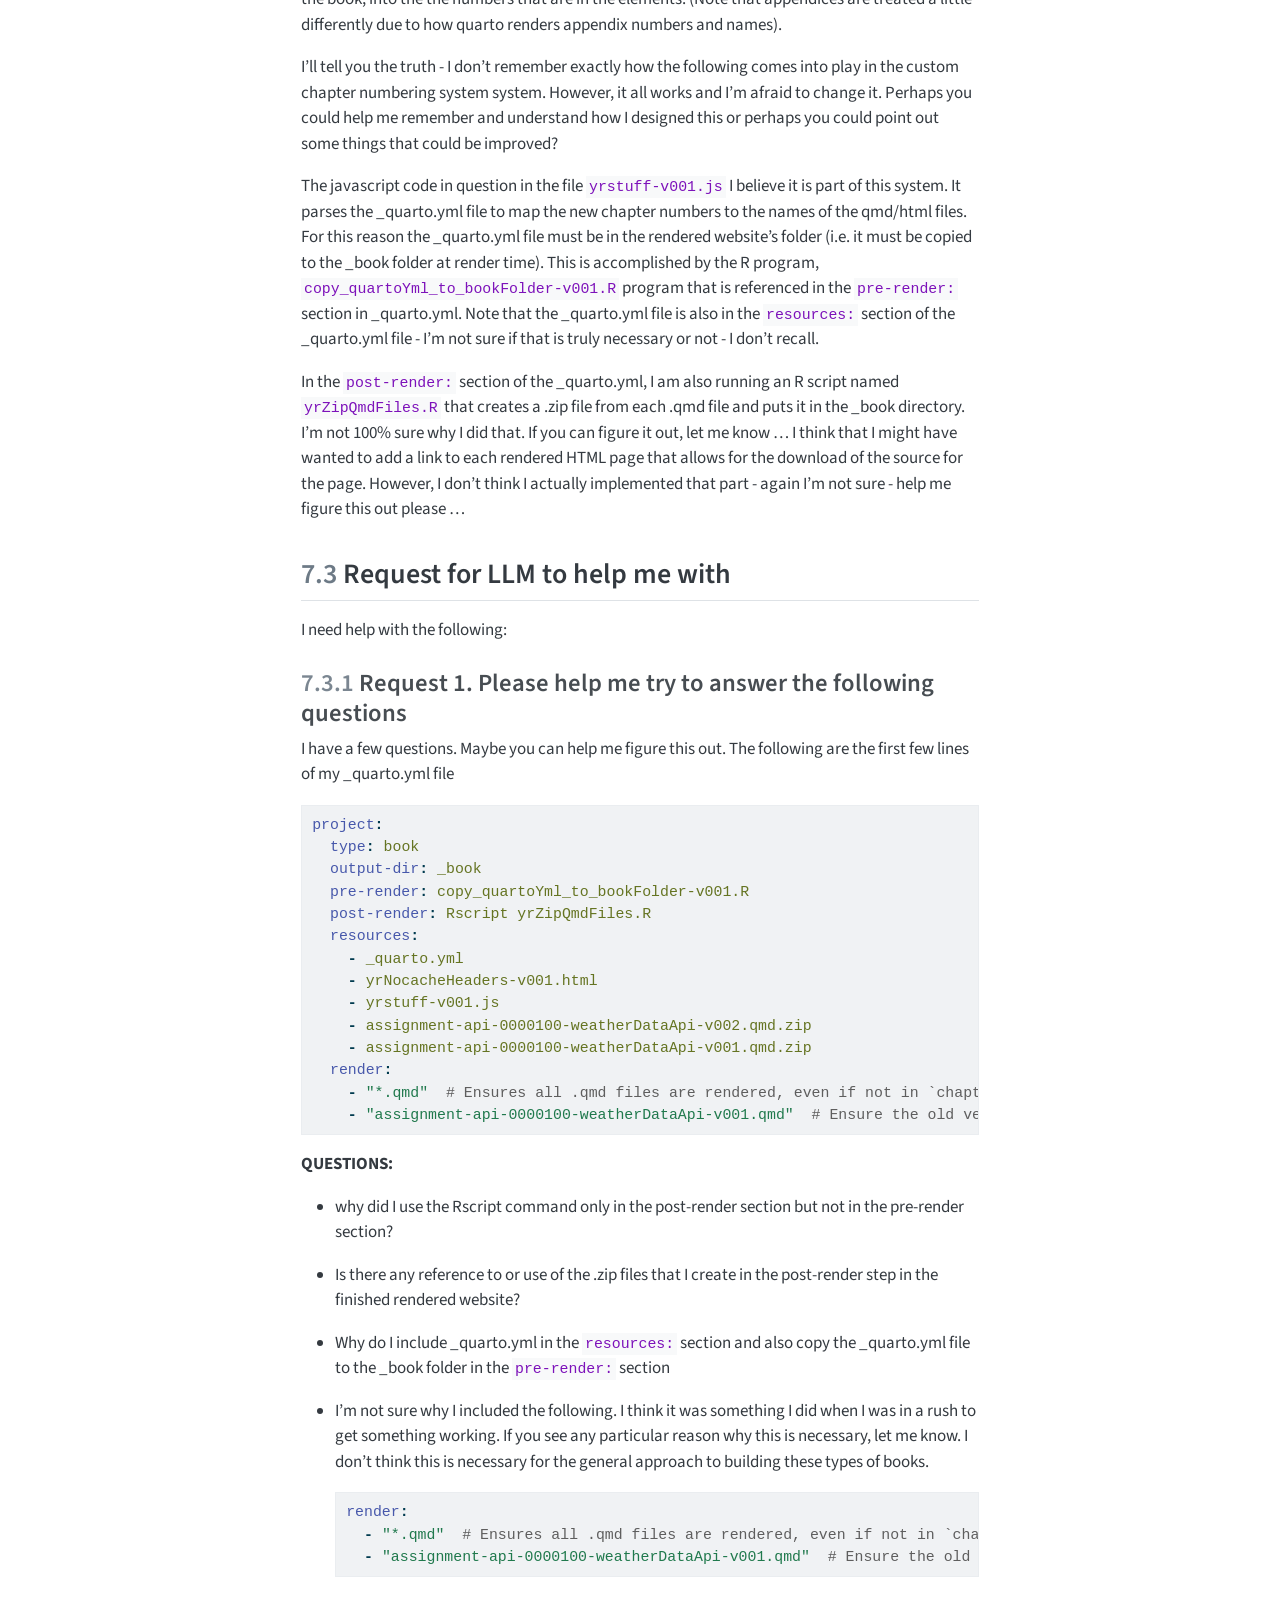
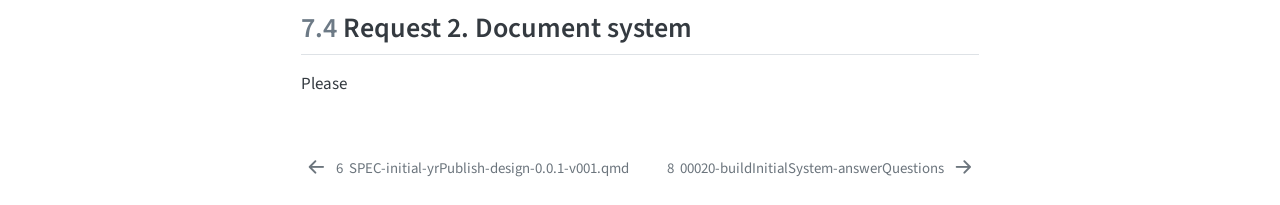
<file: docs/_book/llmChats/00010-initialDesignRequest/00010-prompt.html>
<!DOCTYPE html>
<html xmlns="http://www.w3.org/1999/xhtml" lang="en" xml:lang="en"><head>

<meta charset="utf-8">
<meta name="generator" content="quarto-1.7.33">

<meta name="viewport" content="width=device-width, initial-scale=1.0, user-scalable=yes">


<title>7&nbsp; 00010-initialDesignRequest – yrPublish Documentation</title>
<style>
code{white-space: pre-wrap;}
span.smallcaps{font-variant: small-caps;}
div.columns{display: flex; gap: min(4vw, 1.5em);}
div.column{flex: auto; overflow-x: auto;}
div.hanging-indent{margin-left: 1.5em; text-indent: -1.5em;}
ul.task-list{list-style: none;}
ul.task-list li input[type="checkbox"] {
  width: 0.8em;
  margin: 0 0.8em 0.2em -1em; /* quarto-specific, see https://github.com/quarto-dev/quarto-cli/issues/4556 */ 
  vertical-align: middle;
}
/* CSS for syntax highlighting */
html { -webkit-text-size-adjust: 100%; }
pre > code.sourceCode { white-space: pre; position: relative; }
pre > code.sourceCode > span { display: inline-block; line-height: 1.25; }
pre > code.sourceCode > span:empty { height: 1.2em; }
.sourceCode { overflow: visible; }
code.sourceCode > span { color: inherit; text-decoration: inherit; }
div.sourceCode { margin: 1em 0; }
pre.sourceCode { margin: 0; }
@media screen {
div.sourceCode { overflow: auto; }
}
@media print {
pre > code.sourceCode { white-space: pre-wrap; }
pre > code.sourceCode > span { text-indent: -5em; padding-left: 5em; }
}
pre.numberSource code
  { counter-reset: source-line 0; }
pre.numberSource code > span
  { position: relative; left: -4em; counter-increment: source-line; }
pre.numberSource code > span > a:first-child::before
  { content: counter(source-line);
    position: relative; left: -1em; text-align: right; vertical-align: baseline;
    border: none; display: inline-block;
    -webkit-touch-callout: none; -webkit-user-select: none;
    -khtml-user-select: none; -moz-user-select: none;
    -ms-user-select: none; user-select: none;
    padding: 0 4px; width: 4em;
  }
pre.numberSource { margin-left: 3em;  padding-left: 4px; }
div.sourceCode
  {   }
@media screen {
pre > code.sourceCode > span > a:first-child::before { text-decoration: underline; }
}
</style>


<script src="../../site_libs/quarto-nav/quarto-nav.js"></script>
<script src="../../site_libs/quarto-nav/headroom.min.js"></script>
<script src="../../site_libs/clipboard/clipboard.min.js"></script>
<script src="../../site_libs/quarto-search/autocomplete.umd.js"></script>
<script src="../../site_libs/quarto-search/fuse.min.js"></script>
<script src="../../site_libs/quarto-search/quarto-search.js"></script>
<meta name="quarto:offset" content="../../">
<link href="../../llmChats/00020-buildInitialSystem-answerQuestions/prompt.html" rel="next">
<link href="../../SPEC-initial-yrPublish-design-0.0.1-v001.html" rel="prev">
<script src="../../site_libs/quarto-html/quarto.js" type="module"></script>
<script src="../../site_libs/quarto-html/tabsets/tabsets.js" type="module"></script>
<script src="../../site_libs/quarto-html/popper.min.js"></script>
<script src="../../site_libs/quarto-html/tippy.umd.min.js"></script>
<script src="../../site_libs/quarto-html/anchor.min.js"></script>
<link href="../../site_libs/quarto-html/tippy.css" rel="stylesheet">
<link href="../../site_libs/quarto-html/quarto-syntax-highlighting-ea385d0e468b0dd5ea5bf0780b1290d9.css" rel="stylesheet" id="quarto-text-highlighting-styles">
<script src="../../site_libs/bootstrap/bootstrap.min.js"></script>
<link href="../../site_libs/bootstrap/bootstrap-icons.css" rel="stylesheet">
<link href="../../site_libs/bootstrap/bootstrap-12250bc6d41324f970c4c53c607dc95b.min.css" rel="stylesheet" append-hash="true" id="quarto-bootstrap" data-mode="light">
<script id="quarto-search-options" type="application/json">{
  "location": "sidebar",
  "copy-button": false,
  "collapse-after": 3,
  "panel-placement": "start",
  "type": "textbox",
  "limit": 50,
  "keyboard-shortcut": [
    "f",
    "/",
    "s"
  ],
  "show-item-context": false,
  "language": {
    "search-no-results-text": "No results",
    "search-matching-documents-text": "matching documents",
    "search-copy-link-title": "Copy link to search",
    "search-hide-matches-text": "Hide additional matches",
    "search-more-match-text": "more match in this document",
    "search-more-matches-text": "more matches in this document",
    "search-clear-button-title": "Clear",
    "search-text-placeholder": "",
    "search-detached-cancel-button-title": "Cancel",
    "search-submit-button-title": "Submit",
    "search-label": "Search"
  }
}</script>


</head>

<body class="nav-sidebar floating quarto-light">

<div id="quarto-search-results"></div>
  <header id="quarto-header" class="headroom fixed-top">
  <nav class="quarto-secondary-nav">
    <div class="container-fluid d-flex">
      <button type="button" class="quarto-btn-toggle btn" data-bs-toggle="collapse" role="button" data-bs-target=".quarto-sidebar-collapse-item" aria-controls="quarto-sidebar" aria-expanded="false" aria-label="Toggle sidebar navigation" onclick="if (window.quartoToggleHeadroom) { window.quartoToggleHeadroom(); }">
        <i class="bi bi-layout-text-sidebar-reverse"></i>
      </button>
        <nav class="quarto-page-breadcrumbs" aria-label="breadcrumb"><ol class="breadcrumb"><li class="breadcrumb-item"><a href="../../llmChats/00010-initialDesignRequest/00010-prompt.html">llm prompts</a></li><li class="breadcrumb-item"><a href="../../llmChats/00010-initialDesignRequest/00010-prompt.html"><span class="chapter-number">7</span>&nbsp; <span class="chapter-title">00010-initialDesignRequest</span></a></li></ol></nav>
        <a class="flex-grow-1" role="navigation" data-bs-toggle="collapse" data-bs-target=".quarto-sidebar-collapse-item" aria-controls="quarto-sidebar" aria-expanded="false" aria-label="Toggle sidebar navigation" onclick="if (window.quartoToggleHeadroom) { window.quartoToggleHeadroom(); }">      
        </a>
      <button type="button" class="btn quarto-search-button" aria-label="Search" onclick="window.quartoOpenSearch();">
        <i class="bi bi-search"></i>
      </button>
    </div>
  </nav>
</header>
<!-- content -->
<div id="quarto-content" class="quarto-container page-columns page-rows-contents page-layout-article">
<!-- sidebar -->
  <nav id="quarto-sidebar" class="sidebar collapse collapse-horizontal quarto-sidebar-collapse-item sidebar-navigation floating overflow-auto">
    <div class="pt-lg-2 mt-2 text-left sidebar-header">
    <div class="sidebar-title mb-0 py-0">
      <a href="../../">yrPublish Documentation</a> 
    </div>
      </div>
        <div class="mt-2 flex-shrink-0 align-items-center">
        <div class="sidebar-search">
        <div id="quarto-search" class="" title="Search"></div>
        </div>
        </div>
    <div class="sidebar-menu-container"> 
    <ul class="list-unstyled mt-1">
        <li class="sidebar-item">
  <div class="sidebar-item-container"> 
  <a href="../../index.html" class="sidebar-item-text sidebar-link">
 <span class="menu-text"><span class="chapter-number">1</span>&nbsp; <span class="chapter-title">index.qmd</span></span></a>
  </div>
</li>
        <li class="sidebar-item sidebar-item-section">
      <div class="sidebar-item-container"> 
            <a class="sidebar-item-text sidebar-link text-start" data-bs-toggle="collapse" data-bs-target="#quarto-sidebar-section-1" role="navigation" aria-expanded="true">
 <span class="menu-text">Guide to the documentation</span></a>
          <a class="sidebar-item-toggle text-start" data-bs-toggle="collapse" data-bs-target="#quarto-sidebar-section-1" role="navigation" aria-expanded="true" aria-label="Toggle section">
            <i class="bi bi-chevron-right ms-2"></i>
          </a> 
      </div>
      <ul id="quarto-sidebar-section-1" class="collapse list-unstyled sidebar-section depth1 show">  
          <li class="sidebar-item">
  <div class="sidebar-item-container"> 
  <a href="../../DOC-GUIDE-v001.html" class="sidebar-item-text sidebar-link">
 <span class="menu-text"><span class="chapter-number">2</span>&nbsp; <span class="chapter-title">DOC-GUIDE-v001.qmd</span></span></a>
  </div>
</li>
          <li class="sidebar-item">
  <div class="sidebar-item-container"> 
  <a href="../../DOC-AUTHORING-GUIDE.html" class="sidebar-item-text sidebar-link">
 <span class="menu-text"><span class="chapter-number">3</span>&nbsp; <span class="chapter-title">DOC-AUTHORING-GUIDE.qmd</span></span></a>
  </div>
</li>
          <li class="sidebar-item">
  <div class="sidebar-item-container"> 
  <a href="../../QUARTO-DOC-GUIDE.html" class="sidebar-item-text sidebar-link">
 <span class="menu-text"><span class="chapter-number">4</span>&nbsp; <span class="chapter-title">QUARTO-DOC-GUIDE.qmd</span></span></a>
  </div>
</li>
      </ul>
  </li>
        <li class="sidebar-item sidebar-item-section">
      <div class="sidebar-item-container"> 
            <a class="sidebar-item-text sidebar-link text-start" data-bs-toggle="collapse" data-bs-target="#quarto-sidebar-section-2" role="navigation" aria-expanded="true">
 <span class="menu-text">Design documents</span></a>
          <a class="sidebar-item-toggle text-start" data-bs-toggle="collapse" data-bs-target="#quarto-sidebar-section-2" role="navigation" aria-expanded="true" aria-label="Toggle section">
            <i class="bi bi-chevron-right ms-2"></i>
          </a> 
      </div>
      <ul id="quarto-sidebar-section-2" class="collapse list-unstyled sidebar-section depth1 show">  
          <li class="sidebar-item">
  <div class="sidebar-item-container"> 
  <a href="../../BackgroundAndFeatures-0.0.1-v001.html" class="sidebar-item-text sidebar-link">
 <span class="menu-text"><span class="chapter-number">5</span>&nbsp; <span class="chapter-title">BackgroundAndFeatures-0.0.1-v001.qmd</span></span></a>
  </div>
</li>
          <li class="sidebar-item">
  <div class="sidebar-item-container"> 
  <a href="../../SPEC-initial-yrPublish-design-0.0.1-v001.html" class="sidebar-item-text sidebar-link">
 <span class="menu-text"><span class="chapter-number">6</span>&nbsp; <span class="chapter-title">SPEC-initial-yrPublish-design-0.0.1-v001.qmd</span></span></a>
  </div>
</li>
      </ul>
  </li>
        <li class="sidebar-item sidebar-item-section">
      <div class="sidebar-item-container"> 
            <a class="sidebar-item-text sidebar-link text-start" data-bs-toggle="collapse" data-bs-target="#quarto-sidebar-section-3" role="navigation" aria-expanded="true">
 <span class="menu-text">llm prompts</span></a>
          <a class="sidebar-item-toggle text-start" data-bs-toggle="collapse" data-bs-target="#quarto-sidebar-section-3" role="navigation" aria-expanded="true" aria-label="Toggle section">
            <i class="bi bi-chevron-right ms-2"></i>
          </a> 
      </div>
      <ul id="quarto-sidebar-section-3" class="collapse list-unstyled sidebar-section depth1 show">  
          <li class="sidebar-item">
  <div class="sidebar-item-container"> 
  <a href="../../llmChats/00010-initialDesignRequest/00010-prompt.html" class="sidebar-item-text sidebar-link active">
 <span class="menu-text"><span class="chapter-number">7</span>&nbsp; <span class="chapter-title">00010-initialDesignRequest</span></span></a>
  </div>
</li>
          <li class="sidebar-item">
  <div class="sidebar-item-container"> 
  <a href="../../llmChats/00020-buildInitialSystem-answerQuestions/prompt.html" class="sidebar-item-text sidebar-link">
 <span class="menu-text"><span class="chapter-number">8</span>&nbsp; <span class="chapter-title">00020-buildInitialSystem-answerQuestions</span></span></a>
  </div>
</li>
          <li class="sidebar-item">
  <div class="sidebar-item-container"> 
  <a href="../../llmChats/00030-implementSPEC-0.0.1/prompt.html" class="sidebar-item-text sidebar-link">
 <span class="menu-text"><span class="chapter-number">9</span>&nbsp; <span class="chapter-title">00030-implementSPEC-0.0.1</span></span></a>
  </div>
</li>
      </ul>
  </li>
    </ul>
    </div>
</nav>
<div id="quarto-sidebar-glass" class="quarto-sidebar-collapse-item" data-bs-toggle="collapse" data-bs-target=".quarto-sidebar-collapse-item"></div>
<!-- margin-sidebar -->
    <div id="quarto-margin-sidebar" class="sidebar margin-sidebar">
        <nav id="TOC" role="doc-toc" class="toc-active">
    <h2 id="toc-title">Table of contents</h2>
   
  <ul>
  <li><a href="#background" id="toc-background" class="nav-link active" data-scroll-target="#background"><span class="header-section-number">7.1</span> Background</a>
  <ul class="collapse">
  <li><a href="#v00n-version-numbers" id="toc-v00n-version-numbers" class="nav-link" data-scroll-target="#v00n-version-numbers"><span class="header-section-number">7.1.1</span> -v00n version numbers</a></li>
  </ul></li>
  <li><a href="#custom-chapter-numbers-enabled-via-css-and-javascript-at-runtime" id="toc-custom-chapter-numbers-enabled-via-css-and-javascript-at-runtime" class="nav-link" data-scroll-target="#custom-chapter-numbers-enabled-via-css-and-javascript-at-runtime"><span class="header-section-number">7.2</span> Custom chapter numbers (enabled via css and javascript at runtime)</a>
  <ul class="collapse">
  <li><a href="#motivation" id="toc-motivation" class="nav-link" data-scroll-target="#motivation"><span class="header-section-number">7.2.1</span> motivation</a></li>
  <li><a href="#custom-markup" id="toc-custom-markup" class="nav-link" data-scroll-target="#custom-markup"><span class="header-section-number">7.2.2</span> custom markup</a></li>
  <li><a href="#bash-scripts" id="toc-bash-scripts" class="nav-link" data-scroll-target="#bash-scripts"><span class="header-section-number">7.2.3</span> Bash scripts</a></li>
  <li><a href="#suppress-original-chapter-numbers-with-custom-css" id="toc-suppress-original-chapter-numbers-with-custom-css" class="nav-link" data-scroll-target="#suppress-original-chapter-numbers-with-custom-css"><span class="header-section-number">7.2.4</span> suppress original chapter numbers with custom css</a></li>
  <li><a href="#custom-javascript" id="toc-custom-javascript" class="nav-link" data-scroll-target="#custom-javascript"><span class="header-section-number">7.2.5</span> Custom javascript</a></li>
  </ul></li>
  <li><a href="#request-for-llm-to-help-me-with" id="toc-request-for-llm-to-help-me-with" class="nav-link" data-scroll-target="#request-for-llm-to-help-me-with"><span class="header-section-number">7.3</span> Request for LLM to help me with</a>
  <ul class="collapse">
  <li><a href="#request-1.-please-help-me-try-to-answer-the-following-questions" id="toc-request-1.-please-help-me-try-to-answer-the-following-questions" class="nav-link" data-scroll-target="#request-1.-please-help-me-try-to-answer-the-following-questions"><span class="header-section-number">7.3.1</span> Request 1. Please help me try to answer the following questions</a></li>
  </ul></li>
  <li><a href="#request-2.-document-system" id="toc-request-2.-document-system" class="nav-link" data-scroll-target="#request-2.-document-system"><span class="header-section-number">7.4</span> Request 2. Document system</a></li>
  </ul>
</nav>
    </div>
<!-- main -->
<main class="content" id="quarto-document-content">

<header id="title-block-header" class="quarto-title-block default"><nav class="quarto-page-breadcrumbs quarto-title-breadcrumbs d-none d-lg-block" aria-label="breadcrumb"><ol class="breadcrumb"><li class="breadcrumb-item"><a href="../../llmChats/00010-initialDesignRequest/00010-prompt.html">llm prompts</a></li><li class="breadcrumb-item"><a href="../../llmChats/00010-initialDesignRequest/00010-prompt.html"><span class="chapter-number">7</span>&nbsp; <span class="chapter-title">00010-initialDesignRequest</span></a></li></ol></nav>
<div class="quarto-title">
<h1 class="title"><span class="chapter-number">7</span>&nbsp; <span class="chapter-title">00010-initialDesignRequest</span></h1>
</div>



<div class="quarto-title-meta">

    
  
    
  </div>
  


</header>


<section id="background" class="level2" data-number="7.1">
<h2 data-number="7.1" class="anchored" data-anchor-id="background"><span class="header-section-number">7.1</span> Background</h2>
<p>I have been creating several Quarto “book” projects that I render to HTML. Most of these are to support the classes that I teach. Some of these “books” have gotten quite large. I add material pretty regularly and these books gorw in size dynamically as time goes on. I keep the source code checked into git/github. For most of these books I have a 2nd github repo to which I copy the rendered website and serve that site through github pages.</p>
<p>For larger books, I use the github “part” concept to segment the book for easier navigation. For example these are some books that I created: https://y-rosenthal.github.io/DataManagementUsingR/ https://y-rosenthal.github.io/excelNotes/ https://y-rosenthal.github.io/rnotesLatest/ (see screen shots)</p>
<p>I’m also attaching the _quarto.yml file for those books.</p>
<section id="v00n-version-numbers" class="level3" data-number="7.1.1">
<h3 data-number="7.1.1" class="anchored" data-anchor-id="v00n-version-numbers"><span class="header-section-number">7.1.1</span> -v00n version numbers</h3>
<p>On many of my files, I include a “-v00N” version number that I increment when I create a new version of the file. I started using this system before I started to use git. However, even though I started to use git I find that it is still helpful sometimes to have a version number directly in the name of a file. In that way, if I use the same file in different books, I can very easily see which version of the file I’m using. For example, I am currently up to v004 for the yrChapterNumber Bash script. Therefore, the actual name of the script that I would run would be “yrChapterNumber-v004.sh”. For Bash scripts and utilities, I generally only increment the -v00N number when I make breaking changes. So I might checking numerous non-breaking changes to yrChapterNumber-v004 (e.g.&nbsp;changing the comments).</p>
<p>For .qmd files I have a bunch of -v00N files from before I started using git. Now that I am using git, I just kept the same filenames. Sometimes, I might create a new file with a -v00N extension even though I’m using git. The motivation is often that I want more than one versin of a file to be immediately available in the repo for convenience purposes.</p>
<p>This may not be the best system but it works for me now. It’s a system with very loose rules. I just want you to know what the -v00N endings on many files are in my repos.</p>
</section>
</section>
<section id="custom-chapter-numbers-enabled-via-css-and-javascript-at-runtime" class="level2" data-number="7.2">
<h2 data-number="7.2" class="anchored" data-anchor-id="custom-chapter-numbers-enabled-via-css-and-javascript-at-runtime"><span class="header-section-number">7.2</span> Custom chapter numbers (enabled via css and javascript at runtime)</h2>
<section id="motivation" class="level3" data-number="7.2.1">
<h3 data-number="7.2.1" class="anchored" data-anchor-id="motivation"><span class="header-section-number">7.2.1</span> motivation</h3>
<p>I often modify the books in the middle of my teaching a course. Sometimes, I might add a chapter in the middle of the book which by default would cause the later chapter numbers to be incremented. I didn’t like that since I didn’t want to change the chapter numbers in the book in the middle of a course after students had already become familiar with the book’s layout. My thought was to label a new chapter that appears after chapter 12 for example, not as chapter 13, but rather as chapter 12b. In that way I could keep all existing chapter numbers. Unfortunately, Quarto doesn’t seem to have a standard way to have custom chapter names. Therefore I devised my own solution using custom markup and Javascript.</p>
</section>
<section id="custom-markup" class="level3" data-number="7.2.2">
<h3 data-number="7.2.2" class="anchored" data-anchor-id="custom-markup"><span class="header-section-number">7.2.2</span> custom markup</h3>
<p>I added a <yrchapternumber> element to every first level heading in every page in the book. I then also added custom comments to the _quarto.yml at the end of every chapter line in the yml file that shows the preferred chapter number. For example, the following might be in a _quarto.yml. It shows the chapter numbers I want after # yrChapterNumber. In the following example (there is no actual book with the contents of this example), I might have had a book with 5 chapters (that didn’t have the emptyTags.qmd chapter). Suppose, I would want to add the emptyTags.qmd chapter in the middle of the semester. I would want the chapter number to be 1b and keep the rest of the chapter numbers the same.</yrchapternumber></p>
<pre><code>- part: Intro to HTML
  chapters:
  - introToElements.qmd      # yrChapterNumber 1
  - emptyTags.qmd            # yrChapterNumber 1b
  - pageStructure.qmd        # yrChapterNumber 2
  - tableTags.qmd           # yrChapterNumber  3

- part: Intro to CSS
  chapters:
  - styleTag.qmd            # yrChapterNumber  4
  - basicSelectors.qmd      # yrChapterNumber  5</code></pre>
<p>To support this, all .qmd files would have single top level # header at the top of the file. The text of the # header in a .qmd file becomes the text displayed in the table of contents (TOC) on the left of the Quarto book website. To support custom chapter numbers I added a <yrchapternumber></yrchapternumber> element in the single top level # heading in all .qmd files in the Quarto book. I also created a Bash script, yrChapterNumber.sh, that gets the preferred chapter numbers from the _quarto.yml and populates the <yrchapternumber> elements with the correct chapter numbers. I would run this bash script prior to rendering the book. So for exmple after running the yrChapterNumber.sh script I might have the following:</yrchapternumber></p>
<p>The first line of the “introToElements.qmd” file might ha: # <yrchapternumber>1. </yrchapternumber> Introduction to HTML element</p>
<p>The first line of the “emptyTags.qmd” might be: # <yrchapternumber>1b. </yrchapternumber> Empty tableTags</p>
<p>The first line of the pageStructure.qmd file might be: # <yrchapternumber>2. </yrchapternumber> Structure of a valid HTML page</p>
<p>etc.</p>
</section>
<section id="bash-scripts" class="level3" data-number="7.2.3">
<h3 data-number="7.2.3" class="anchored" data-anchor-id="bash-scripts"><span class="header-section-number">7.2.3</span> Bash scripts</h3>
<p>I have the following bash scripts:</p>
<ul>
<li><p>yrChapterNumber.sh - described above in the previous section</p></li>
<li><p>yrRenumberChapter.sh :</p>
<p>Suppose for the next version of the book I want to start again with sequential chapter numbers. I would run the command <code>yrRenumberChapters _quarto.yml</code>. The script with change the numbers in the #yrChapterNumber comments in the _quarto.yml to be sequestial numbers, e.g.&nbsp;1,2,3,4,5,6 instead of 1,1b,2,3,4,5 that was there before.</p></li>
<li><p>yrBuildQuarto.sh</p>
<p>I have a custom build script to support any other custom processing that I need to do to render the Quarto. For example at some point I think I needed to have the _quarto.yml file in the _book folder that contains the rendered website. The _quarto.yml is processed at runtime by custom javascript (in file yrstuff-v001.js)</p>
<ul>
<li>I believe that</li>
</ul></li>
</ul>
</section>
<section id="suppress-original-chapter-numbers-with-custom-css" class="level3" data-number="7.2.4">
<h3 data-number="7.2.4" class="anchored" data-anchor-id="suppress-original-chapter-numbers-with-custom-css"><span class="header-section-number">7.2.4</span> suppress original chapter numbers with custom css</h3>
<p>The original Quarto rendered chapter numbers are suppressed from being displayed with the custom css in the file yrStyles-main-v0001.css, which currently contains the following:</p>
<div class="sourceCode" id="cb2"><pre class="sourceCode css code-with-copy"><code class="sourceCode css"><span id="cb2-1"><a href="#cb2-1" aria-hidden="true" tabindex="-1"></a><span class="fu">.chapter-number</span> {</span>
<span id="cb2-2"><a href="#cb2-2" aria-hidden="true" tabindex="-1"></a>    <span class="kw">display</span><span class="ch">:</span> <span class="dv">none</span><span class="op">;</span></span>
<span id="cb2-3"><a href="#cb2-3" aria-hidden="true" tabindex="-1"></a>}</span>
<span id="cb2-4"><a href="#cb2-4" aria-hidden="true" tabindex="-1"></a></span>
<span id="cb2-5"><a href="#cb2-5" aria-hidden="true" tabindex="-1"></a>yrchapternumber { <span class="kw">font-size</span><span class="ch">:</span> <span class="dv">99</span><span class="dt">%</span><span class="op">;</span> <span class="kw">color</span><span class="ch">:</span> <span class="cn">red</span><span class="op">;</span> }</span>
<span id="cb2-6"><a href="#cb2-6" aria-hidden="true" tabindex="-1"></a></span>
<span id="cb2-7"><a href="#cb2-7" aria-hidden="true" tabindex="-1"></a><span class="fu">.yrAppendixChapterNumber</span> {</span>
<span id="cb2-8"><a href="#cb2-8" aria-hidden="true" tabindex="-1"></a>    <span class="kw">display</span><span class="ch">:</span> <span class="dv">none</span><span class="op">;</span></span>
<span id="cb2-9"><a href="#cb2-9" aria-hidden="true" tabindex="-1"></a>}</span></code><button title="Copy to Clipboard" class="code-copy-button"><i class="bi"></i></button></pre></div>
</section>
<section id="custom-javascript" class="level3" data-number="7.2.5">
<h3 data-number="7.2.5" class="anchored" data-anchor-id="custom-javascript"><span class="header-section-number">7.2.5</span> Custom javascript</h3>
<p>I have custom javascript that renumbers the chapters from the numbers that Quarto renders into the book, into the the numbers that are in the <yrchapternumber> elements. (Note that appendices are treated a little differently due to how quarto renders appendix numbers and names).</yrchapternumber></p>
<p>I’ll tell you the truth - I don’t remember exactly how the following comes into play in the custom chapter numbering system system. However, it all works and I’m afraid to change it. Perhaps you could help me remember and understand how I designed this or perhaps you could point out some things that could be improved?</p>
<p>The javascript code in question in the file <code>yrstuff-v001.js</code> I believe it is part of this system. It parses the _quarto.yml file to map the new chapter numbers to the names of the qmd/html files. For this reason the _quarto.yml file must be in the rendered website’s folder (i.e.&nbsp;it must be copied to the _book folder at render time). This is accomplished by the R program, <code>copy_quartoYml_to_bookFolder-v001.R</code> program that is referenced in the <code>pre-render:</code> section in _quarto.yml. Note that the _quarto.yml file is also in the <code>resources:</code> section of the _quarto.yml file - I’m not sure if that is truly necessary or not - I don’t recall.</p>
<p>In the <code>post-render:</code> section of the _quarto.yml, I am also running an R script named <code>yrZipQmdFiles.R</code> that creates a .zip file from each .qmd file and puts it in the _book directory. I’m not 100% sure why I did that. If you can figure it out, let me know … I think that I might have wanted to add a link to each rendered HTML page that allows for the download of the source for the page. However, I don’t think I actually implemented that part - again I’m not sure - help me figure this out please …</p>
</section>
</section>
<section id="request-for-llm-to-help-me-with" class="level2" data-number="7.3">
<h2 data-number="7.3" class="anchored" data-anchor-id="request-for-llm-to-help-me-with"><span class="header-section-number">7.3</span> Request for LLM to help me with</h2>
<p>I need help with the following:</p>
<section id="request-1.-please-help-me-try-to-answer-the-following-questions" class="level3" data-number="7.3.1">
<h3 data-number="7.3.1" class="anchored" data-anchor-id="request-1.-please-help-me-try-to-answer-the-following-questions"><span class="header-section-number">7.3.1</span> Request 1. Please help me try to answer the following questions</h3>
<p>I have a few questions. Maybe you can help me figure this out. The following are the first few lines of my _quarto.yml file</p>
<div class="sourceCode" id="cb3"><pre class="sourceCode yml code-with-copy"><code class="sourceCode yaml"><span id="cb3-1"><a href="#cb3-1" aria-hidden="true" tabindex="-1"></a><span class="fu">project</span><span class="kw">:</span></span>
<span id="cb3-2"><a href="#cb3-2" aria-hidden="true" tabindex="-1"></a><span class="at">  </span><span class="fu">type</span><span class="kw">:</span><span class="at"> book</span></span>
<span id="cb3-3"><a href="#cb3-3" aria-hidden="true" tabindex="-1"></a><span class="at">  </span><span class="fu">output-dir</span><span class="kw">:</span><span class="at"> _book</span></span>
<span id="cb3-4"><a href="#cb3-4" aria-hidden="true" tabindex="-1"></a><span class="at">  </span><span class="fu">pre-render</span><span class="kw">:</span><span class="at"> copy_quartoYml_to_bookFolder-v001.R</span></span>
<span id="cb3-5"><a href="#cb3-5" aria-hidden="true" tabindex="-1"></a><span class="at">  </span><span class="fu">post-render</span><span class="kw">:</span><span class="at"> Rscript yrZipQmdFiles.R</span></span>
<span id="cb3-6"><a href="#cb3-6" aria-hidden="true" tabindex="-1"></a><span class="at">  </span><span class="fu">resources</span><span class="kw">:</span></span>
<span id="cb3-7"><a href="#cb3-7" aria-hidden="true" tabindex="-1"></a><span class="at">    </span><span class="kw">-</span><span class="at"> _quarto.yml</span></span>
<span id="cb3-8"><a href="#cb3-8" aria-hidden="true" tabindex="-1"></a><span class="at">    </span><span class="kw">-</span><span class="at"> yrNocacheHeaders-v001.html</span></span>
<span id="cb3-9"><a href="#cb3-9" aria-hidden="true" tabindex="-1"></a><span class="at">    </span><span class="kw">-</span><span class="at"> yrstuff-v001.js</span></span>
<span id="cb3-10"><a href="#cb3-10" aria-hidden="true" tabindex="-1"></a><span class="at">    </span><span class="kw">-</span><span class="at"> assignment-api-0000100-weatherDataApi-v002.qmd.zip</span></span>
<span id="cb3-11"><a href="#cb3-11" aria-hidden="true" tabindex="-1"></a><span class="at">    </span><span class="kw">-</span><span class="at"> assignment-api-0000100-weatherDataApi-v001.qmd.zip</span></span>
<span id="cb3-12"><a href="#cb3-12" aria-hidden="true" tabindex="-1"></a><span class="at">  </span><span class="fu">render</span><span class="kw">:</span></span>
<span id="cb3-13"><a href="#cb3-13" aria-hidden="true" tabindex="-1"></a><span class="at">    </span><span class="kw">-</span><span class="at"> </span><span class="st">"*.qmd"</span><span class="co">  # Ensures all .qmd files are rendered, even if not in `chapters`</span></span>
<span id="cb3-14"><a href="#cb3-14" aria-hidden="true" tabindex="-1"></a><span class="at">    </span><span class="kw">-</span><span class="at"> </span><span class="st">"assignment-api-0000100-weatherDataApi-v001.qmd"</span><span class="co">  # Ensure the old version gets rendered</span></span></code><button title="Copy to Clipboard" class="code-copy-button"><i class="bi"></i></button></pre></div>
<p><strong>QUESTIONS:</strong></p>
<ul>
<li><p>why did I use the Rscript command only in the post-render section but not in the pre-render section?</p></li>
<li><p>Is there any reference to or use of the .zip files that I create in the post-render step in the finished rendered website?</p></li>
<li><p>Why do I include _quarto.yml in the <code>resources:</code> section and also copy the _quarto.yml file to the _book folder in the <code>pre-render:</code> section</p></li>
<li><p>I’m not sure why I included the following. I think it was something I did when I was in a rush to get something working. If you see any particular reason why this is necessary, let me know. I don’t think this is necessary for the general approach to building these types of books.</p>
<div class="sourceCode" id="cb4"><pre class="sourceCode yml code-with-copy"><code class="sourceCode yaml"><span id="cb4-1"><a href="#cb4-1" aria-hidden="true" tabindex="-1"></a><span class="fu">render</span><span class="kw">:</span></span>
<span id="cb4-2"><a href="#cb4-2" aria-hidden="true" tabindex="-1"></a><span class="at">  </span><span class="kw">-</span><span class="at"> </span><span class="st">"*.qmd"</span><span class="co">  # Ensures all .qmd files are rendered, even if not in `chapters`</span></span>
<span id="cb4-3"><a href="#cb4-3" aria-hidden="true" tabindex="-1"></a><span class="at">  </span><span class="kw">-</span><span class="at"> </span><span class="st">"assignment-api-0000100-weatherDataApi-v001.qmd"</span><span class="co">  # Ensure the old version gets rendered</span></span></code><button title="Copy to Clipboard" class="code-copy-button"><i class="bi"></i></button></pre></div></li>
</ul>
</section>
</section>
<section id="request-2.-document-system" class="level2" data-number="7.4">
<h2 data-number="7.4" class="anchored" data-anchor-id="request-2.-document-system"><span class="header-section-number">7.4</span> Request 2. Document system</h2>
<p>Please</p>


</section>

</main> <!-- /main -->
<script id="quarto-html-after-body" type="application/javascript">
  window.document.addEventListener("DOMContentLoaded", function (event) {
    const icon = "";
    const anchorJS = new window.AnchorJS();
    anchorJS.options = {
      placement: 'right',
      icon: icon
    };
    anchorJS.add('.anchored');
    const isCodeAnnotation = (el) => {
      for (const clz of el.classList) {
        if (clz.startsWith('code-annotation-')) {                     
          return true;
        }
      }
      return false;
    }
    const onCopySuccess = function(e) {
      // button target
      const button = e.trigger;
      // don't keep focus
      button.blur();
      // flash "checked"
      button.classList.add('code-copy-button-checked');
      var currentTitle = button.getAttribute("title");
      button.setAttribute("title", "Copied!");
      let tooltip;
      if (window.bootstrap) {
        button.setAttribute("data-bs-toggle", "tooltip");
        button.setAttribute("data-bs-placement", "left");
        button.setAttribute("data-bs-title", "Copied!");
        tooltip = new bootstrap.Tooltip(button, 
          { trigger: "manual", 
            customClass: "code-copy-button-tooltip",
            offset: [0, -8]});
        tooltip.show();    
      }
      setTimeout(function() {
        if (tooltip) {
          tooltip.hide();
          button.removeAttribute("data-bs-title");
          button.removeAttribute("data-bs-toggle");
          button.removeAttribute("data-bs-placement");
        }
        button.setAttribute("title", currentTitle);
        button.classList.remove('code-copy-button-checked');
      }, 1000);
      // clear code selection
      e.clearSelection();
    }
    const getTextToCopy = function(trigger) {
        const codeEl = trigger.previousElementSibling.cloneNode(true);
        for (const childEl of codeEl.children) {
          if (isCodeAnnotation(childEl)) {
            childEl.remove();
          }
        }
        return codeEl.innerText;
    }
    const clipboard = new window.ClipboardJS('.code-copy-button:not([data-in-quarto-modal])', {
      text: getTextToCopy
    });
    clipboard.on('success', onCopySuccess);
    if (window.document.getElementById('quarto-embedded-source-code-modal')) {
      const clipboardModal = new window.ClipboardJS('.code-copy-button[data-in-quarto-modal]', {
        text: getTextToCopy,
        container: window.document.getElementById('quarto-embedded-source-code-modal')
      });
      clipboardModal.on('success', onCopySuccess);
    }
      var localhostRegex = new RegExp(/^(?:http|https):\/\/localhost\:?[0-9]*\//);
      var mailtoRegex = new RegExp(/^mailto:/);
        var filterRegex = new RegExp('/' + window.location.host + '/');
      var isInternal = (href) => {
          return filterRegex.test(href) || localhostRegex.test(href) || mailtoRegex.test(href);
      }
      // Inspect non-navigation links and adorn them if external
     var links = window.document.querySelectorAll('a[href]:not(.nav-link):not(.navbar-brand):not(.toc-action):not(.sidebar-link):not(.sidebar-item-toggle):not(.pagination-link):not(.no-external):not([aria-hidden]):not(.dropdown-item):not(.quarto-navigation-tool):not(.about-link)');
      for (var i=0; i<links.length; i++) {
        const link = links[i];
        if (!isInternal(link.href)) {
          // undo the damage that might have been done by quarto-nav.js in the case of
          // links that we want to consider external
          if (link.dataset.originalHref !== undefined) {
            link.href = link.dataset.originalHref;
          }
        }
      }
    function tippyHover(el, contentFn, onTriggerFn, onUntriggerFn) {
      const config = {
        allowHTML: true,
        maxWidth: 500,
        delay: 100,
        arrow: false,
        appendTo: function(el) {
            return el.parentElement;
        },
        interactive: true,
        interactiveBorder: 10,
        theme: 'quarto',
        placement: 'bottom-start',
      };
      if (contentFn) {
        config.content = contentFn;
      }
      if (onTriggerFn) {
        config.onTrigger = onTriggerFn;
      }
      if (onUntriggerFn) {
        config.onUntrigger = onUntriggerFn;
      }
      window.tippy(el, config); 
    }
    const noterefs = window.document.querySelectorAll('a[role="doc-noteref"]');
    for (var i=0; i<noterefs.length; i++) {
      const ref = noterefs[i];
      tippyHover(ref, function() {
        // use id or data attribute instead here
        let href = ref.getAttribute('data-footnote-href') || ref.getAttribute('href');
        try { href = new URL(href).hash; } catch {}
        const id = href.replace(/^#\/?/, "");
        const note = window.document.getElementById(id);
        if (note) {
          return note.innerHTML;
        } else {
          return "";
        }
      });
    }
    const xrefs = window.document.querySelectorAll('a.quarto-xref');
    const processXRef = (id, note) => {
      // Strip column container classes
      const stripColumnClz = (el) => {
        el.classList.remove("page-full", "page-columns");
        if (el.children) {
          for (const child of el.children) {
            stripColumnClz(child);
          }
        }
      }
      stripColumnClz(note)
      if (id === null || id.startsWith('sec-')) {
        // Special case sections, only their first couple elements
        const container = document.createElement("div");
        if (note.children && note.children.length > 2) {
          container.appendChild(note.children[0].cloneNode(true));
          for (let i = 1; i < note.children.length; i++) {
            const child = note.children[i];
            if (child.tagName === "P" && child.innerText === "") {
              continue;
            } else {
              container.appendChild(child.cloneNode(true));
              break;
            }
          }
          if (window.Quarto?.typesetMath) {
            window.Quarto.typesetMath(container);
          }
          return container.innerHTML
        } else {
          if (window.Quarto?.typesetMath) {
            window.Quarto.typesetMath(note);
          }
          return note.innerHTML;
        }
      } else {
        // Remove any anchor links if they are present
        const anchorLink = note.querySelector('a.anchorjs-link');
        if (anchorLink) {
          anchorLink.remove();
        }
        if (window.Quarto?.typesetMath) {
          window.Quarto.typesetMath(note);
        }
        if (note.classList.contains("callout")) {
          return note.outerHTML;
        } else {
          return note.innerHTML;
        }
      }
    }
    for (var i=0; i<xrefs.length; i++) {
      const xref = xrefs[i];
      tippyHover(xref, undefined, function(instance) {
        instance.disable();
        let url = xref.getAttribute('href');
        let hash = undefined; 
        if (url.startsWith('#')) {
          hash = url;
        } else {
          try { hash = new URL(url).hash; } catch {}
        }
        if (hash) {
          const id = hash.replace(/^#\/?/, "");
          const note = window.document.getElementById(id);
          if (note !== null) {
            try {
              const html = processXRef(id, note.cloneNode(true));
              instance.setContent(html);
            } finally {
              instance.enable();
              instance.show();
            }
          } else {
            // See if we can fetch this
            fetch(url.split('#')[0])
            .then(res => res.text())
            .then(html => {
              const parser = new DOMParser();
              const htmlDoc = parser.parseFromString(html, "text/html");
              const note = htmlDoc.getElementById(id);
              if (note !== null) {
                const html = processXRef(id, note);
                instance.setContent(html);
              } 
            }).finally(() => {
              instance.enable();
              instance.show();
            });
          }
        } else {
          // See if we can fetch a full url (with no hash to target)
          // This is a special case and we should probably do some content thinning / targeting
          fetch(url)
          .then(res => res.text())
          .then(html => {
            const parser = new DOMParser();
            const htmlDoc = parser.parseFromString(html, "text/html");
            const note = htmlDoc.querySelector('main.content');
            if (note !== null) {
              // This should only happen for chapter cross references
              // (since there is no id in the URL)
              // remove the first header
              if (note.children.length > 0 && note.children[0].tagName === "HEADER") {
                note.children[0].remove();
              }
              const html = processXRef(null, note);
              instance.setContent(html);
            } 
          }).finally(() => {
            instance.enable();
            instance.show();
          });
        }
      }, function(instance) {
      });
    }
        let selectedAnnoteEl;
        const selectorForAnnotation = ( cell, annotation) => {
          let cellAttr = 'data-code-cell="' + cell + '"';
          let lineAttr = 'data-code-annotation="' +  annotation + '"';
          const selector = 'span[' + cellAttr + '][' + lineAttr + ']';
          return selector;
        }
        const selectCodeLines = (annoteEl) => {
          const doc = window.document;
          const targetCell = annoteEl.getAttribute("data-target-cell");
          const targetAnnotation = annoteEl.getAttribute("data-target-annotation");
          const annoteSpan = window.document.querySelector(selectorForAnnotation(targetCell, targetAnnotation));
          const lines = annoteSpan.getAttribute("data-code-lines").split(",");
          const lineIds = lines.map((line) => {
            return targetCell + "-" + line;
          })
          let top = null;
          let height = null;
          let parent = null;
          if (lineIds.length > 0) {
              //compute the position of the single el (top and bottom and make a div)
              const el = window.document.getElementById(lineIds[0]);
              top = el.offsetTop;
              height = el.offsetHeight;
              parent = el.parentElement.parentElement;
            if (lineIds.length > 1) {
              const lastEl = window.document.getElementById(lineIds[lineIds.length - 1]);
              const bottom = lastEl.offsetTop + lastEl.offsetHeight;
              height = bottom - top;
            }
            if (top !== null && height !== null && parent !== null) {
              // cook up a div (if necessary) and position it 
              let div = window.document.getElementById("code-annotation-line-highlight");
              if (div === null) {
                div = window.document.createElement("div");
                div.setAttribute("id", "code-annotation-line-highlight");
                div.style.position = 'absolute';
                parent.appendChild(div);
              }
              div.style.top = top - 2 + "px";
              div.style.height = height + 4 + "px";
              div.style.left = 0;
              let gutterDiv = window.document.getElementById("code-annotation-line-highlight-gutter");
              if (gutterDiv === null) {
                gutterDiv = window.document.createElement("div");
                gutterDiv.setAttribute("id", "code-annotation-line-highlight-gutter");
                gutterDiv.style.position = 'absolute';
                const codeCell = window.document.getElementById(targetCell);
                const gutter = codeCell.querySelector('.code-annotation-gutter');
                gutter.appendChild(gutterDiv);
              }
              gutterDiv.style.top = top - 2 + "px";
              gutterDiv.style.height = height + 4 + "px";
            }
            selectedAnnoteEl = annoteEl;
          }
        };
        const unselectCodeLines = () => {
          const elementsIds = ["code-annotation-line-highlight", "code-annotation-line-highlight-gutter"];
          elementsIds.forEach((elId) => {
            const div = window.document.getElementById(elId);
            if (div) {
              div.remove();
            }
          });
          selectedAnnoteEl = undefined;
        };
          // Handle positioning of the toggle
      window.addEventListener(
        "resize",
        throttle(() => {
          elRect = undefined;
          if (selectedAnnoteEl) {
            selectCodeLines(selectedAnnoteEl);
          }
        }, 10)
      );
      function throttle(fn, ms) {
      let throttle = false;
      let timer;
        return (...args) => {
          if(!throttle) { // first call gets through
              fn.apply(this, args);
              throttle = true;
          } else { // all the others get throttled
              if(timer) clearTimeout(timer); // cancel #2
              timer = setTimeout(() => {
                fn.apply(this, args);
                timer = throttle = false;
              }, ms);
          }
        };
      }
        // Attach click handler to the DT
        const annoteDls = window.document.querySelectorAll('dt[data-target-cell]');
        for (const annoteDlNode of annoteDls) {
          annoteDlNode.addEventListener('click', (event) => {
            const clickedEl = event.target;
            if (clickedEl !== selectedAnnoteEl) {
              unselectCodeLines();
              const activeEl = window.document.querySelector('dt[data-target-cell].code-annotation-active');
              if (activeEl) {
                activeEl.classList.remove('code-annotation-active');
              }
              selectCodeLines(clickedEl);
              clickedEl.classList.add('code-annotation-active');
            } else {
              // Unselect the line
              unselectCodeLines();
              clickedEl.classList.remove('code-annotation-active');
            }
          });
        }
    const findCites = (el) => {
      const parentEl = el.parentElement;
      if (parentEl) {
        const cites = parentEl.dataset.cites;
        if (cites) {
          return {
            el,
            cites: cites.split(' ')
          };
        } else {
          return findCites(el.parentElement)
        }
      } else {
        return undefined;
      }
    };
    var bibliorefs = window.document.querySelectorAll('a[role="doc-biblioref"]');
    for (var i=0; i<bibliorefs.length; i++) {
      const ref = bibliorefs[i];
      const citeInfo = findCites(ref);
      if (citeInfo) {
        tippyHover(citeInfo.el, function() {
          var popup = window.document.createElement('div');
          citeInfo.cites.forEach(function(cite) {
            var citeDiv = window.document.createElement('div');
            citeDiv.classList.add('hanging-indent');
            citeDiv.classList.add('csl-entry');
            var biblioDiv = window.document.getElementById('ref-' + cite);
            if (biblioDiv) {
              citeDiv.innerHTML = biblioDiv.innerHTML;
            }
            popup.appendChild(citeDiv);
          });
          return popup.innerHTML;
        });
      }
    }
  });
  </script>
<nav class="page-navigation">
  <div class="nav-page nav-page-previous">
      <a href="../../SPEC-initial-yrPublish-design-0.0.1-v001.html" class="pagination-link" aria-label="SPEC-initial-yrPublish-design-0.0.1-v001.qmd">
        <i class="bi bi-arrow-left-short"></i> <span class="nav-page-text"><span class="chapter-number">6</span>&nbsp; <span class="chapter-title">SPEC-initial-yrPublish-design-0.0.1-v001.qmd</span></span>
      </a>          
  </div>
  <div class="nav-page nav-page-next">
      <a href="../../llmChats/00020-buildInitialSystem-answerQuestions/prompt.html" class="pagination-link" aria-label="00020-buildInitialSystem-answerQuestions">
        <span class="nav-page-text"><span class="chapter-number">8</span>&nbsp; <span class="chapter-title">00020-buildInitialSystem-answerQuestions</span></span> <i class="bi bi-arrow-right-short"></i>
      </a>
  </div>
</nav>
</div> <!-- /content -->




</body></html>
</file>
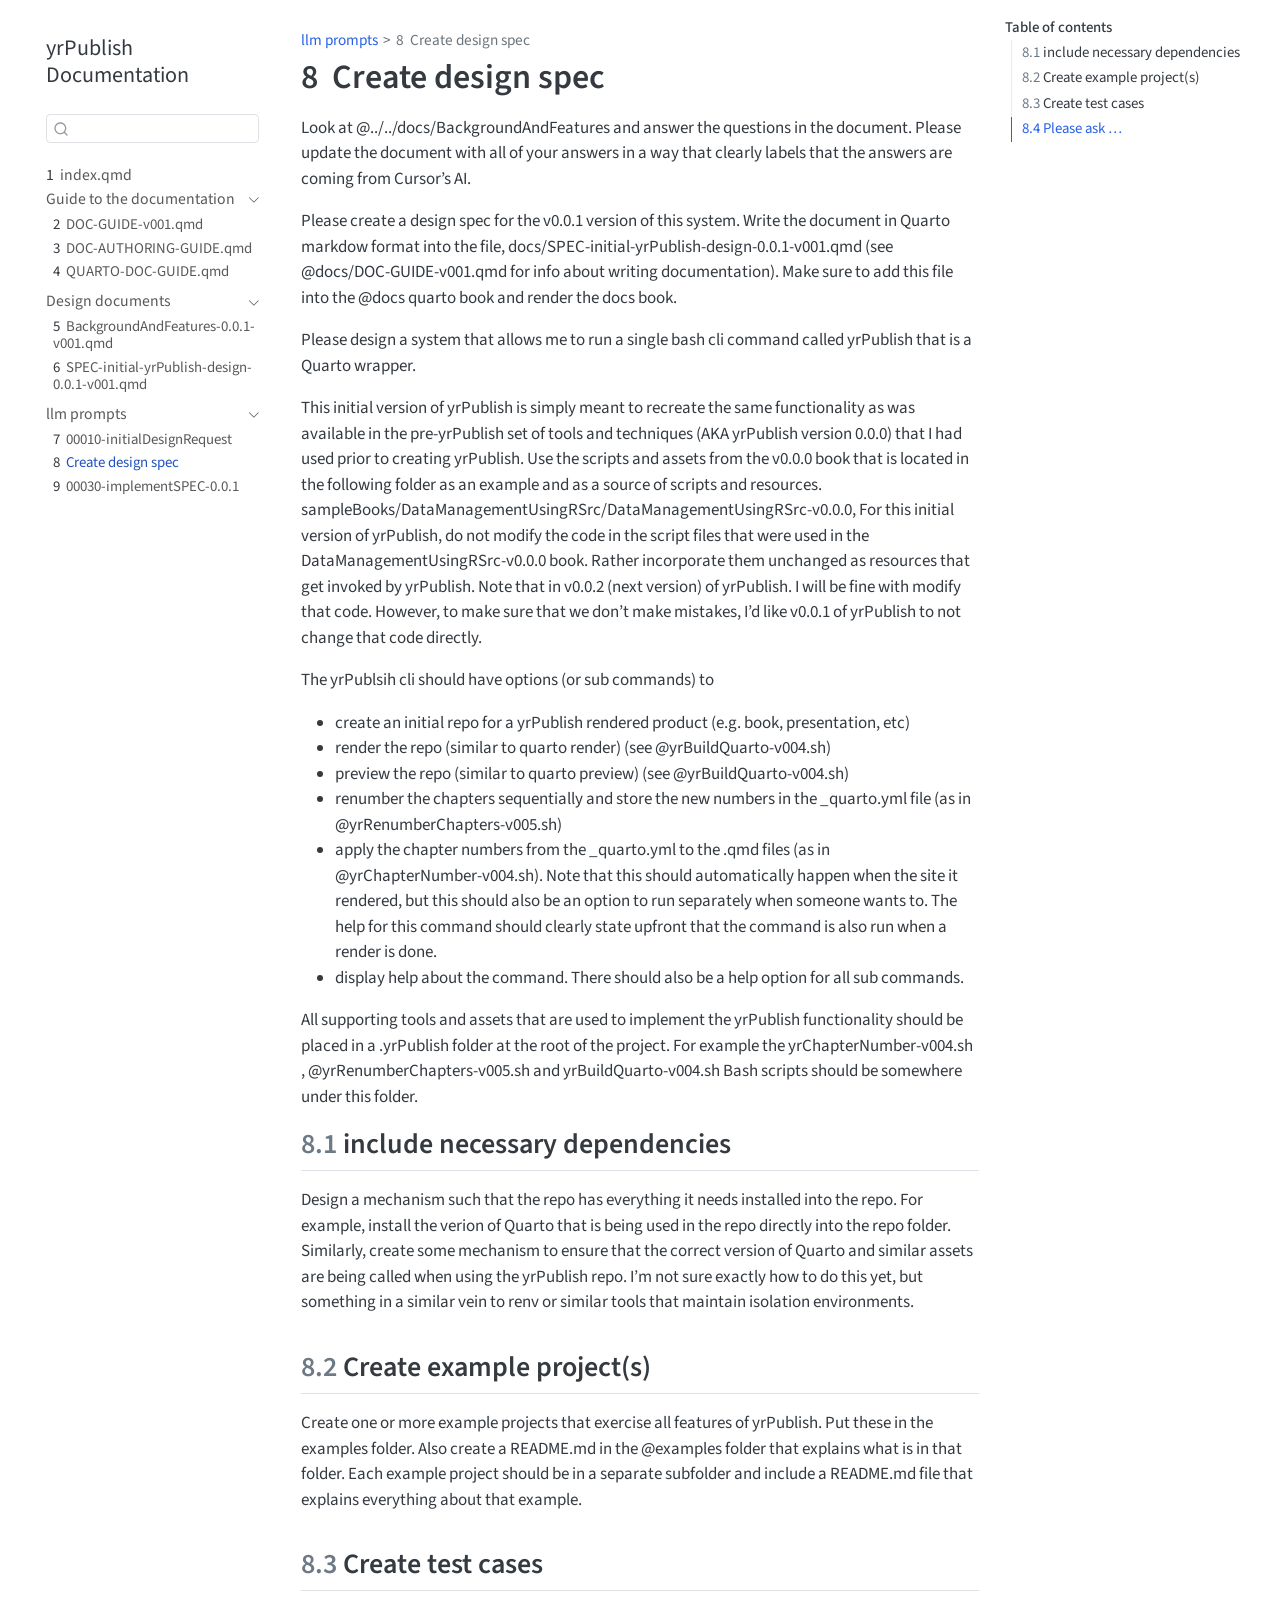
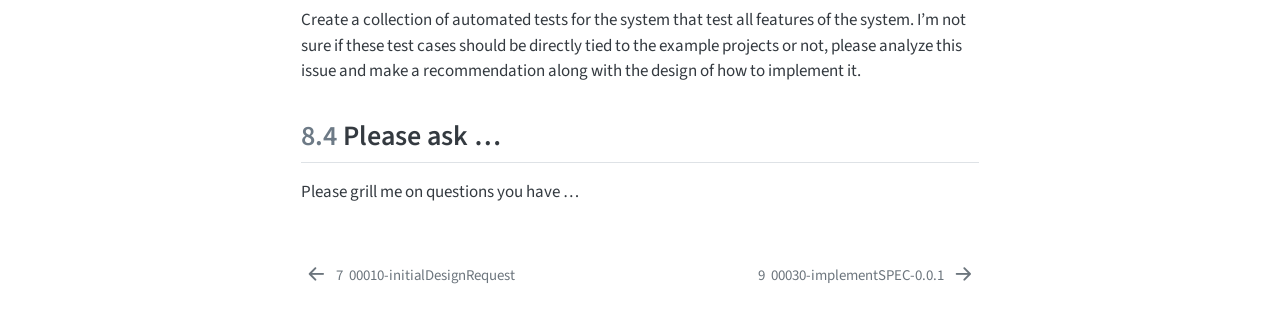
<file: docs/_book/llmChats/00020-buildInitialSystem-answerQuestions/prompt.html>
<!DOCTYPE html>
<html xmlns="http://www.w3.org/1999/xhtml" lang="en" xml:lang="en"><head>

<meta charset="utf-8">
<meta name="generator" content="quarto-1.7.33">

<meta name="viewport" content="width=device-width, initial-scale=1.0, user-scalable=yes">


<title>8&nbsp; Create design spec – yrPublish Documentation</title>
<style>
code{white-space: pre-wrap;}
span.smallcaps{font-variant: small-caps;}
div.columns{display: flex; gap: min(4vw, 1.5em);}
div.column{flex: auto; overflow-x: auto;}
div.hanging-indent{margin-left: 1.5em; text-indent: -1.5em;}
ul.task-list{list-style: none;}
ul.task-list li input[type="checkbox"] {
  width: 0.8em;
  margin: 0 0.8em 0.2em -1em; /* quarto-specific, see https://github.com/quarto-dev/quarto-cli/issues/4556 */ 
  vertical-align: middle;
}
</style>


<script src="../../site_libs/quarto-nav/quarto-nav.js"></script>
<script src="../../site_libs/quarto-nav/headroom.min.js"></script>
<script src="../../site_libs/clipboard/clipboard.min.js"></script>
<script src="../../site_libs/quarto-search/autocomplete.umd.js"></script>
<script src="../../site_libs/quarto-search/fuse.min.js"></script>
<script src="../../site_libs/quarto-search/quarto-search.js"></script>
<meta name="quarto:offset" content="../../">
<link href="../../llmChats/00030-implementSPEC-0.0.1/prompt.html" rel="next">
<link href="../../llmChats/00010-initialDesignRequest/00010-prompt.html" rel="prev">
<script src="../../site_libs/quarto-html/quarto.js" type="module"></script>
<script src="../../site_libs/quarto-html/tabsets/tabsets.js" type="module"></script>
<script src="../../site_libs/quarto-html/popper.min.js"></script>
<script src="../../site_libs/quarto-html/tippy.umd.min.js"></script>
<script src="../../site_libs/quarto-html/anchor.min.js"></script>
<link href="../../site_libs/quarto-html/tippy.css" rel="stylesheet">
<link href="../../site_libs/quarto-html/quarto-syntax-highlighting-ea385d0e468b0dd5ea5bf0780b1290d9.css" rel="stylesheet" id="quarto-text-highlighting-styles">
<script src="../../site_libs/bootstrap/bootstrap.min.js"></script>
<link href="../../site_libs/bootstrap/bootstrap-icons.css" rel="stylesheet">
<link href="../../site_libs/bootstrap/bootstrap-12250bc6d41324f970c4c53c607dc95b.min.css" rel="stylesheet" append-hash="true" id="quarto-bootstrap" data-mode="light">
<script id="quarto-search-options" type="application/json">{
  "location": "sidebar",
  "copy-button": false,
  "collapse-after": 3,
  "panel-placement": "start",
  "type": "textbox",
  "limit": 50,
  "keyboard-shortcut": [
    "f",
    "/",
    "s"
  ],
  "show-item-context": false,
  "language": {
    "search-no-results-text": "No results",
    "search-matching-documents-text": "matching documents",
    "search-copy-link-title": "Copy link to search",
    "search-hide-matches-text": "Hide additional matches",
    "search-more-match-text": "more match in this document",
    "search-more-matches-text": "more matches in this document",
    "search-clear-button-title": "Clear",
    "search-text-placeholder": "",
    "search-detached-cancel-button-title": "Cancel",
    "search-submit-button-title": "Submit",
    "search-label": "Search"
  }
}</script>


</head>

<body class="nav-sidebar floating quarto-light">

<div id="quarto-search-results"></div>
  <header id="quarto-header" class="headroom fixed-top">
  <nav class="quarto-secondary-nav">
    <div class="container-fluid d-flex">
      <button type="button" class="quarto-btn-toggle btn" data-bs-toggle="collapse" role="button" data-bs-target=".quarto-sidebar-collapse-item" aria-controls="quarto-sidebar" aria-expanded="false" aria-label="Toggle sidebar navigation" onclick="if (window.quartoToggleHeadroom) { window.quartoToggleHeadroom(); }">
        <i class="bi bi-layout-text-sidebar-reverse"></i>
      </button>
        <nav class="quarto-page-breadcrumbs" aria-label="breadcrumb"><ol class="breadcrumb"><li class="breadcrumb-item"><a href="../../llmChats/00010-initialDesignRequest/00010-prompt.html">llm prompts</a></li><li class="breadcrumb-item"><a href="../../llmChats/00020-buildInitialSystem-answerQuestions/prompt.html"><span class="chapter-number">8</span>&nbsp; <span class="chapter-title">Create design spec</span></a></li></ol></nav>
        <a class="flex-grow-1" role="navigation" data-bs-toggle="collapse" data-bs-target=".quarto-sidebar-collapse-item" aria-controls="quarto-sidebar" aria-expanded="false" aria-label="Toggle sidebar navigation" onclick="if (window.quartoToggleHeadroom) { window.quartoToggleHeadroom(); }">      
        </a>
      <button type="button" class="btn quarto-search-button" aria-label="Search" onclick="window.quartoOpenSearch();">
        <i class="bi bi-search"></i>
      </button>
    </div>
  </nav>
</header>
<!-- content -->
<div id="quarto-content" class="quarto-container page-columns page-rows-contents page-layout-article">
<!-- sidebar -->
  <nav id="quarto-sidebar" class="sidebar collapse collapse-horizontal quarto-sidebar-collapse-item sidebar-navigation floating overflow-auto">
    <div class="pt-lg-2 mt-2 text-left sidebar-header">
    <div class="sidebar-title mb-0 py-0">
      <a href="../../">yrPublish Documentation</a> 
    </div>
      </div>
        <div class="mt-2 flex-shrink-0 align-items-center">
        <div class="sidebar-search">
        <div id="quarto-search" class="" title="Search"></div>
        </div>
        </div>
    <div class="sidebar-menu-container"> 
    <ul class="list-unstyled mt-1">
        <li class="sidebar-item">
  <div class="sidebar-item-container"> 
  <a href="../../index.html" class="sidebar-item-text sidebar-link">
 <span class="menu-text"><span class="chapter-number">1</span>&nbsp; <span class="chapter-title">index.qmd</span></span></a>
  </div>
</li>
        <li class="sidebar-item sidebar-item-section">
      <div class="sidebar-item-container"> 
            <a class="sidebar-item-text sidebar-link text-start" data-bs-toggle="collapse" data-bs-target="#quarto-sidebar-section-1" role="navigation" aria-expanded="true">
 <span class="menu-text">Guide to the documentation</span></a>
          <a class="sidebar-item-toggle text-start" data-bs-toggle="collapse" data-bs-target="#quarto-sidebar-section-1" role="navigation" aria-expanded="true" aria-label="Toggle section">
            <i class="bi bi-chevron-right ms-2"></i>
          </a> 
      </div>
      <ul id="quarto-sidebar-section-1" class="collapse list-unstyled sidebar-section depth1 show">  
          <li class="sidebar-item">
  <div class="sidebar-item-container"> 
  <a href="../../DOC-GUIDE-v001.html" class="sidebar-item-text sidebar-link">
 <span class="menu-text"><span class="chapter-number">2</span>&nbsp; <span class="chapter-title">DOC-GUIDE-v001.qmd</span></span></a>
  </div>
</li>
          <li class="sidebar-item">
  <div class="sidebar-item-container"> 
  <a href="../../DOC-AUTHORING-GUIDE.html" class="sidebar-item-text sidebar-link">
 <span class="menu-text"><span class="chapter-number">3</span>&nbsp; <span class="chapter-title">DOC-AUTHORING-GUIDE.qmd</span></span></a>
  </div>
</li>
          <li class="sidebar-item">
  <div class="sidebar-item-container"> 
  <a href="../../QUARTO-DOC-GUIDE.html" class="sidebar-item-text sidebar-link">
 <span class="menu-text"><span class="chapter-number">4</span>&nbsp; <span class="chapter-title">QUARTO-DOC-GUIDE.qmd</span></span></a>
  </div>
</li>
      </ul>
  </li>
        <li class="sidebar-item sidebar-item-section">
      <div class="sidebar-item-container"> 
            <a class="sidebar-item-text sidebar-link text-start" data-bs-toggle="collapse" data-bs-target="#quarto-sidebar-section-2" role="navigation" aria-expanded="true">
 <span class="menu-text">Design documents</span></a>
          <a class="sidebar-item-toggle text-start" data-bs-toggle="collapse" data-bs-target="#quarto-sidebar-section-2" role="navigation" aria-expanded="true" aria-label="Toggle section">
            <i class="bi bi-chevron-right ms-2"></i>
          </a> 
      </div>
      <ul id="quarto-sidebar-section-2" class="collapse list-unstyled sidebar-section depth1 show">  
          <li class="sidebar-item">
  <div class="sidebar-item-container"> 
  <a href="../../BackgroundAndFeatures-0.0.1-v001.html" class="sidebar-item-text sidebar-link">
 <span class="menu-text"><span class="chapter-number">5</span>&nbsp; <span class="chapter-title">BackgroundAndFeatures-0.0.1-v001.qmd</span></span></a>
  </div>
</li>
          <li class="sidebar-item">
  <div class="sidebar-item-container"> 
  <a href="../../SPEC-initial-yrPublish-design-0.0.1-v001.html" class="sidebar-item-text sidebar-link">
 <span class="menu-text"><span class="chapter-number">6</span>&nbsp; <span class="chapter-title">SPEC-initial-yrPublish-design-0.0.1-v001.qmd</span></span></a>
  </div>
</li>
      </ul>
  </li>
        <li class="sidebar-item sidebar-item-section">
      <div class="sidebar-item-container"> 
            <a class="sidebar-item-text sidebar-link text-start" data-bs-toggle="collapse" data-bs-target="#quarto-sidebar-section-3" role="navigation" aria-expanded="true">
 <span class="menu-text">llm prompts</span></a>
          <a class="sidebar-item-toggle text-start" data-bs-toggle="collapse" data-bs-target="#quarto-sidebar-section-3" role="navigation" aria-expanded="true" aria-label="Toggle section">
            <i class="bi bi-chevron-right ms-2"></i>
          </a> 
      </div>
      <ul id="quarto-sidebar-section-3" class="collapse list-unstyled sidebar-section depth1 show">  
          <li class="sidebar-item">
  <div class="sidebar-item-container"> 
  <a href="../../llmChats/00010-initialDesignRequest/00010-prompt.html" class="sidebar-item-text sidebar-link">
 <span class="menu-text"><span class="chapter-number">7</span>&nbsp; <span class="chapter-title">00010-initialDesignRequest</span></span></a>
  </div>
</li>
          <li class="sidebar-item">
  <div class="sidebar-item-container"> 
  <a href="../../llmChats/00020-buildInitialSystem-answerQuestions/prompt.html" class="sidebar-item-text sidebar-link active">
 <span class="menu-text"><span class="chapter-number">8</span>&nbsp; <span class="chapter-title">Create design spec</span></span></a>
  </div>
</li>
          <li class="sidebar-item">
  <div class="sidebar-item-container"> 
  <a href="../../llmChats/00030-implementSPEC-0.0.1/prompt.html" class="sidebar-item-text sidebar-link">
 <span class="menu-text"><span class="chapter-number">9</span>&nbsp; <span class="chapter-title">00030-implementSPEC-0.0.1</span></span></a>
  </div>
</li>
      </ul>
  </li>
    </ul>
    </div>
</nav>
<div id="quarto-sidebar-glass" class="quarto-sidebar-collapse-item" data-bs-toggle="collapse" data-bs-target=".quarto-sidebar-collapse-item"></div>
<!-- margin-sidebar -->
    <div id="quarto-margin-sidebar" class="sidebar margin-sidebar">
        <nav id="TOC" role="doc-toc" class="toc-active">
    <h2 id="toc-title">Table of contents</h2>
   
  <ul>
  <li><a href="#include-necessary-dependencies" id="toc-include-necessary-dependencies" class="nav-link active" data-scroll-target="#include-necessary-dependencies"><span class="header-section-number">8.1</span> include necessary dependencies</a></li>
  <li><a href="#create-example-projects" id="toc-create-example-projects" class="nav-link" data-scroll-target="#create-example-projects"><span class="header-section-number">8.2</span> Create example project(s)</a></li>
  <li><a href="#create-test-cases" id="toc-create-test-cases" class="nav-link" data-scroll-target="#create-test-cases"><span class="header-section-number">8.3</span> Create test cases</a></li>
  <li><a href="#please-ask" id="toc-please-ask" class="nav-link" data-scroll-target="#please-ask"><span class="header-section-number">8.4</span> Please ask …</a></li>
  </ul>
</nav>
    </div>
<!-- main -->
<main class="content" id="quarto-document-content">

<header id="title-block-header" class="quarto-title-block default"><nav class="quarto-page-breadcrumbs quarto-title-breadcrumbs d-none d-lg-block" aria-label="breadcrumb"><ol class="breadcrumb"><li class="breadcrumb-item"><a href="../../llmChats/00010-initialDesignRequest/00010-prompt.html">llm prompts</a></li><li class="breadcrumb-item"><a href="../../llmChats/00020-buildInitialSystem-answerQuestions/prompt.html"><span class="chapter-number">8</span>&nbsp; <span class="chapter-title">Create design spec</span></a></li></ol></nav>
<div class="quarto-title">
<h1 class="title"><span class="chapter-number">8</span>&nbsp; <span class="chapter-title">Create design spec</span></h1>
</div>



<div class="quarto-title-meta">

    
  
    
  </div>
  


</header>


<p>Look at @../../docs/BackgroundAndFeatures and answer the questions in the document. Please update the document with all of your answers in a way that clearly labels that the answers are coming from Cursor’s AI.</p>
<p>Please create a design spec for the v0.0.1 version of this system. Write the document in Quarto markdow format into the file, docs/SPEC-initial-yrPublish-design-0.0.1-v001.qmd (see <span class="citation" data-cites="docs/DOC-GUIDE-v001.qmd">@docs/DOC-GUIDE-v001.qmd</span> for info about writing documentation). Make sure to add this file into the <span class="citation" data-cites="docs">@docs</span> quarto book and render the docs book.</p>
<p>Please design a system that allows me to run a single bash cli command called yrPublish that is a Quarto wrapper.</p>
<p>This initial version of yrPublish is simply meant to recreate the same functionality as was available in the pre-yrPublish set of tools and techniques (AKA yrPublish version 0.0.0) that I had used prior to creating yrPublish. Use the scripts and assets from the v0.0.0 book that is located in the following folder as an example and as a source of scripts and resources. sampleBooks/DataManagementUsingRSrc/DataManagementUsingRSrc-v0.0.0, For this initial version of yrPublish, do not modify the code in the script files that were used in the DataManagementUsingRSrc-v0.0.0 book. Rather incorporate them unchanged as resources that get invoked by yrPublish. Note that in v0.0.2 (next version) of yrPublish. I will be fine with modify that code. However, to make sure that we don’t make mistakes, I’d like v0.0.1 of yrPublish to not change that code directly.</p>
<p>The yrPublsih cli should have options (or sub commands) to</p>
<ul>
<li>create an initial repo for a yrPublish rendered product (e.g.&nbsp;book, presentation, etc)</li>
<li>render the repo (similar to quarto render) (see <span class="citation" data-cites="yrBuildQuarto-v004.sh">@yrBuildQuarto-v004.sh</span>)</li>
<li>preview the repo (similar to quarto preview) (see <span class="citation" data-cites="yrBuildQuarto-v004.sh">@yrBuildQuarto-v004.sh</span>)</li>
<li>renumber the chapters sequentially and store the new numbers in the _quarto.yml file (as in <span class="citation" data-cites="yrRenumberChapters-v005.sh">@yrRenumberChapters-v005.sh</span>)</li>
<li>apply the chapter numbers from the _quarto.yml to the .qmd files (as in <span class="citation" data-cites="yrChapterNumber-v004.sh">@yrChapterNumber-v004.sh</span>). Note that this should automatically happen when the site it rendered, but this should also be an option to run separately when someone wants to. The help for this command should clearly state upfront that the command is also run when a render is done.</li>
<li>display help about the command. There should also be a help option for all sub commands.</li>
</ul>
<p>All supporting tools and assets that are used to implement the yrPublish functionality should be placed in a .yrPublish folder at the root of the project. For example the yrChapterNumber-v004.sh , <span class="citation" data-cites="yrRenumberChapters-v005.sh">@yrRenumberChapters-v005.sh</span> and yrBuildQuarto-v004.sh Bash scripts should be somewhere under this folder.</p>
<section id="include-necessary-dependencies" class="level2" data-number="8.1">
<h2 data-number="8.1" class="anchored" data-anchor-id="include-necessary-dependencies"><span class="header-section-number">8.1</span> include necessary dependencies</h2>
<p>Design a mechanism such that the repo has everything it needs installed into the repo. For example, install the verion of Quarto that is being used in the repo directly into the repo folder. Similarly, create some mechanism to ensure that the correct version of Quarto and similar assets are being called when using the yrPublish repo. I’m not sure exactly how to do this yet, but something in a similar vein to renv or similar tools that maintain isolation environments.</p>
</section>
<section id="create-example-projects" class="level2" data-number="8.2">
<h2 data-number="8.2" class="anchored" data-anchor-id="create-example-projects"><span class="header-section-number">8.2</span> Create example project(s)</h2>
<p>Create one or more example projects that exercise all features of yrPublish. Put these in the examples folder. Also create a README.md in the <span class="citation" data-cites="examples">@examples</span> folder that explains what is in that folder. Each example project should be in a separate subfolder and include a README.md file that explains everything about that example.</p>
</section>
<section id="create-test-cases" class="level2" data-number="8.3">
<h2 data-number="8.3" class="anchored" data-anchor-id="create-test-cases"><span class="header-section-number">8.3</span> Create test cases</h2>
<p>Create a collection of automated tests for the system that test all features of the system. I’m not sure if these test cases should be directly tied to the example projects or not, please analyze this issue and make a recommendation along with the design of how to implement it.</p>
</section>
<section id="please-ask" class="level2" data-number="8.4">
<h2 data-number="8.4" class="anchored" data-anchor-id="please-ask"><span class="header-section-number">8.4</span> Please ask …</h2>
<p>Please grill me on questions you have …</p>


</section>

</main> <!-- /main -->
<script id="quarto-html-after-body" type="application/javascript">
  window.document.addEventListener("DOMContentLoaded", function (event) {
    const icon = "";
    const anchorJS = new window.AnchorJS();
    anchorJS.options = {
      placement: 'right',
      icon: icon
    };
    anchorJS.add('.anchored');
    const isCodeAnnotation = (el) => {
      for (const clz of el.classList) {
        if (clz.startsWith('code-annotation-')) {                     
          return true;
        }
      }
      return false;
    }
    const onCopySuccess = function(e) {
      // button target
      const button = e.trigger;
      // don't keep focus
      button.blur();
      // flash "checked"
      button.classList.add('code-copy-button-checked');
      var currentTitle = button.getAttribute("title");
      button.setAttribute("title", "Copied!");
      let tooltip;
      if (window.bootstrap) {
        button.setAttribute("data-bs-toggle", "tooltip");
        button.setAttribute("data-bs-placement", "left");
        button.setAttribute("data-bs-title", "Copied!");
        tooltip = new bootstrap.Tooltip(button, 
          { trigger: "manual", 
            customClass: "code-copy-button-tooltip",
            offset: [0, -8]});
        tooltip.show();    
      }
      setTimeout(function() {
        if (tooltip) {
          tooltip.hide();
          button.removeAttribute("data-bs-title");
          button.removeAttribute("data-bs-toggle");
          button.removeAttribute("data-bs-placement");
        }
        button.setAttribute("title", currentTitle);
        button.classList.remove('code-copy-button-checked');
      }, 1000);
      // clear code selection
      e.clearSelection();
    }
    const getTextToCopy = function(trigger) {
        const codeEl = trigger.previousElementSibling.cloneNode(true);
        for (const childEl of codeEl.children) {
          if (isCodeAnnotation(childEl)) {
            childEl.remove();
          }
        }
        return codeEl.innerText;
    }
    const clipboard = new window.ClipboardJS('.code-copy-button:not([data-in-quarto-modal])', {
      text: getTextToCopy
    });
    clipboard.on('success', onCopySuccess);
    if (window.document.getElementById('quarto-embedded-source-code-modal')) {
      const clipboardModal = new window.ClipboardJS('.code-copy-button[data-in-quarto-modal]', {
        text: getTextToCopy,
        container: window.document.getElementById('quarto-embedded-source-code-modal')
      });
      clipboardModal.on('success', onCopySuccess);
    }
      var localhostRegex = new RegExp(/^(?:http|https):\/\/localhost\:?[0-9]*\//);
      var mailtoRegex = new RegExp(/^mailto:/);
        var filterRegex = new RegExp('/' + window.location.host + '/');
      var isInternal = (href) => {
          return filterRegex.test(href) || localhostRegex.test(href) || mailtoRegex.test(href);
      }
      // Inspect non-navigation links and adorn them if external
     var links = window.document.querySelectorAll('a[href]:not(.nav-link):not(.navbar-brand):not(.toc-action):not(.sidebar-link):not(.sidebar-item-toggle):not(.pagination-link):not(.no-external):not([aria-hidden]):not(.dropdown-item):not(.quarto-navigation-tool):not(.about-link)');
      for (var i=0; i<links.length; i++) {
        const link = links[i];
        if (!isInternal(link.href)) {
          // undo the damage that might have been done by quarto-nav.js in the case of
          // links that we want to consider external
          if (link.dataset.originalHref !== undefined) {
            link.href = link.dataset.originalHref;
          }
        }
      }
    function tippyHover(el, contentFn, onTriggerFn, onUntriggerFn) {
      const config = {
        allowHTML: true,
        maxWidth: 500,
        delay: 100,
        arrow: false,
        appendTo: function(el) {
            return el.parentElement;
        },
        interactive: true,
        interactiveBorder: 10,
        theme: 'quarto',
        placement: 'bottom-start',
      };
      if (contentFn) {
        config.content = contentFn;
      }
      if (onTriggerFn) {
        config.onTrigger = onTriggerFn;
      }
      if (onUntriggerFn) {
        config.onUntrigger = onUntriggerFn;
      }
      window.tippy(el, config); 
    }
    const noterefs = window.document.querySelectorAll('a[role="doc-noteref"]');
    for (var i=0; i<noterefs.length; i++) {
      const ref = noterefs[i];
      tippyHover(ref, function() {
        // use id or data attribute instead here
        let href = ref.getAttribute('data-footnote-href') || ref.getAttribute('href');
        try { href = new URL(href).hash; } catch {}
        const id = href.replace(/^#\/?/, "");
        const note = window.document.getElementById(id);
        if (note) {
          return note.innerHTML;
        } else {
          return "";
        }
      });
    }
    const xrefs = window.document.querySelectorAll('a.quarto-xref');
    const processXRef = (id, note) => {
      // Strip column container classes
      const stripColumnClz = (el) => {
        el.classList.remove("page-full", "page-columns");
        if (el.children) {
          for (const child of el.children) {
            stripColumnClz(child);
          }
        }
      }
      stripColumnClz(note)
      if (id === null || id.startsWith('sec-')) {
        // Special case sections, only their first couple elements
        const container = document.createElement("div");
        if (note.children && note.children.length > 2) {
          container.appendChild(note.children[0].cloneNode(true));
          for (let i = 1; i < note.children.length; i++) {
            const child = note.children[i];
            if (child.tagName === "P" && child.innerText === "") {
              continue;
            } else {
              container.appendChild(child.cloneNode(true));
              break;
            }
          }
          if (window.Quarto?.typesetMath) {
            window.Quarto.typesetMath(container);
          }
          return container.innerHTML
        } else {
          if (window.Quarto?.typesetMath) {
            window.Quarto.typesetMath(note);
          }
          return note.innerHTML;
        }
      } else {
        // Remove any anchor links if they are present
        const anchorLink = note.querySelector('a.anchorjs-link');
        if (anchorLink) {
          anchorLink.remove();
        }
        if (window.Quarto?.typesetMath) {
          window.Quarto.typesetMath(note);
        }
        if (note.classList.contains("callout")) {
          return note.outerHTML;
        } else {
          return note.innerHTML;
        }
      }
    }
    for (var i=0; i<xrefs.length; i++) {
      const xref = xrefs[i];
      tippyHover(xref, undefined, function(instance) {
        instance.disable();
        let url = xref.getAttribute('href');
        let hash = undefined; 
        if (url.startsWith('#')) {
          hash = url;
        } else {
          try { hash = new URL(url).hash; } catch {}
        }
        if (hash) {
          const id = hash.replace(/^#\/?/, "");
          const note = window.document.getElementById(id);
          if (note !== null) {
            try {
              const html = processXRef(id, note.cloneNode(true));
              instance.setContent(html);
            } finally {
              instance.enable();
              instance.show();
            }
          } else {
            // See if we can fetch this
            fetch(url.split('#')[0])
            .then(res => res.text())
            .then(html => {
              const parser = new DOMParser();
              const htmlDoc = parser.parseFromString(html, "text/html");
              const note = htmlDoc.getElementById(id);
              if (note !== null) {
                const html = processXRef(id, note);
                instance.setContent(html);
              } 
            }).finally(() => {
              instance.enable();
              instance.show();
            });
          }
        } else {
          // See if we can fetch a full url (with no hash to target)
          // This is a special case and we should probably do some content thinning / targeting
          fetch(url)
          .then(res => res.text())
          .then(html => {
            const parser = new DOMParser();
            const htmlDoc = parser.parseFromString(html, "text/html");
            const note = htmlDoc.querySelector('main.content');
            if (note !== null) {
              // This should only happen for chapter cross references
              // (since there is no id in the URL)
              // remove the first header
              if (note.children.length > 0 && note.children[0].tagName === "HEADER") {
                note.children[0].remove();
              }
              const html = processXRef(null, note);
              instance.setContent(html);
            } 
          }).finally(() => {
            instance.enable();
            instance.show();
          });
        }
      }, function(instance) {
      });
    }
        let selectedAnnoteEl;
        const selectorForAnnotation = ( cell, annotation) => {
          let cellAttr = 'data-code-cell="' + cell + '"';
          let lineAttr = 'data-code-annotation="' +  annotation + '"';
          const selector = 'span[' + cellAttr + '][' + lineAttr + ']';
          return selector;
        }
        const selectCodeLines = (annoteEl) => {
          const doc = window.document;
          const targetCell = annoteEl.getAttribute("data-target-cell");
          const targetAnnotation = annoteEl.getAttribute("data-target-annotation");
          const annoteSpan = window.document.querySelector(selectorForAnnotation(targetCell, targetAnnotation));
          const lines = annoteSpan.getAttribute("data-code-lines").split(",");
          const lineIds = lines.map((line) => {
            return targetCell + "-" + line;
          })
          let top = null;
          let height = null;
          let parent = null;
          if (lineIds.length > 0) {
              //compute the position of the single el (top and bottom and make a div)
              const el = window.document.getElementById(lineIds[0]);
              top = el.offsetTop;
              height = el.offsetHeight;
              parent = el.parentElement.parentElement;
            if (lineIds.length > 1) {
              const lastEl = window.document.getElementById(lineIds[lineIds.length - 1]);
              const bottom = lastEl.offsetTop + lastEl.offsetHeight;
              height = bottom - top;
            }
            if (top !== null && height !== null && parent !== null) {
              // cook up a div (if necessary) and position it 
              let div = window.document.getElementById("code-annotation-line-highlight");
              if (div === null) {
                div = window.document.createElement("div");
                div.setAttribute("id", "code-annotation-line-highlight");
                div.style.position = 'absolute';
                parent.appendChild(div);
              }
              div.style.top = top - 2 + "px";
              div.style.height = height + 4 + "px";
              div.style.left = 0;
              let gutterDiv = window.document.getElementById("code-annotation-line-highlight-gutter");
              if (gutterDiv === null) {
                gutterDiv = window.document.createElement("div");
                gutterDiv.setAttribute("id", "code-annotation-line-highlight-gutter");
                gutterDiv.style.position = 'absolute';
                const codeCell = window.document.getElementById(targetCell);
                const gutter = codeCell.querySelector('.code-annotation-gutter');
                gutter.appendChild(gutterDiv);
              }
              gutterDiv.style.top = top - 2 + "px";
              gutterDiv.style.height = height + 4 + "px";
            }
            selectedAnnoteEl = annoteEl;
          }
        };
        const unselectCodeLines = () => {
          const elementsIds = ["code-annotation-line-highlight", "code-annotation-line-highlight-gutter"];
          elementsIds.forEach((elId) => {
            const div = window.document.getElementById(elId);
            if (div) {
              div.remove();
            }
          });
          selectedAnnoteEl = undefined;
        };
          // Handle positioning of the toggle
      window.addEventListener(
        "resize",
        throttle(() => {
          elRect = undefined;
          if (selectedAnnoteEl) {
            selectCodeLines(selectedAnnoteEl);
          }
        }, 10)
      );
      function throttle(fn, ms) {
      let throttle = false;
      let timer;
        return (...args) => {
          if(!throttle) { // first call gets through
              fn.apply(this, args);
              throttle = true;
          } else { // all the others get throttled
              if(timer) clearTimeout(timer); // cancel #2
              timer = setTimeout(() => {
                fn.apply(this, args);
                timer = throttle = false;
              }, ms);
          }
        };
      }
        // Attach click handler to the DT
        const annoteDls = window.document.querySelectorAll('dt[data-target-cell]');
        for (const annoteDlNode of annoteDls) {
          annoteDlNode.addEventListener('click', (event) => {
            const clickedEl = event.target;
            if (clickedEl !== selectedAnnoteEl) {
              unselectCodeLines();
              const activeEl = window.document.querySelector('dt[data-target-cell].code-annotation-active');
              if (activeEl) {
                activeEl.classList.remove('code-annotation-active');
              }
              selectCodeLines(clickedEl);
              clickedEl.classList.add('code-annotation-active');
            } else {
              // Unselect the line
              unselectCodeLines();
              clickedEl.classList.remove('code-annotation-active');
            }
          });
        }
    const findCites = (el) => {
      const parentEl = el.parentElement;
      if (parentEl) {
        const cites = parentEl.dataset.cites;
        if (cites) {
          return {
            el,
            cites: cites.split(' ')
          };
        } else {
          return findCites(el.parentElement)
        }
      } else {
        return undefined;
      }
    };
    var bibliorefs = window.document.querySelectorAll('a[role="doc-biblioref"]');
    for (var i=0; i<bibliorefs.length; i++) {
      const ref = bibliorefs[i];
      const citeInfo = findCites(ref);
      if (citeInfo) {
        tippyHover(citeInfo.el, function() {
          var popup = window.document.createElement('div');
          citeInfo.cites.forEach(function(cite) {
            var citeDiv = window.document.createElement('div');
            citeDiv.classList.add('hanging-indent');
            citeDiv.classList.add('csl-entry');
            var biblioDiv = window.document.getElementById('ref-' + cite);
            if (biblioDiv) {
              citeDiv.innerHTML = biblioDiv.innerHTML;
            }
            popup.appendChild(citeDiv);
          });
          return popup.innerHTML;
        });
      }
    }
  });
  </script>
<nav class="page-navigation">
  <div class="nav-page nav-page-previous">
      <a href="../../llmChats/00010-initialDesignRequest/00010-prompt.html" class="pagination-link" aria-label="00010-initialDesignRequest">
        <i class="bi bi-arrow-left-short"></i> <span class="nav-page-text"><span class="chapter-number">7</span>&nbsp; <span class="chapter-title">00010-initialDesignRequest</span></span>
      </a>          
  </div>
  <div class="nav-page nav-page-next">
      <a href="../../llmChats/00030-implementSPEC-0.0.1/prompt.html" class="pagination-link" aria-label="00030-implementSPEC-0.0.1">
        <span class="nav-page-text"><span class="chapter-number">9</span>&nbsp; <span class="chapter-title">00030-implementSPEC-0.0.1</span></span> <i class="bi bi-arrow-right-short"></i>
      </a>
  </div>
</nav>
</div> <!-- /content -->




</body></html>
</file>
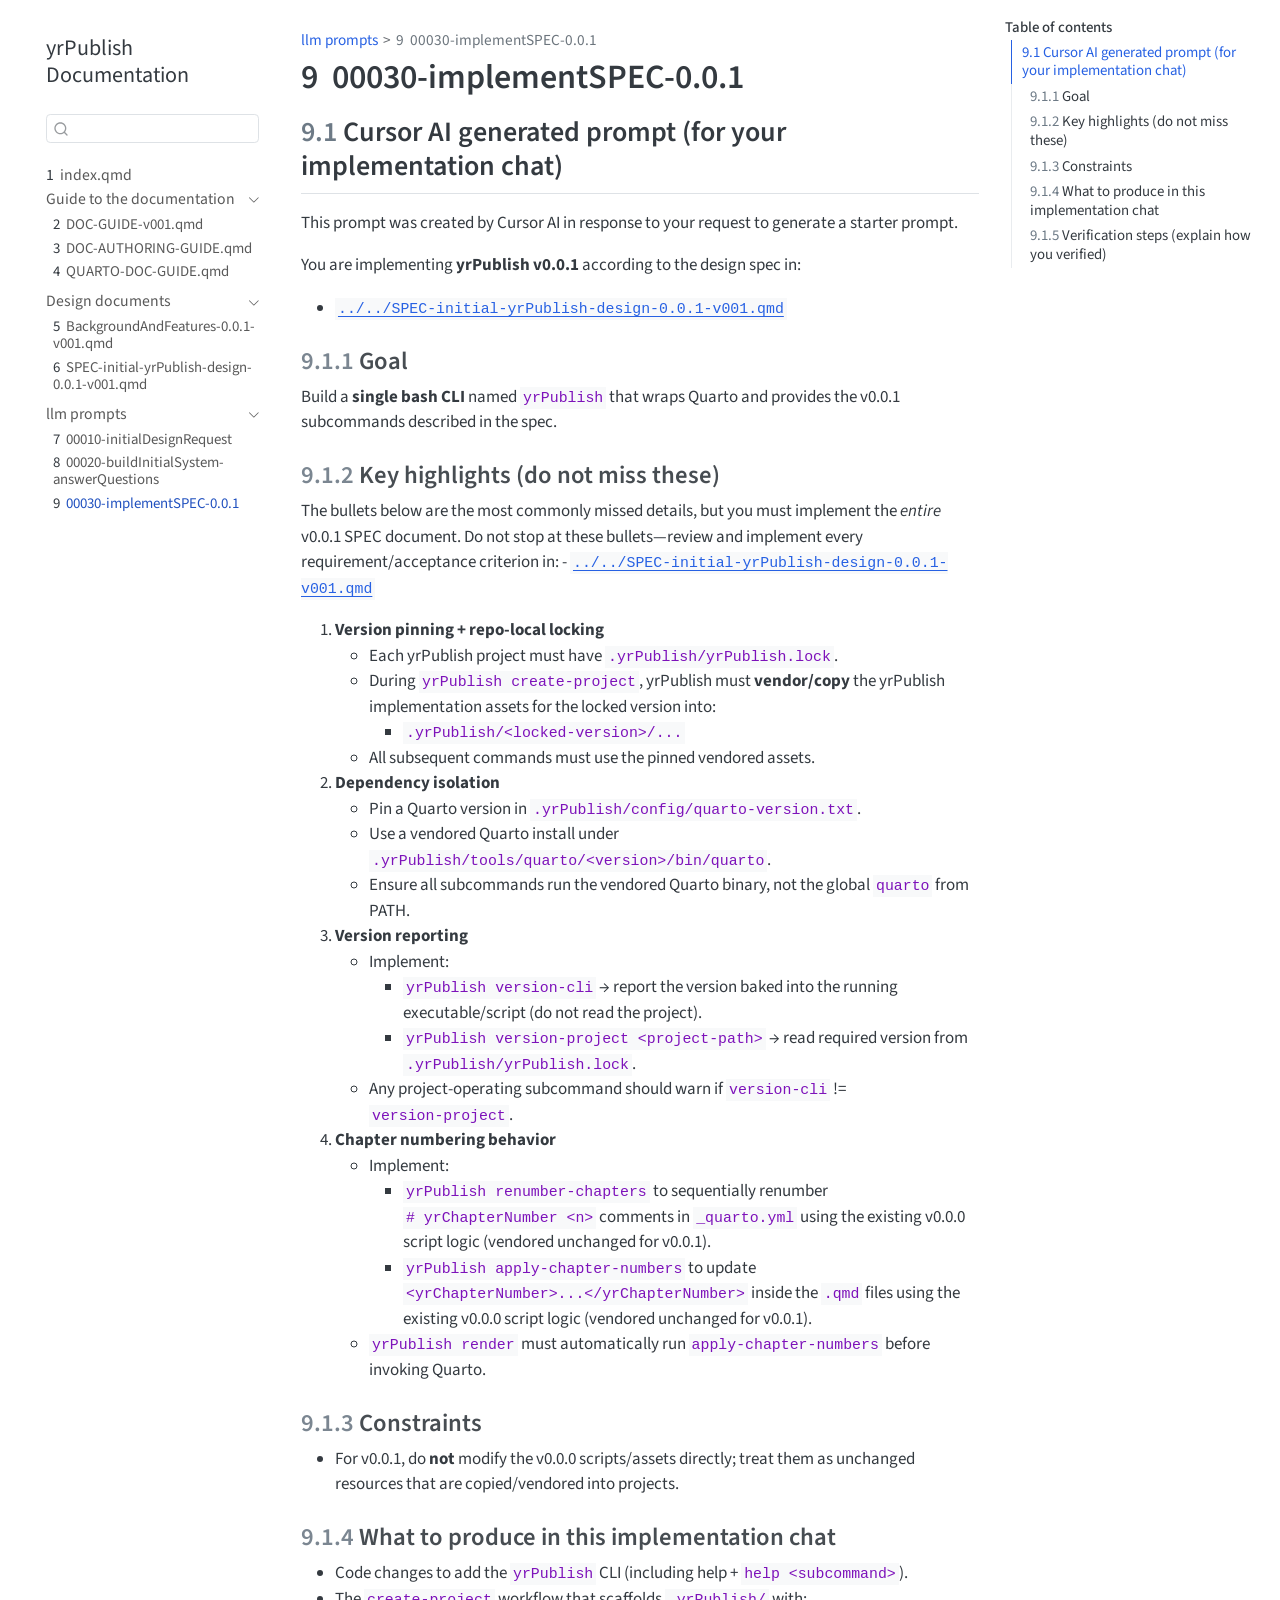
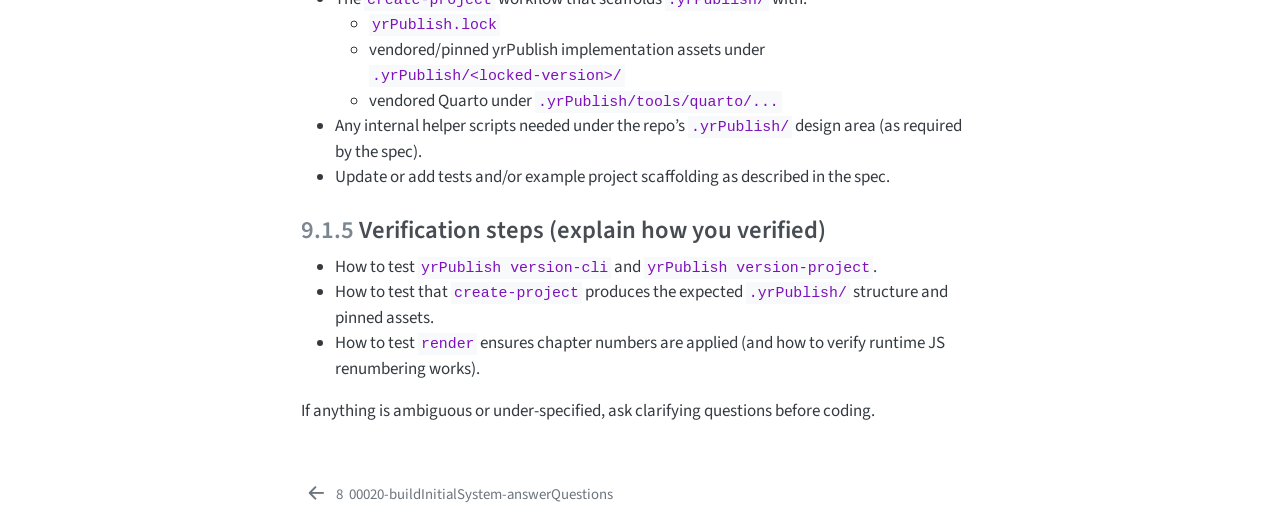
<file: docs/_book/llmChats/00030-implementSPEC-0.0.1/prompt.html>
<!DOCTYPE html>
<html xmlns="http://www.w3.org/1999/xhtml" lang="en" xml:lang="en"><head>

<meta charset="utf-8">
<meta name="generator" content="quarto-1.7.33">

<meta name="viewport" content="width=device-width, initial-scale=1.0, user-scalable=yes">


<title>9&nbsp; 00030-implementSPEC-0.0.1 – yrPublish Documentation</title>
<style>
code{white-space: pre-wrap;}
span.smallcaps{font-variant: small-caps;}
div.columns{display: flex; gap: min(4vw, 1.5em);}
div.column{flex: auto; overflow-x: auto;}
div.hanging-indent{margin-left: 1.5em; text-indent: -1.5em;}
ul.task-list{list-style: none;}
ul.task-list li input[type="checkbox"] {
  width: 0.8em;
  margin: 0 0.8em 0.2em -1em; /* quarto-specific, see https://github.com/quarto-dev/quarto-cli/issues/4556 */ 
  vertical-align: middle;
}
</style>


<script src="../../site_libs/quarto-nav/quarto-nav.js"></script>
<script src="../../site_libs/quarto-nav/headroom.min.js"></script>
<script src="../../site_libs/clipboard/clipboard.min.js"></script>
<script src="../../site_libs/quarto-search/autocomplete.umd.js"></script>
<script src="../../site_libs/quarto-search/fuse.min.js"></script>
<script src="../../site_libs/quarto-search/quarto-search.js"></script>
<meta name="quarto:offset" content="../../">
<link href="../../llmChats/00020-buildInitialSystem-answerQuestions/prompt.html" rel="prev">
<script src="../../site_libs/quarto-html/quarto.js" type="module"></script>
<script src="../../site_libs/quarto-html/tabsets/tabsets.js" type="module"></script>
<script src="../../site_libs/quarto-html/popper.min.js"></script>
<script src="../../site_libs/quarto-html/tippy.umd.min.js"></script>
<script src="../../site_libs/quarto-html/anchor.min.js"></script>
<link href="../../site_libs/quarto-html/tippy.css" rel="stylesheet">
<link href="../../site_libs/quarto-html/quarto-syntax-highlighting-ea385d0e468b0dd5ea5bf0780b1290d9.css" rel="stylesheet" id="quarto-text-highlighting-styles">
<script src="../../site_libs/bootstrap/bootstrap.min.js"></script>
<link href="../../site_libs/bootstrap/bootstrap-icons.css" rel="stylesheet">
<link href="../../site_libs/bootstrap/bootstrap-12250bc6d41324f970c4c53c607dc95b.min.css" rel="stylesheet" append-hash="true" id="quarto-bootstrap" data-mode="light">
<script id="quarto-search-options" type="application/json">{
  "location": "sidebar",
  "copy-button": false,
  "collapse-after": 3,
  "panel-placement": "start",
  "type": "textbox",
  "limit": 50,
  "keyboard-shortcut": [
    "f",
    "/",
    "s"
  ],
  "show-item-context": false,
  "language": {
    "search-no-results-text": "No results",
    "search-matching-documents-text": "matching documents",
    "search-copy-link-title": "Copy link to search",
    "search-hide-matches-text": "Hide additional matches",
    "search-more-match-text": "more match in this document",
    "search-more-matches-text": "more matches in this document",
    "search-clear-button-title": "Clear",
    "search-text-placeholder": "",
    "search-detached-cancel-button-title": "Cancel",
    "search-submit-button-title": "Submit",
    "search-label": "Search"
  }
}</script>


</head>

<body class="nav-sidebar floating quarto-light">

<div id="quarto-search-results"></div>
  <header id="quarto-header" class="headroom fixed-top">
  <nav class="quarto-secondary-nav">
    <div class="container-fluid d-flex">
      <button type="button" class="quarto-btn-toggle btn" data-bs-toggle="collapse" role="button" data-bs-target=".quarto-sidebar-collapse-item" aria-controls="quarto-sidebar" aria-expanded="false" aria-label="Toggle sidebar navigation" onclick="if (window.quartoToggleHeadroom) { window.quartoToggleHeadroom(); }">
        <i class="bi bi-layout-text-sidebar-reverse"></i>
      </button>
        <nav class="quarto-page-breadcrumbs" aria-label="breadcrumb"><ol class="breadcrumb"><li class="breadcrumb-item"><a href="../../llmChats/00010-initialDesignRequest/00010-prompt.html">llm prompts</a></li><li class="breadcrumb-item"><a href="../../llmChats/00030-implementSPEC-0.0.1/prompt.html"><span class="chapter-number">9</span>&nbsp; <span class="chapter-title">00030-implementSPEC-0.0.1</span></a></li></ol></nav>
        <a class="flex-grow-1" role="navigation" data-bs-toggle="collapse" data-bs-target=".quarto-sidebar-collapse-item" aria-controls="quarto-sidebar" aria-expanded="false" aria-label="Toggle sidebar navigation" onclick="if (window.quartoToggleHeadroom) { window.quartoToggleHeadroom(); }">      
        </a>
      <button type="button" class="btn quarto-search-button" aria-label="Search" onclick="window.quartoOpenSearch();">
        <i class="bi bi-search"></i>
      </button>
    </div>
  </nav>
</header>
<!-- content -->
<div id="quarto-content" class="quarto-container page-columns page-rows-contents page-layout-article">
<!-- sidebar -->
  <nav id="quarto-sidebar" class="sidebar collapse collapse-horizontal quarto-sidebar-collapse-item sidebar-navigation floating overflow-auto">
    <div class="pt-lg-2 mt-2 text-left sidebar-header">
    <div class="sidebar-title mb-0 py-0">
      <a href="../../">yrPublish Documentation</a> 
    </div>
      </div>
        <div class="mt-2 flex-shrink-0 align-items-center">
        <div class="sidebar-search">
        <div id="quarto-search" class="" title="Search"></div>
        </div>
        </div>
    <div class="sidebar-menu-container"> 
    <ul class="list-unstyled mt-1">
        <li class="sidebar-item">
  <div class="sidebar-item-container"> 
  <a href="../../index.html" class="sidebar-item-text sidebar-link">
 <span class="menu-text"><span class="chapter-number">1</span>&nbsp; <span class="chapter-title">index.qmd</span></span></a>
  </div>
</li>
        <li class="sidebar-item sidebar-item-section">
      <div class="sidebar-item-container"> 
            <a class="sidebar-item-text sidebar-link text-start" data-bs-toggle="collapse" data-bs-target="#quarto-sidebar-section-1" role="navigation" aria-expanded="true">
 <span class="menu-text">Guide to the documentation</span></a>
          <a class="sidebar-item-toggle text-start" data-bs-toggle="collapse" data-bs-target="#quarto-sidebar-section-1" role="navigation" aria-expanded="true" aria-label="Toggle section">
            <i class="bi bi-chevron-right ms-2"></i>
          </a> 
      </div>
      <ul id="quarto-sidebar-section-1" class="collapse list-unstyled sidebar-section depth1 show">  
          <li class="sidebar-item">
  <div class="sidebar-item-container"> 
  <a href="../../DOC-GUIDE-v001.html" class="sidebar-item-text sidebar-link">
 <span class="menu-text"><span class="chapter-number">2</span>&nbsp; <span class="chapter-title">DOC-GUIDE-v001.qmd</span></span></a>
  </div>
</li>
          <li class="sidebar-item">
  <div class="sidebar-item-container"> 
  <a href="../../DOC-AUTHORING-GUIDE.html" class="sidebar-item-text sidebar-link">
 <span class="menu-text"><span class="chapter-number">3</span>&nbsp; <span class="chapter-title">DOC-AUTHORING-GUIDE.qmd</span></span></a>
  </div>
</li>
          <li class="sidebar-item">
  <div class="sidebar-item-container"> 
  <a href="../../QUARTO-DOC-GUIDE.html" class="sidebar-item-text sidebar-link">
 <span class="menu-text"><span class="chapter-number">4</span>&nbsp; <span class="chapter-title">QUARTO-DOC-GUIDE.qmd</span></span></a>
  </div>
</li>
      </ul>
  </li>
        <li class="sidebar-item sidebar-item-section">
      <div class="sidebar-item-container"> 
            <a class="sidebar-item-text sidebar-link text-start" data-bs-toggle="collapse" data-bs-target="#quarto-sidebar-section-2" role="navigation" aria-expanded="true">
 <span class="menu-text">Design documents</span></a>
          <a class="sidebar-item-toggle text-start" data-bs-toggle="collapse" data-bs-target="#quarto-sidebar-section-2" role="navigation" aria-expanded="true" aria-label="Toggle section">
            <i class="bi bi-chevron-right ms-2"></i>
          </a> 
      </div>
      <ul id="quarto-sidebar-section-2" class="collapse list-unstyled sidebar-section depth1 show">  
          <li class="sidebar-item">
  <div class="sidebar-item-container"> 
  <a href="../../BackgroundAndFeatures-0.0.1-v001.html" class="sidebar-item-text sidebar-link">
 <span class="menu-text"><span class="chapter-number">5</span>&nbsp; <span class="chapter-title">BackgroundAndFeatures-0.0.1-v001.qmd</span></span></a>
  </div>
</li>
          <li class="sidebar-item">
  <div class="sidebar-item-container"> 
  <a href="../../SPEC-initial-yrPublish-design-0.0.1-v001.html" class="sidebar-item-text sidebar-link">
 <span class="menu-text"><span class="chapter-number">6</span>&nbsp; <span class="chapter-title">SPEC-initial-yrPublish-design-0.0.1-v001.qmd</span></span></a>
  </div>
</li>
      </ul>
  </li>
        <li class="sidebar-item sidebar-item-section">
      <div class="sidebar-item-container"> 
            <a class="sidebar-item-text sidebar-link text-start" data-bs-toggle="collapse" data-bs-target="#quarto-sidebar-section-3" role="navigation" aria-expanded="true">
 <span class="menu-text">llm prompts</span></a>
          <a class="sidebar-item-toggle text-start" data-bs-toggle="collapse" data-bs-target="#quarto-sidebar-section-3" role="navigation" aria-expanded="true" aria-label="Toggle section">
            <i class="bi bi-chevron-right ms-2"></i>
          </a> 
      </div>
      <ul id="quarto-sidebar-section-3" class="collapse list-unstyled sidebar-section depth1 show">  
          <li class="sidebar-item">
  <div class="sidebar-item-container"> 
  <a href="../../llmChats/00010-initialDesignRequest/00010-prompt.html" class="sidebar-item-text sidebar-link">
 <span class="menu-text"><span class="chapter-number">7</span>&nbsp; <span class="chapter-title">00010-initialDesignRequest</span></span></a>
  </div>
</li>
          <li class="sidebar-item">
  <div class="sidebar-item-container"> 
  <a href="../../llmChats/00020-buildInitialSystem-answerQuestions/prompt.html" class="sidebar-item-text sidebar-link">
 <span class="menu-text"><span class="chapter-number">8</span>&nbsp; <span class="chapter-title">00020-buildInitialSystem-answerQuestions</span></span></a>
  </div>
</li>
          <li class="sidebar-item">
  <div class="sidebar-item-container"> 
  <a href="../../llmChats/00030-implementSPEC-0.0.1/prompt.html" class="sidebar-item-text sidebar-link active">
 <span class="menu-text"><span class="chapter-number">9</span>&nbsp; <span class="chapter-title">00030-implementSPEC-0.0.1</span></span></a>
  </div>
</li>
      </ul>
  </li>
    </ul>
    </div>
</nav>
<div id="quarto-sidebar-glass" class="quarto-sidebar-collapse-item" data-bs-toggle="collapse" data-bs-target=".quarto-sidebar-collapse-item"></div>
<!-- margin-sidebar -->
    <div id="quarto-margin-sidebar" class="sidebar margin-sidebar">
        <nav id="TOC" role="doc-toc" class="toc-active">
    <h2 id="toc-title">Table of contents</h2>
   
  <ul>
  <li><a href="#cursor-ai-generated-prompt-for-your-implementation-chat" id="toc-cursor-ai-generated-prompt-for-your-implementation-chat" class="nav-link active" data-scroll-target="#cursor-ai-generated-prompt-for-your-implementation-chat"><span class="header-section-number">9.1</span> Cursor AI generated prompt (for your implementation chat)</a>
  <ul class="collapse">
  <li><a href="#goal" id="toc-goal" class="nav-link" data-scroll-target="#goal"><span class="header-section-number">9.1.1</span> Goal</a></li>
  <li><a href="#key-highlights-do-not-miss-these" id="toc-key-highlights-do-not-miss-these" class="nav-link" data-scroll-target="#key-highlights-do-not-miss-these"><span class="header-section-number">9.1.2</span> Key highlights (do not miss these)</a></li>
  <li><a href="#constraints" id="toc-constraints" class="nav-link" data-scroll-target="#constraints"><span class="header-section-number">9.1.3</span> Constraints</a></li>
  <li><a href="#what-to-produce-in-this-implementation-chat" id="toc-what-to-produce-in-this-implementation-chat" class="nav-link" data-scroll-target="#what-to-produce-in-this-implementation-chat"><span class="header-section-number">9.1.4</span> What to produce in this implementation chat</a></li>
  <li><a href="#verification-steps-explain-how-you-verified" id="toc-verification-steps-explain-how-you-verified" class="nav-link" data-scroll-target="#verification-steps-explain-how-you-verified"><span class="header-section-number">9.1.5</span> Verification steps (explain how you verified)</a></li>
  </ul></li>
  </ul>
</nav>
    </div>
<!-- main -->
<main class="content" id="quarto-document-content">

<header id="title-block-header" class="quarto-title-block default"><nav class="quarto-page-breadcrumbs quarto-title-breadcrumbs d-none d-lg-block" aria-label="breadcrumb"><ol class="breadcrumb"><li class="breadcrumb-item"><a href="../../llmChats/00010-initialDesignRequest/00010-prompt.html">llm prompts</a></li><li class="breadcrumb-item"><a href="../../llmChats/00030-implementSPEC-0.0.1/prompt.html"><span class="chapter-number">9</span>&nbsp; <span class="chapter-title">00030-implementSPEC-0.0.1</span></a></li></ol></nav>
<div class="quarto-title">
<h1 class="title"><span class="chapter-number">9</span>&nbsp; <span class="chapter-title">00030-implementSPEC-0.0.1</span></h1>
</div>



<div class="quarto-title-meta">

    
  
    
  </div>
  


</header>


<section id="cursor-ai-generated-prompt-for-your-implementation-chat" class="level2" data-number="9.1">
<h2 data-number="9.1" class="anchored" data-anchor-id="cursor-ai-generated-prompt-for-your-implementation-chat"><span class="header-section-number">9.1</span> Cursor AI generated prompt (for your implementation chat)</h2>
<p>This prompt was created by Cursor AI in response to your request to generate a starter prompt.</p>
<p>You are implementing <strong>yrPublish v0.0.1</strong> according to the design spec in:</p>
<ul>
<li><a href="../../SPEC-initial-yrPublish-design-0.0.1-v001.html"><code>../../SPEC-initial-yrPublish-design-0.0.1-v001.qmd</code></a></li>
</ul>
<section id="goal" class="level3" data-number="9.1.1">
<h3 data-number="9.1.1" class="anchored" data-anchor-id="goal"><span class="header-section-number">9.1.1</span> Goal</h3>
<p>Build a <strong>single bash CLI</strong> named <code>yrPublish</code> that wraps Quarto and provides the v0.0.1 subcommands described in the spec.</p>
</section>
<section id="key-highlights-do-not-miss-these" class="level3" data-number="9.1.2">
<h3 data-number="9.1.2" class="anchored" data-anchor-id="key-highlights-do-not-miss-these"><span class="header-section-number">9.1.2</span> Key highlights (do not miss these)</h3>
<p>The bullets below are the most commonly missed details, but you must implement the <em>entire</em> v0.0.1 SPEC document. Do not stop at these bullets—review and implement every requirement/acceptance criterion in: - <a href="../../SPEC-initial-yrPublish-design-0.0.1-v001.html"><code>../../SPEC-initial-yrPublish-design-0.0.1-v001.qmd</code></a></p>
<ol type="1">
<li><strong>Version pinning + repo-local locking</strong>
<ul>
<li>Each yrPublish project must have <code>.yrPublish/yrPublish.lock</code>.</li>
<li>During <code>yrPublish create-project</code>, yrPublish must <strong>vendor/copy</strong> the yrPublish implementation assets for the locked version into:
<ul>
<li><code>.yrPublish/&lt;locked-version&gt;/...</code></li>
</ul></li>
<li>All subsequent commands must use the pinned vendored assets.</li>
</ul></li>
<li><strong>Dependency isolation</strong>
<ul>
<li>Pin a Quarto version in <code>.yrPublish/config/quarto-version.txt</code>.</li>
<li>Use a vendored Quarto install under <code>.yrPublish/tools/quarto/&lt;version&gt;/bin/quarto</code>.</li>
<li>Ensure all subcommands run the vendored Quarto binary, not the global <code>quarto</code> from PATH.</li>
</ul></li>
<li><strong>Version reporting</strong>
<ul>
<li>Implement:
<ul>
<li><code>yrPublish version-cli</code> → report the version baked into the running executable/script (do not read the project).</li>
<li><code>yrPublish version-project &lt;project-path&gt;</code> → read required version from <code>.yrPublish/yrPublish.lock</code>.</li>
</ul></li>
<li>Any project-operating subcommand should warn if <code>version-cli</code> != <code>version-project</code>.</li>
</ul></li>
<li><strong>Chapter numbering behavior</strong>
<ul>
<li>Implement:
<ul>
<li><code>yrPublish renumber-chapters</code> to sequentially renumber <code># yrChapterNumber &lt;n&gt;</code> comments in <code>_quarto.yml</code> using the existing v0.0.0 script logic (vendored unchanged for v0.0.1).</li>
<li><code>yrPublish apply-chapter-numbers</code> to update <code>&lt;yrChapterNumber&gt;...&lt;/yrChapterNumber&gt;</code> inside the <code>.qmd</code> files using the existing v0.0.0 script logic (vendored unchanged for v0.0.1).</li>
</ul></li>
<li><code>yrPublish render</code> must automatically run <code>apply-chapter-numbers</code> before invoking Quarto.</li>
</ul></li>
</ol>
</section>
<section id="constraints" class="level3" data-number="9.1.3">
<h3 data-number="9.1.3" class="anchored" data-anchor-id="constraints"><span class="header-section-number">9.1.3</span> Constraints</h3>
<ul>
<li>For v0.0.1, do <strong>not</strong> modify the v0.0.0 scripts/assets directly; treat them as unchanged resources that are copied/vendored into projects.</li>
</ul>
</section>
<section id="what-to-produce-in-this-implementation-chat" class="level3" data-number="9.1.4">
<h3 data-number="9.1.4" class="anchored" data-anchor-id="what-to-produce-in-this-implementation-chat"><span class="header-section-number">9.1.4</span> What to produce in this implementation chat</h3>
<ul>
<li>Code changes to add the <code>yrPublish</code> CLI (including help + <code>help &lt;subcommand&gt;</code>).</li>
<li>The <code>create-project</code> workflow that scaffolds <code>.yrPublish/</code> with:
<ul>
<li><code>yrPublish.lock</code></li>
<li>vendored/pinned yrPublish implementation assets under <code>.yrPublish/&lt;locked-version&gt;/</code></li>
<li>vendored Quarto under <code>.yrPublish/tools/quarto/...</code></li>
</ul></li>
<li>Any internal helper scripts needed under the repo’s <code>.yrPublish/</code> design area (as required by the spec).</li>
<li>Update or add tests and/or example project scaffolding as described in the spec.</li>
</ul>
</section>
<section id="verification-steps-explain-how-you-verified" class="level3" data-number="9.1.5">
<h3 data-number="9.1.5" class="anchored" data-anchor-id="verification-steps-explain-how-you-verified"><span class="header-section-number">9.1.5</span> Verification steps (explain how you verified)</h3>
<ul>
<li>How to test <code>yrPublish version-cli</code> and <code>yrPublish version-project</code>.</li>
<li>How to test that <code>create-project</code> produces the expected <code>.yrPublish/</code> structure and pinned assets.</li>
<li>How to test <code>render</code> ensures chapter numbers are applied (and how to verify runtime JS renumbering works).</li>
</ul>
<p>If anything is ambiguous or under-specified, ask clarifying questions before coding.</p>


</section>
</section>

</main> <!-- /main -->
<script id="quarto-html-after-body" type="application/javascript">
  window.document.addEventListener("DOMContentLoaded", function (event) {
    const icon = "";
    const anchorJS = new window.AnchorJS();
    anchorJS.options = {
      placement: 'right',
      icon: icon
    };
    anchorJS.add('.anchored');
    const isCodeAnnotation = (el) => {
      for (const clz of el.classList) {
        if (clz.startsWith('code-annotation-')) {                     
          return true;
        }
      }
      return false;
    }
    const onCopySuccess = function(e) {
      // button target
      const button = e.trigger;
      // don't keep focus
      button.blur();
      // flash "checked"
      button.classList.add('code-copy-button-checked');
      var currentTitle = button.getAttribute("title");
      button.setAttribute("title", "Copied!");
      let tooltip;
      if (window.bootstrap) {
        button.setAttribute("data-bs-toggle", "tooltip");
        button.setAttribute("data-bs-placement", "left");
        button.setAttribute("data-bs-title", "Copied!");
        tooltip = new bootstrap.Tooltip(button, 
          { trigger: "manual", 
            customClass: "code-copy-button-tooltip",
            offset: [0, -8]});
        tooltip.show();    
      }
      setTimeout(function() {
        if (tooltip) {
          tooltip.hide();
          button.removeAttribute("data-bs-title");
          button.removeAttribute("data-bs-toggle");
          button.removeAttribute("data-bs-placement");
        }
        button.setAttribute("title", currentTitle);
        button.classList.remove('code-copy-button-checked');
      }, 1000);
      // clear code selection
      e.clearSelection();
    }
    const getTextToCopy = function(trigger) {
        const codeEl = trigger.previousElementSibling.cloneNode(true);
        for (const childEl of codeEl.children) {
          if (isCodeAnnotation(childEl)) {
            childEl.remove();
          }
        }
        return codeEl.innerText;
    }
    const clipboard = new window.ClipboardJS('.code-copy-button:not([data-in-quarto-modal])', {
      text: getTextToCopy
    });
    clipboard.on('success', onCopySuccess);
    if (window.document.getElementById('quarto-embedded-source-code-modal')) {
      const clipboardModal = new window.ClipboardJS('.code-copy-button[data-in-quarto-modal]', {
        text: getTextToCopy,
        container: window.document.getElementById('quarto-embedded-source-code-modal')
      });
      clipboardModal.on('success', onCopySuccess);
    }
      var localhostRegex = new RegExp(/^(?:http|https):\/\/localhost\:?[0-9]*\//);
      var mailtoRegex = new RegExp(/^mailto:/);
        var filterRegex = new RegExp('/' + window.location.host + '/');
      var isInternal = (href) => {
          return filterRegex.test(href) || localhostRegex.test(href) || mailtoRegex.test(href);
      }
      // Inspect non-navigation links and adorn them if external
     var links = window.document.querySelectorAll('a[href]:not(.nav-link):not(.navbar-brand):not(.toc-action):not(.sidebar-link):not(.sidebar-item-toggle):not(.pagination-link):not(.no-external):not([aria-hidden]):not(.dropdown-item):not(.quarto-navigation-tool):not(.about-link)');
      for (var i=0; i<links.length; i++) {
        const link = links[i];
        if (!isInternal(link.href)) {
          // undo the damage that might have been done by quarto-nav.js in the case of
          // links that we want to consider external
          if (link.dataset.originalHref !== undefined) {
            link.href = link.dataset.originalHref;
          }
        }
      }
    function tippyHover(el, contentFn, onTriggerFn, onUntriggerFn) {
      const config = {
        allowHTML: true,
        maxWidth: 500,
        delay: 100,
        arrow: false,
        appendTo: function(el) {
            return el.parentElement;
        },
        interactive: true,
        interactiveBorder: 10,
        theme: 'quarto',
        placement: 'bottom-start',
      };
      if (contentFn) {
        config.content = contentFn;
      }
      if (onTriggerFn) {
        config.onTrigger = onTriggerFn;
      }
      if (onUntriggerFn) {
        config.onUntrigger = onUntriggerFn;
      }
      window.tippy(el, config); 
    }
    const noterefs = window.document.querySelectorAll('a[role="doc-noteref"]');
    for (var i=0; i<noterefs.length; i++) {
      const ref = noterefs[i];
      tippyHover(ref, function() {
        // use id or data attribute instead here
        let href = ref.getAttribute('data-footnote-href') || ref.getAttribute('href');
        try { href = new URL(href).hash; } catch {}
        const id = href.replace(/^#\/?/, "");
        const note = window.document.getElementById(id);
        if (note) {
          return note.innerHTML;
        } else {
          return "";
        }
      });
    }
    const xrefs = window.document.querySelectorAll('a.quarto-xref');
    const processXRef = (id, note) => {
      // Strip column container classes
      const stripColumnClz = (el) => {
        el.classList.remove("page-full", "page-columns");
        if (el.children) {
          for (const child of el.children) {
            stripColumnClz(child);
          }
        }
      }
      stripColumnClz(note)
      if (id === null || id.startsWith('sec-')) {
        // Special case sections, only their first couple elements
        const container = document.createElement("div");
        if (note.children && note.children.length > 2) {
          container.appendChild(note.children[0].cloneNode(true));
          for (let i = 1; i < note.children.length; i++) {
            const child = note.children[i];
            if (child.tagName === "P" && child.innerText === "") {
              continue;
            } else {
              container.appendChild(child.cloneNode(true));
              break;
            }
          }
          if (window.Quarto?.typesetMath) {
            window.Quarto.typesetMath(container);
          }
          return container.innerHTML
        } else {
          if (window.Quarto?.typesetMath) {
            window.Quarto.typesetMath(note);
          }
          return note.innerHTML;
        }
      } else {
        // Remove any anchor links if they are present
        const anchorLink = note.querySelector('a.anchorjs-link');
        if (anchorLink) {
          anchorLink.remove();
        }
        if (window.Quarto?.typesetMath) {
          window.Quarto.typesetMath(note);
        }
        if (note.classList.contains("callout")) {
          return note.outerHTML;
        } else {
          return note.innerHTML;
        }
      }
    }
    for (var i=0; i<xrefs.length; i++) {
      const xref = xrefs[i];
      tippyHover(xref, undefined, function(instance) {
        instance.disable();
        let url = xref.getAttribute('href');
        let hash = undefined; 
        if (url.startsWith('#')) {
          hash = url;
        } else {
          try { hash = new URL(url).hash; } catch {}
        }
        if (hash) {
          const id = hash.replace(/^#\/?/, "");
          const note = window.document.getElementById(id);
          if (note !== null) {
            try {
              const html = processXRef(id, note.cloneNode(true));
              instance.setContent(html);
            } finally {
              instance.enable();
              instance.show();
            }
          } else {
            // See if we can fetch this
            fetch(url.split('#')[0])
            .then(res => res.text())
            .then(html => {
              const parser = new DOMParser();
              const htmlDoc = parser.parseFromString(html, "text/html");
              const note = htmlDoc.getElementById(id);
              if (note !== null) {
                const html = processXRef(id, note);
                instance.setContent(html);
              } 
            }).finally(() => {
              instance.enable();
              instance.show();
            });
          }
        } else {
          // See if we can fetch a full url (with no hash to target)
          // This is a special case and we should probably do some content thinning / targeting
          fetch(url)
          .then(res => res.text())
          .then(html => {
            const parser = new DOMParser();
            const htmlDoc = parser.parseFromString(html, "text/html");
            const note = htmlDoc.querySelector('main.content');
            if (note !== null) {
              // This should only happen for chapter cross references
              // (since there is no id in the URL)
              // remove the first header
              if (note.children.length > 0 && note.children[0].tagName === "HEADER") {
                note.children[0].remove();
              }
              const html = processXRef(null, note);
              instance.setContent(html);
            } 
          }).finally(() => {
            instance.enable();
            instance.show();
          });
        }
      }, function(instance) {
      });
    }
        let selectedAnnoteEl;
        const selectorForAnnotation = ( cell, annotation) => {
          let cellAttr = 'data-code-cell="' + cell + '"';
          let lineAttr = 'data-code-annotation="' +  annotation + '"';
          const selector = 'span[' + cellAttr + '][' + lineAttr + ']';
          return selector;
        }
        const selectCodeLines = (annoteEl) => {
          const doc = window.document;
          const targetCell = annoteEl.getAttribute("data-target-cell");
          const targetAnnotation = annoteEl.getAttribute("data-target-annotation");
          const annoteSpan = window.document.querySelector(selectorForAnnotation(targetCell, targetAnnotation));
          const lines = annoteSpan.getAttribute("data-code-lines").split(",");
          const lineIds = lines.map((line) => {
            return targetCell + "-" + line;
          })
          let top = null;
          let height = null;
          let parent = null;
          if (lineIds.length > 0) {
              //compute the position of the single el (top and bottom and make a div)
              const el = window.document.getElementById(lineIds[0]);
              top = el.offsetTop;
              height = el.offsetHeight;
              parent = el.parentElement.parentElement;
            if (lineIds.length > 1) {
              const lastEl = window.document.getElementById(lineIds[lineIds.length - 1]);
              const bottom = lastEl.offsetTop + lastEl.offsetHeight;
              height = bottom - top;
            }
            if (top !== null && height !== null && parent !== null) {
              // cook up a div (if necessary) and position it 
              let div = window.document.getElementById("code-annotation-line-highlight");
              if (div === null) {
                div = window.document.createElement("div");
                div.setAttribute("id", "code-annotation-line-highlight");
                div.style.position = 'absolute';
                parent.appendChild(div);
              }
              div.style.top = top - 2 + "px";
              div.style.height = height + 4 + "px";
              div.style.left = 0;
              let gutterDiv = window.document.getElementById("code-annotation-line-highlight-gutter");
              if (gutterDiv === null) {
                gutterDiv = window.document.createElement("div");
                gutterDiv.setAttribute("id", "code-annotation-line-highlight-gutter");
                gutterDiv.style.position = 'absolute';
                const codeCell = window.document.getElementById(targetCell);
                const gutter = codeCell.querySelector('.code-annotation-gutter');
                gutter.appendChild(gutterDiv);
              }
              gutterDiv.style.top = top - 2 + "px";
              gutterDiv.style.height = height + 4 + "px";
            }
            selectedAnnoteEl = annoteEl;
          }
        };
        const unselectCodeLines = () => {
          const elementsIds = ["code-annotation-line-highlight", "code-annotation-line-highlight-gutter"];
          elementsIds.forEach((elId) => {
            const div = window.document.getElementById(elId);
            if (div) {
              div.remove();
            }
          });
          selectedAnnoteEl = undefined;
        };
          // Handle positioning of the toggle
      window.addEventListener(
        "resize",
        throttle(() => {
          elRect = undefined;
          if (selectedAnnoteEl) {
            selectCodeLines(selectedAnnoteEl);
          }
        }, 10)
      );
      function throttle(fn, ms) {
      let throttle = false;
      let timer;
        return (...args) => {
          if(!throttle) { // first call gets through
              fn.apply(this, args);
              throttle = true;
          } else { // all the others get throttled
              if(timer) clearTimeout(timer); // cancel #2
              timer = setTimeout(() => {
                fn.apply(this, args);
                timer = throttle = false;
              }, ms);
          }
        };
      }
        // Attach click handler to the DT
        const annoteDls = window.document.querySelectorAll('dt[data-target-cell]');
        for (const annoteDlNode of annoteDls) {
          annoteDlNode.addEventListener('click', (event) => {
            const clickedEl = event.target;
            if (clickedEl !== selectedAnnoteEl) {
              unselectCodeLines();
              const activeEl = window.document.querySelector('dt[data-target-cell].code-annotation-active');
              if (activeEl) {
                activeEl.classList.remove('code-annotation-active');
              }
              selectCodeLines(clickedEl);
              clickedEl.classList.add('code-annotation-active');
            } else {
              // Unselect the line
              unselectCodeLines();
              clickedEl.classList.remove('code-annotation-active');
            }
          });
        }
    const findCites = (el) => {
      const parentEl = el.parentElement;
      if (parentEl) {
        const cites = parentEl.dataset.cites;
        if (cites) {
          return {
            el,
            cites: cites.split(' ')
          };
        } else {
          return findCites(el.parentElement)
        }
      } else {
        return undefined;
      }
    };
    var bibliorefs = window.document.querySelectorAll('a[role="doc-biblioref"]');
    for (var i=0; i<bibliorefs.length; i++) {
      const ref = bibliorefs[i];
      const citeInfo = findCites(ref);
      if (citeInfo) {
        tippyHover(citeInfo.el, function() {
          var popup = window.document.createElement('div');
          citeInfo.cites.forEach(function(cite) {
            var citeDiv = window.document.createElement('div');
            citeDiv.classList.add('hanging-indent');
            citeDiv.classList.add('csl-entry');
            var biblioDiv = window.document.getElementById('ref-' + cite);
            if (biblioDiv) {
              citeDiv.innerHTML = biblioDiv.innerHTML;
            }
            popup.appendChild(citeDiv);
          });
          return popup.innerHTML;
        });
      }
    }
  });
  </script>
<nav class="page-navigation">
  <div class="nav-page nav-page-previous">
      <a href="../../llmChats/00020-buildInitialSystem-answerQuestions/prompt.html" class="pagination-link" aria-label="00020-buildInitialSystem-answerQuestions">
        <i class="bi bi-arrow-left-short"></i> <span class="nav-page-text"><span class="chapter-number">8</span>&nbsp; <span class="chapter-title">00020-buildInitialSystem-answerQuestions</span></span>
      </a>          
  </div>
  <div class="nav-page nav-page-next">
  </div>
</nav>
</div> <!-- /content -->




</body></html>
</file>
<file: docs/_book/site_libs/quarto-html/tippy.css>
.tippy-box[data-animation=fade][data-state=hidden]{opacity:0}[data-tippy-root]{max-width:calc(100vw - 10px)}.tippy-box{position:relative;background-color:#333;color:#fff;border-radius:4px;font-size:14px;line-height:1.4;white-space:normal;outline:0;transition-property:transform,visibility,opacity}.tippy-box[data-placement^=top]>.tippy-arrow{bottom:0}.tippy-box[data-placement^=top]>.tippy-arrow:before{bottom:-7px;left:0;border-width:8px 8px 0;border-top-color:initial;transform-origin:center top}.tippy-box[data-placement^=bottom]>.tippy-arrow{top:0}.tippy-box[data-placement^=bottom]>.tippy-arrow:before{top:-7px;left:0;border-width:0 8px 8px;border-bottom-color:initial;transform-origin:center bottom}.tippy-box[data-placement^=left]>.tippy-arrow{right:0}.tippy-box[data-placement^=left]>.tippy-arrow:before{border-width:8px 0 8px 8px;border-left-color:initial;right:-7px;transform-origin:center left}.tippy-box[data-placement^=right]>.tippy-arrow{left:0}.tippy-box[data-placement^=right]>.tippy-arrow:before{left:-7px;border-width:8px 8px 8px 0;border-right-color:initial;transform-origin:center right}.tippy-box[data-inertia][data-state=visible]{transition-timing-function:cubic-bezier(.54,1.5,.38,1.11)}.tippy-arrow{width:16px;height:16px;color:#333}.tippy-arrow:before{content:"";position:absolute;border-color:transparent;border-style:solid}.tippy-content{position:relative;padding:5px 9px;z-index:1}
</file>
<file: docs/_book/site_libs/quarto-html/quarto-syntax-highlighting-ea385d0e468b0dd5ea5bf0780b1290d9.css>
/* quarto syntax highlight colors */
:root {
  --quarto-hl-ot-color: #003B4F;
  --quarto-hl-at-color: #657422;
  --quarto-hl-ss-color: #20794D;
  --quarto-hl-an-color: #5E5E5E;
  --quarto-hl-fu-color: #4758AB;
  --quarto-hl-st-color: #20794D;
  --quarto-hl-cf-color: #003B4F;
  --quarto-hl-op-color: #5E5E5E;
  --quarto-hl-er-color: #AD0000;
  --quarto-hl-bn-color: #AD0000;
  --quarto-hl-al-color: #AD0000;
  --quarto-hl-va-color: #111111;
  --quarto-hl-bu-color: inherit;
  --quarto-hl-ex-color: inherit;
  --quarto-hl-pp-color: #AD0000;
  --quarto-hl-in-color: #5E5E5E;
  --quarto-hl-vs-color: #20794D;
  --quarto-hl-wa-color: #5E5E5E;
  --quarto-hl-do-color: #5E5E5E;
  --quarto-hl-im-color: #00769E;
  --quarto-hl-ch-color: #20794D;
  --quarto-hl-dt-color: #AD0000;
  --quarto-hl-fl-color: #AD0000;
  --quarto-hl-co-color: #5E5E5E;
  --quarto-hl-cv-color: #5E5E5E;
  --quarto-hl-cn-color: #8f5902;
  --quarto-hl-sc-color: #5E5E5E;
  --quarto-hl-dv-color: #AD0000;
  --quarto-hl-kw-color: #003B4F;
}

/* other quarto variables */
:root {
  --quarto-font-monospace: SFMono-Regular, Menlo, Monaco, Consolas, "Liberation Mono", "Courier New", monospace;
}

/* syntax highlight based on Pandoc's rules */
pre > code.sourceCode > span {
  color: #003B4F;
}

code.sourceCode > span {
  color: #003B4F;
}

div.sourceCode,
div.sourceCode pre.sourceCode {
  color: #003B4F;
}

/* Normal */
code span {
  color: #003B4F;
}

/* Alert */
code span.al {
  color: #AD0000;
  font-style: inherit;
}

/* Annotation */
code span.an {
  color: #5E5E5E;
  font-style: inherit;
}

/* Attribute */
code span.at {
  color: #657422;
  font-style: inherit;
}

/* BaseN */
code span.bn {
  color: #AD0000;
  font-style: inherit;
}

/* BuiltIn */
code span.bu {
  font-style: inherit;
}

/* ControlFlow */
code span.cf {
  color: #003B4F;
  font-weight: bold;
  font-style: inherit;
}

/* Char */
code span.ch {
  color: #20794D;
  font-style: inherit;
}

/* Constant */
code span.cn {
  color: #8f5902;
  font-style: inherit;
}

/* Comment */
code span.co {
  color: #5E5E5E;
  font-style: inherit;
}

/* CommentVar */
code span.cv {
  color: #5E5E5E;
  font-style: italic;
}

/* Documentation */
code span.do {
  color: #5E5E5E;
  font-style: italic;
}

/* DataType */
code span.dt {
  color: #AD0000;
  font-style: inherit;
}

/* DecVal */
code span.dv {
  color: #AD0000;
  font-style: inherit;
}

/* Error */
code span.er {
  color: #AD0000;
  font-style: inherit;
}

/* Extension */
code span.ex {
  font-style: inherit;
}

/* Float */
code span.fl {
  color: #AD0000;
  font-style: inherit;
}

/* Function */
code span.fu {
  color: #4758AB;
  font-style: inherit;
}

/* Import */
code span.im {
  color: #00769E;
  font-style: inherit;
}

/* Information */
code span.in {
  color: #5E5E5E;
  font-style: inherit;
}

/* Keyword */
code span.kw {
  color: #003B4F;
  font-weight: bold;
  font-style: inherit;
}

/* Operator */
code span.op {
  color: #5E5E5E;
  font-style: inherit;
}

/* Other */
code span.ot {
  color: #003B4F;
  font-style: inherit;
}

/* Preprocessor */
code span.pp {
  color: #AD0000;
  font-style: inherit;
}

/* SpecialChar */
code span.sc {
  color: #5E5E5E;
  font-style: inherit;
}

/* SpecialString */
code span.ss {
  color: #20794D;
  font-style: inherit;
}

/* String */
code span.st {
  color: #20794D;
  font-style: inherit;
}

/* Variable */
code span.va {
  color: #111111;
  font-style: inherit;
}

/* VerbatimString */
code span.vs {
  color: #20794D;
  font-style: inherit;
}

/* Warning */
code span.wa {
  color: #5E5E5E;
  font-style: italic;
}

.prevent-inlining {
  content: "</";
}

/*# sourceMappingURL=538754cbb4183396a2435bcb80637e05.css.map */
</file>
